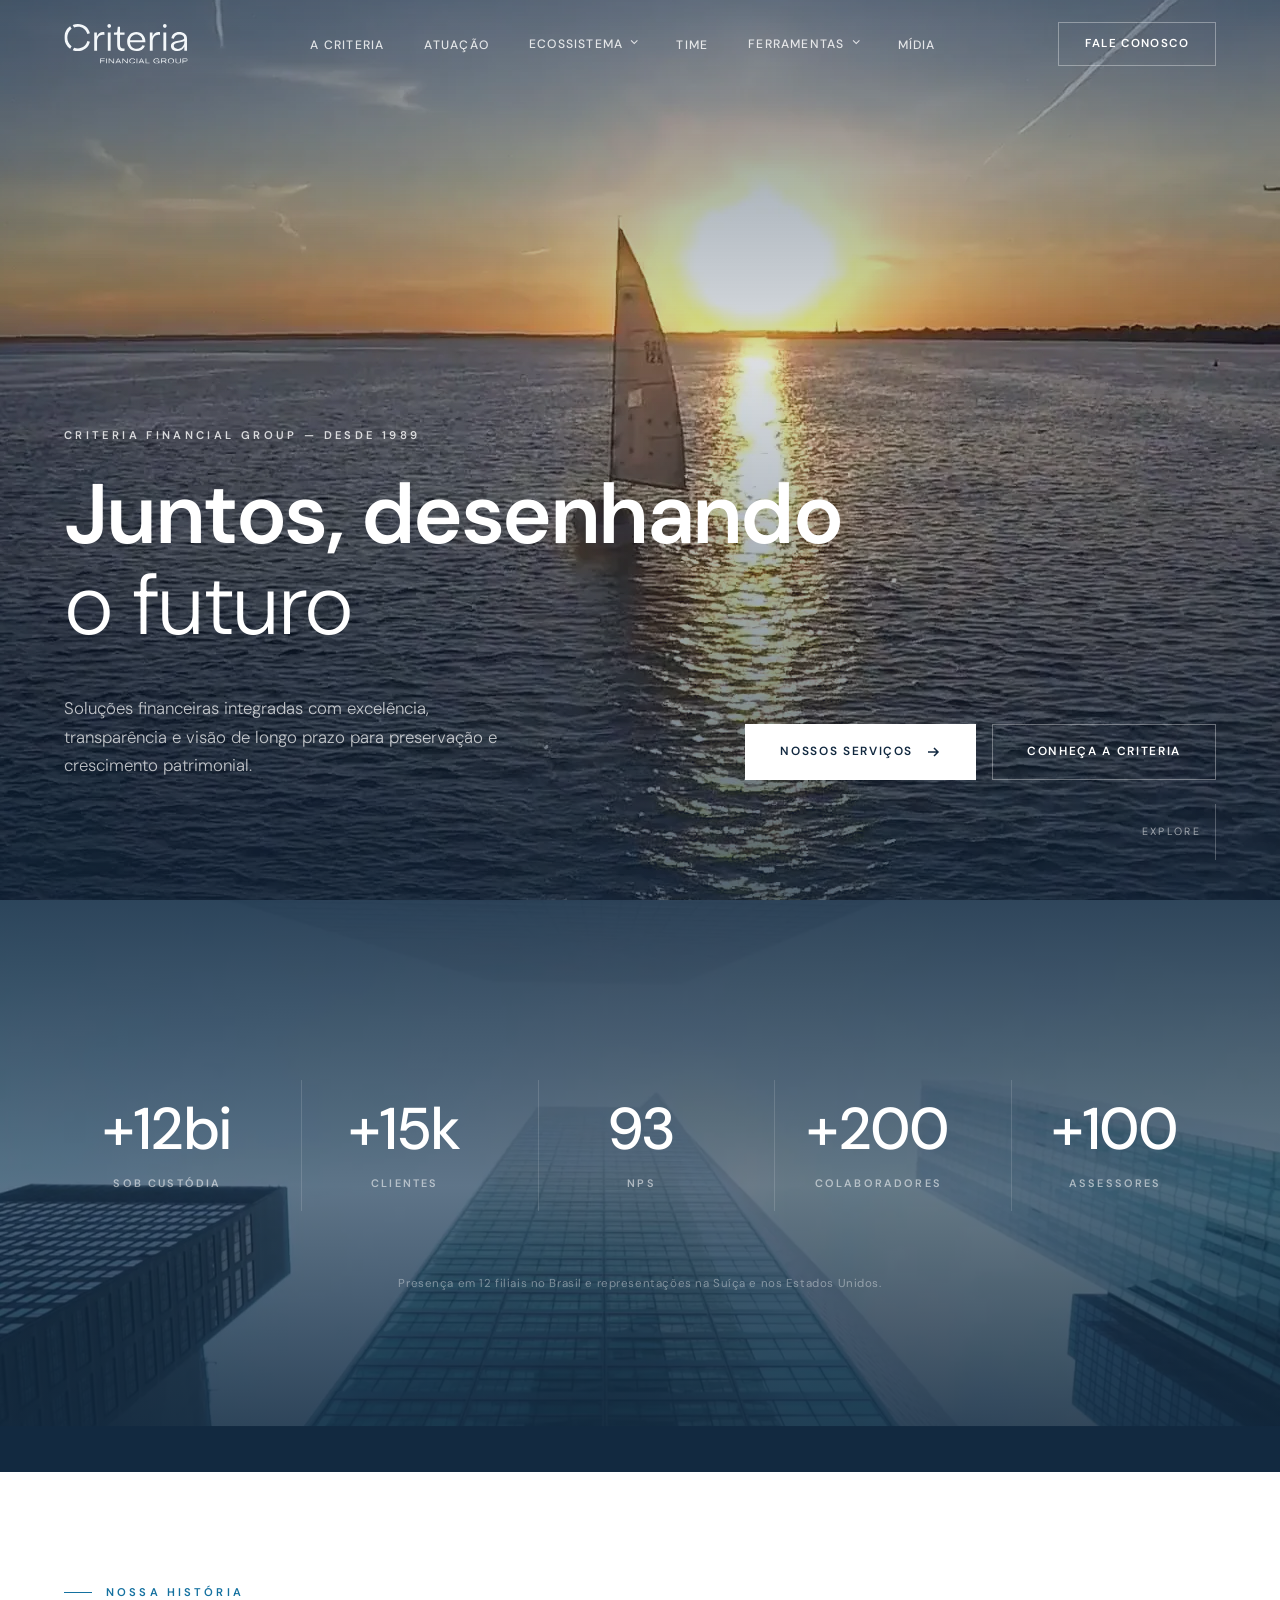
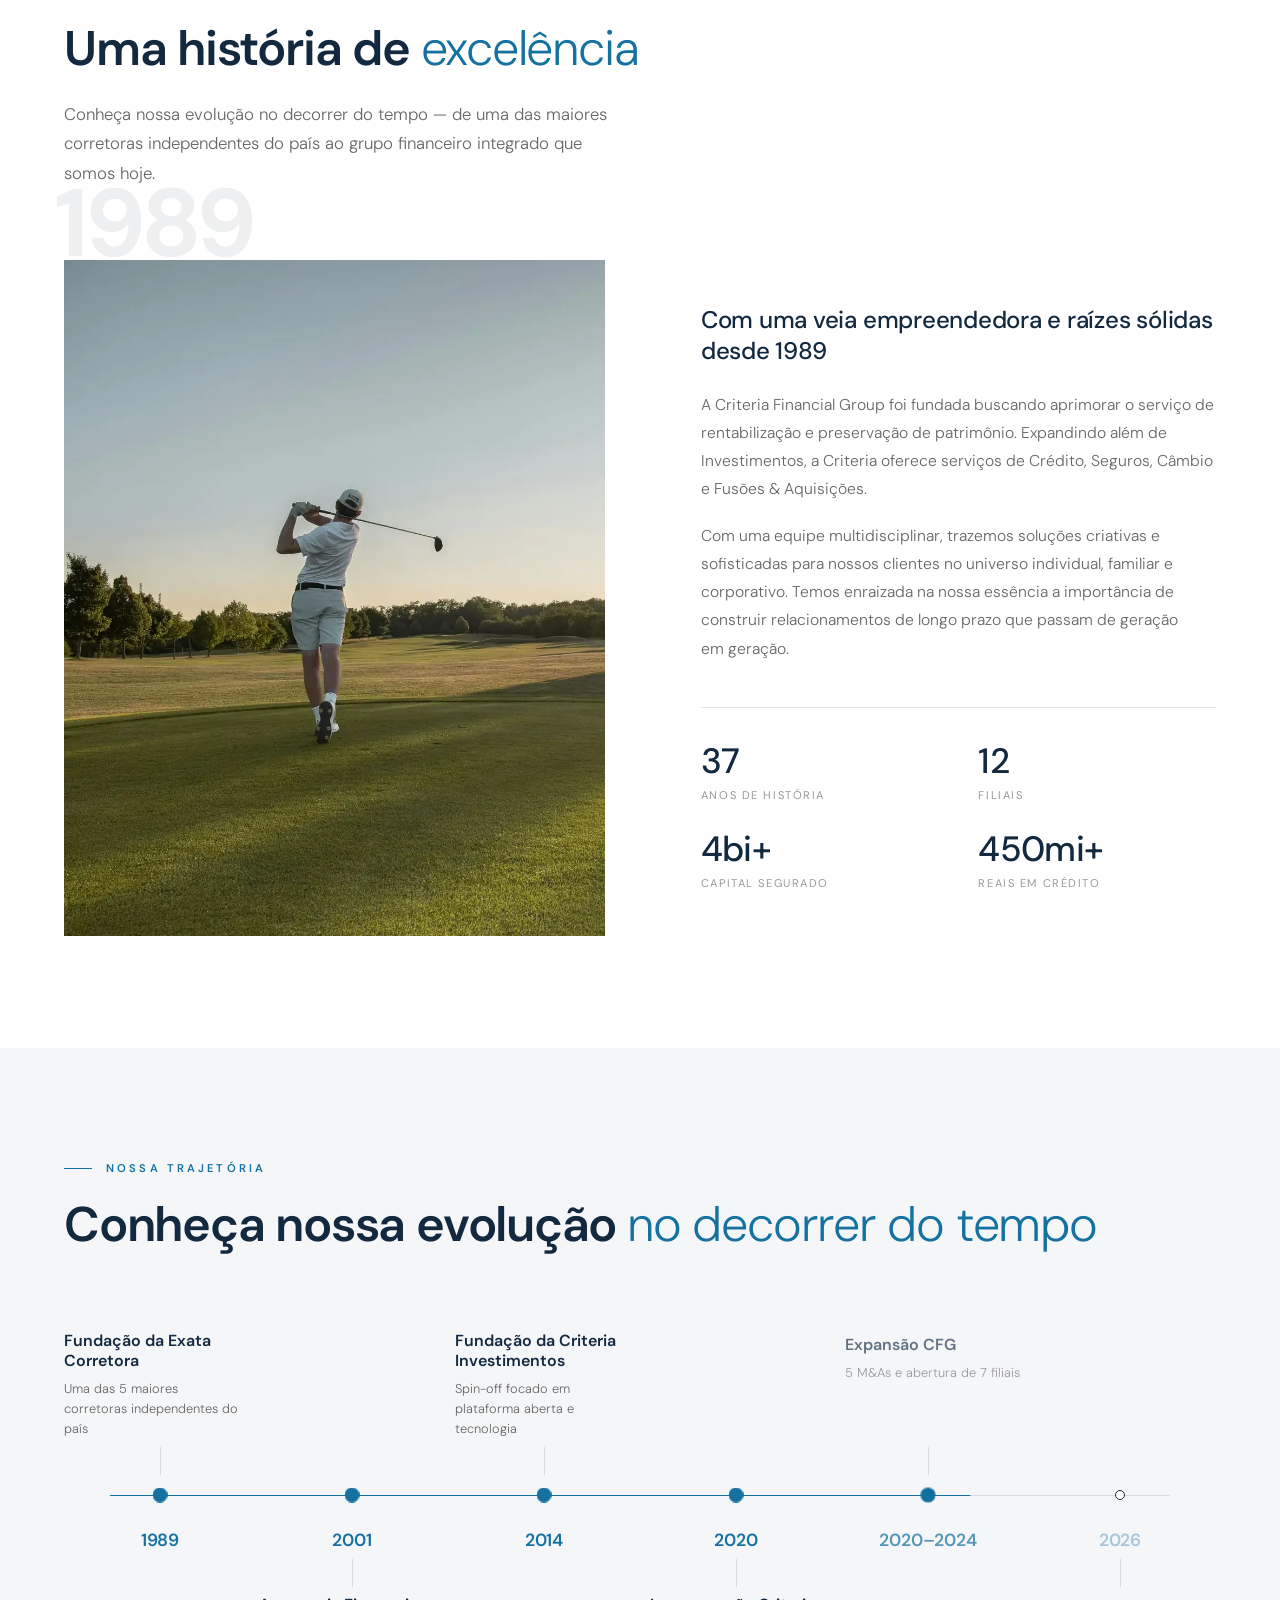
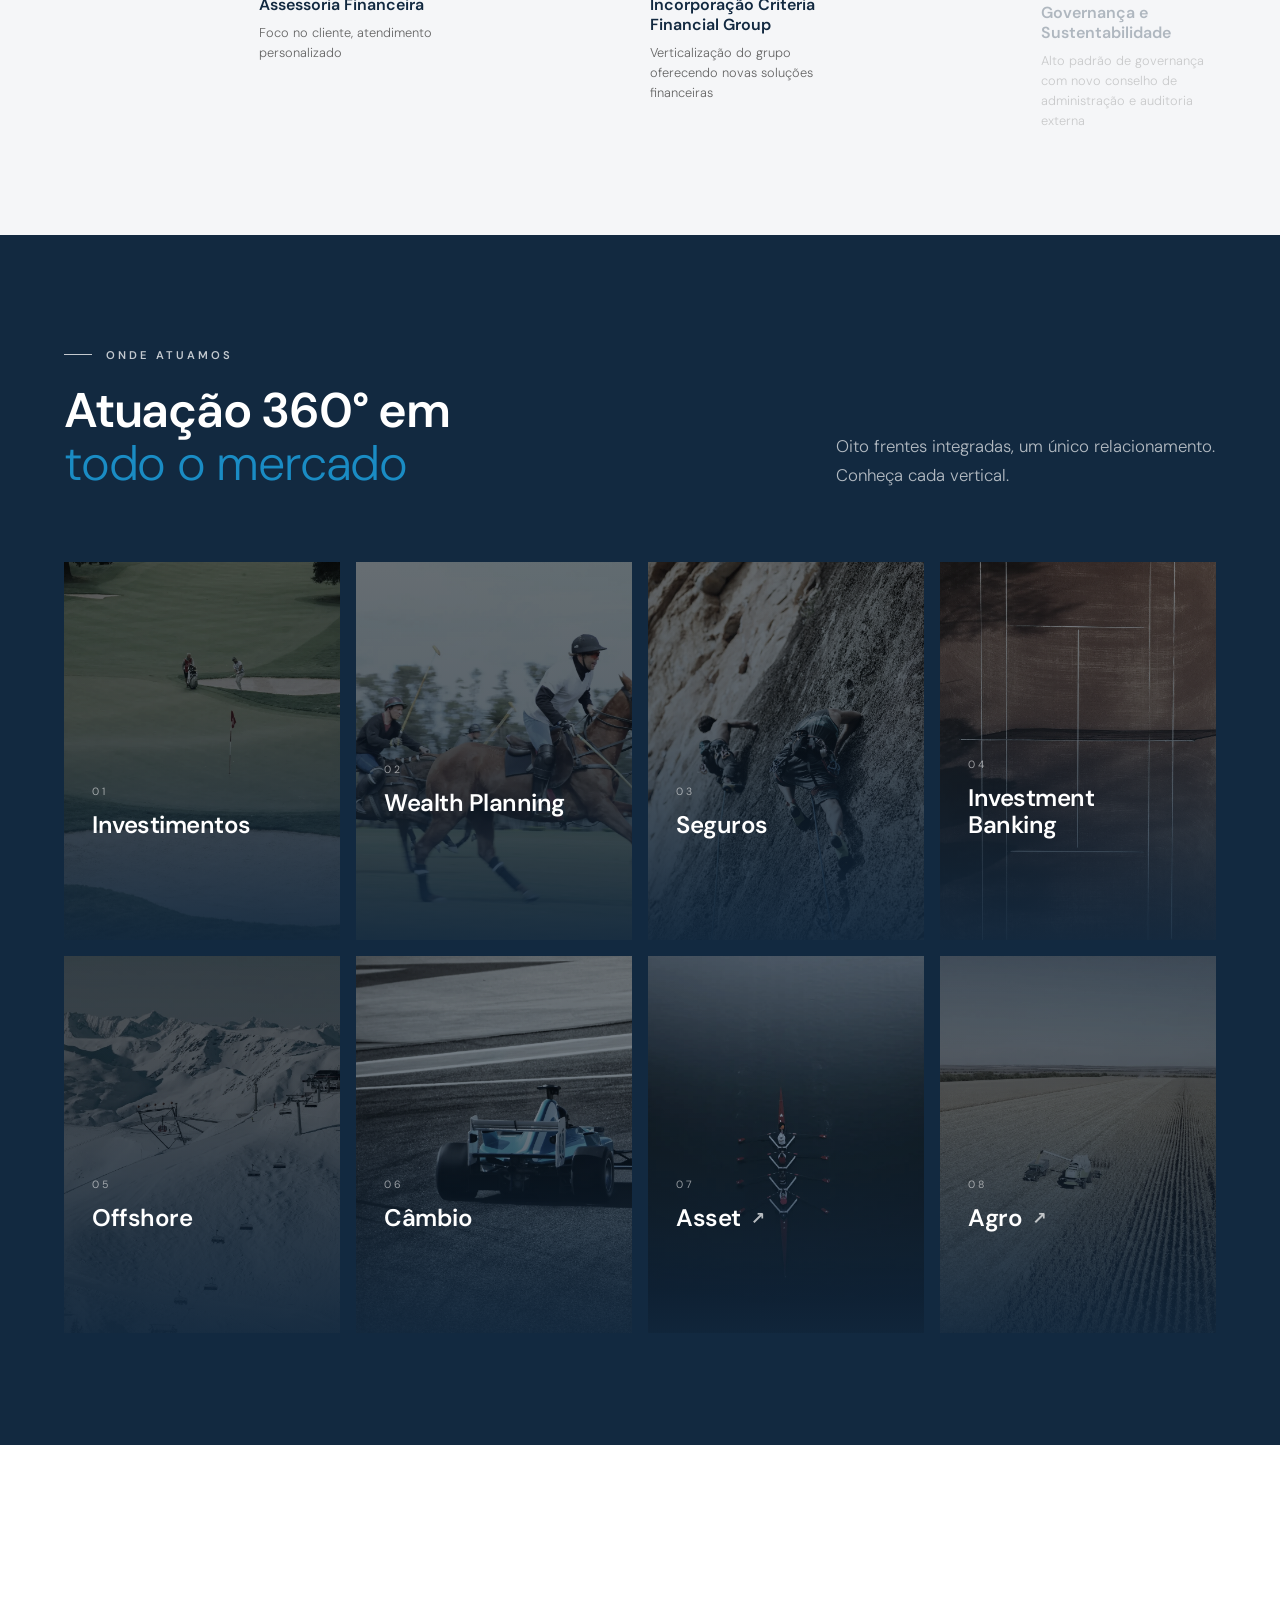
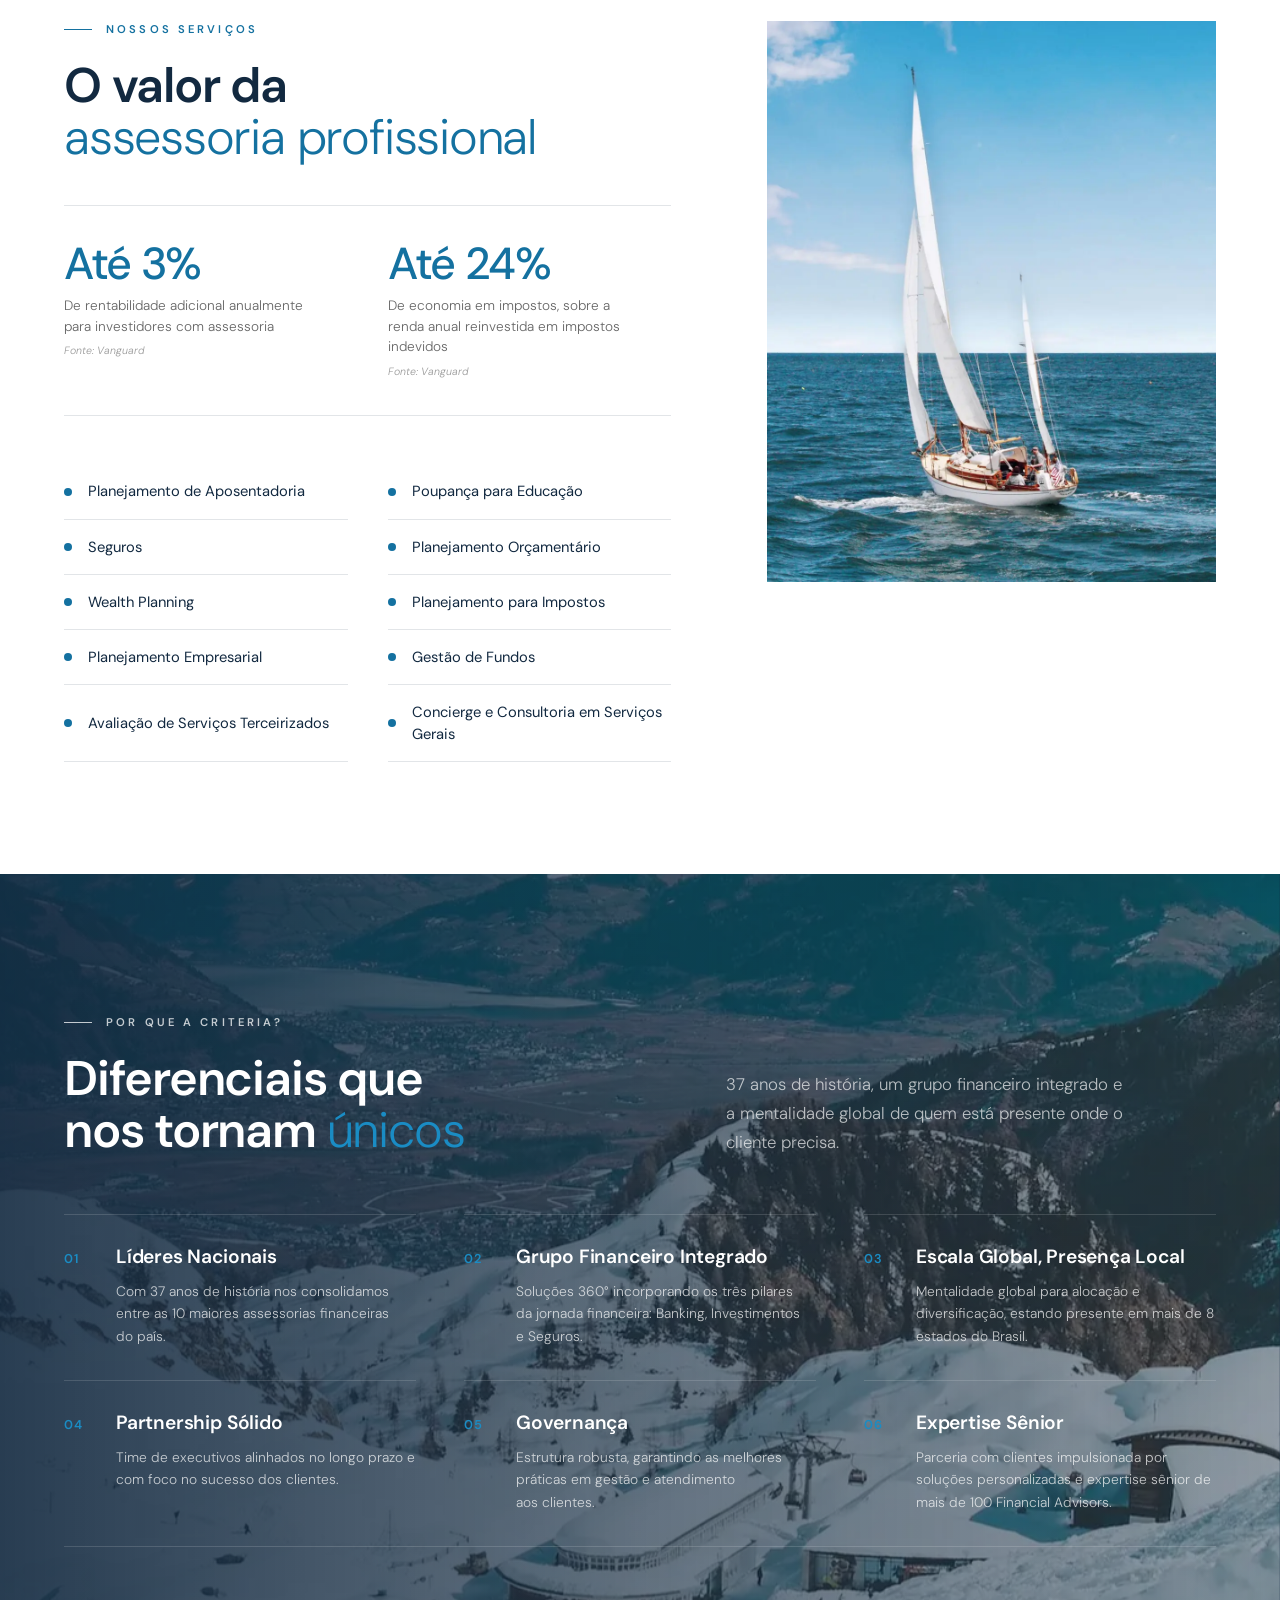
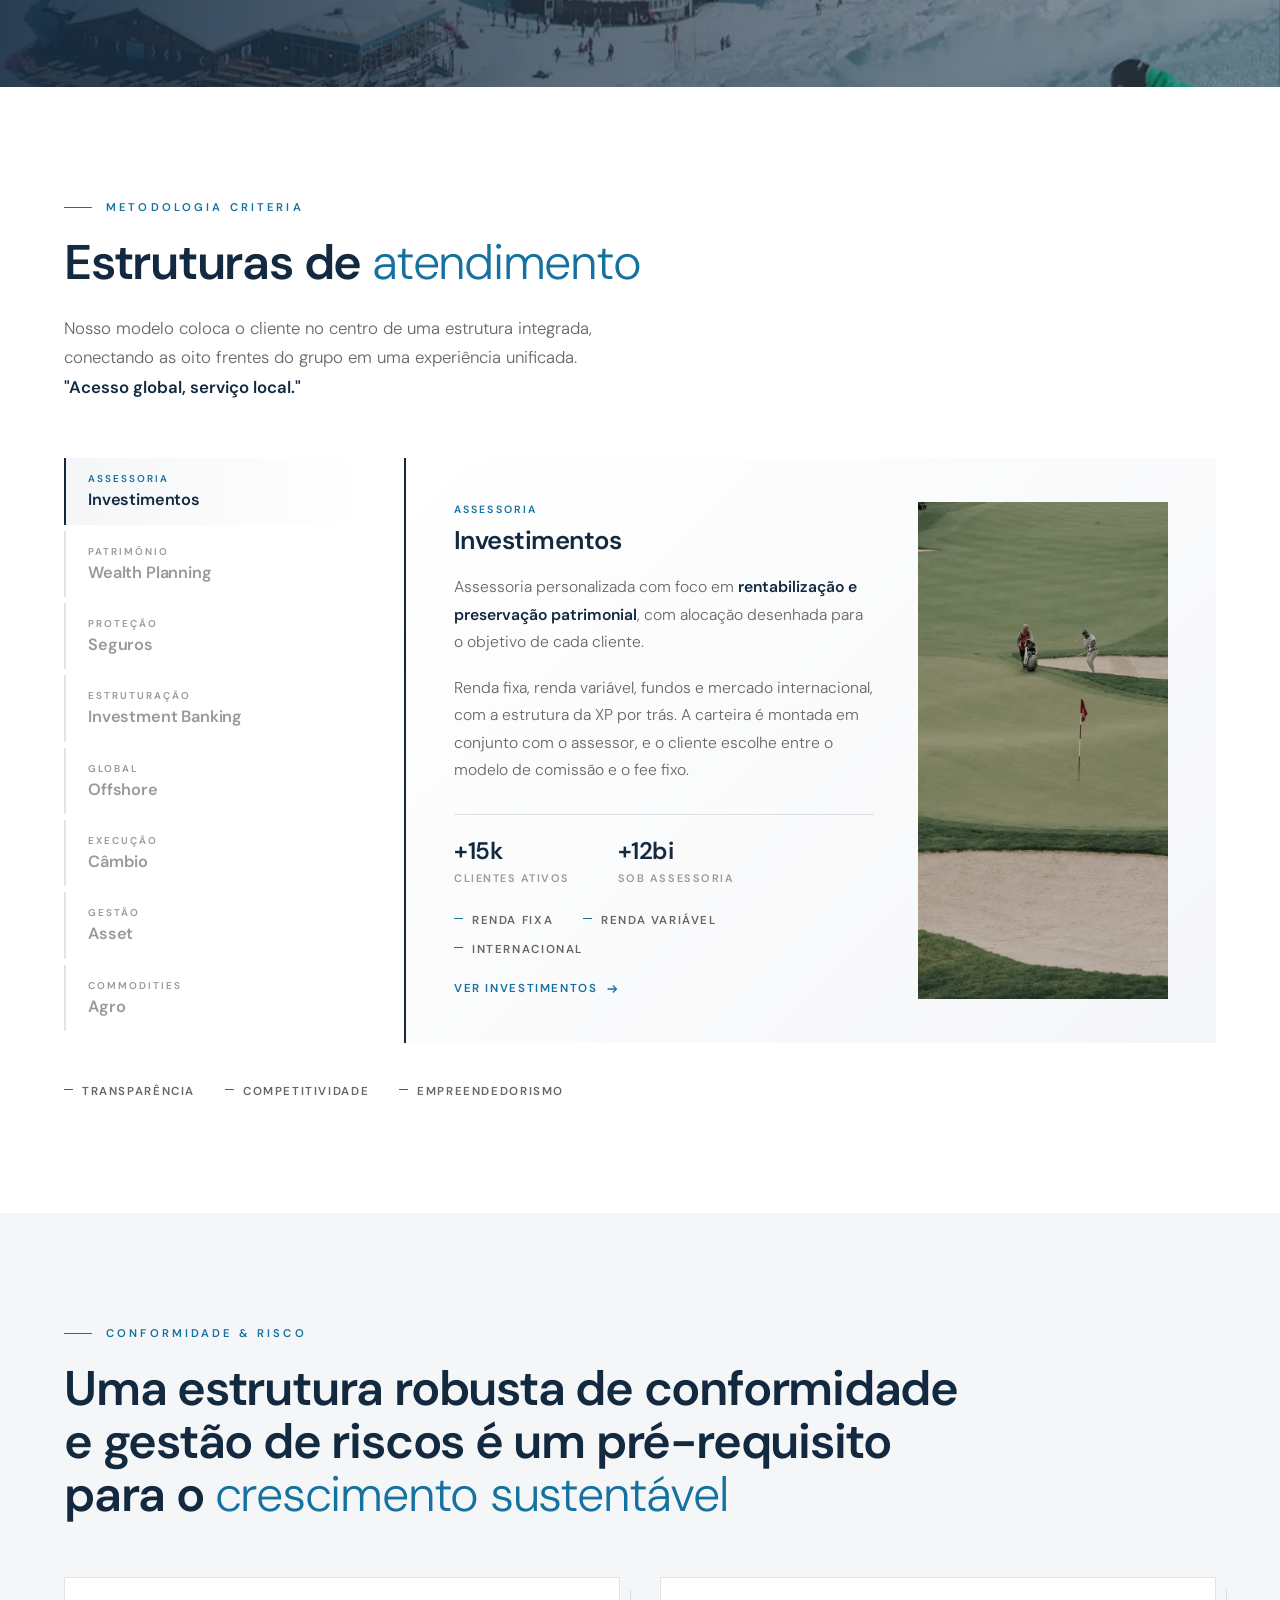
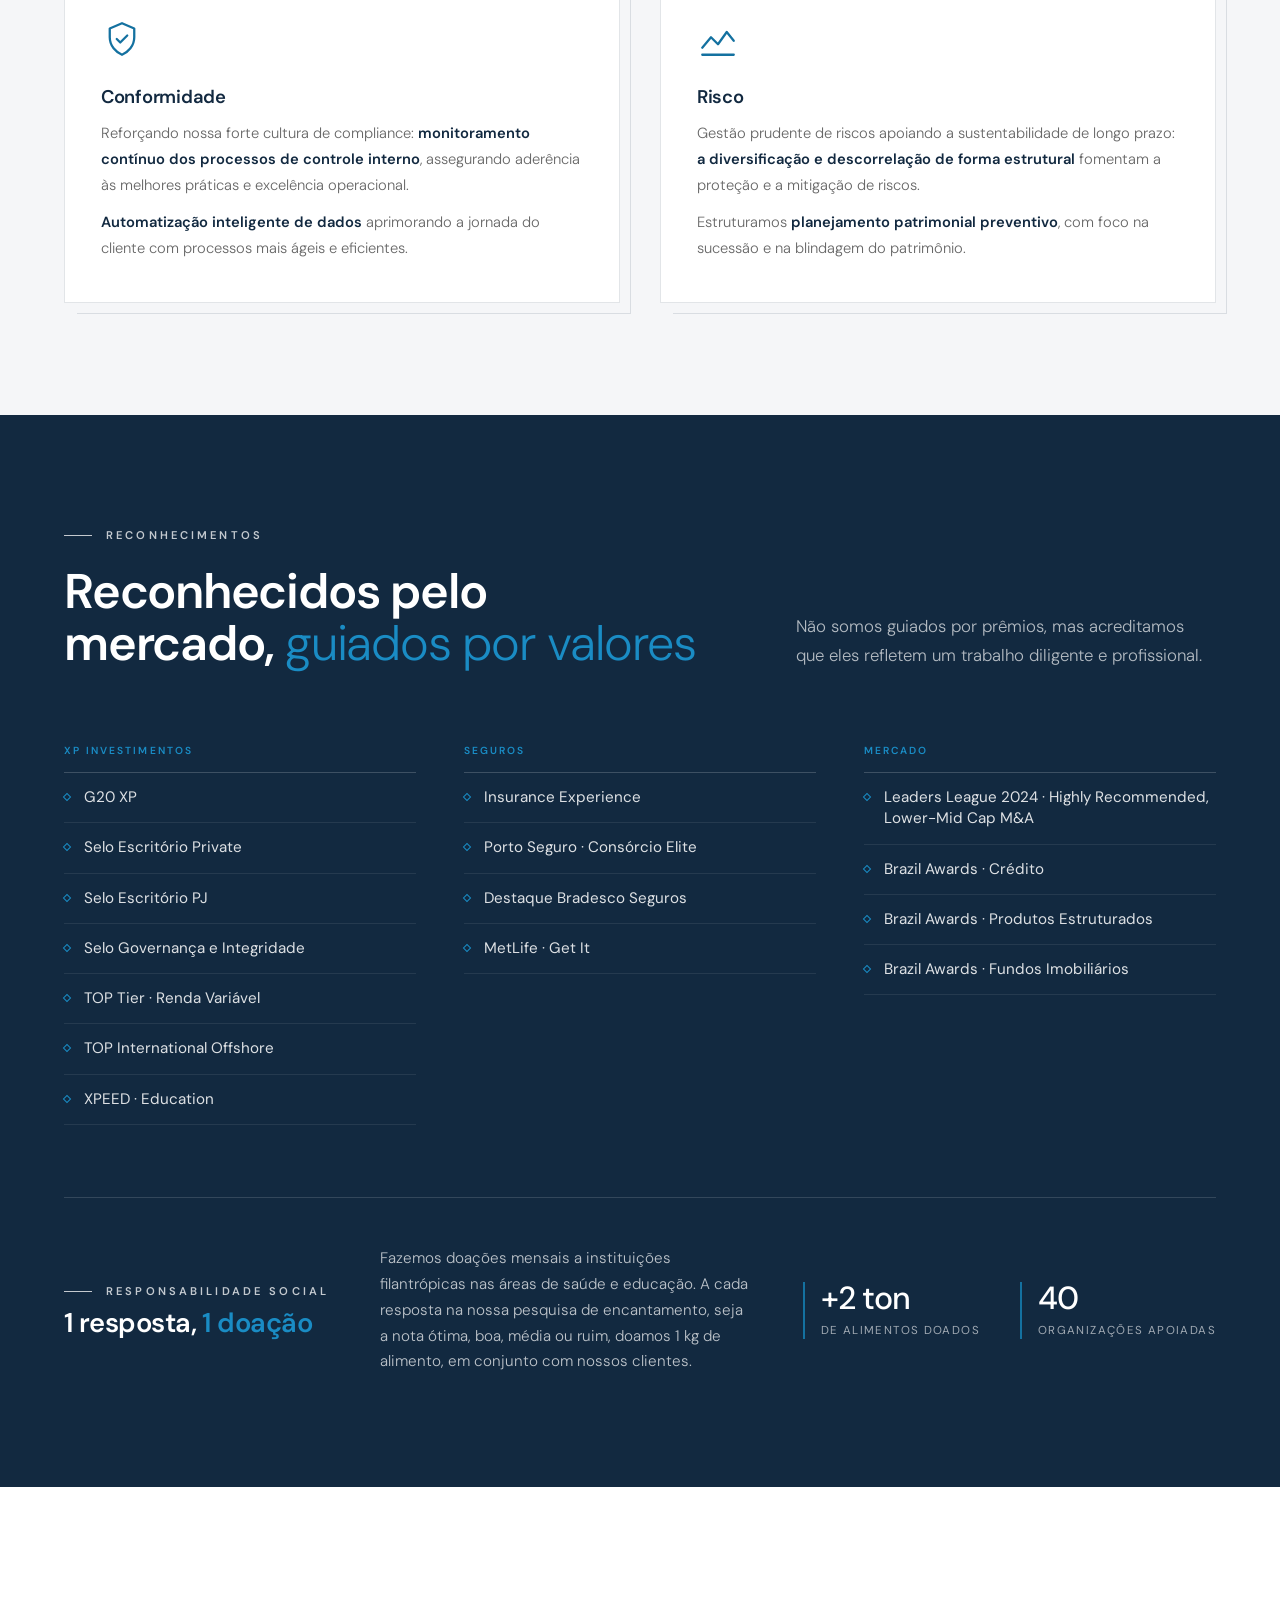
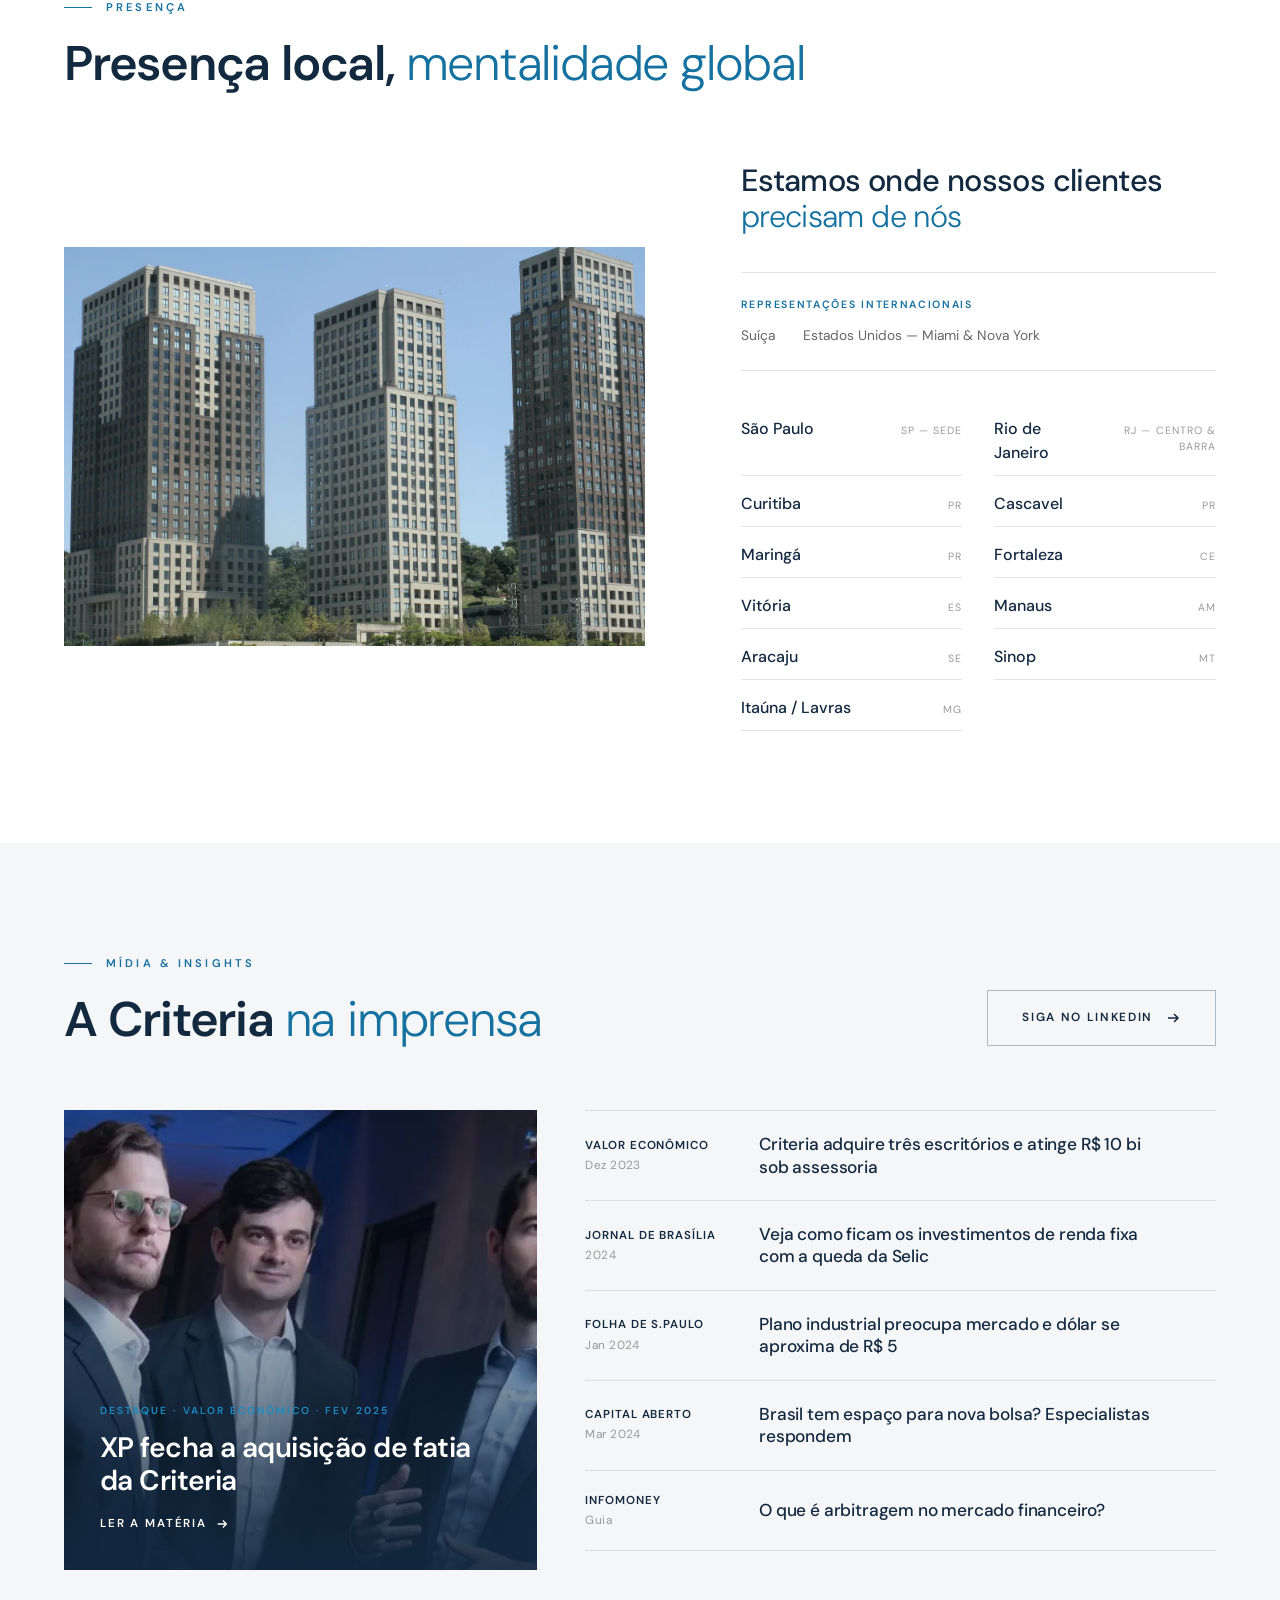
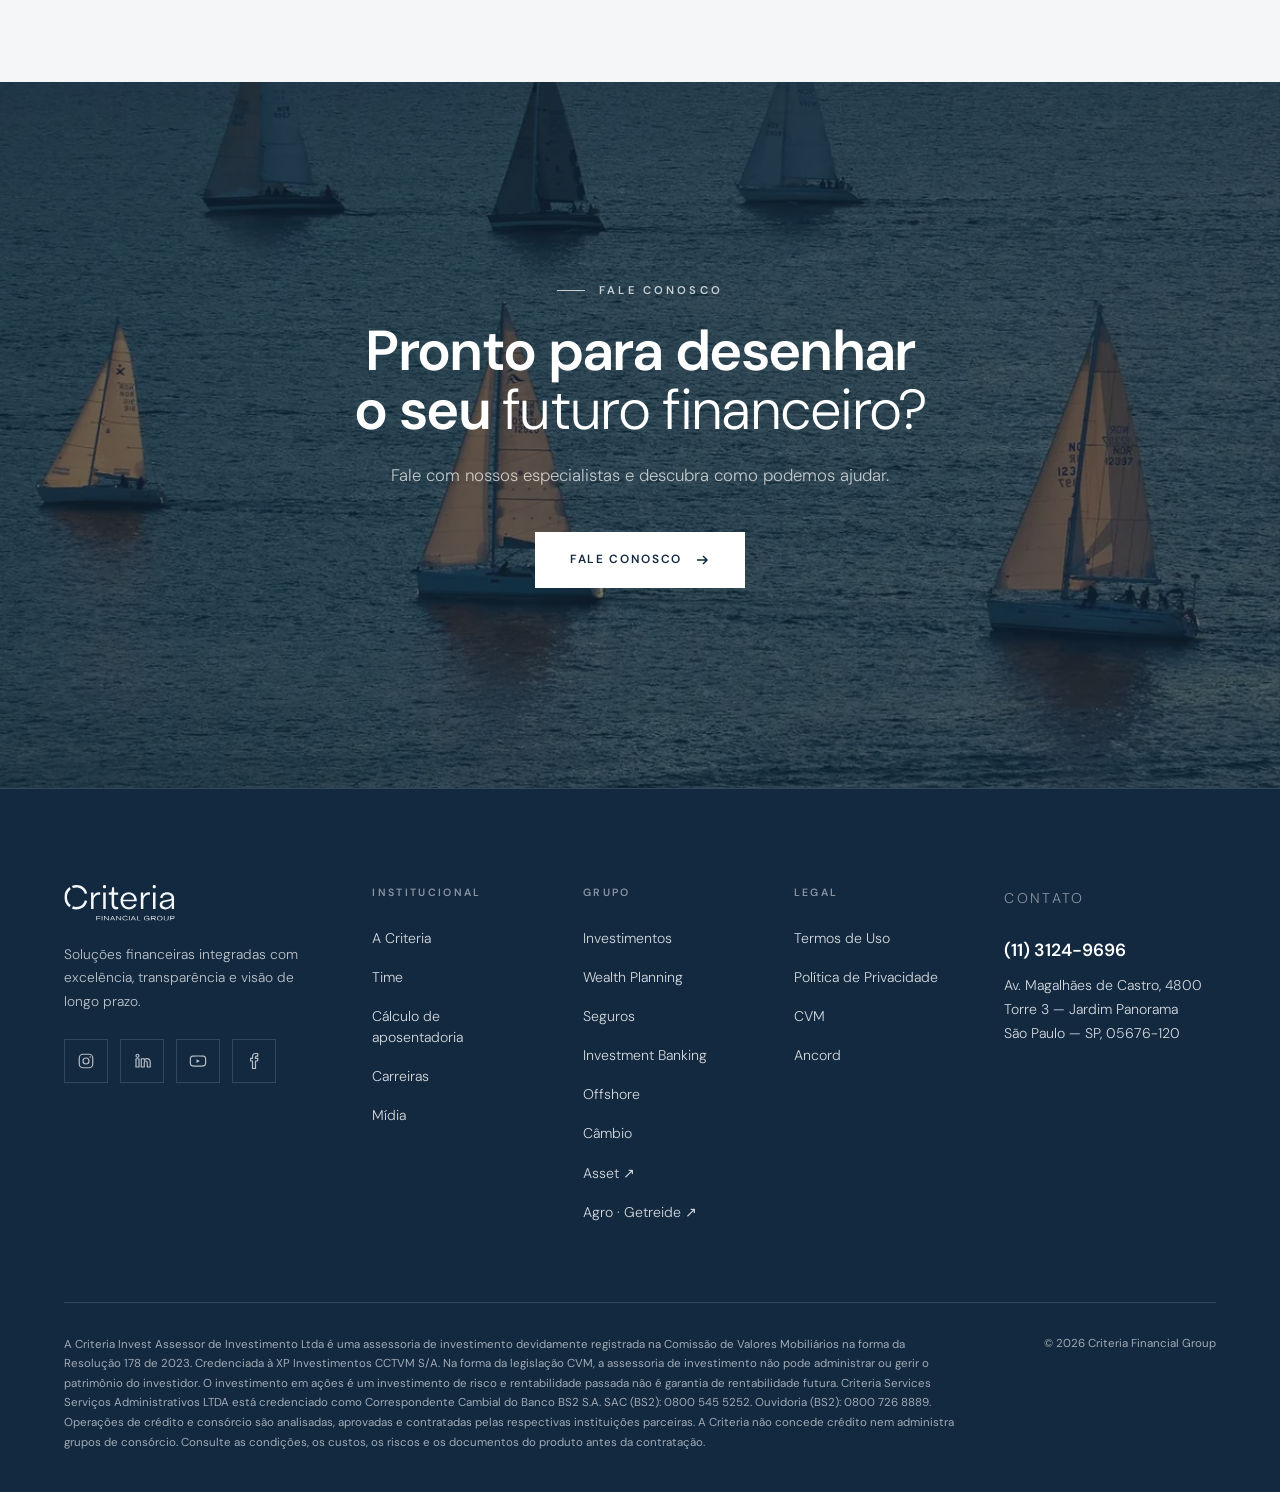
<file: index.html>
<!DOCTYPE html>
<html lang="pt-BR">
<head>
<meta charset="UTF-8">
<meta name="viewport" content="width=device-width, initial-scale=1.0">
<title>Criteria Financial Group — Juntos, desenhando o futuro</title>
<meta name="description" content="Soluções financeiras integradas com excelência, transparência e visão de longo prazo para preservação e crescimento patrimonial.">
<link rel="icon" type="image/png" sizes="32x32" href="favicon-32.png">
<link rel="icon" type="image/png" sizes="192x192" href="favicon-192.png">
<link rel="apple-touch-icon" href="apple-touch-icon.png">
<link rel="canonical" href="https://cebakz.github.io/criteria-site-v2/">
<meta property="og:type" content="website">
<meta property="og:site_name" content="Criteria Financial Group">
<meta property="og:title" content="Criteria Financial Group — Juntos, desenhando o futuro">
<meta property="og:description" content="Soluções financeiras integradas com excelência, transparência e visão de longo prazo para preservação e crescimento patrimonial.">
<meta property="og:url" content="https://cebakz.github.io/criteria-site-v2/">
<meta property="og:image" content="https://cebakz.github.io/criteria-site-v2/img/og.jpg">
<meta property="og:locale" content="pt_BR">
<meta name="twitter:card" content="summary_large_image">
<script type="application/ld+json">{"@context":"https://schema.org","@type":"FinancialService","name":"Criteria Financial Group","url":"https://cebakz.github.io/criteria-site-v2/","logo":"https://cebakz.github.io/criteria-site-v2/img/logo-criteria.svg","telephone":"+55 11 3124-9696","address":{"@type":"PostalAddress","streetAddress":"Av. Magalhães de Castro, 4800 — Torre 3","addressLocality":"São Paulo","addressRegion":"SP","postalCode":"05676-120","addressCountry":"BR"},"sameAs":["https://www.instagram.com/criteriainvestimentos","https://www.linkedin.com/company/criteria-financial-group/","https://youtube.com/@CriteriaInvestimentos","https://www.facebook.com/criteriafinancialgroup"]}</script>
<link rel="stylesheet" href="fonts/dm-sans.css">
<link rel="stylesheet" href="shared.css">
</head>
<body>

<!-- NAV -->
<a class="skip" href="#conteudo">Pular para o conteúdo</a>
<nav class="nav" id="nav" aria-label="Principal">
  <div class="nav__inner">
    <a href="#top" class="nav__logo"><img src="img/logo-criteria.svg" alt="Criteria Financial Group"></a>
    <ul class="nav__links">
      <li><a href="#top" class="nav__link">A Criteria</a></li>
      <li><a href="#services" class="nav__link">Atuação</a></li>
      <li class="nav__link--dd"><button type="button" class="nav__link nav__dd-btn" aria-haspopup="true" aria-expanded="false">Ecossistema</button>
        <div class="nav__dd">
          <a href="investimentos.html">Investimentos</a><a href="wealth.html">Wealth Planning</a><a href="seguros.html">Seguros</a>
          <a href="investment-banking.html">Investment Banking</a><a href="offshore.html">Offshore</a><a href="cambio.html">Câmbio</a>
          <span class="nav__dd-sep">Sites próprios</span>
          <a href="https://cfgasset.com.br/" target="_blank" rel="noopener" class="nav__dd-ext">Asset<span aria-hidden="true">↗</span></a><a href="https://www.gtrd.com.br/sobre" target="_blank" rel="noopener" class="nav__dd-ext">Agro · Getreide<span aria-hidden="true">↗</span></a>
        </div>
      </li>
      <li><a href="time.html" class="nav__link">Time</a></li>
      <li class="nav__link--dd"><button type="button" class="nav__link nav__dd-btn" aria-haspopup="true" aria-expanded="false">Ferramentas</button>
        <div class="nav__dd">
          <a href="aposentadoria.html">Cálculo de aposentadoria</a>
        </div>
      </li>
      <li><a href="#insights" class="nav__link">Mídia</a></li>
    </ul>
    <a href="contato.html" class="nav__cta">Fale Conosco</a>
    <button type="button" class="nav__burger" id="burger" aria-label="Abrir menu" aria-expanded="false" aria-controls="mobileMenu"><span></span><span></span><span></span></button>
  </div>
</nav>
<div class="mobile-menu" id="mobileMenu">
  <a href="#top">A Criteria</a>
  <a href="#services">Atuação</a>
  <a href="time.html">Time</a>
  <a href="#insights">Mídia</a>
  <a href="contato.html">Contato</a>
  <small>Ecossistema</small>
  <div class="sub"><a href="investimentos.html">Investimentos</a><a href="wealth.html">Wealth Planning</a><a href="seguros.html">Seguros</a><a href="investment-banking.html">Investment Banking</a><a href="offshore.html">Offshore</a><a href="cambio.html">Câmbio</a><a href="https://cfgasset.com.br/" target="_blank" rel="noopener">Asset ↗</a><a href="https://www.gtrd.com.br/sobre" target="_blank" rel="noopener">Agro · Getreide ↗</a></div>
  <small>Ferramentas</small>
  <div class="sub"><a href="aposentadoria.html">Cálculo de aposentadoria</a></div>
</div>

<main id="conteudo">
<!-- HERO -->
<section class="hero" id="top">
  <div class="hero__media">
    <img src="img/hero-vela-poster.webp" alt="" fetchpriority="high">
    <video muted loop playsinline preload="none" poster="img/hero-vela-poster.webp" data-src="video/hero-vela.mp4"></video>
  </div>
  <div class="hero__overlay"></div>
  <div class="hero__content">
    <div class="hero__label" data-hero>Criteria Financial Group &mdash; Desde 1989</div>
    <h1 class="hero__title">
      <span class="line"><span>Juntos, desenhando</span></span>
      <span class="line"><span><em>o futuro</em></span></span>
    </h1>
    <div class="hero__row">
      <p class="hero__sub" data-hero>Soluções financeiras integradas com excelência, transparência e visão de longo prazo para preservação e crescimento patrimonial.</p>
      <div class="hero__ctas" data-hero>
        <a href="#services" class="btn btn--solid">Nossos Serviços <svg viewBox="0 0 16 16" fill="none"><path d="M3 8h10M9 4l4 4-4 4" stroke="currentColor" stroke-width="1.5"/></svg></a>
        <a href="#about" class="btn btn--ghost">Conheça a Criteria</a>
      </div>
    </div>
  </div>
  <div class="hero__scroll"><span>Explore</span><i></i></div>
</section>

<!-- NUMBERS -->
<section class="numbers">
  <div class="media media--parallax">
    <video muted loop playsinline preload="none" poster="img/numeros-torres-poster.webp" data-src="video/numeros-torres.mp4" style="position:absolute;inset:0;width:100%;height:100%;object-fit:cover;"></video>
  </div>
  <div class="wrap">
    <div class="numbers__grid">
      <div class="num reveal"><div class="num__v" data-count="12" data-prefix="+" data-suffix="bi">+12bi</div><div class="num__l">Sob Custódia</div></div>
      <div class="num reveal"><div class="num__v" data-count="15" data-prefix="+" data-suffix="k">+15k</div><div class="num__l">Clientes</div></div>
      <div class="num reveal"><div class="num__v" data-count="93">93</div><div class="num__l">NPS</div></div>
      <div class="num reveal"><div class="num__v" data-count="200" data-prefix="+">+200</div><div class="num__l">Colaboradores</div></div>
      <div class="num reveal"><div class="num__v" data-count="100" data-prefix="+">+100</div><div class="num__l">Assessores</div></div>
    </div>
    <div class="numbers__note reveal">Presença em 12 filiais no Brasil e representações na Suíça e nos Estados Unidos.</div>
  </div>
</section>

<!-- 01 · NOSSA HISTÓRIA -->
<section class="section bg-white" id="about">
  <div class="wrap">
    <div class="label reveal">Nossa História</div>
    <h2 class="h2 reveal">Uma história de <em>excelência</em></h2>
    <p class="lead reveal">Conheça nossa evolução no decorrer do tempo — de uma das maiores corretoras independentes do país ao grupo financeiro integrado que somos hoje.</p>
    <div class="about__grid">
      <div class="about__media">
        <div class="about__year reveal">1989</div>
        <div class="media img-reveal about__main"><img src="img/historia-golfe.webp" alt="Golfista ao entardecer" loading="lazy"></div>
      </div>
      <div class="about__body reveal">
        <h3>Com uma veia empreendedora e raízes sólidas desde 1989</h3>
        <p>A Criteria Financial Group foi fundada buscando aprimorar o serviço de rentabilização e preservação de patrimônio. Expandindo além de Investimentos, a Criteria oferece serviços de Crédito, Seguros, Câmbio e Fusões & Aquisições.</p>
        <p>Com uma equipe multidisciplinar, trazemos soluções criativas e sofisticadas para nossos clientes no universo individual, familiar e corporativo. Temos enraizada na nossa essência a importância de construir relacionamentos de longo prazo que passam de geração em geração.</p>
        <div class="about__stats">
          <div><div class="stat__v">37</div><div class="stat__l">Anos de História</div></div>
          <div><div class="stat__v">12</div><div class="stat__l">Filiais</div></div>
          <div><div class="stat__v">4bi+</div><div class="stat__l">Capital Segurado</div></div>
          <div><div class="stat__v">450mi+</div><div class="stat__l">Reais em Crédito</div></div>
        </div>
      </div>
    </div>
  </div>
</section>

<!-- TIMELINE -->
<section class="section bg-sand">
  <div class="wrap">
    <div class="label reveal">Nossa Trajetória</div>
    <h2 class="h2 reveal">Conheça nossa evolução <em>no decorrer do tempo</em></h2>
    <div class="tl reveal">
      <div class="tl__row tl__row--top">
        <div class="tl__cell" data-year="1989" style="--o:1"><div class="tl__cell-title">Fundação da Exata Corretora</div><div class="tl__cell-text">Uma das 5 maiores corretoras independentes do país</div></div>
        <div class="tl__cell"></div>
        <div class="tl__cell" data-year="2014" style="--o:3"><div class="tl__cell-title">Fundação da Criteria Investimentos</div><div class="tl__cell-text">Spin-off focado em plataforma aberta e tecnologia</div></div>
        <div class="tl__cell"></div>
        <div class="tl__cell" data-year="2020–2024" style="--o:5"><div class="tl__cell-title">Expansão CFG</div><div class="tl__cell-text">5 M&As e abertura de 7 filiais</div></div>
        <div class="tl__cell"></div>
      </div>
      <div class="tl__stems">
        <div class="tl__stem"><div class="tl__stem-line"></div></div><div class="tl__stem"></div><div class="tl__stem"><div class="tl__stem-line"></div></div><div class="tl__stem"></div><div class="tl__stem"><div class="tl__stem-line"></div></div><div class="tl__stem"></div>
      </div>
      <div class="tl__line-wrap">
        <div class="tl__line"></div><div class="tl__progress" id="tlProgress"></div>
        <div class="tl__dots">
          <div class="tl__dot"><div class="tl__dot-circle"></div></div><div class="tl__dot"><div class="tl__dot-circle"></div></div><div class="tl__dot"><div class="tl__dot-circle"></div></div><div class="tl__dot"><div class="tl__dot-circle"></div></div><div class="tl__dot"><div class="tl__dot-circle"></div></div><div class="tl__dot"><div class="tl__dot-circle"></div></div>
        </div>
      </div>
      <div class="tl__years">
        <div class="tl__year">1989</div><div class="tl__year">2001</div><div class="tl__year">2014</div><div class="tl__year">2020</div><div class="tl__year">2020–2024</div><div class="tl__year">2026</div>
      </div>
      <div class="tl__stems">
        <div class="tl__stem"></div><div class="tl__stem"><div class="tl__stem-line"></div></div><div class="tl__stem"></div><div class="tl__stem"><div class="tl__stem-line"></div></div><div class="tl__stem"></div><div class="tl__stem"><div class="tl__stem-line"></div></div>
      </div>
      <div class="tl__row tl__row--bottom">
        <div class="tl__cell"></div>
        <div class="tl__cell" data-year="2001" style="--o:2"><div class="tl__cell-title">Assessoria Financeira</div><div class="tl__cell-text">Foco no cliente, atendimento personalizado</div></div>
        <div class="tl__cell"></div>
        <div class="tl__cell" data-year="2020" style="--o:4"><div class="tl__cell-title">Incorporação Criteria Financial Group</div><div class="tl__cell-text">Verticalização do grupo oferecendo novas soluções financeiras</div></div>
        <div class="tl__cell"></div>
        <div class="tl__cell" data-year="2026" style="--o:6"><div class="tl__cell-title">Governança e Sustentabilidade</div><div class="tl__cell-text">Alto padrão de governança com novo conselho de administração e auditoria externa</div></div>
      </div>
    </div>
  </div>
</section>

<!-- ONDE ATUAMOS -->
<section class="section bg-ink" id="services">
  <div class="wrap">
    <div class="services__head">
      <div>
        <div class="label label--light reveal">Onde Atuamos</div>
        <h2 class="h2 h2--light reveal">Atuação 360° em <em>todo o mercado</em></h2>
      </div>
      <p class="lead lead--light reveal" style="margin-top:0;max-width:380px;">Oito frentes integradas, um único relacionamento. Conheça cada vertical.</p>
    </div>
    <div class="services__grid">
      <a href="investimentos.html" class="svc reveal" data-service="investimentos"><img src="img/card-investimentos.webp" alt="" loading="lazy"><div class="svc__body"><div class="svc__num">01</div><div class="svc__title">Investimentos</div><div class="svc__desc">Assessoria personalizada com foco em rentabilização e preservação patrimonial.</div><span class="link svc__more">Saiba mais <svg viewBox="0 0 16 16" fill="none"><path d="M3 8h10M9 4l4 4-4 4" stroke="currentColor" stroke-width="1.5"/></svg></span></div></a>
      <a href="wealth.html" class="svc reveal" data-service="wealth"><img src="img/card-wealth.webp" alt="" loading="lazy"><div class="svc__body"><div class="svc__num">02</div><div class="svc__title">Wealth Planning</div><div class="svc__desc">Sucessão, tributos, imóveis, liquidez sucessória e estruturas no exterior, pensados como uma engenharia só.</div><span class="link svc__more">Saiba mais <svg viewBox="0 0 16 16" fill="none"><path d="M3 8h10M9 4l4 4-4 4" stroke="currentColor" stroke-width="1.5"/></svg></span></div></a>
      <a href="seguros.html" class="svc reveal" data-service="seguros"><img src="img/card-seguros.webp" alt="" loading="lazy"><div class="svc__body"><div class="svc__num">03</div><div class="svc__title">Seguros</div><div class="svc__desc">Soluções completas em seguros, com mais de R$ 4 bilhões em capital segurado.</div><span class="link svc__more">Saiba mais <svg viewBox="0 0 16 16" fill="none"><path d="M3 8h10M9 4l4 4-4 4" stroke="currentColor" stroke-width="1.5"/></svg></span></div></a>
      <a href="investment-banking.html" class="svc reveal" data-service="ib"><img src="img/card-ib.webp" alt="" loading="lazy"><div class="svc__body"><div class="svc__num">04</div><div class="svc__title">Investment Banking</div><div class="svc__desc">Assessoria em fusões, aquisições, estruturação de capital e operações de M&A.</div><span class="link svc__more">Saiba mais <svg viewBox="0 0 16 16" fill="none"><path d="M3 8h10M9 4l4 4-4 4" stroke="currentColor" stroke-width="1.5"/></svg></span></div></a>
      <a href="offshore.html" class="svc reveal" data-service="offshore"><img src="img/card-offshore.webp" alt="" loading="lazy"><div class="svc__body"><div class="svc__num">05</div><div class="svc__title">Offshore</div><div class="svc__desc">Estruturação e gestão de investimentos internacionais com visão global.</div><span class="link svc__more">Saiba mais <svg viewBox="0 0 16 16" fill="none"><path d="M3 8h10M9 4l4 4-4 4" stroke="currentColor" stroke-width="1.5"/></svg></span></div></a>
      <a href="cambio.html" class="svc reveal" data-service="cambio"><img src="img/card-cambio.webp" alt="" loading="lazy"><div class="svc__body"><div class="svc__num">06</div><div class="svc__title">Câmbio</div><div class="svc__desc">Operações de câmbio com taxas competitivas e agilidade no atendimento.</div><span class="link svc__more">Saiba mais <svg viewBox="0 0 16 16" fill="none"><path d="M3 8h10M9 4l4 4-4 4" stroke="currentColor" stroke-width="1.5"/></svg></span></div></a>
      <a href="https://cfgasset.com.br/" target="_blank" rel="noopener" class="svc svc--ext reveal" data-service="asset"><img src="img/card-asset.webp" alt="" loading="lazy"><div class="svc__body"><div class="svc__num">07</div><div class="svc__title">Asset<span class="svc__ext" aria-hidden="true">↗</span></div><div class="svc__desc">Gestão de recursos e fundos do grupo, em site próprio.</div><span class="link svc__more">Ir para cfgasset.com.br <svg viewBox="0 0 16 16" fill="none"><path d="M3 8h10M9 4l4 4-4 4" stroke="currentColor" stroke-width="1.5"/></svg></span></div></a>
      <a href="https://www.gtrd.com.br/sobre" target="_blank" rel="noopener" class="svc svc--ext reveal" data-service="agro"><img src="img/card-agro.webp" alt="" loading="lazy"><div class="svc__body"><div class="svc__num">08</div><div class="svc__title">Agro<span class="svc__ext" aria-hidden="true">↗</span></div><div class="svc__desc">Getreide: hedge e mercado futuro de commodities agrícolas, em site próprio.</div><span class="link svc__more">Ir para gtrd.com.br <svg viewBox="0 0 16 16" fill="none"><path d="M3 8h10M9 4l4 4-4 4" stroke="currentColor" stroke-width="1.5"/></svg></span></div></a>
    </div>
  </div>
</section>

<!-- 02 · NOSSOS SERVIÇOS -->
<section class="section bg-white">
  <div class="wrap">
    <div class="os__layout">
      <div>
        <div class="label reveal">Nossos Serviços</div>
        <h2 class="h2 reveal">O valor da <em>assessoria profissional</em></h2>
        <div class="os__stats reveal">
          <div><div class="os__stat-v">Até 3%</div><div class="os__stat-s">De rentabilidade adicional anualmente para investidores com assessoria</div><div class="os__stat-src">Fonte: Vanguard</div></div>
          <div><div class="os__stat-v">Até 24%</div><div class="os__stat-s">De economia em impostos, sobre a renda anual reinvestida em impostos indevidos</div><div class="os__stat-src">Fonte: Vanguard</div></div>
        </div>
        <div class="os__grid reveal">
          <div class="os__item"><i></i>Planejamento de Aposentadoria</div>
          <div class="os__item"><i></i>Poupança para Educação</div>
          <div class="os__item"><i></i>Seguros</div>
          <div class="os__item"><i></i>Planejamento Orçamentário</div>
          <div class="os__item"><i></i>Wealth Planning</div>
          <div class="os__item"><i></i>Planejamento para Impostos</div>
          <div class="os__item"><i></i>Planejamento Empresarial</div>
          <div class="os__item"><i></i>Gestão de Fundos</div>
          <div class="os__item"><i></i>Avaliação de Serviços Terceirizados</div>
          <div class="os__item"><i></i>Concierge e Consultoria em Serviços Gerais</div>
        </div>
      </div>
      <div class="media img-reveal os__media"><img src="img/servicos-vela.webp" alt="Veleiro em mar aberto" loading="lazy"></div>
    </div>
  </div>
</section>

<!-- POR QUE A CRITERIA -->
<section class="why">
  <div class="media media--parallax"><img src="img/why-alpes.webp" alt="" loading="lazy"></div>
  <div class="wrap why__inner">
    <div class="why__head">
      <div>
        <div class="label label--light reveal">Por que a Criteria?</div>
        <h2 class="h2 h2--light reveal">Diferenciais que nos tornam <em>únicos</em></h2>
      </div>
      <p class="lead lead--light reveal">37 anos de história, um grupo financeiro integrado e a mentalidade global de quem está presente onde o cliente precisa.</p>
    </div>
    <ul class="why__list">
        <li class="why__item reveal"><div class="why__num">01</div><div><div class="why__title">Líderes Nacionais</div><div class="why__text">Com 37 anos de história nos consolidamos entre as 10 maiores assessorias financeiras do país.</div></div></li>
        <li class="why__item reveal"><div class="why__num">02</div><div><div class="why__title">Grupo Financeiro Integrado</div><div class="why__text">Soluções 360° incorporando os três pilares da jornada financeira: Banking, Investimentos e Seguros.</div></div></li>
        <li class="why__item reveal"><div class="why__num">03</div><div><div class="why__title">Escala Global, Presença Local</div><div class="why__text">Mentalidade global para alocação e diversificação, estando presente em mais de 8 estados do Brasil.</div></div></li>
        <li class="why__item reveal"><div class="why__num">04</div><div><div class="why__title">Partnership Sólido</div><div class="why__text">Time de executivos alinhados no longo prazo e com foco no sucesso dos clientes.</div></div></li>
        <li class="why__item reveal"><div class="why__num">05</div><div><div class="why__title">Governança</div><div class="why__text">Estrutura robusta, garantindo as melhores práticas em gestão e atendimento aos clientes.</div></div></li>
        <li class="why__item reveal"><div class="why__num">06</div><div><div class="why__title">Expertise Sênior</div><div class="why__text">Parceria com clientes impulsionada por soluções personalizadas e expertise sênior de mais de 100 Financial Advisors.</div></div></li>
    </ul>
  </div>
</section>

<!-- 03 · ESTRUTURA DE ATENDIMENTO -->
<section class="section bg-white">
  <div class="wrap">
    <div class="label reveal">Metodologia Criteria</div>
    <h2 class="h2 reveal">Estruturas de <em>atendimento</em></h2>
    <p class="lead reveal">Nosso modelo coloca o cliente no centro de uma estrutura integrada, conectando as oito frentes do grupo em uma experiência unificada. <strong style="font-weight:600;color:var(--navy)">"Acesso global, serviço local."</strong></p>
    <div class="vtabs reveal">
      <div class="vtabs__list" role="tablist">
        <button type="button" class="vtab active" role="tab" data-tab="inv"><small>Assessoria</small><span>Investimentos</span></button>
        <button type="button" class="vtab" role="tab" data-tab="wp"><small>Patrimônio</small><span>Wealth Planning</span></button>
        <button type="button" class="vtab" role="tab" data-tab="seg"><small>Proteção</small><span>Seguros</span></button>
        <button type="button" class="vtab" role="tab" data-tab="ib"><small>Estruturação</small><span>Investment Banking</span></button>
        <button type="button" class="vtab" role="tab" data-tab="off"><small>Global</small><span>Offshore</span></button>
        <button type="button" class="vtab" role="tab" data-tab="cam"><small>Execução</small><span>Câmbio</span></button>
        <button type="button" class="vtab" role="tab" data-tab="ast"><small>Gestão</small><span>Asset</span></button>
        <button type="button" class="vtab" role="tab" data-tab="agr"><small>Commodities</small><span>Agro</span></button>
      </div>
      <div class="vpanels">
        <div class="vpanel active" id="vpanel-inv"><div class="vpanel__grid"><div class="vpanel__body"><div class="vpanel__eyebrow">Assessoria</div><div class="vpanel__title">Investimentos</div><p>Assessoria personalizada com foco em <strong>rentabilização e preservação patrimonial</strong>, com alocação desenhada para o objetivo de cada cliente.</p><p>Renda fixa, renda variável, fundos e mercado internacional, com a estrutura da XP por trás. A carteira é montada em conjunto com o assessor, e o cliente escolhe entre o modelo de comissão e o fee fixo.</p><div class="vpanel__stats"><div><b>+15k</b><small>Clientes ativos</small></div><div><b>+12bi</b><small>Sob assessoria</small></div></div><div class="tags vpanel__tags"><div class="str__tag">Renda fixa</div><div class="str__tag">Renda variável</div><div class="str__tag">Internacional</div></div><a href="investimentos.html" class="link vpanel__cta">Ver Investimentos <svg viewBox="0 0 16 16" fill="none"><path d="M3 8h10M9 4l4 4-4 4" stroke="currentColor" stroke-width="1.5"/></svg></a></div><div class="vpanel__media"><img src="img/card-investimentos.webp" alt="" loading="lazy"></div></div></div>
        <div class="vpanel" id="vpanel-wp"><div class="vpanel__grid"><div class="vpanel__body"><div class="vpanel__eyebrow">Patrimônio</div><div class="vpanel__title">Wealth Planning</div><p>Estrutura e sucessão. Aqui não se cuida de quanto o patrimônio rende, e sim de <strong>como ele está montado</strong>: em nome de quem, sob qual estrutura e com qual carga tributária.</p><p>Planejamento sucessório, tributário e patrimonial imobiliário, liquidez sucessória e estruturas internacionais, tratados como peças da mesma engenharia patrimonial.</p><div class="vpanel__stats"><div><b>1989</b><small>Origem no mercado acionário</small></div><div><b>5</b><small>Frentes de estrutura</small></div></div><div class="tags vpanel__tags"><div class="str__tag">Patrimônio imobiliário</div><div class="str__tag">Sucessão</div><div class="str__tag">Estruturas internacionais</div></div><a href="wealth.html" class="link vpanel__cta">Ver Wealth Planning <svg viewBox="0 0 16 16" fill="none"><path d="M3 8h10M9 4l4 4-4 4" stroke="currentColor" stroke-width="1.5"/></svg></a></div><div class="vpanel__media"><img src="img/card-wealth.webp" alt="" loading="lazy"></div></div></div>
        <div class="vpanel" id="vpanel-seg"><div class="vpanel__grid"><div class="vpanel__body"><div class="vpanel__eyebrow">Proteção</div><div class="vpanel__title">Seguros</div><p>Soluções completas em seguros, com <strong>mais de R$ 4 bilhões em capital segurado</strong>, cobrindo proteção pessoal, familiar e empresarial.</p><p>Vida, saúde, consórcios e crédito para a família, com concierge de saúde. Para a empresa, pessoas e benefícios, patrimônio e operação, responsabilidade e garantias, com especialidade agro e rural.</p><div class="vpanel__stats"><div><b>+R$ 4 bi</b><small>Capital segurado</small></div><div><b>4</b><small>Frentes corporativas</small></div></div><div class="tags vpanel__tags"><div class="str__tag">Vida</div><div class="str__tag">Saúde</div><div class="str__tag">Corporativo</div></div><a href="seguros.html" class="link vpanel__cta">Ver Seguros <svg viewBox="0 0 16 16" fill="none"><path d="M3 8h10M9 4l4 4-4 4" stroke="currentColor" stroke-width="1.5"/></svg></a></div><div class="vpanel__media"><img src="img/card-seguros.webp" alt="" loading="lazy"></div></div></div>
        <div class="vpanel" id="vpanel-ib"><div class="vpanel__grid"><div class="vpanel__body"><div class="vpanel__eyebrow">Estruturação</div><div class="vpanel__title">Investment Banking</div><p>Assessoria financeira em <strong>fusões e aquisições, mercado de capitais e operações estruturadas</strong>, do mandato à liquidação.</p><p>Uma quarta frente cuida da casa por dentro: orçamento, metas, pricing e governança. Transparente, sem conflito de interesse e com discrição.</p><div class="vpanel__stats"><div><b>18</b><small>Transações assessoradas</small></div><div><b>2024</b><small>Leaders League</small></div></div><div class="tags vpanel__tags"><div class="str__tag">M&amp;A</div><div class="str__tag">Mercado de capitais</div><div class="str__tag">Finance as a Service</div></div><a href="investment-banking.html" class="link vpanel__cta">Ver Investment Banking <svg viewBox="0 0 16 16" fill="none"><path d="M3 8h10M9 4l4 4-4 4" stroke="currentColor" stroke-width="1.5"/></svg></a></div><div class="vpanel__media"><img src="img/card-ib.webp" alt="" loading="lazy"></div></div></div>
        <div class="vpanel" id="vpanel-off"><div class="vpanel__grid"><div class="vpanel__body"><div class="vpanel__eyebrow">Global</div><div class="vpanel__title">Offshore</div><p>Estruturação e gestão de <strong>investimentos internacionais</strong>, com mecanismos de proteção patrimonial, sucessória e tributária fora do Brasil.</p><p>Parceiros de classe mundial e representações na Suíça e nos Estados Unidos, para quem precisa do patrimônio organizado em mais de uma jurisdição.</p><div class="vpanel__stats"><div><b>USD 170 MM</b><small>Patrimônio sob gestão</small></div><div><b>+1.400</b><small>Famílias atendidas</small></div></div><div class="tags vpanel__tags"><div class="str__tag">Suíça</div><div class="str__tag">Estados Unidos</div><div class="str__tag">Trust e PIC</div></div><a href="offshore.html" class="link vpanel__cta">Ver Offshore <svg viewBox="0 0 16 16" fill="none"><path d="M3 8h10M9 4l4 4-4 4" stroke="currentColor" stroke-width="1.5"/></svg></a></div><div class="vpanel__media"><img src="img/card-offshore.webp" alt="" loading="lazy"></div></div></div>
        <div class="vpanel" id="vpanel-cam"><div class="vpanel__grid"><div class="vpanel__body"><div class="vpanel__eyebrow">Execução</div><div class="vpanel__title">Câmbio</div><p>Operações de câmbio com <strong>taxas competitivas e tarifa zero</strong>, para pessoa física e jurídica, com acompanhamento de ponta a ponta.</p><p>Remessas, recebimentos, papel-moeda, importação e exportação e operações estruturadas, como correspondente cambial dos principais bancos de câmbio do país.</p><div class="vpanel__stats"><div><b>R$ 1 bi</b><small>Movimentado em moeda</small></div><div><b>10 mil</b><small>Contratos efetivados</small></div></div><div class="tags vpanel__tags"><div class="str__tag">Remessas</div><div class="str__tag">Importação e exportação</div><div class="str__tag">Papel-moeda</div></div><a href="cambio.html" class="link vpanel__cta">Ver Câmbio <svg viewBox="0 0 16 16" fill="none"><path d="M3 8h10M9 4l4 4-4 4" stroke="currentColor" stroke-width="1.5"/></svg></a></div><div class="vpanel__media"><img src="img/card-cambio.webp" alt="" loading="lazy"></div></div></div>
        <div class="vpanel" id="vpanel-ast"><div class="vpanel__grid"><div class="vpanel__body"><div class="vpanel__eyebrow">Gestão</div><div class="vpanel__title">Asset</div><p>A <strong>gestora de recursos do grupo</strong>, responsável pelos fundos próprios da Criteria.</p><p>Opera em site próprio, com sua própria equipe e sua própria estrutura de gestão.</p><div class="tags vpanel__tags"><div class="str__tag">Fundos próprios</div><div class="str__tag">Gestão de recursos</div><div class="str__tag">Site próprio</div></div><a href="https://cfgasset.com.br/" class="link vpanel__cta" target="_blank" rel="noopener">Ir para cfgasset.com.br <svg viewBox="0 0 16 16" fill="none"><path d="M3 8h10M9 4l4 4-4 4" stroke="currentColor" stroke-width="1.5"/></svg></a></div><div class="vpanel__media"><img src="img/card-asset.webp" alt="" loading="lazy"></div></div></div>
        <div class="vpanel" id="vpanel-agr"><div class="vpanel__grid"><div class="vpanel__body"><div class="vpanel__eyebrow">Commodities</div><div class="vpanel__title">Agro</div><p>A <strong>Getreide</strong>, braço de agronegócio do grupo, atua no mercado futuro de commodities agrícolas.</p><p>Hedge de soja, milho e moeda, arbitragem entre físico e futuro e ferramentas de gestão de risco para quem vive do campo. Opera em site próprio.</p><ul class="checks"><li>Hedge de soja e milho</li><li>Hedge cambial da safra</li><li>Arbitragem entre físico e futuro</li></ul><a href="https://www.gtrd.com.br/sobre" class="link vpanel__cta" target="_blank" rel="noopener">Ir para gtrd.com.br <svg viewBox="0 0 16 16" fill="none"><path d="M3 8h10M9 4l4 4-4 4" stroke="currentColor" stroke-width="1.5"/></svg></a></div><div class="vpanel__media"><img src="img/card-agro.webp" alt="" loading="lazy"></div></div></div>
      </div>
    </div>
    <div class="tags reveal" style="margin-top:40px"><div class="str__tag">Transparência</div><div class="str__tag">Competitividade</div><div class="str__tag">Empreendedorismo</div></div>
  </div>
</section>


<!-- CONFORMIDADE & RISCO -->
<section class="section bg-sand">
  <div class="wrap">
    <div class="label reveal">Conformidade & Risco</div>
    <h2 class="h2 reveal" style="max-width:900px;">Uma estrutura robusta de conformidade e gestão de riscos é um pré-requisito para o <em>crescimento sustentável</em></h2>
    <div class="fcards fcards--2">
      <div class="fcard reveal"><svg class="fcard__icon" viewBox="0 0 24 24"><path d="M12 3l7 3v5c0 5-3.5 8.5-7 10-3.5-1.5-7-5-7-10V6z"/><path d="M9 12l2 2 4-4"/></svg><div class="fcard__title">Conformidade</div><div class="fcard__text">Reforçando nossa forte cultura de compliance: <strong>monitoramento contínuo dos processos de controle interno</strong>, assegurando aderência às melhores práticas e excelência operacional.</div><div class="fcard__text"><strong>Automatização inteligente de dados</strong> aprimorando a jornada do cliente com processos mais ágeis e eficientes.</div></div>
      <div class="fcard reveal"><svg class="fcard__icon" viewBox="0 0 24 24"><path d="M3 17l5-6 4 4 5-7 4 5"/><path d="M3 21h18"/></svg><div class="fcard__title">Risco</div><div class="fcard__text">Gestão prudente de riscos apoiando a sustentabilidade de longo prazo: <strong>a diversificação e descorrelação de forma estrutural</strong> fomentam a proteção e a mitigação de riscos.</div><div class="fcard__text">Estruturamos <strong>planejamento patrimonial preventivo</strong>, com foco na sucessão e na blindagem do patrimônio.</div></div>
    </div>
  </div>
</section>

<!-- PRESENÇA -->
<!-- RECONHECIMENTOS -->
<section class="section bg-ink" id="reconhecimentos">
  <div class="wrap">
    <div class="services__head">
      <div>
        <div class="label label--light reveal">Reconhecimentos</div>
        <h2 class="h2 h2--light reveal">Reconhecidos pelo mercado, <em>guiados por valores</em></h2>
      </div>
      <p class="lead lead--light reveal" style="margin-top:0;max-width:420px;">Não somos guiados por prêmios, mas acreditamos que eles refletem um trabalho diligente e profissional.</p>
    </div>
    <div class="awards">
      <div class="awards__col reveal">
        <div class="awards__cat">XP Investimentos</div>
        <ul><li>G20 XP</li><li>Selo Escritório Private</li><li>Selo Escritório PJ</li><li>Selo Governança e Integridade</li><li>TOP Tier · Renda Variável</li><li>TOP International Offshore</li><li>XPEED · Education</li></ul>
      </div>
      <div class="awards__col reveal">
        <div class="awards__cat">Seguros</div>
        <ul><li>Insurance Experience</li><li>Porto Seguro · Consórcio Elite</li><li>Destaque Bradesco Seguros</li><li>MetLife · Get It</li></ul>
      </div>
      <div class="awards__col reveal">
        <div class="awards__cat">Mercado</div>
        <ul><li>Leaders League 2024 · Highly Recommended, Lower-Mid Cap M&amp;A</li><li>Brazil Awards · Crédito</li><li>Brazil Awards · Produtos Estruturados</li><li>Brazil Awards · Fundos Imobiliários</li></ul>
      </div>
    </div>
    <div class="social reveal">
      <div>
        <div class="label label--light">Responsabilidade social</div>
        <div class="social__title">1 resposta, <em>1 doação</em></div>
      </div>
      <p class="social__text">Fazemos doações mensais a instituições filantrópicas nas áreas de saúde e educação. A cada resposta na nossa pesquisa de encantamento, seja a nota ótima, boa, média ou ruim, doamos 1 kg de alimento, em conjunto com nossos clientes.</p>
      <div class="recog__stat"><div><b>+2 ton</b><small>de alimentos doados</small></div><div><b>40</b><small>organizações apoiadas</small></div></div>
    </div>
  </div>
</section>

<section class="section bg-white">
  <div class="wrap">
    <div class="label reveal">Presença</div>
    <h2 class="h2 reveal">Presença local, <em>mentalidade global</em></h2>
    <div class="loc__grid">
      <div class="media img-reveal loc__media"><img src="img/presenca-sp.webp" alt="Cidade Jardim Corporate Center, sede da Criteria em São Paulo" loading="lazy"><a class="credit" href="https://commons.wikimedia.org/wiki/File:CIDADE_JARDIM_CORPORATE_CENTER_-_Av._Magalh%C3%A3es_de_Castro_-_vista_da_Esta%C3%A7%C3%A3o_Berrini_da_CPTM_-_panoramio.jpg" target="_blank" rel="noopener license">Foto: CORRETOR-CARVALHO · CC BY-SA 3.0</a></div>
      <div class="reveal">
        <div class="loc__tag">Estamos onde nossos clientes <em>precisam de nós</em></div>
        <div class="loc__intl"><b>Representações Internacionais</b><span>Suíça</span><span>Estados Unidos — Miami & Nova York</span></div>
        <div class="loc__list">
          <div class="loc__item"><span class="loc__city">São Paulo</span><span class="loc__state">SP — Sede</span></div>
          <div class="loc__item"><span class="loc__city">Rio de Janeiro</span><span class="loc__state">RJ — Centro & Barra</span></div>
          <div class="loc__item"><span class="loc__city">Curitiba</span><span class="loc__state">PR</span></div>
          <div class="loc__item"><span class="loc__city">Cascavel</span><span class="loc__state">PR</span></div>
          <div class="loc__item"><span class="loc__city">Maringá</span><span class="loc__state">PR</span></div>
          <div class="loc__item"><span class="loc__city">Fortaleza</span><span class="loc__state">CE</span></div>
          <div class="loc__item"><span class="loc__city">Vitória</span><span class="loc__state">ES</span></div>
          <div class="loc__item"><span class="loc__city">Manaus</span><span class="loc__state">AM</span></div>
          <div class="loc__item"><span class="loc__city">Aracaju</span><span class="loc__state">SE</span></div>
          <div class="loc__item"><span class="loc__city">Sinop</span><span class="loc__state">MT</span></div>
          <div class="loc__item"><span class="loc__city">Itaúna / Lavras</span><span class="loc__state">MG</span></div>
        </div>
      </div>
    </div>
  </div>
</section>

<!-- MÍDIA -->
<section class="section bg-sand" id="insights">
  <div class="wrap">
    <div class="ins__head">
      <div>
        <div class="label reveal">Mídia &amp; Insights</div>
        <h2 class="h2 reveal">A Criteria <em>na imprensa</em></h2>
      </div>
      <a href="https://www.linkedin.com/company/criteria-financial-group/" target="_blank" rel="noopener" class="btn btn--dark reveal">Siga no LinkedIn <svg viewBox="0 0 16 16" fill="none"><path d="M3 8h10M9 4l4 4-4 4" stroke="currentColor" stroke-width="1.5"/></svg></a>
    </div>
    <div class="press">
      <a href="https://valor.globo.com/financas/noticia/2025/02/24/xp-fecha-a-aquisicao-de-fatia-da-criteria.ghtml" target="_blank" rel="noopener" class="press__feat reveal">
        <img src="img/midia-1.webp" alt="" loading="lazy">
        <div class="press__feat-body"><div class="press__tag">Destaque · Valor Econômico · Fev 2025</div><div class="press__feat-title">XP fecha a aquisição de fatia da Criteria</div><span class="press__more">Ler a matéria <svg viewBox="0 0 16 16" fill="none"><path d="M3 8h10M9 4l4 4-4 4" stroke="currentColor" stroke-width="1.5"/></svg></span></div>
      </a>
      <div class="press__list">
        <a href="https://valor.globo.com/financas/noticia/2023/12/19/criteria-adquire-tres-escritorios-e-atinge-r-10-bi-sob-assessoria.ghtml" target="_blank" rel="noopener" class="press__row reveal"><div class="press__src">Valor Econômico<small>Dez 2023</small></div><div class="press__title">Criteria adquire três escritórios e atinge R$ 10 bi sob assessoria</div><svg viewBox="0 0 16 16" fill="none"><path d="M3 8h10M9 4l4 4-4 4" stroke="currentColor" stroke-width="1.5"/></svg></a>
        <a href="https://jornaldebrasilia.com.br/noticias/economia/veja-como-ficam-os-investimentos-de-renda-fixa-com-a-queda-da-selic/" target="_blank" rel="noopener" class="press__row reveal"><div class="press__src">Jornal de Brasília<small>2024</small></div><div class="press__title">Veja como ficam os investimentos de renda fixa com a queda da Selic</div><svg viewBox="0 0 16 16" fill="none"><path d="M3 8h10M9 4l4 4-4 4" stroke="currentColor" stroke-width="1.5"/></svg></a>
        <a href="https://www1.folha.uol.com.br/mercado/2024/01/dolar-abre-em-alta-nesta-segunda-22.shtml" target="_blank" rel="noopener" class="press__row reveal"><div class="press__src">Folha de S.Paulo<small>Jan 2024</small></div><div class="press__title">Plano industrial preocupa mercado e dólar se aproxima de R$ 5</div><svg viewBox="0 0 16 16" fill="none"><path d="M3 8h10M9 4l4 4-4 4" stroke="currentColor" stroke-width="1.5"/></svg></a>
        <a href="https://capitalaberto.com.br/temas/companhias-abertas-temas/nova-bolsa-tem-espaco-no-brasil-especialistas-respondem/" target="_blank" rel="noopener" class="press__row reveal"><div class="press__src">Capital Aberto<small>Mar 2024</small></div><div class="press__title">Brasil tem espaço para nova bolsa? Especialistas respondem</div><svg viewBox="0 0 16 16" fill="none"><path d="M3 8h10M9 4l4 4-4 4" stroke="currentColor" stroke-width="1.5"/></svg></a>
        <a href="https://www.infomoney.com.br/guias/o-que-e-arbitragem-no-mercado-financeiro/" target="_blank" rel="noopener" class="press__row reveal"><div class="press__src">InfoMoney<small>Guia</small></div><div class="press__title">O que é arbitragem no mercado financeiro?</div><svg viewBox="0 0 16 16" fill="none"><path d="M3 8h10M9 4l4 4-4 4" stroke="currentColor" stroke-width="1.5"/></svg></a>
      </div>
    </div>
  </div>
</section>

<!-- CTA -->
<section class="cta" id="contact">
  <div class="media media--parallax"><img src="img/cta-vela.webp" alt="" loading="lazy"></div>
  <div class="wrap cta__inner">
    <div class="label label--light reveal" style="justify-content:center;">Fale Conosco</div>
    <h2 class="cta__title reveal">Pronto para desenhar o seu <em>futuro financeiro?</em></h2>
    <p class="cta__text reveal">Fale com nossos especialistas e descubra como podemos ajudar.</p>
    <a href="contato.html" class="btn btn--solid reveal">Fale Conosco <svg viewBox="0 0 16 16" fill="none"><path d="M3 8h10M9 4l4 4-4 4" stroke="currentColor" stroke-width="1.5"/></svg></a>
  </div>
</section>

</main>

<!-- FOOTER -->
<footer class="footer">
  <div class="wrap">
    <div class="footer__top">
      <div class="footer__brand">
        <img src="img/logo-criteria.svg" alt="Criteria Financial Group">
        <p>Soluções financeiras integradas com excelência, transparência e visão de longo prazo.</p>
        <div class="footer__social">
          <a href="https://www.instagram.com/criteriainvestimentos" aria-label="Instagram" title="Instagram"><svg viewBox="0 0 24 24"><rect x="3" y="3" width="18" height="18" rx="5"/><circle cx="12" cy="12" r="4"/><circle cx="17.5" cy="6.5" r="1" fill="currentColor" stroke="none"/></svg></a>
          <a href="https://www.linkedin.com/company/criteria-financial-group/" aria-label="LinkedIn" title="LinkedIn"><svg viewBox="0 0 24 24"><path d="M4 9h4v11H4z"/><circle cx="6" cy="5" r="2"/><path d="M11 9h4v2c.7-1.3 2.1-2.2 3.6-2.2 3 0 4.4 1.9 4.4 5.2V20h-4v-5.5c0-1.6-.6-2.5-1.9-2.5-1.4 0-2.1 1-2.1 2.5V20h-4z"/></svg></a>
          <a href="https://youtube.com/@CriteriaInvestimentos" aria-label="YouTube" title="YouTube"><svg viewBox="0 0 24 24"><path d="M22 8.2c-.2-1.5-1-2.4-2.5-2.6C17.4 5.3 12 5.3 12 5.3s-5.4 0-7.5.3C3 5.8 2.2 6.7 2 8.2 1.8 9.7 1.8 12 1.8 12s0 2.3.2 3.8c.2 1.5 1 2.4 2.5 2.6 2.1.3 7.5.3 7.5.3s5.4 0 7.5-.3c1.5-.2 2.3-1.1 2.5-2.6.2-1.5.2-3.8.2-3.8s0-2.3-.2-3.8z"/><path d="M10 9.5v5l4.5-2.5z" fill="currentColor" stroke="none"/></svg></a>
          <a href="https://www.facebook.com/criteriafinancialgroup" aria-label="Facebook" title="Facebook"><svg viewBox="0 0 24 24"><path d="M14 8.5V6.8c0-.9.4-1.3 1.3-1.3H17V2h-2.8C11.3 2 10 3.7 10 6.5v2H7.5V12H10v10h4V12h2.7l.5-3.5z"/></svg></a>
        </div>
      </div>
      <div class="footer__col"><div class="footer__h">Institucional</div><ul><li><a href="#top">A Criteria</a></li><li><a href="time.html">Time</a></li><li><a href="aposentadoria.html">Cálculo de aposentadoria</a></li><li><a href="contato.html#form">Carreiras</a></li><li><a href="#insights">Mídia</a></li></ul></div>
      <div class="footer__col"><div class="footer__h">Grupo</div><ul><li><a href="investimentos.html">Investimentos</a></li><li><a href="wealth.html">Wealth Planning</a></li><li><a href="seguros.html">Seguros</a></li><li><a href="investment-banking.html">Investment Banking</a></li><li><a href="offshore.html">Offshore</a></li><li><a href="cambio.html">Câmbio</a></li><li><a href="https://cfgasset.com.br/" target="_blank" rel="noopener">Asset ↗</a></li><li><a href="https://www.gtrd.com.br/sobre" target="_blank" rel="noopener">Agro · Getreide ↗</a></li></ul></div>
      <div class="footer__col"><div class="footer__h">Legal</div><ul><li><a href="https://criteriafg.com.br/termos_uso/">Termos de Uso</a></li><li><a href="https://criteriafg.com.br/politica_privacidade/" target="_blank" rel="noopener">Política de Privacidade</a></li><li><a href="https://www.gov.br/cvm/" target="_blank" rel="noopener">CVM</a></li><li><a href="https://www.ancord.org.br/" target="_blank" rel="noopener">Ancord</a></li></ul></div>
      <div class="footer__col"><div class="footer__h"><a href="contato.html" style="color:inherit;text-decoration:none">Contato</a></div><div class="footer__contact"><b>(11) 3124-9696</b>Av. Magalhães de Castro, 4800<br>Torre 3 — Jardim Panorama<br>São Paulo — SP, 05676-120</div></div>
    </div>
    <div class="footer__bottom">
      <div class="footer__legal">A Criteria Invest Assessor de Investimento Ltda é uma assessoria de investimento devidamente registrada na Comissão de Valores Mobiliários na forma da Resolução 178 de 2023. Credenciada à XP Investimentos CCTVM S/A. Na forma da legislação CVM, a assessoria de investimento não pode administrar ou gerir o patrimônio do investidor. O investimento em ações é um investimento de risco e rentabilidade passada não é garantia de rentabilidade futura. Criteria Services Serviços Administrativos LTDA está credenciado como Correspondente Cambial do Banco BS2 S.A. SAC (BS2): 0800 545 5252. Ouvidoria (BS2): 0800 726 8889. Operações de crédito e consórcio são analisadas, aprovadas e contratadas pelas respectivas instituições parceiras. A Criteria não concede crédito nem administra grupos de consórcio. Consulte as condições, os custos, os riscos e os documentos do produto antes da contratação.</div>
      <div class="footer__copy">&copy; 2026 Criteria Financial Group</div>
    </div>
  </div>
</footer>

<script src="vendor/gsap.min.js"></script>
<script src="vendor/ScrollTrigger.min.js"></script>
<script src="shared.js"></script>
</body>
</html>
</file>
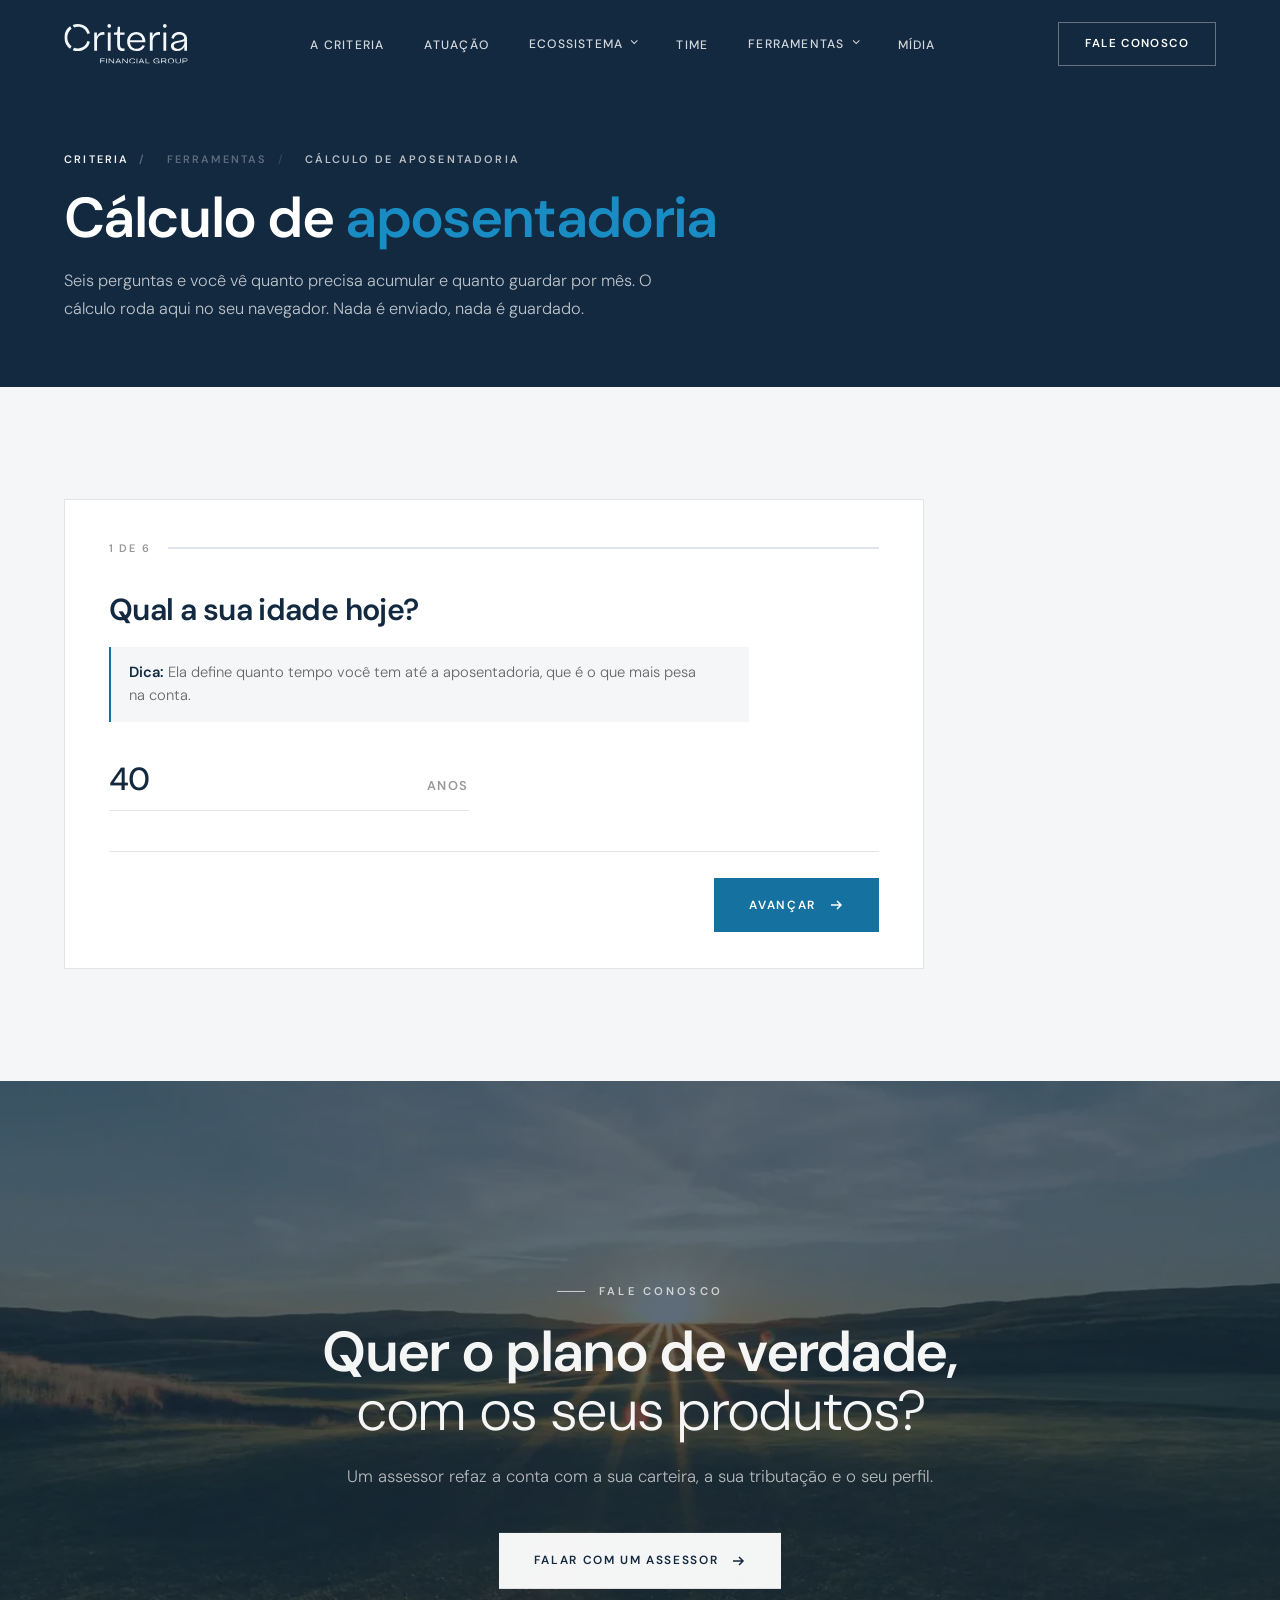
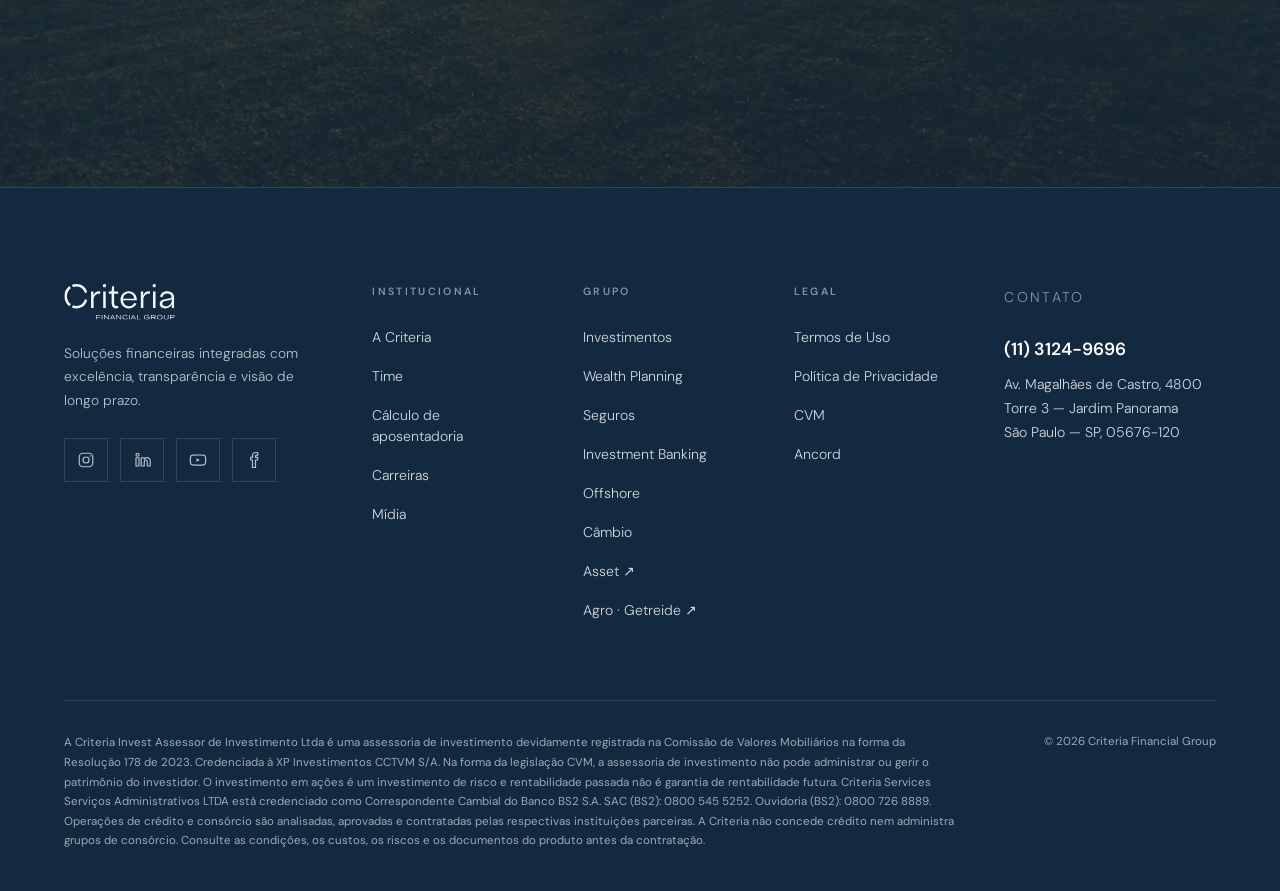
<file: aposentadoria.html>
<!DOCTYPE html>
<html lang="pt-BR">
<head>
<meta charset="UTF-8">
<meta name="viewport" content="width=device-width, initial-scale=1.0">
<title>Cálculo de aposentadoria — Criteria Financial Group</title>
<meta name="description" content="Seis perguntas e você vê quanto precisa acumular e quanto guardar por mês. Roda no navegador, sem cadastro.">
<link rel="icon" type="image/png" sizes="32x32" href="favicon-32.png">
<link rel="icon" type="image/png" sizes="192x192" href="favicon-192.png">
<link rel="apple-touch-icon" href="apple-touch-icon.png">
<link rel="canonical" href="https://cebakz.github.io/criteria-site-v2/aposentadoria.html">
<meta property="og:type" content="website">
<meta property="og:site_name" content="Criteria Financial Group">
<meta property="og:title" content="Cálculo de aposentadoria — Criteria Financial Group">
<meta property="og:description" content="Seis perguntas e você vê quanto precisa acumular e quanto guardar por mês. Roda no navegador, sem cadastro.">
<meta property="og:url" content="https://cebakz.github.io/criteria-site-v2/aposentadoria.html">
<meta property="og:image" content="https://cebakz.github.io/criteria-site-v2/img/og.jpg">
<meta property="og:locale" content="pt_BR">
<meta name="twitter:card" content="summary_large_image">
<link rel="stylesheet" href="fonts/dm-sans.css">
<link rel="stylesheet" href="shared.css">
</head>
<body>
<!-- NAV -->
<a class="skip" href="#conteudo">Pular para o conteúdo</a>
<nav class="nav" id="nav" aria-label="Principal">
  <div class="nav__inner">
    <a href="index.html" class="nav__logo"><img src="img/logo-criteria.svg" alt="Criteria Financial Group"></a>
    <ul class="nav__links">
      <li><a href="index.html" class="nav__link">A Criteria</a></li>
      <li><a href="index.html#services" class="nav__link">Atuação</a></li>
      <li class="nav__link--dd"><button type="button" class="nav__link nav__dd-btn" aria-haspopup="true" aria-expanded="false">Ecossistema</button>
        <div class="nav__dd">
          <a href="investimentos.html">Investimentos</a><a href="wealth.html">Wealth Planning</a><a href="seguros.html">Seguros</a>
          <a href="investment-banking.html">Investment Banking</a><a href="offshore.html">Offshore</a><a href="cambio.html">Câmbio</a>
          <span class="nav__dd-sep">Sites próprios</span>
          <a href="https://cfgasset.com.br/" target="_blank" rel="noopener" class="nav__dd-ext">Asset<span aria-hidden="true">↗</span></a><a href="https://www.gtrd.com.br/sobre" target="_blank" rel="noopener" class="nav__dd-ext">Agro · Getreide<span aria-hidden="true">↗</span></a>
        </div>
      </li>
      <li><a href="time.html" class="nav__link">Time</a></li>
      <li class="nav__link--dd"><button type="button" class="nav__link nav__dd-btn" aria-haspopup="true" aria-expanded="false">Ferramentas</button>
        <div class="nav__dd">
          <a href="aposentadoria.html">Cálculo de aposentadoria</a>
        </div>
      </li>
      <li><a href="index.html#insights" class="nav__link">Mídia</a></li>
    </ul>
    <a href="contato.html" class="nav__cta">Fale Conosco</a>
    <button type="button" class="nav__burger" id="burger" aria-label="Abrir menu" aria-expanded="false" aria-controls="mobileMenu"><span></span><span></span><span></span></button>
  </div>
</nav>
<div class="mobile-menu" id="mobileMenu">
  <a href="index.html">A Criteria</a>
  <a href="index.html#services">Atuação</a>
  <a href="time.html">Time</a>
  <a href="index.html#insights">Mídia</a>
  <a href="contato.html">Contato</a>
  <small>Ecossistema</small>
  <div class="sub"><a href="investimentos.html">Investimentos</a><a href="wealth.html">Wealth Planning</a><a href="seguros.html">Seguros</a><a href="investment-banking.html">Investment Banking</a><a href="offshore.html">Offshore</a><a href="cambio.html">Câmbio</a><a href="https://cfgasset.com.br/" target="_blank" rel="noopener">Asset ↗</a><a href="https://www.gtrd.com.br/sobre" target="_blank" rel="noopener">Agro · Getreide ↗</a></div>
  <small>Ferramentas</small>
  <div class="sub"><a href="aposentadoria.html">Cálculo de aposentadoria</a></div>
</div>

<main id="conteudo">
<!-- CABECALHO -->
<section class="ap__head">
  <div class="wrap">
    <div class="hero__crumb" data-hero><a href="index.html">Criteria</a><span>/</span><span class="hero__crumb-mid">Ferramentas<span>/</span></span>Cálculo de aposentadoria</div>
    <h1 class="ap__title">Cálculo de <em>aposentadoria</em></h1>
    <p class="ap__lead">Seis perguntas e você vê quanto precisa acumular e quanto guardar por mês. O cálculo roda aqui no seu navegador. Nada é enviado, nada é guardado.</p>
  </div>
</section>

<!-- WIZARD -->
<section class="section bg-sand" id="simulador">
  <div class="wrap">
    <form class="ap" id="ap" novalidate>
      <div class="ap__progress"><span id="apCount">1 de 6</span><div class="ap__bar"><i id="apBar" style="width:0%"></i></div></div>
      <div class="ap__step" data-step="1">
        <h2 class="ap__q">Qual a sua idade hoje?</h2>
        <p class="ap__tip"><b>Dica:</b> Ela define quanto tempo você tem até a aposentadoria, que é o que mais pesa na conta.</p>
        <div class="ap__input"><input type="number" id="ap_idade" value="40" min="18" max="90" inputmode="numeric"><span class="ap__unit">anos</span></div>
      </div>
      <div class="ap__step" data-step="2">
        <h2 class="ap__q">Com quantos anos você quer se aposentar?</h2>
        <p class="ap__tip"><b>Dica:</b> Pode ser uma estimativa. Quanto mais cedo, maior o esforço mensal.</p>
        <div class="ap__input"><input type="number" id="ap_apos" value="65" min="30" max="95" inputmode="numeric"><span class="ap__unit">anos</span></div>
      </div>
      <div class="ap__step" data-step="3">
        <h2 class="ap__q">Você já tem algum valor investido?</h2>
        <p class="ap__tip"><b>Dica:</b> Se já começou a guardar, está um passo à frente. Se não, deixe em zero.</p>
        <div class="ap__input"><span class="ap__unit ap__unit--pre">R$</span><input type="text" id="ap_saldo" value="100.000" inputmode="numeric"></div>
      </div>
      <div class="ap__step" data-step="4">
        <h2 class="ap__q">Quanto quer receber por mês na aposentadoria?</h2>
        <p class="ap__tip"><b>Dica:</b> Pense no que gasta hoje. É uma renda em dinheiro de hoje, sem inflação.</p>
        <div class="ap__input"><span class="ap__unit ap__unit--pre">R$</span><input type="text" id="ap_renda" value="15.000" inputmode="numeric"></div>
      </div>
      <div class="ap__step" data-step="5">
        <h2 class="ap__q">Até que idade o plano precisa durar?</h2>
        <p class="ap__tip"><b>Dica:</b> É só uma estimativa para o cálculo. No Brasil a expectativa média é de 76 anos para homens e 81 para mulheres.</p>
        <div class="ap__input"><input type="number" id="ap_vida" value="90" min="60" max="110" inputmode="numeric"><span class="ap__unit">anos</span></div>
      </div>
      <div class="ap__step" data-step="6">
        <h2 class="ap__q">Quer deixar o patrimônio para os herdeiros?</h2>
        <p class="ap__tip"><b>Dica:</b> Se sim, o plano preserva o capital e você vive dos rendimentos. Se não, o capital pode ser consumido ao longo da aposentadoria, e a meta fica menor.</p>
        <div class="ap__choices">
          <label class="ap__choice"><input type="radio" name="ap_suc" value="1" checked><span>Sim, preservar o capital</span></label>
          <label class="ap__choice"><input type="radio" name="ap_suc" value="0"><span>Não, posso consumir o capital</span></label>
        </div>
      </div>
      <div class="ap__nav">
        <button type="button" class="ap__back" id="apBack" hidden><svg viewBox="0 0 16 16" fill="none"><path d="M13 8H3M7 4L3 8l4 4" stroke="currentColor" stroke-width="1.5"/></svg> Voltar</button>
        <button type="button" class="btn btn--blue" id="apNext">Avançar <svg viewBox="0 0 16 16" fill="none"><path d="M3 8h10M9 4l4 4-4 4" stroke="currentColor" stroke-width="1.5"/></svg></button>
      </div>
    </form>

    <div class="ap__result" id="apResult" hidden>
      <div class="sim" style="margin-top:0">
        <div class="sim__out">
          <div class="sim__card">
            <div class="sim__eyebrow">Preciso acumular</div>
            <div class="sim__big" id="simCapital">R$ 0</div>
            <div class="sim__sub">Aportando <b id="simAporte">R$ 0</b> por mês, durante <b id="simAnos">0 anos</b></div>
            <svg class="sim__chart" id="simChart" viewBox="0 0 520 200" role="img" aria-label="Evolução do saldo até a expectativa de vida"></svg>
            <div class="sim__legend"><span><i></i>Saldo</span><span><i class="sim__legend--dash"></i>Aposentadoria</span></div>
          </div>
        </div>
        <div class="sim__out">
          <p class="sim__text" id="simTexto"></p>
          <div class="ap__resumo" id="apResumo"></div>
          <label class="sim__field ap__taxa"><span>Juros reais ao ano (%)</span><input type="number" id="simTaxa" min="0" max="15" step="0.5" value="5" inputmode="decimal"></label>
          <p class="sim__note">Simulação didática com juros reais constantes, sem impostos e sem inflação. Não é recomendação de investimento. Para o plano de verdade, com seus produtos e sua tributação, fale com um assessor.</p>
          <div class="ap__acoes">
            <a href="contato.html" class="btn btn--blue">Refinar com um assessor <svg viewBox="0 0 16 16" fill="none"><path d="M3 8h10M9 4l4 4-4 4" stroke="currentColor" stroke-width="1.5"/></svg></a>
            <button type="button" class="ap__back" id="apRedo"><svg viewBox="0 0 16 16" fill="none"><path d="M13 8H3M7 4L3 8l4 4" stroke="currentColor" stroke-width="1.5"/></svg> Refazer</button>
          </div>
        </div>
      </div>
    </div>
  </div>
</section>

<!-- CTA -->
<section class="cta" id="contact">
  <div class="media media--parallax"><img src="img/inv-cta.webp" alt="" loading="lazy"></div>
  <div class="wrap cta__inner">
    <div class="label label--light reveal" style="justify-content:center;">Fale Conosco</div>
    <h2 class="cta__title reveal">Quer o plano de verdade, <em>com os seus produtos?</em></h2>
    <p class="cta__text reveal">Um assessor refaz a conta com a sua carteira, a sua tributação e o seu perfil.</p>
    <a href="contato.html" class="btn btn--solid reveal">Falar com um assessor <svg viewBox="0 0 16 16" fill="none"><path d="M3 8h10M9 4l4 4-4 4" stroke="currentColor" stroke-width="1.5"/></svg></a>
  </div>
</section>
<script>
(function () {
  var $ = function (id) { return document.getElementById(id); };
  var fmt = function (v) { return 'R$ ' + Math.round(v).toLocaleString('pt-BR'); };
  var num = function (el) { return parseFloat(String(el.value).replace(/\./g, '').replace(',', '.')) || 0; };
  var mask = function (el) { var d = String(el.value).replace(/\D/g, ''); el.value = d ? parseInt(d, 10).toLocaleString('pt-BR') : ''; };
  var TOTAL = 6, cur = 1;
  var steps = Array.prototype.slice.call(document.querySelectorAll('.ap__step'));
  function show(n) {
    cur = Math.max(1, Math.min(TOTAL, n));
    steps.forEach(function (s) { s.hidden = (+s.dataset.step !== cur); });
    $('apCount').textContent = cur + ' de ' + TOTAL;
    $('apBar').style.width = Math.round((cur - 1) / (TOTAL - 1) * 100) + '%';
    $('apBack').hidden = (cur === 1);
    $('apNext').innerHTML = (cur === TOTAL ? 'Ver resultado ' : 'Avançar ') + '<svg viewBox="0 0 16 16" fill="none"><path d="M3 8h10M9 4l4 4-4 4" stroke="currentColor" stroke-width="1.5"/></svg>';
    var f = steps[cur - 1].querySelector('input');
    if (f && f.type !== 'radio') { try { f.focus({preventScroll: true}); } catch (e) {} }
  }
  function valido() {
    var s = steps[cur - 1], inp = s.querySelector('input[type="number"]');
    if (!inp) return true;
    var v = +inp.value, mn = +inp.min, mx = +inp.max;
    if (isNaN(v) || v < mn || v > mx) { inp.classList.add('ap__err'); return false; }
    if (cur === 2 && v <= (+$('ap_idade').value)) { inp.classList.add('ap__err'); return false; }
    if (cur === 5 && v <= (+$('ap_apos').value)) { inp.classList.add('ap__err'); return false; }
    inp.classList.remove('ap__err'); return true;
  }
  function calc() {
    var idade = +$('ap_idade').value || 0, apos = +$('ap_apos').value || 0, vida = +$('ap_vida').value || 0;
    var saldo = num($('ap_saldo')), renda = num($('ap_renda'));
    var taxa = Math.max(0, +$('simTaxa').value || 0) / 100;
    var suc = document.querySelector('input[name="ap_suc"]:checked').value === '1';
    if (apos <= idade) apos = idade + 1;
    if (vida <= apos) vida = apos + 1;
    var im = Math.pow(1 + taxa, 1 / 12) - 1;
    var nA = (apos - idade) * 12, nR = (vida - apos) * 12;
    var capital = im <= 0 ? renda * nR : (suc ? renda / im : renda * (1 - Math.pow(1 + im, -nR)) / im);
    var fvSaldo = im > 0 ? saldo * Math.pow(1 + im, nA) : saldo;
    var falta = capital - fvSaldo;
    var aporte = im > 0 ? falta * im / (Math.pow(1 + im, nA) - 1) : falta / nA;
    if (aporte < 0) aporte = 0;
    $('simCapital').textContent = fmt(capital);
    $('simAporte').textContent = fmt(aporte);
    $('simAnos').textContent = (apos - idade) + ' anos';
    var fim = suc ? 'Como você quer preservar o capital, ao final do plano os ' + fmt(capital) + ' continuam na família.'
                  : 'Como o capital pode ser consumido, ele chega perto de zero aos ' + vida + ' anos.';
    $('simTexto').textContent = 'Para se aposentar aos ' + apos + ' anos com ' + fmt(renda) + ' por mês, você precisa de ' + fmt(capital) +
      (aporte > 0 ? '. Partindo de ' + fmt(saldo) + ' e guardando ' + fmt(aporte) + ' por mês, chega lá aos ' + apos + '. ' : '. O que você já tem, rendendo, cobre a meta sem aportes novos. ') + fim;
    $('apResumo').innerHTML = '<span>' + idade + ' anos hoje</span><span>aposentar aos ' + apos + '</span><span>' + fmt(saldo) + ' investidos</span><span>' + fmt(renda) + '/mês</span><span>plano até os ' + vida + '</span><span>' + (suc ? 'preserva o capital' : 'consome o capital') + '</span>';
    var pts = [], s = saldo, maxV = 0, ano;
    for (ano = idade; ano <= vida; ano++) {
      pts.push([ano, s]); if (s > maxV) maxV = s;
      if (ano < apos) { for (var m = 0; m < 12; m++) s = s * (1 + im) + aporte; }
      else { for (var k = 0; k < 12; k++) s = Math.max(0, s * (1 + im) - renda); }
    }
    maxV = Math.max(maxV, capital) * 1.08 || 1;
    var W = 520, H = 200, L = 46, Rr = 12, Tt = 12, Bm = 28;
    var x = function (a) { return L + (a - idade) / (vida - idade) * (W - L - Rr); };
    var y = function (v) { return Tt + (1 - v / maxV) * (H - Tt - Bm); };
    var d = pts.map(function (p, i) { return (i ? 'L' : 'M') + x(p[0]).toFixed(1) + ' ' + y(p[1]).toFixed(1); }).join(' ');
    var area = d + ' L' + x(vida).toFixed(1) + ' ' + y(0).toFixed(1) + ' L' + x(idade).toFixed(1) + ' ' + y(0).toFixed(1) + ' Z';
    var ticks = '', i;
    for (i = 0; i <= 4; i++) {
      var v = maxV / 1.08 * i / 4, yy = y(v);
      ticks += '<line x1="' + L + '" x2="' + (W - Rr) + '" y1="' + yy.toFixed(1) + '" y2="' + yy.toFixed(1) + '" class="sim__grid"/>' +
               '<text x="' + (L - 6) + '" y="' + (yy + 3).toFixed(1) + '" class="sim__tick" text-anchor="end">' + (v >= 1e6 ? (v / 1e6).toFixed(1).replace('.0', '') + 'M' : Math.round(v / 1e3) + 'k') + '</text>';
    }
    var xl = [idade, apos, vida].map(function (a) { return '<text x="' + x(a).toFixed(1) + '" y="' + (H - 8) + '" class="sim__tick" text-anchor="middle">' + a + '</text>'; }).join('');
    $('simChart').innerHTML = ticks + '<path d="' + area + '" class="sim__area"/>' + '<path d="' + d + '" class="sim__line"/>' +
      '<line x1="' + x(apos).toFixed(1) + '" x2="' + x(apos).toFixed(1) + '" y1="' + Tt + '" y2="' + y(0).toFixed(1) + '" class="sim__mark"/>' + xl;
  }
  function resultado() {
    calc();
    $('ap').hidden = true; $('apResult').hidden = false;
    var top = $('simulador').getBoundingClientRect().top + window.scrollY - 70;
    window.scrollTo({ top: top, behavior: 'smooth' });
  }
  $('apNext').addEventListener('click', function () { if (!valido()) return; if (cur === TOTAL) resultado(); else show(cur + 1); });
  $('apBack').addEventListener('click', function () { show(cur - 1); });
  $('apRedo').addEventListener('click', function () { $('apResult').hidden = true; $('ap').hidden = false; show(1); });
  $('ap').addEventListener('submit', function (e) { e.preventDefault(); $('apNext').click(); });
  $('ap').addEventListener('keydown', function (e) { if (e.key === 'Enter') { e.preventDefault(); $('apNext').click(); } });
  ['ap_saldo', 'ap_renda'].forEach(function (id) { $(id).addEventListener('input', function () { mask(this); }); });
  $('simTaxa').addEventListener('input', calc);
  show(1);
})();
</script>

</main>
<!-- FOOTER -->
<footer class="footer">
  <div class="wrap">
    <div class="footer__top">
      <div class="footer__brand">
        <img src="img/logo-criteria.svg" alt="Criteria Financial Group">
        <p>Soluções financeiras integradas com excelência, transparência e visão de longo prazo.</p>
        <div class="footer__social">
          <a href="https://www.instagram.com/criteriainvestimentos" aria-label="Instagram" title="Instagram"><svg viewBox="0 0 24 24"><rect x="3" y="3" width="18" height="18" rx="5"/><circle cx="12" cy="12" r="4"/><circle cx="17.5" cy="6.5" r="1" fill="currentColor" stroke="none"/></svg></a>
          <a href="https://www.linkedin.com/company/criteria-financial-group/" aria-label="LinkedIn" title="LinkedIn"><svg viewBox="0 0 24 24"><path d="M4 9h4v11H4z"/><circle cx="6" cy="5" r="2"/><path d="M11 9h4v2c.7-1.3 2.1-2.2 3.6-2.2 3 0 4.4 1.9 4.4 5.2V20h-4v-5.5c0-1.6-.6-2.5-1.9-2.5-1.4 0-2.1 1-2.1 2.5V20h-4z"/></svg></a>
          <a href="https://youtube.com/@CriteriaInvestimentos" aria-label="YouTube" title="YouTube"><svg viewBox="0 0 24 24"><path d="M22 8.2c-.2-1.5-1-2.4-2.5-2.6C17.4 5.3 12 5.3 12 5.3s-5.4 0-7.5.3C3 5.8 2.2 6.7 2 8.2 1.8 9.7 1.8 12 1.8 12s0 2.3.2 3.8c.2 1.5 1 2.4 2.5 2.6 2.1.3 7.5.3 7.5.3s5.4 0 7.5-.3c1.5-.2 2.3-1.1 2.5-2.6.2-1.5.2-3.8.2-3.8s0-2.3-.2-3.8z"/><path d="M10 9.5v5l4.5-2.5z" fill="currentColor" stroke="none"/></svg></a>
          <a href="https://www.facebook.com/criteriafinancialgroup" aria-label="Facebook" title="Facebook"><svg viewBox="0 0 24 24"><path d="M14 8.5V6.8c0-.9.4-1.3 1.3-1.3H17V2h-2.8C11.3 2 10 3.7 10 6.5v2H7.5V12H10v10h4V12h2.7l.5-3.5z"/></svg></a>
        </div>
      </div>
      <div class="footer__col"><div class="footer__h">Institucional</div><ul><li><a href="#top">A Criteria</a></li><li><a href="time.html">Time</a></li><li><a href="aposentadoria.html">Cálculo de aposentadoria</a></li><li><a href="contato.html#form">Carreiras</a></li><li><a href="index.html#insights">Mídia</a></li></ul></div>
      <div class="footer__col"><div class="footer__h">Grupo</div><ul><li><a href="investimentos.html">Investimentos</a></li><li><a href="wealth.html">Wealth Planning</a></li><li><a href="seguros.html">Seguros</a></li><li><a href="investment-banking.html">Investment Banking</a></li><li><a href="offshore.html">Offshore</a></li><li><a href="cambio.html">Câmbio</a></li><li><a href="https://cfgasset.com.br/" target="_blank" rel="noopener">Asset ↗</a></li><li><a href="https://www.gtrd.com.br/sobre" target="_blank" rel="noopener">Agro · Getreide ↗</a></li></ul></div>
      <div class="footer__col"><div class="footer__h">Legal</div><ul><li><a href="https://criteriafg.com.br/termos_uso/">Termos de Uso</a></li><li><a href="https://criteriafg.com.br/politica_privacidade/" target="_blank" rel="noopener">Política de Privacidade</a></li><li><a href="https://www.gov.br/cvm/" target="_blank" rel="noopener">CVM</a></li><li><a href="https://www.ancord.org.br/" target="_blank" rel="noopener">Ancord</a></li></ul></div>
      <div class="footer__col"><div class="footer__h"><a href="contato.html" style="color:inherit;text-decoration:none">Contato</a></div><div class="footer__contact"><b>(11) 3124-9696</b>Av. Magalhães de Castro, 4800<br>Torre 3 — Jardim Panorama<br>São Paulo — SP, 05676-120</div></div>
    </div>
    <div class="footer__bottom">
      <div class="footer__legal">A Criteria Invest Assessor de Investimento Ltda é uma assessoria de investimento devidamente registrada na Comissão de Valores Mobiliários na forma da Resolução 178 de 2023. Credenciada à XP Investimentos CCTVM S/A. Na forma da legislação CVM, a assessoria de investimento não pode administrar ou gerir o patrimônio do investidor. O investimento em ações é um investimento de risco e rentabilidade passada não é garantia de rentabilidade futura. Criteria Services Serviços Administrativos LTDA está credenciado como Correspondente Cambial do Banco BS2 S.A. SAC (BS2): 0800 545 5252. Ouvidoria (BS2): 0800 726 8889. Operações de crédito e consórcio são analisadas, aprovadas e contratadas pelas respectivas instituições parceiras. A Criteria não concede crédito nem administra grupos de consórcio. Consulte as condições, os custos, os riscos e os documentos do produto antes da contratação.</div>
      <div class="footer__copy">&copy; 2026 Criteria Financial Group</div>
    </div>
  </div>
</footer>

<script src="vendor/gsap.min.js"></script>
<script src="vendor/ScrollTrigger.min.js"></script>
<script src="shared.js"></script>
</body>
</html>
</file>
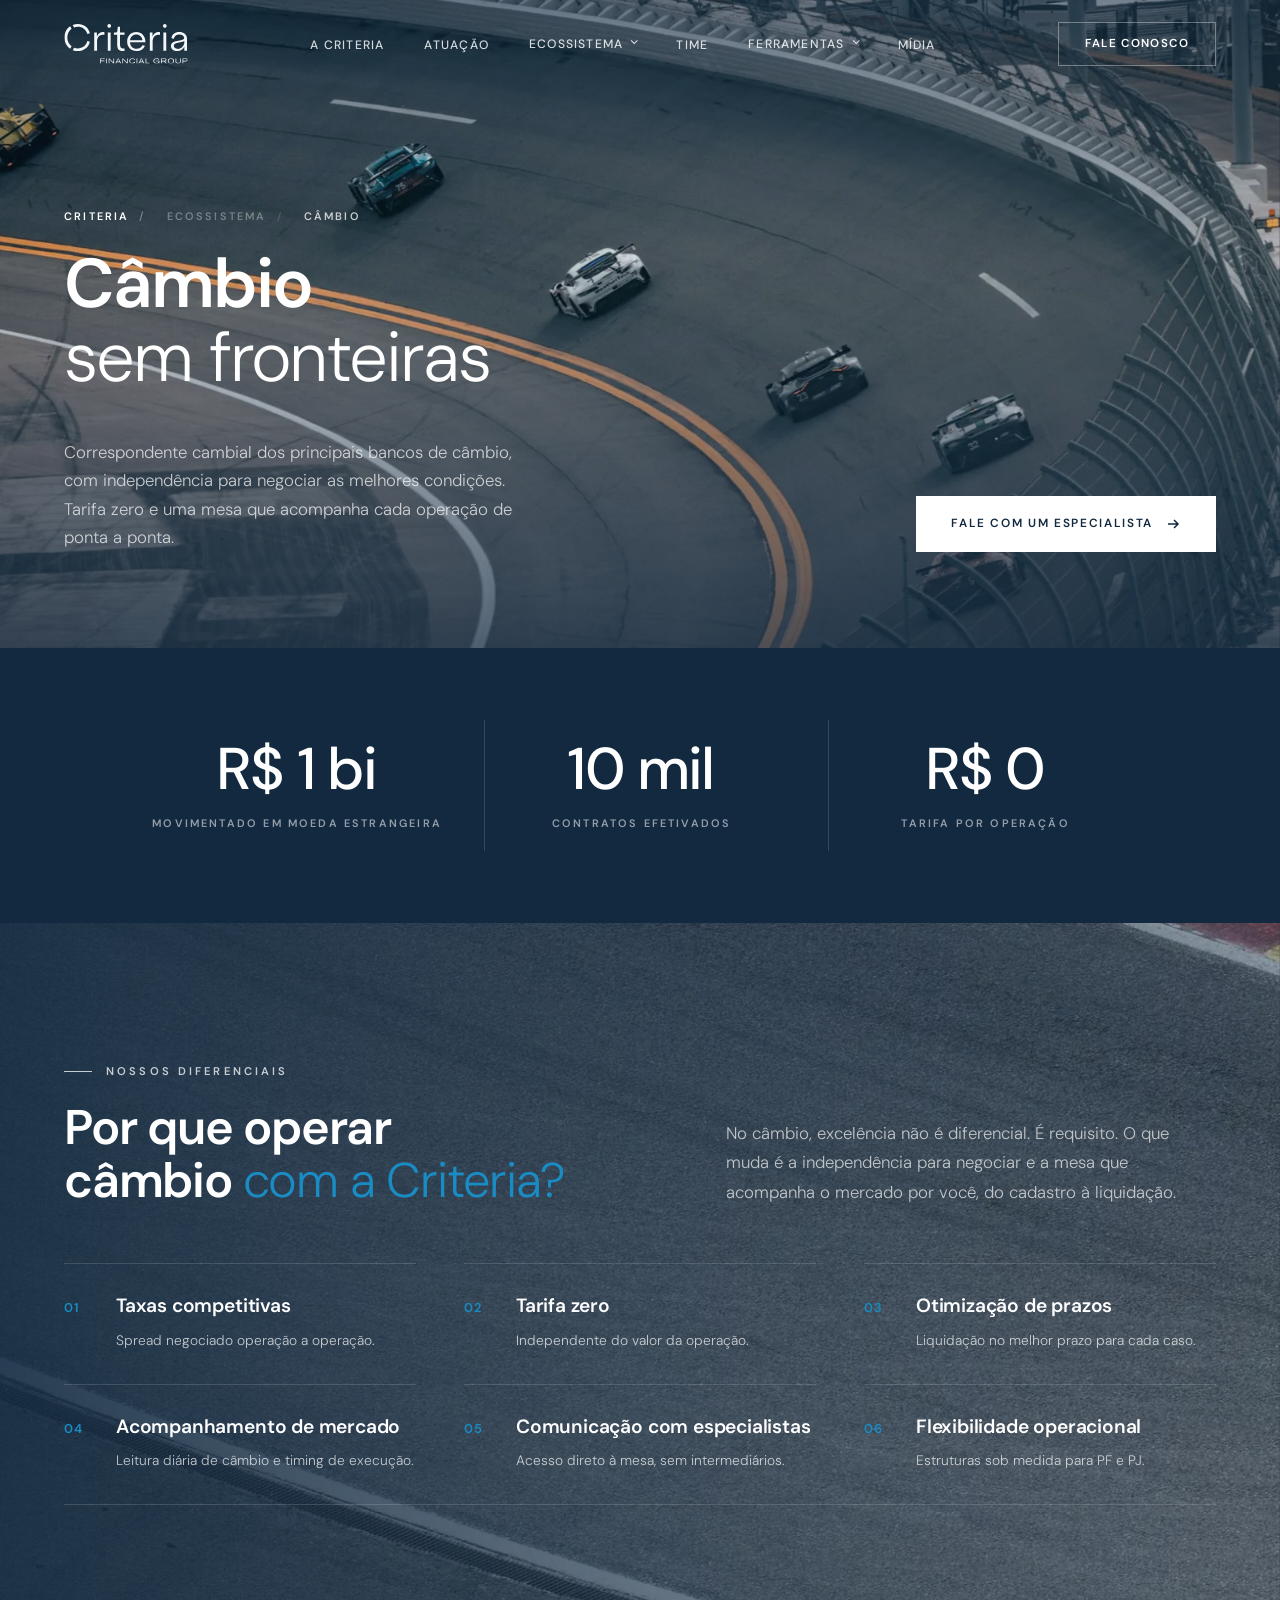
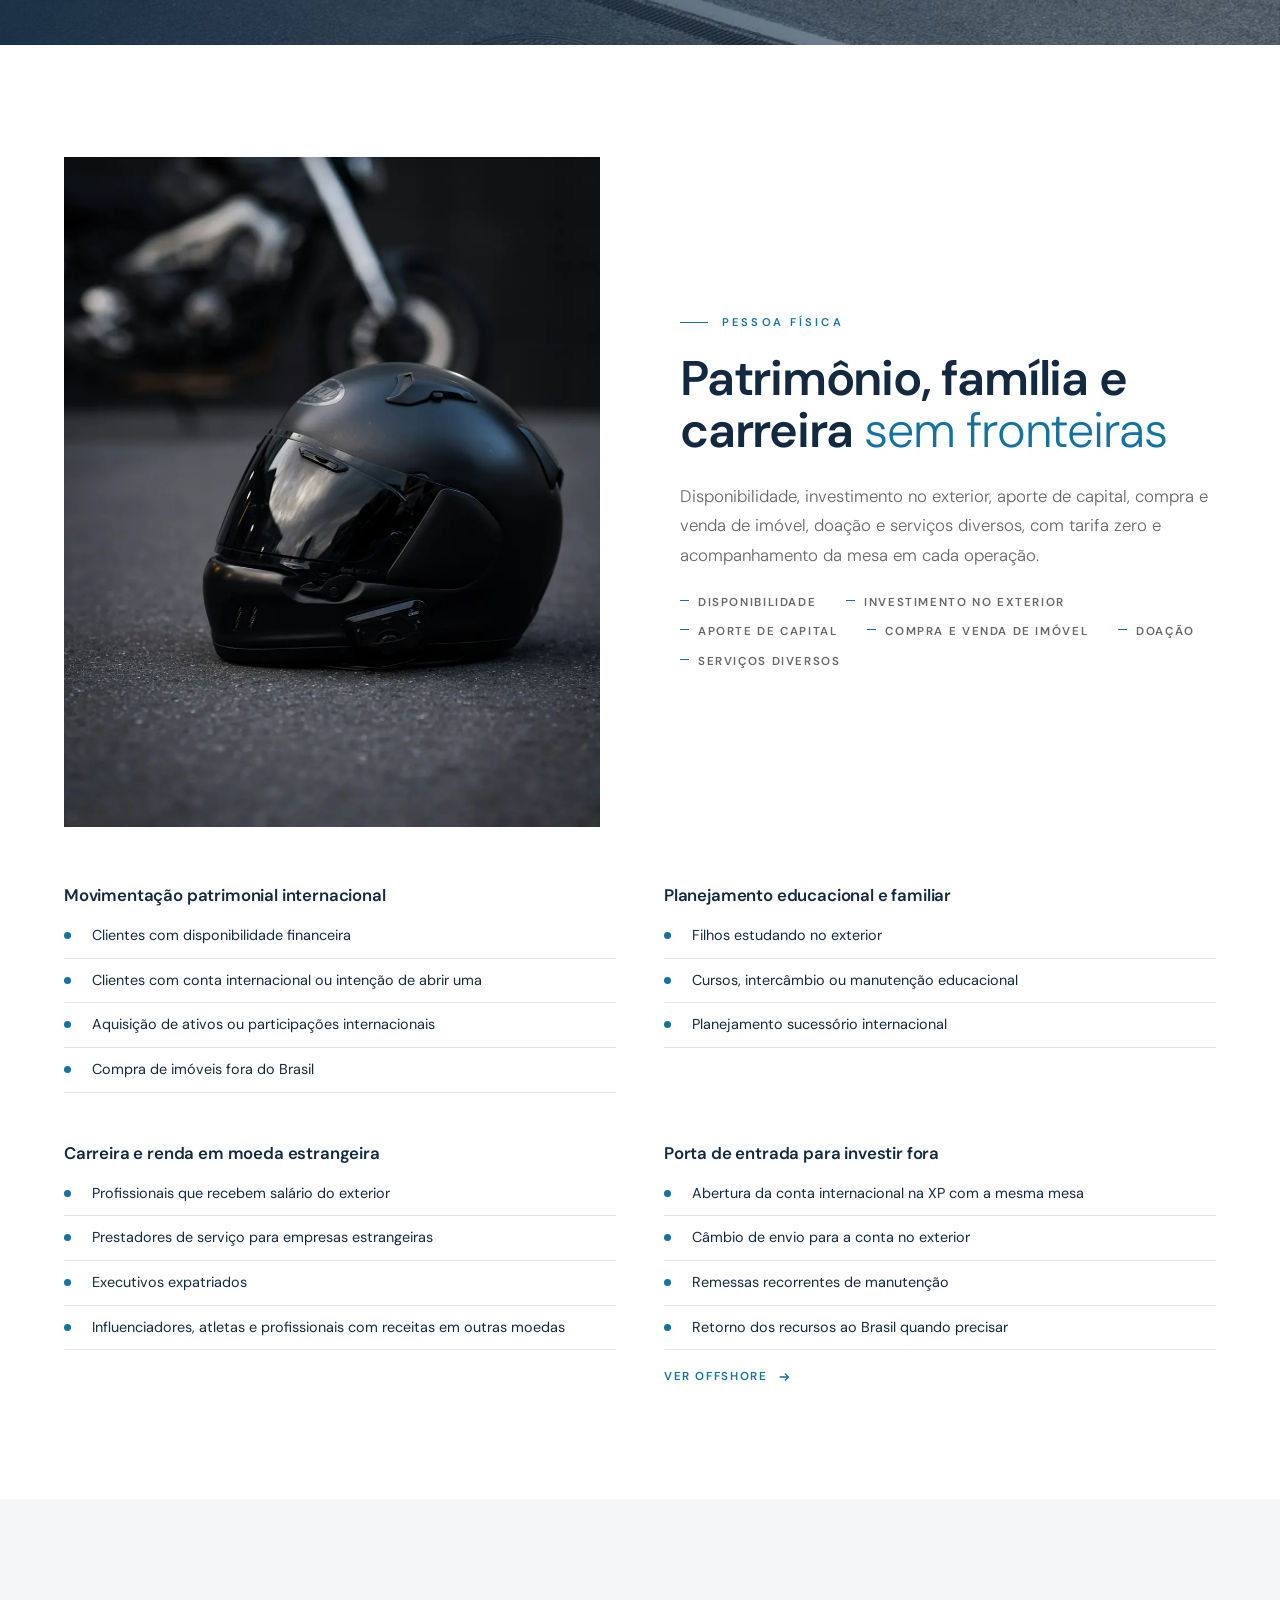
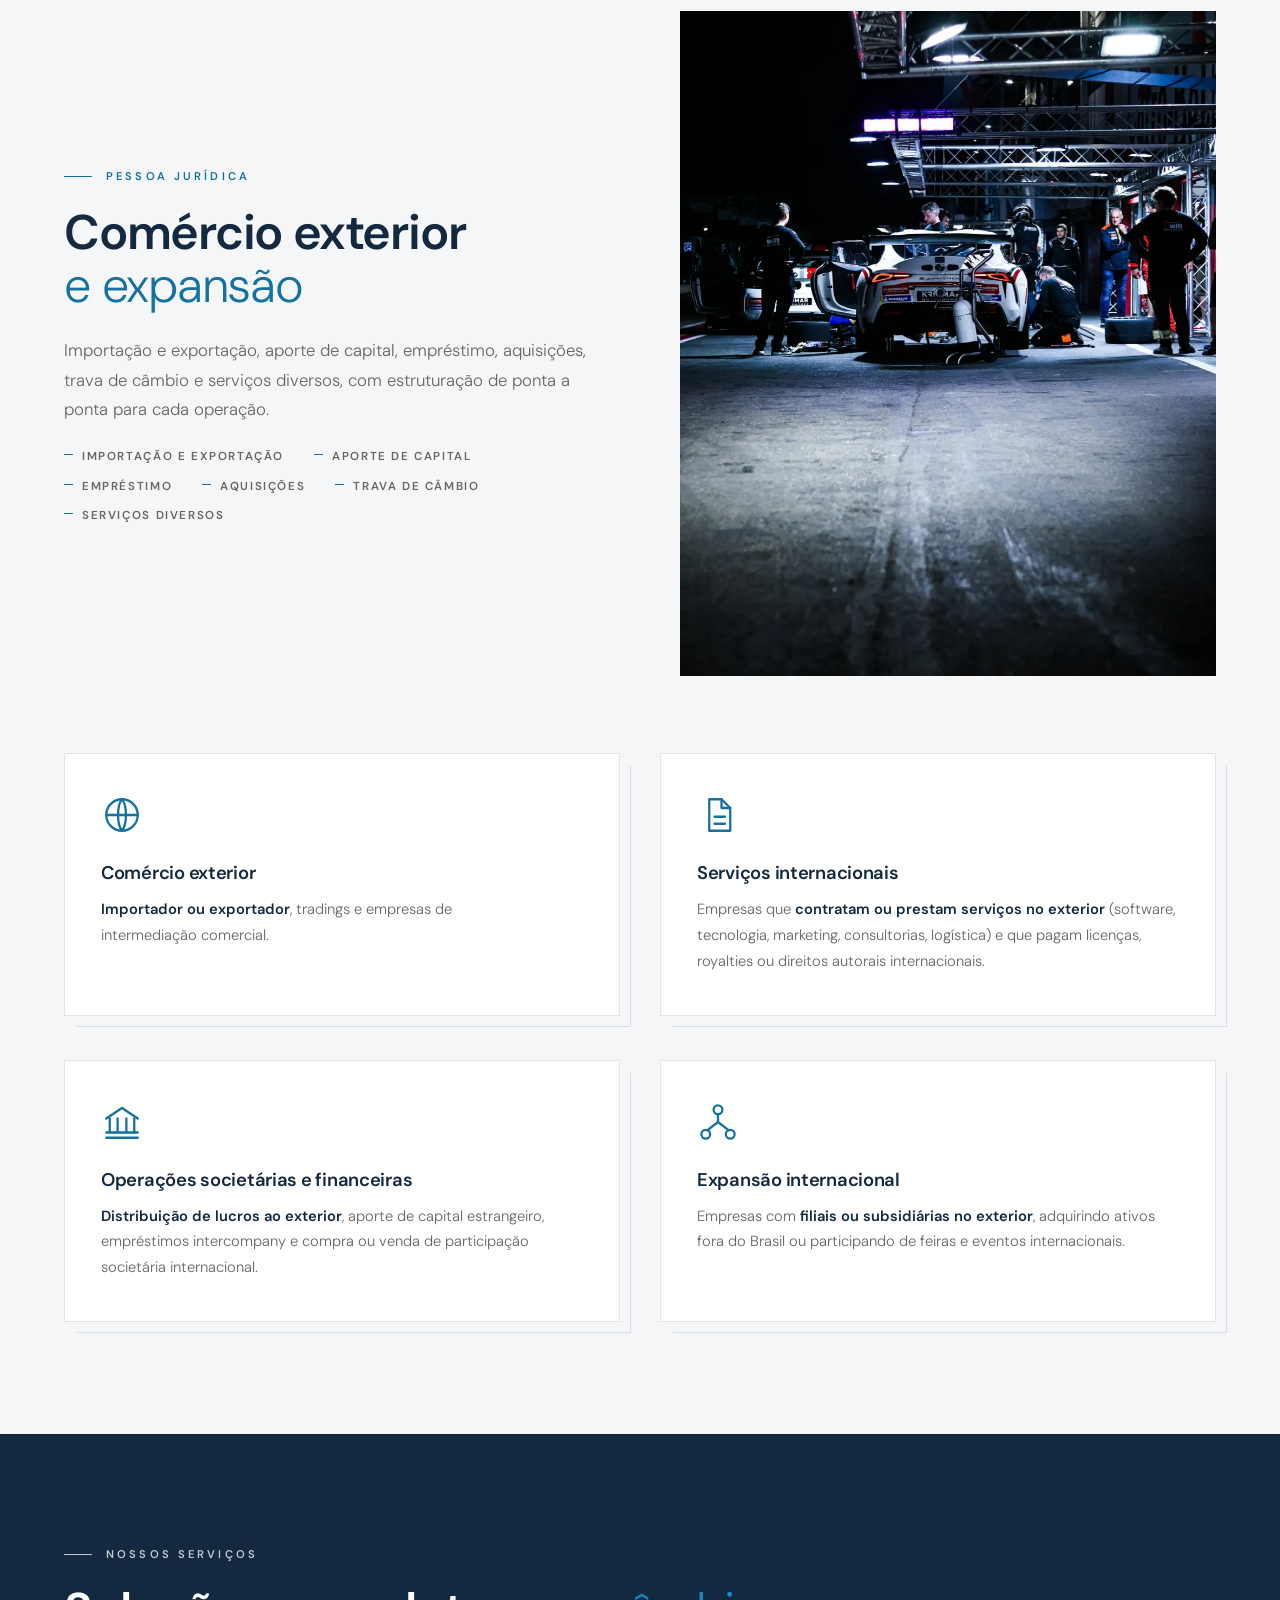
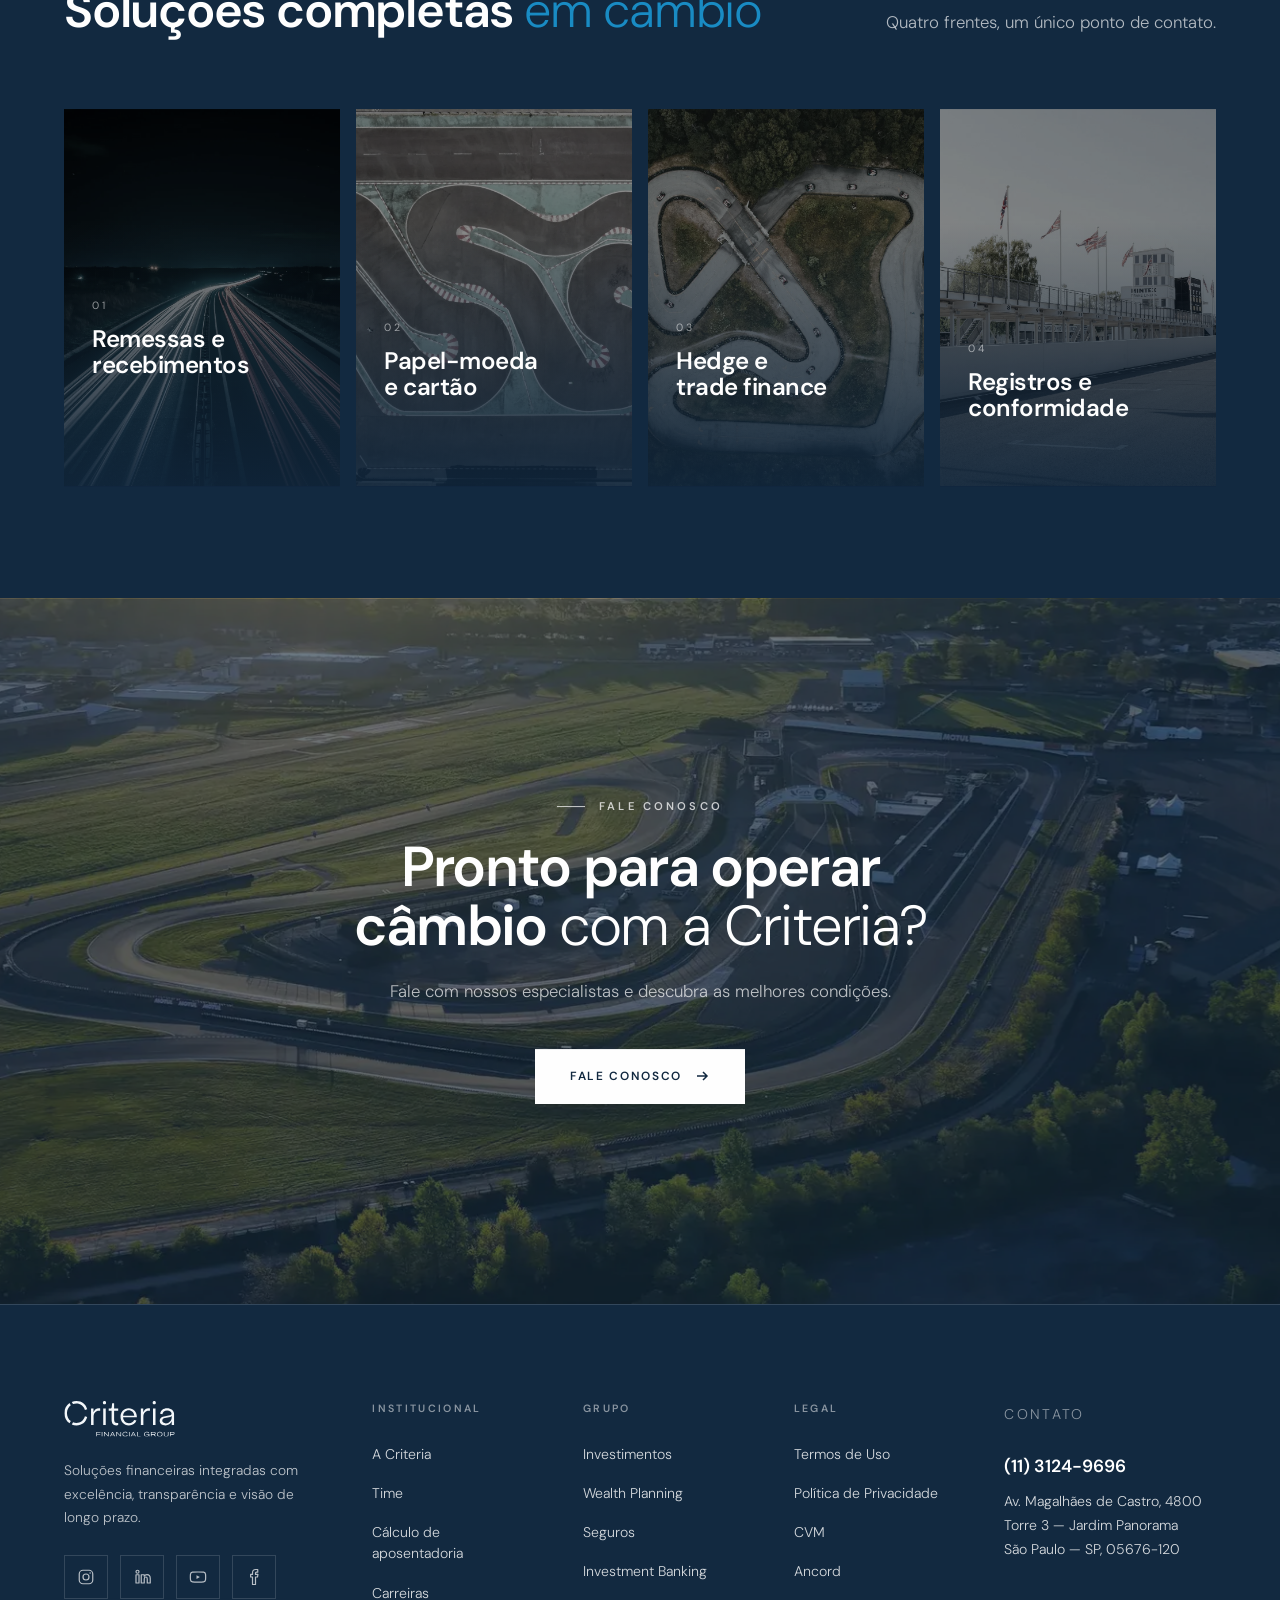
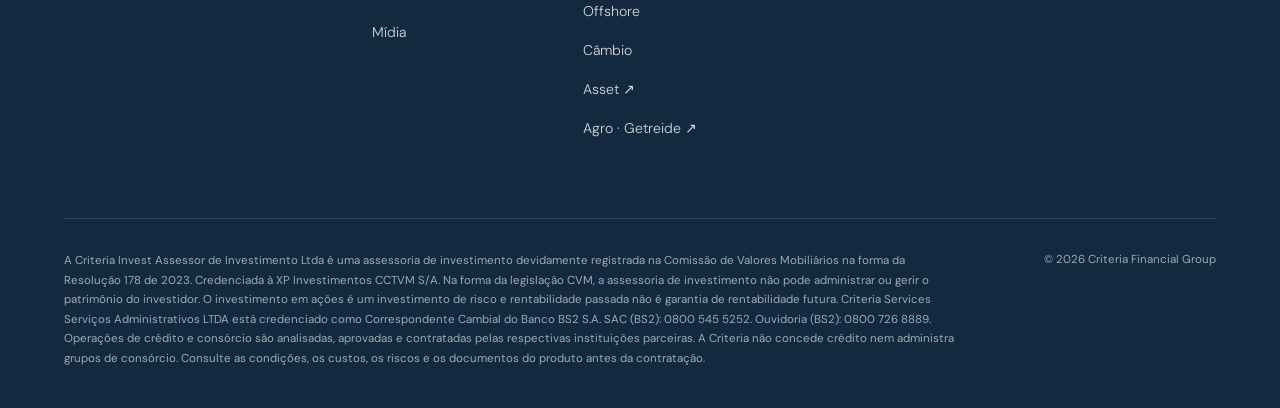
<file: cambio.html>
<!DOCTYPE html>
<html lang="pt-BR">
<head>
<meta charset="UTF-8">
<meta name="viewport" content="width=device-width, initial-scale=1.0">
<title>Câmbio — Criteria Financial Group</title>
<meta name="description" content="Operações de câmbio com taxas competitivas, tarifa zero e acompanhamento especializado.">
<link rel="icon" type="image/png" sizes="32x32" href="favicon-32.png">
<link rel="icon" type="image/png" sizes="192x192" href="favicon-192.png">
<link rel="apple-touch-icon" href="apple-touch-icon.png">
<link rel="canonical" href="https://cebakz.github.io/criteria-site-v2/cambio.html">
<meta property="og:type" content="website">
<meta property="og:site_name" content="Criteria Financial Group">
<meta property="og:title" content="Câmbio — Criteria Financial Group">
<meta property="og:description" content="Operações de câmbio com taxas competitivas, tarifa zero e acompanhamento especializado.">
<meta property="og:url" content="https://cebakz.github.io/criteria-site-v2/cambio.html">
<meta property="og:image" content="https://cebakz.github.io/criteria-site-v2/img/og.jpg">
<meta property="og:locale" content="pt_BR">
<meta name="twitter:card" content="summary_large_image">
<link rel="stylesheet" href="fonts/dm-sans.css">
<link rel="stylesheet" href="shared.css">
</head>
<body>
<!-- NAV -->
<a class="skip" href="#conteudo">Pular para o conteúdo</a>
<nav class="nav" id="nav" aria-label="Principal">
  <div class="nav__inner">
    <a href="index.html" class="nav__logo"><img src="img/logo-criteria.svg" alt="Criteria Financial Group"></a>
    <ul class="nav__links">
      <li><a href="index.html" class="nav__link">A Criteria</a></li>
      <li><a href="index.html#services" class="nav__link">Atuação</a></li>
      <li class="nav__link--dd"><button type="button" class="nav__link nav__dd-btn" aria-haspopup="true" aria-expanded="false">Ecossistema</button>
        <div class="nav__dd">
          <a href="investimentos.html">Investimentos</a><a href="wealth.html">Wealth Planning</a><a href="seguros.html">Seguros</a>
          <a href="investment-banking.html">Investment Banking</a><a href="offshore.html">Offshore</a><a href="cambio.html">Câmbio</a>
          <span class="nav__dd-sep">Sites próprios</span>
          <a href="https://cfgasset.com.br/" target="_blank" rel="noopener" class="nav__dd-ext">Asset<span aria-hidden="true">↗</span></a><a href="https://www.gtrd.com.br/sobre" target="_blank" rel="noopener" class="nav__dd-ext">Agro · Getreide<span aria-hidden="true">↗</span></a>
        </div>
      </li>
      <li><a href="time.html" class="nav__link">Time</a></li>
      <li class="nav__link--dd"><button type="button" class="nav__link nav__dd-btn" aria-haspopup="true" aria-expanded="false">Ferramentas</button>
        <div class="nav__dd">
          <a href="aposentadoria.html">Cálculo de aposentadoria</a>
        </div>
      </li>
      <li><a href="index.html#insights" class="nav__link">Mídia</a></li>
    </ul>
    <a href="contato.html" class="nav__cta">Fale Conosco</a>
    <button type="button" class="nav__burger" id="burger" aria-label="Abrir menu" aria-expanded="false" aria-controls="mobileMenu"><span></span><span></span><span></span></button>
  </div>
</nav>
<div class="mobile-menu" id="mobileMenu">
  <a href="index.html">A Criteria</a>
  <a href="index.html#services">Atuação</a>
  <a href="time.html">Time</a>
  <a href="index.html#insights">Mídia</a>
  <a href="contato.html">Contato</a>
  <small>Ecossistema</small>
  <div class="sub"><a href="investimentos.html">Investimentos</a><a href="wealth.html">Wealth Planning</a><a href="seguros.html">Seguros</a><a href="investment-banking.html">Investment Banking</a><a href="offshore.html">Offshore</a><a href="cambio.html">Câmbio</a><a href="https://cfgasset.com.br/" target="_blank" rel="noopener">Asset ↗</a><a href="https://www.gtrd.com.br/sobre" target="_blank" rel="noopener">Agro · Getreide ↗</a></div>
  <small>Ferramentas</small>
  <div class="sub"><a href="aposentadoria.html">Cálculo de aposentadoria</a></div>
</div>

<main id="conteudo">
<!-- HERO -->
<section class="hero hero--sub" id="top">
  <div class="hero__media"><img src="img/hero-cambio.webp" alt="" fetchpriority="high"></div>
  <div class="hero__overlay"></div>
  <div class="hero__content">
    <div class="hero__crumb" data-hero><a href="index.html">Criteria</a><span>/</span><span class="hero__crumb-mid">Ecossistema<span>/</span></span>Câmbio</div>
    <h1 class="hero__title"><span class="line"><span>Câmbio</span></span><span class="line"><span><em>sem fronteiras</em></span></span></h1>
    <div class="hero__row">
      <p class="hero__sub" data-hero>Correspondente cambial dos principais bancos de câmbio, com independência para negociar as melhores condições. Tarifa zero e uma mesa que acompanha cada operação de ponta a ponta.</p>
      <div class="hero__ctas" data-hero><a href="#contact" class="btn btn--solid">Fale com um Especialista <svg viewBox="0 0 16 16" fill="none"><path d="M3 8h10M9 4l4 4-4 4" stroke="currentColor" stroke-width="1.5"/></svg></a></div>
    </div>
  </div>
</section>

<!-- NUMBERS -->
<section class="numbers numbers--flat">
  <div class="wrap">
    <div class="numbers__grid numbers__grid--3">
      <div class="num reveal"><div class="num__v" data-count="1" data-prefix="R$ " data-suffix=" bi">R$ 1 bi</div><div class="num__l">Movimentado em moeda estrangeira</div></div>
      <div class="num reveal"><div class="num__v" data-count="10" data-suffix=" mil">10 mil</div><div class="num__l">Contratos efetivados</div></div>
      <div class="num reveal"><div class="num__v" data-count="0" data-prefix="R$ ">R$ 0</div><div class="num__l">Tarifa por operação</div></div>
    </div>
  </div>
</section>

<!-- DIFERENCIAIS (faixa com foto) -->
<section class="why" id="diferenciais">
  <div class="media media--parallax"><img src="img/band-f1.webp" alt="" loading="lazy"></div>
  <div class="wrap why__inner">
    <div class="why__head">
      <div>
        <div class="label label--light reveal">Nossos Diferenciais</div>
        <h2 class="h2 h2--light reveal">Por que operar câmbio <em>com a Criteria?</em></h2>
      </div>
      <p class="lead lead--light reveal">No câmbio, excelência não é diferencial. É requisito. O que muda é a independência para negociar e a mesa que acompanha o mercado por você, do cadastro à liquidação.</p>
    </div>
    <ul class="why__list">
      <li class="why__item reveal"><div class="why__num">01</div><div><div class="why__title">Taxas competitivas</div><div class="why__text">Spread negociado operação a operação.</div></div></li>
      <li class="why__item reveal"><div class="why__num">02</div><div><div class="why__title">Tarifa zero</div><div class="why__text">Independente do valor da operação.</div></div></li>
      <li class="why__item reveal"><div class="why__num">03</div><div><div class="why__title">Otimização de prazos</div><div class="why__text">Liquidação no melhor prazo para cada caso.</div></div></li>
      <li class="why__item reveal"><div class="why__num">04</div><div><div class="why__title">Acompanhamento de mercado</div><div class="why__text">Leitura diária de câmbio e timing de execução.</div></div></li>
      <li class="why__item reveal"><div class="why__num">05</div><div><div class="why__title">Comunicação com especialistas</div><div class="why__text">Acesso direto à mesa, sem intermediários.</div></div></li>
      <li class="why__item reveal"><div class="why__num">06</div><div><div class="why__title">Flexibilidade operacional</div><div class="why__text">Estruturas sob medida para PF e PJ.</div></div></li>
    </ul>
  </div>
</section>

<!-- PESSOA FÍSICA -->
<section class="section bg-white" id="operacoes">
  <div class="wrap">
    <div class="split split--center" style="margin-top:0">
      <div class="media img-reveal"><img src="img/cam-pf.webp" alt="Capacete de piloto na pista" loading="lazy"></div>
      <div class="reveal">
        <div class="label">Pessoa Física</div>
        <h2 class="h2">Patrimônio, família e carreira <em>sem fronteiras</em></h2>
        <p class="lead">Disponibilidade, investimento no exterior, aporte de capital, compra e venda de imóvel, doação e serviços diversos, com tarifa zero e acompanhamento da mesa em cada operação.</p>
        <div class="tags">
          <div class="str__tag">Disponibilidade</div><div class="str__tag">Investimento no exterior</div><div class="str__tag">Aporte de capital</div><div class="str__tag">Compra e venda de imóvel</div><div class="str__tag">Doação</div><div class="str__tag">Serviços diversos</div>
        </div>
      </div>
    </div>
    <div class="feature-cols">
      <div class="reveal">
        <h4>Movimentação patrimonial internacional</h4>
        <ul class="checks"><li>Clientes com disponibilidade financeira</li><li>Clientes com conta internacional ou intenção de abrir uma</li><li>Aquisição de ativos ou participações internacionais</li><li>Compra de imóveis fora do Brasil</li></ul>
      </div>
      <div class="reveal">
        <h4>Planejamento educacional e familiar</h4>
        <ul class="checks"><li>Filhos estudando no exterior</li><li>Cursos, intercâmbio ou manutenção educacional</li><li>Planejamento sucessório internacional</li></ul>
      </div>
      <div class="reveal">
        <h4>Carreira e renda em moeda estrangeira</h4>
        <ul class="checks"><li>Profissionais que recebem salário do exterior</li><li>Prestadores de serviço para empresas estrangeiras</li><li>Executivos expatriados</li><li>Influenciadores, atletas e profissionais com receitas em outras moedas</li></ul>
      </div>
      <div class="reveal">
        <h4>Porta de entrada para investir fora</h4>
        <ul class="checks"><li>Abertura da conta internacional na XP com a mesma mesa</li><li>Câmbio de envio para a conta no exterior</li><li>Remessas recorrentes de manutenção</li><li>Retorno dos recursos ao Brasil quando precisar</li></ul>
        <a href="offshore.html" class="link" style="margin-top:18px">Ver Offshore <svg viewBox="0 0 16 16" fill="none"><path d="M3 8h10M9 4l4 4-4 4" stroke="currentColor" stroke-width="1.5"/></svg></a>
      </div>
    </div>
  </div>
</section>

<!-- PESSOA JURÍDICA -->
<section class="section bg-sand" id="pj">
  <div class="wrap">
    <div class="split split--center" style="margin-top:0">
      <div class="reveal">
        <div class="label">Pessoa Jurídica</div>
        <h2 class="h2">Comércio exterior <em>e expansão</em></h2>
        <p class="lead">Importação e exportação, aporte de capital, empréstimo, aquisições, trava de câmbio e serviços diversos, com estruturação de ponta a ponta para cada operação.</p>
        <div class="tags">
          <div class="str__tag">Importação e exportação</div><div class="str__tag">Aporte de capital</div><div class="str__tag">Empréstimo</div><div class="str__tag">Aquisições</div><div class="str__tag">Trava de câmbio</div><div class="str__tag">Serviços diversos</div>
        </div>
      </div>
      <div class="media img-reveal"><img src="img/cam-pj.webp" alt="Box de equipe em noite de corrida" loading="lazy"></div>
    </div>
    <div class="fcards fcards--2" style="margin-top:72px">
      <div class="fcard reveal"><svg class="fcard__icon" viewBox="0 0 24 24"><circle cx="12" cy="12" r="9"/><path d="M3 12h18M12 3c3 3.5 3 14.5 0 18M12 3c-3 3.5-3 14.5 0 18"/></svg><div class="fcard__title">Comércio exterior</div><div class="fcard__text"><strong>Importador ou exportador</strong>, tradings e empresas de intermediação comercial.</div></div>
      <div class="fcard reveal"><svg class="fcard__icon" viewBox="0 0 24 24"><path d="M7 3h7l5 5v13H7z"/><path d="M14 3v5h5M10 13h6M10 17h6"/></svg><div class="fcard__title">Serviços internacionais</div><div class="fcard__text">Empresas que <strong>contratam ou prestam serviços no exterior</strong> (software, tecnologia, marketing, consultorias, logística) e que pagam licenças, royalties ou direitos autorais internacionais.</div></div>
      <div class="fcard reveal"><svg class="fcard__icon" viewBox="0 0 24 24"><path d="M3 10l9-6 9 6"/><path d="M5 10v8M9.5 10v8M14.5 10v8M19 10v8"/><path d="M3 18h18M3 21h18"/></svg><div class="fcard__title">Operações societárias e financeiras</div><div class="fcard__text"><strong>Distribuição de lucros ao exterior</strong>, aporte de capital estrangeiro, empréstimos intercompany e compra ou venda de participação societária internacional.</div></div>
      <div class="fcard reveal"><svg class="fcard__icon" viewBox="0 0 24 24"><circle cx="12" cy="5" r="2.5"/><circle cx="5" cy="19" r="2.5"/><circle cx="19" cy="19" r="2.5"/><path d="M12 7.5V12M12 12l-6 4.7M12 12l6 4.7"/></svg><div class="fcard__title">Expansão internacional</div><div class="fcard__text">Empresas com <strong>filiais ou subsidiárias no exterior</strong>, adquirindo ativos fora do Brasil ou participando de feiras e eventos internacionais.</div></div>
    </div>
  </div>
</section>

<!-- SERVIÇOS (cards fotográficos) -->
<section class="section bg-ink" id="servicos">
  <div class="wrap">
    <div class="services__head">
      <div>
        <div class="label label--light reveal">Nossos Serviços</div>
        <h2 class="h2 h2--light reveal">Soluções completas <em>em câmbio</em></h2>
      </div>
      <p class="lead lead--light reveal" style="margin-top:0;max-width:380px;">Quatro frentes, um único ponto de contato.</p>
    </div>
    <div class="services__grid">
      <a class="svc reveal"><img src="img/cam-remessas.webp" alt="" loading="lazy"><div class="svc__body"><div class="svc__num">01</div><div class="svc__title">Remessas e recebimentos</div><div class="svc__desc">Envio e recebimento de recursos, manutenção de residente, pagamento de cursos, feiras e serviços, com as melhores taxas do mercado.</div></div></a>
      <a class="svc reveal"><img src="img/cam-papel.webp" alt="" loading="lazy"><div class="svc__body"><div class="svc__num">02</div><div class="svc__title">Papel-moeda e cartão</div><div class="svc__desc">Moeda estrangeira em espécie para turismo e cartão pré-pago ou corporativo, com disponibilidade imediata.</div></div></a>
      <a class="svc reveal"><img src="img/cam-analise.webp" alt="" loading="lazy"><div class="svc__body"><div class="svc__num">03</div><div class="svc__title">Hedge e trade finance</div><div class="svc__desc">ACC, ACE, FINIMP e NDF para importadores e exportadores protegerem margem e prazo de pagamento.</div></div></a>
      <a class="svc reveal"><img src="img/cam-estruturacao.webp" alt="" loading="lazy"><div class="svc__body"><div class="svc__num">04</div><div class="svc__title">Registros e conformidade</div><div class="svc__desc">ROF, RDE-IED e DCBE: o registro no Banco Central feito junto com a operação, sem retrabalho.</div></div></a>
    </div>
  </div>
</section>

<!-- CTA -->
<section class="cta" id="contact">
  <div class="media media--parallax"><img src="img/cam-cta.webp" alt="" loading="lazy"></div>
  <div class="wrap cta__inner">
    <div class="label label--light reveal" style="justify-content:center;">Fale Conosco</div>
    <h2 class="cta__title reveal">Pronto para operar câmbio <em>com a Criteria?</em></h2>
    <p class="cta__text reveal">Fale com nossos especialistas e descubra as melhores condições.</p>
    <a href="contato.html" class="btn btn--solid reveal">Fale Conosco <svg viewBox="0 0 16 16" fill="none"><path d="M3 8h10M9 4l4 4-4 4" stroke="currentColor" stroke-width="1.5"/></svg></a>
  </div>
</section>


</main>
<!-- FOOTER -->
<footer class="footer">
  <div class="wrap">
    <div class="footer__top">
      <div class="footer__brand">
        <img src="img/logo-criteria.svg" alt="Criteria Financial Group">
        <p>Soluções financeiras integradas com excelência, transparência e visão de longo prazo.</p>
        <div class="footer__social">
          <a href="https://www.instagram.com/criteriainvestimentos" aria-label="Instagram" title="Instagram"><svg viewBox="0 0 24 24"><rect x="3" y="3" width="18" height="18" rx="5"/><circle cx="12" cy="12" r="4"/><circle cx="17.5" cy="6.5" r="1" fill="currentColor" stroke="none"/></svg></a>
          <a href="https://www.linkedin.com/company/criteria-financial-group/" aria-label="LinkedIn" title="LinkedIn"><svg viewBox="0 0 24 24"><path d="M4 9h4v11H4z"/><circle cx="6" cy="5" r="2"/><path d="M11 9h4v2c.7-1.3 2.1-2.2 3.6-2.2 3 0 4.4 1.9 4.4 5.2V20h-4v-5.5c0-1.6-.6-2.5-1.9-2.5-1.4 0-2.1 1-2.1 2.5V20h-4z"/></svg></a>
          <a href="https://youtube.com/@CriteriaInvestimentos" aria-label="YouTube" title="YouTube"><svg viewBox="0 0 24 24"><path d="M22 8.2c-.2-1.5-1-2.4-2.5-2.6C17.4 5.3 12 5.3 12 5.3s-5.4 0-7.5.3C3 5.8 2.2 6.7 2 8.2 1.8 9.7 1.8 12 1.8 12s0 2.3.2 3.8c.2 1.5 1 2.4 2.5 2.6 2.1.3 7.5.3 7.5.3s5.4 0 7.5-.3c1.5-.2 2.3-1.1 2.5-2.6.2-1.5.2-3.8.2-3.8s0-2.3-.2-3.8z"/><path d="M10 9.5v5l4.5-2.5z" fill="currentColor" stroke="none"/></svg></a>
          <a href="https://www.facebook.com/criteriafinancialgroup" aria-label="Facebook" title="Facebook"><svg viewBox="0 0 24 24"><path d="M14 8.5V6.8c0-.9.4-1.3 1.3-1.3H17V2h-2.8C11.3 2 10 3.7 10 6.5v2H7.5V12H10v10h4V12h2.7l.5-3.5z"/></svg></a>
        </div>
      </div>
      <div class="footer__col"><div class="footer__h">Institucional</div><ul><li><a href="#top">A Criteria</a></li><li><a href="time.html">Time</a></li><li><a href="aposentadoria.html">Cálculo de aposentadoria</a></li><li><a href="contato.html#form">Carreiras</a></li><li><a href="index.html#insights">Mídia</a></li></ul></div>
      <div class="footer__col"><div class="footer__h">Grupo</div><ul><li><a href="investimentos.html">Investimentos</a></li><li><a href="wealth.html">Wealth Planning</a></li><li><a href="seguros.html">Seguros</a></li><li><a href="investment-banking.html">Investment Banking</a></li><li><a href="offshore.html">Offshore</a></li><li><a href="cambio.html">Câmbio</a></li><li><a href="https://cfgasset.com.br/" target="_blank" rel="noopener">Asset ↗</a></li><li><a href="https://www.gtrd.com.br/sobre" target="_blank" rel="noopener">Agro · Getreide ↗</a></li></ul></div>
      <div class="footer__col"><div class="footer__h">Legal</div><ul><li><a href="https://criteriafg.com.br/termos_uso/">Termos de Uso</a></li><li><a href="https://criteriafg.com.br/politica_privacidade/" target="_blank" rel="noopener">Política de Privacidade</a></li><li><a href="https://www.gov.br/cvm/" target="_blank" rel="noopener">CVM</a></li><li><a href="https://www.ancord.org.br/" target="_blank" rel="noopener">Ancord</a></li></ul></div>
      <div class="footer__col"><div class="footer__h"><a href="contato.html" style="color:inherit;text-decoration:none">Contato</a></div><div class="footer__contact"><b>(11) 3124-9696</b>Av. Magalhães de Castro, 4800<br>Torre 3 — Jardim Panorama<br>São Paulo — SP, 05676-120</div></div>
    </div>
    <div class="footer__bottom">
      <div class="footer__legal">A Criteria Invest Assessor de Investimento Ltda é uma assessoria de investimento devidamente registrada na Comissão de Valores Mobiliários na forma da Resolução 178 de 2023. Credenciada à XP Investimentos CCTVM S/A. Na forma da legislação CVM, a assessoria de investimento não pode administrar ou gerir o patrimônio do investidor. O investimento em ações é um investimento de risco e rentabilidade passada não é garantia de rentabilidade futura. Criteria Services Serviços Administrativos LTDA está credenciado como Correspondente Cambial do Banco BS2 S.A. SAC (BS2): 0800 545 5252. Ouvidoria (BS2): 0800 726 8889. Operações de crédito e consórcio são analisadas, aprovadas e contratadas pelas respectivas instituições parceiras. A Criteria não concede crédito nem administra grupos de consórcio. Consulte as condições, os custos, os riscos e os documentos do produto antes da contratação.</div>
      <div class="footer__copy">&copy; 2026 Criteria Financial Group</div>
    </div>
  </div>
</footer>

<script src="vendor/gsap.min.js"></script>
<script src="vendor/ScrollTrigger.min.js"></script>
<script src="shared.js"></script>
</body>
</html>
</file>
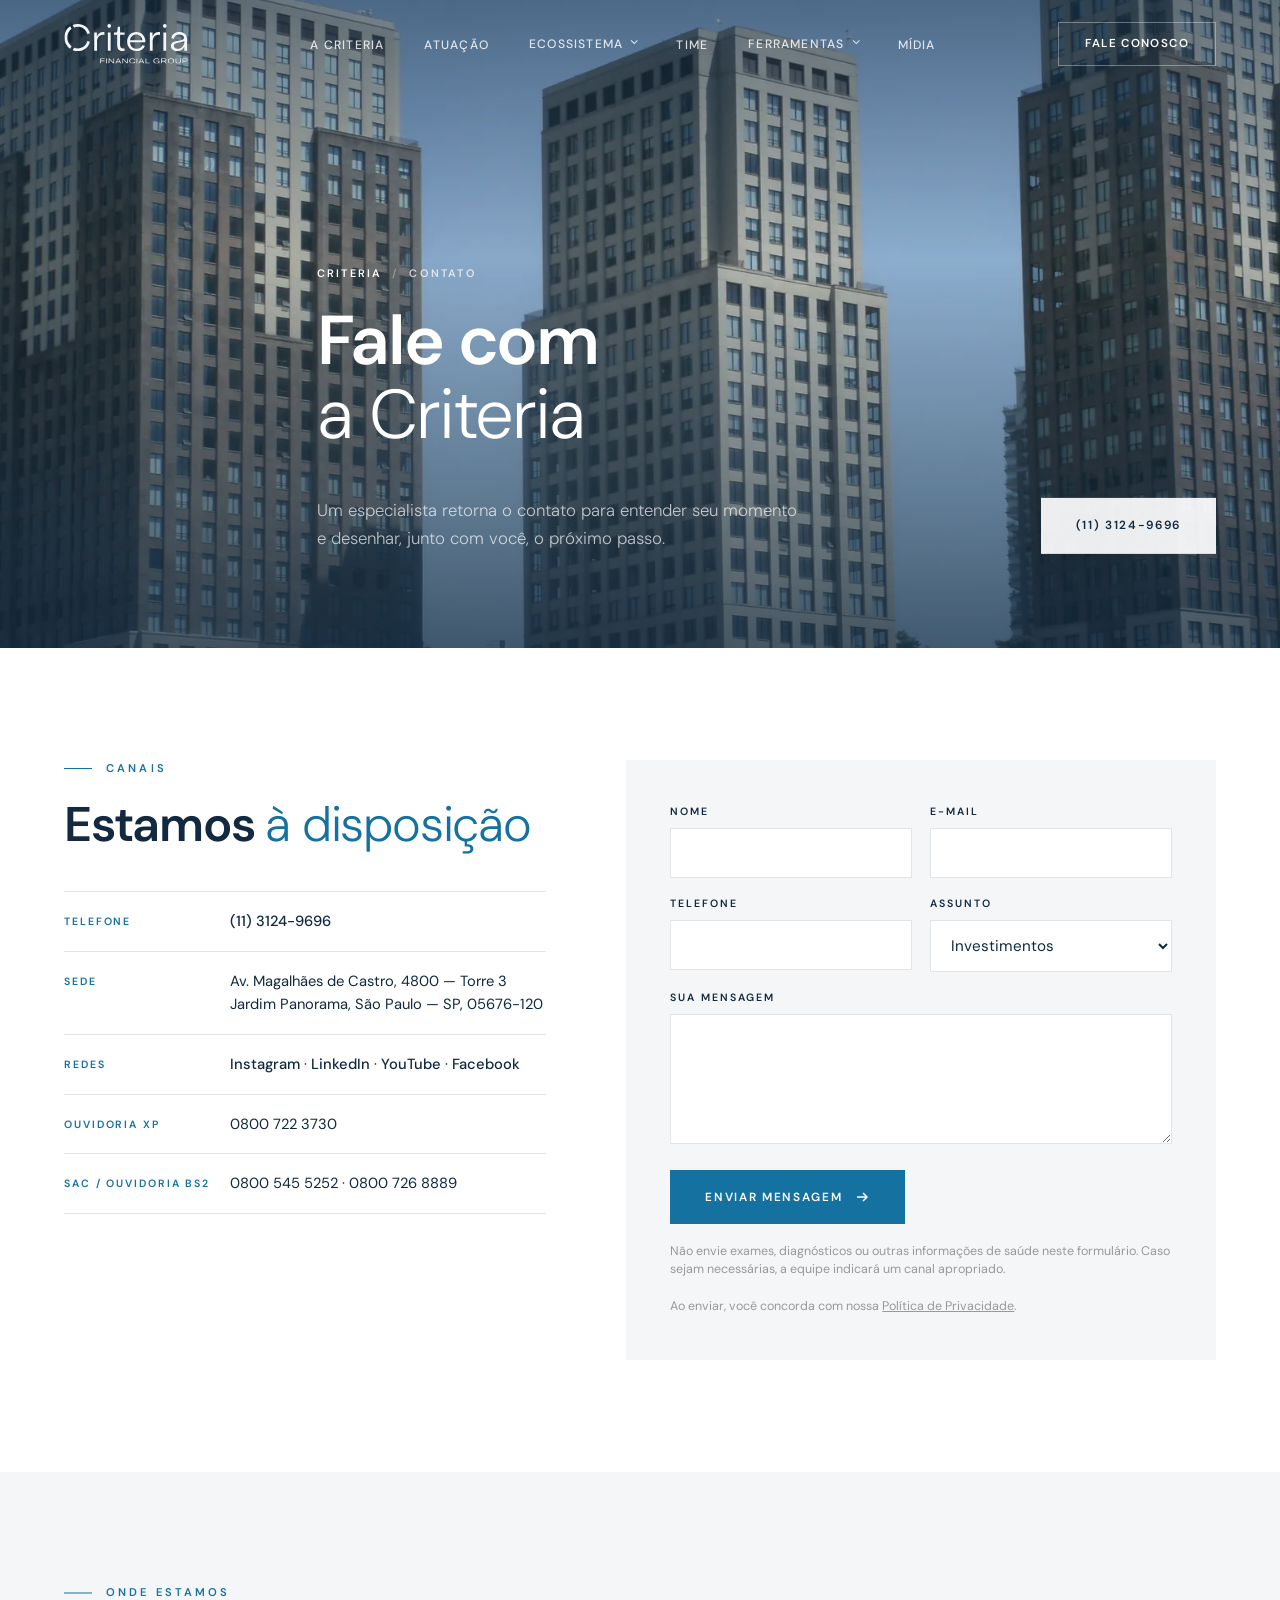
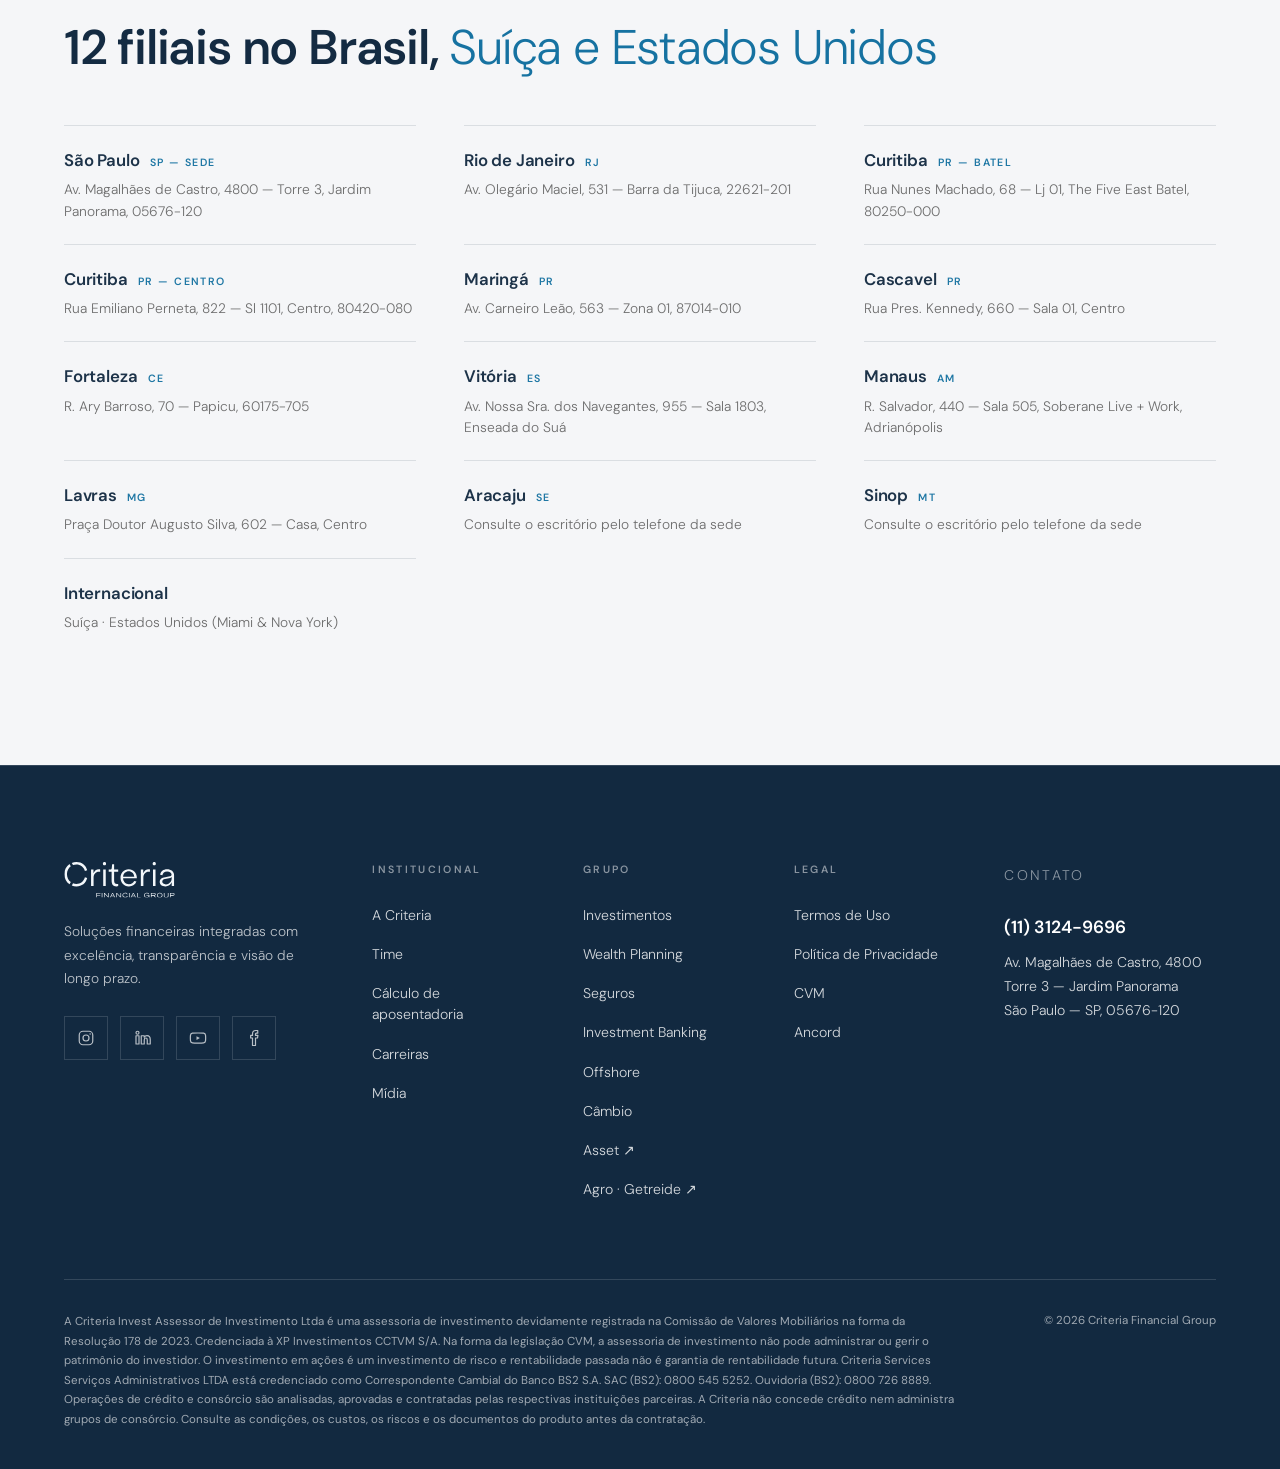
<file: contato.html>
<!DOCTYPE html>
<html lang="pt-BR">
<head>
<meta charset="UTF-8">
<meta name="viewport" content="width=device-width, initial-scale=1.0">
<title>Contato — Criteria Financial Group</title>
<meta name="description" content="Fale com a Criteria: telefone, endereços das filiais e formulário de contato.">
<link rel="icon" type="image/png" sizes="32x32" href="favicon-32.png">
<link rel="icon" type="image/png" sizes="192x192" href="favicon-192.png">
<link rel="apple-touch-icon" href="apple-touch-icon.png">
<link rel="canonical" href="https://cebakz.github.io/criteria-site-v2/contato.html">
<meta property="og:type" content="website">
<meta property="og:site_name" content="Criteria Financial Group">
<meta property="og:title" content="Contato — Criteria Financial Group">
<meta property="og:description" content="Fale com a Criteria: telefone, endereços das filiais e formulário de contato.">
<meta property="og:url" content="https://cebakz.github.io/criteria-site-v2/contato.html">
<meta property="og:image" content="https://cebakz.github.io/criteria-site-v2/img/og.jpg">
<meta property="og:locale" content="pt_BR">
<meta name="twitter:card" content="summary_large_image">
<link rel="stylesheet" href="fonts/dm-sans.css">
<link rel="stylesheet" href="shared.css">
</head>
<body>
<!-- NAV -->
<a class="skip" href="#conteudo">Pular para o conteúdo</a>
<nav class="nav" id="nav" aria-label="Principal">
  <div class="nav__inner">
    <a href="index.html" class="nav__logo"><img src="img/logo-criteria.svg" alt="Criteria Financial Group"></a>
    <ul class="nav__links">
      <li><a href="index.html" class="nav__link">A Criteria</a></li>
      <li><a href="index.html#services" class="nav__link">Atuação</a></li>
      <li class="nav__link--dd"><button type="button" class="nav__link nav__dd-btn" aria-haspopup="true" aria-expanded="false">Ecossistema</button>
        <div class="nav__dd">
          <a href="investimentos.html">Investimentos</a><a href="wealth.html">Wealth Planning</a><a href="seguros.html">Seguros</a>
          <a href="investment-banking.html">Investment Banking</a><a href="offshore.html">Offshore</a><a href="cambio.html">Câmbio</a>
          <span class="nav__dd-sep">Sites próprios</span>
          <a href="https://cfgasset.com.br/" target="_blank" rel="noopener" class="nav__dd-ext">Asset<span aria-hidden="true">↗</span></a><a href="https://www.gtrd.com.br/sobre" target="_blank" rel="noopener" class="nav__dd-ext">Agro · Getreide<span aria-hidden="true">↗</span></a>
        </div>
      </li>
      <li><a href="time.html" class="nav__link">Time</a></li>
      <li class="nav__link--dd"><button type="button" class="nav__link nav__dd-btn" aria-haspopup="true" aria-expanded="false">Ferramentas</button>
        <div class="nav__dd">
          <a href="aposentadoria.html">Cálculo de aposentadoria</a>
        </div>
      </li>
      <li><a href="index.html#insights" class="nav__link">Mídia</a></li>
    </ul>
    <a href="contato.html" class="nav__cta">Fale Conosco</a>
    <button type="button" class="nav__burger" id="burger" aria-label="Abrir menu" aria-expanded="false" aria-controls="mobileMenu"><span></span><span></span><span></span></button>
  </div>
</nav>
<div class="mobile-menu" id="mobileMenu">
  <a href="index.html">A Criteria</a>
  <a href="index.html#services">Atuação</a>
  <a href="time.html">Time</a>
  <a href="index.html#insights">Mídia</a>
  <a href="contato.html">Contato</a>
  <small>Ecossistema</small>
  <div class="sub"><a href="investimentos.html">Investimentos</a><a href="wealth.html">Wealth Planning</a><a href="seguros.html">Seguros</a><a href="investment-banking.html">Investment Banking</a><a href="offshore.html">Offshore</a><a href="cambio.html">Câmbio</a><a href="https://cfgasset.com.br/" target="_blank" rel="noopener">Asset ↗</a><a href="https://www.gtrd.com.br/sobre" target="_blank" rel="noopener">Agro · Getreide ↗</a></div>
  <small>Ferramentas</small>
  <div class="sub"><a href="aposentadoria.html">Cálculo de aposentadoria</a></div>
</div>

<main id="conteudo">
<!-- HERO -->
<section class="hero hero--sub" id="top">
  <div class="hero__media"><img src="img/contato-hero.webp" alt="Cidade Jardim Corporate Center, sede da Criteria em São Paulo" fetchpriority="high"></div>
  <div class="hero__overlay"></div>
  <a class="credit" href="https://commons.wikimedia.org/wiki/File:CIDADE_JARDIM_CORPORATE_CENTER_-_Av._Magalh%C3%A3es_de_Castro_-_vista_da_Esta%C3%A7%C3%A3o_Berrini_da_CPTM_-_panoramio.jpg" target="_blank" rel="noopener license">Foto: CORRETOR-CARVALHO · CC BY-SA 3.0</a>
  <div class="hero__content">
    <div class="hero__crumb" data-hero><a href="index.html">Criteria</a><span>/</span>Contato</div>
    <h1 class="hero__title"><span class="line"><span>Fale com</span></span><span class="line"><span><em>a Criteria</em></span></span></h1>
    <div class="hero__row">
      <p class="hero__sub" data-hero>Um especialista retorna o contato para entender seu momento e desenhar, junto com você, o próximo passo.</p>
      <div class="hero__ctas" data-hero><a href="tel:+551131249696" class="btn btn--solid">(11) 3124-9696</a></div>
    </div>
  </div>
</section>

<!-- CANAIS + FORMULÁRIO -->
<section class="section bg-white" id="form">
  <div class="wrap">
    <div class="contact">
      <div class="reveal">
        <div class="label">Canais</div>
        <h2 class="h2">Estamos <em>à disposição</em></h2>
        <div class="contact__list">
          <div class="contact__item"><span>Telefone</span><a href="tel:+551131249696">(11) 3124-9696</a></div>
          <div class="contact__item"><span>Sede</span><b>Av. Magalhães de Castro, 4800 — Torre 3<br>Jardim Panorama, São Paulo — SP, 05676-120</b></div>
          <div class="contact__item"><span>Redes</span><b><a href="https://www.instagram.com/criteriainvestimentos">Instagram</a> · <a href="https://www.linkedin.com/company/criteria-financial-group/">LinkedIn</a> · <a href="https://youtube.com/@CriteriaInvestimentos">YouTube</a> · <a href="https://www.facebook.com/criteriafinancialgroup">Facebook</a></b></div>
          <div class="contact__item"><span>Ouvidoria XP</span><b>0800 722 3730</b></div>
          <div class="contact__item"><span>SAC / Ouvidoria BS2</span><b>0800 545 5252 · 0800 726 8889</b></div>
        </div>
      </div>
      <form class="form reveal" id="contactForm" novalidate>
        <div class="form__row">
          <label class="field"><span>Nome</span><input type="text" name="nome" required autocomplete="name"></label>
          <label class="field"><span>E-mail</span><input type="email" name="email" required autocomplete="email"></label>
        </div>
        <div class="form__row">
          <label class="field"><span>Telefone</span><input type="tel" name="telefone" autocomplete="tel"></label>
          <label class="field"><span>Assunto</span>
            <select name="assunto"><option>Investimentos</option><option>Seguros</option><option>Câmbio</option><option>Offshore</option><option>Carreira</option><option>Investment Banking</option><option>Outro</option></select>
          </label>
        </div>
        <label class="field"><span>Sua mensagem</span><textarea name="mensagem" rows="5" required></textarea></label>
        <button type="submit" class="btn btn--blue">Enviar mensagem <svg viewBox="0 0 16 16" fill="none"><path d="M3 8h10M9 4l4 4-4 4" stroke="currentColor" stroke-width="1.5"/></svg></button>
        <p class="form__note">Não envie exames, diagnósticos ou outras informações de saúde neste formulário. Caso sejam necessárias, a equipe indicará um canal apropriado.</p>
        <p class="form__note" id="formNote">Ao enviar, você concorda com nossa <a href="https://criteriafg.com.br/politica_privacidade/" target="_blank" rel="noopener">Política de Privacidade</a>.</p>
      </form>
    </div>
  </div>
</section>

<!-- ESCRITÓRIOS -->
<section class="section bg-sand" id="escritorios">
  <div class="wrap">
    <div class="label reveal">Onde estamos</div>
    <h2 class="h2 reveal">12 filiais no Brasil, <em>Suíça e Estados Unidos</em></h2>
    <div class="offices">
      <div class="office reveal"><div class="office__city">São Paulo <small>SP — Sede</small></div><div class="office__addr">Av. Magalhães de Castro, 4800 — Torre 3, Jardim Panorama, 05676-120</div></div>
      <div class="office reveal"><div class="office__city">Rio de Janeiro <small>RJ</small></div><div class="office__addr">Av. Olegário Maciel, 531 — Barra da Tijuca, 22621-201</div></div>
      <div class="office reveal"><div class="office__city">Curitiba <small>PR — Batel</small></div><div class="office__addr">Rua Nunes Machado, 68 — Lj 01, The Five East Batel, 80250-000</div></div>
      <div class="office reveal"><div class="office__city">Curitiba <small>PR — Centro</small></div><div class="office__addr">Rua Emiliano Perneta, 822 — Sl 1101, Centro, 80420-080</div></div>
      <div class="office reveal"><div class="office__city">Maringá <small>PR</small></div><div class="office__addr">Av. Carneiro Leão, 563 — Zona 01, 87014-010</div></div>
      <div class="office reveal"><div class="office__city">Cascavel <small>PR</small></div><div class="office__addr">Rua Pres. Kennedy, 660 — Sala 01, Centro</div></div>
      <div class="office reveal"><div class="office__city">Fortaleza <small>CE</small></div><div class="office__addr">R. Ary Barroso, 70 — Papicu, 60175-705</div></div>
      <div class="office reveal"><div class="office__city">Vitória <small>ES</small></div><div class="office__addr">Av. Nossa Sra. dos Navegantes, 955 — Sala 1803, Enseada do Suá</div></div>
      <div class="office reveal"><div class="office__city">Manaus <small>AM</small></div><div class="office__addr">R. Salvador, 440 — Sala 505, Soberane Live + Work, Adrianópolis</div></div>
      <div class="office reveal"><div class="office__city">Lavras <small>MG</small></div><div class="office__addr">Praça Doutor Augusto Silva, 602 — Casa, Centro</div></div>
      <div class="office reveal"><div class="office__city">Aracaju <small>SE</small></div><div class="office__addr">Consulte o escritório pelo telefone da sede</div></div>
      <div class="office reveal"><div class="office__city">Sinop <small>MT</small></div><div class="office__addr">Consulte o escritório pelo telefone da sede</div></div>
      <div class="office office--intl reveal"><div class="office__city">Internacional</div><div class="office__addr">Suíça · Estados Unidos (Miami &amp; Nova York)</div></div>
    </div>
  </div>
</section>

<script>
(function () {
  // Sem backend configurado: o envio abre o cliente de e-mail do visitante com a mensagem preenchida.
  var TO = ''; // preencher com o e-mail de contato da Criteria (ex.: contato@criteriafg.com.br)
  var f = document.getElementById('contactForm'), note = document.getElementById('formNote');
  f.addEventListener('submit', function (e) {
    e.preventDefault();
    if (!f.checkValidity()) { f.reportValidity(); return; }
    var d = new FormData(f);
    var body = 'Nome: ' + d.get('nome') + '\nE-mail: ' + d.get('email') + '\nTelefone: ' + (d.get('telefone') || '-') + '\nAssunto: ' + d.get('assunto') + '\n\n' + d.get('mensagem');
    if (TO) { location.href = 'mailto:' + TO + '?subject=' + encodeURIComponent('Contato pelo site — ' + d.get('assunto')) + '&body=' + encodeURIComponent(body); note.textContent = 'Abrimos seu aplicativo de e-mail com a mensagem preenchida.'; }
    else { note.textContent = 'Formulário ainda sem destino configurado. Ligue para (11) 3124-9696 ou fale pelas redes sociais.'; }
  });
})();
</script>

</main>
<!-- FOOTER -->
<footer class="footer">
  <div class="wrap">
    <div class="footer__top">
      <div class="footer__brand">
        <img src="img/logo-criteria.svg" alt="Criteria Financial Group">
        <p>Soluções financeiras integradas com excelência, transparência e visão de longo prazo.</p>
        <div class="footer__social">
          <a href="https://www.instagram.com/criteriainvestimentos" aria-label="Instagram" title="Instagram"><svg viewBox="0 0 24 24"><rect x="3" y="3" width="18" height="18" rx="5"/><circle cx="12" cy="12" r="4"/><circle cx="17.5" cy="6.5" r="1" fill="currentColor" stroke="none"/></svg></a>
          <a href="https://www.linkedin.com/company/criteria-financial-group/" aria-label="LinkedIn" title="LinkedIn"><svg viewBox="0 0 24 24"><path d="M4 9h4v11H4z"/><circle cx="6" cy="5" r="2"/><path d="M11 9h4v2c.7-1.3 2.1-2.2 3.6-2.2 3 0 4.4 1.9 4.4 5.2V20h-4v-5.5c0-1.6-.6-2.5-1.9-2.5-1.4 0-2.1 1-2.1 2.5V20h-4z"/></svg></a>
          <a href="https://youtube.com/@CriteriaInvestimentos" aria-label="YouTube" title="YouTube"><svg viewBox="0 0 24 24"><path d="M22 8.2c-.2-1.5-1-2.4-2.5-2.6C17.4 5.3 12 5.3 12 5.3s-5.4 0-7.5.3C3 5.8 2.2 6.7 2 8.2 1.8 9.7 1.8 12 1.8 12s0 2.3.2 3.8c.2 1.5 1 2.4 2.5 2.6 2.1.3 7.5.3 7.5.3s5.4 0 7.5-.3c1.5-.2 2.3-1.1 2.5-2.6.2-1.5.2-3.8.2-3.8s0-2.3-.2-3.8z"/><path d="M10 9.5v5l4.5-2.5z" fill="currentColor" stroke="none"/></svg></a>
          <a href="https://www.facebook.com/criteriafinancialgroup" aria-label="Facebook" title="Facebook"><svg viewBox="0 0 24 24"><path d="M14 8.5V6.8c0-.9.4-1.3 1.3-1.3H17V2h-2.8C11.3 2 10 3.7 10 6.5v2H7.5V12H10v10h4V12h2.7l.5-3.5z"/></svg></a>
        </div>
      </div>
      <div class="footer__col"><div class="footer__h">Institucional</div><ul><li><a href="#top">A Criteria</a></li><li><a href="time.html">Time</a></li><li><a href="aposentadoria.html">Cálculo de aposentadoria</a></li><li><a href="contato.html#form">Carreiras</a></li><li><a href="index.html#insights">Mídia</a></li></ul></div>
      <div class="footer__col"><div class="footer__h">Grupo</div><ul><li><a href="investimentos.html">Investimentos</a></li><li><a href="wealth.html">Wealth Planning</a></li><li><a href="seguros.html">Seguros</a></li><li><a href="investment-banking.html">Investment Banking</a></li><li><a href="offshore.html">Offshore</a></li><li><a href="cambio.html">Câmbio</a></li><li><a href="https://cfgasset.com.br/" target="_blank" rel="noopener">Asset ↗</a></li><li><a href="https://www.gtrd.com.br/sobre" target="_blank" rel="noopener">Agro · Getreide ↗</a></li></ul></div>
      <div class="footer__col"><div class="footer__h">Legal</div><ul><li><a href="https://criteriafg.com.br/termos_uso/">Termos de Uso</a></li><li><a href="https://criteriafg.com.br/politica_privacidade/" target="_blank" rel="noopener">Política de Privacidade</a></li><li><a href="https://www.gov.br/cvm/" target="_blank" rel="noopener">CVM</a></li><li><a href="https://www.ancord.org.br/" target="_blank" rel="noopener">Ancord</a></li></ul></div>
      <div class="footer__col"><div class="footer__h"><a href="contato.html" style="color:inherit;text-decoration:none">Contato</a></div><div class="footer__contact"><b>(11) 3124-9696</b>Av. Magalhães de Castro, 4800<br>Torre 3 — Jardim Panorama<br>São Paulo — SP, 05676-120</div></div>
    </div>
    <div class="footer__bottom">
      <div class="footer__legal">A Criteria Invest Assessor de Investimento Ltda é uma assessoria de investimento devidamente registrada na Comissão de Valores Mobiliários na forma da Resolução 178 de 2023. Credenciada à XP Investimentos CCTVM S/A. Na forma da legislação CVM, a assessoria de investimento não pode administrar ou gerir o patrimônio do investidor. O investimento em ações é um investimento de risco e rentabilidade passada não é garantia de rentabilidade futura. Criteria Services Serviços Administrativos LTDA está credenciado como Correspondente Cambial do Banco BS2 S.A. SAC (BS2): 0800 545 5252. Ouvidoria (BS2): 0800 726 8889. Operações de crédito e consórcio são analisadas, aprovadas e contratadas pelas respectivas instituições parceiras. A Criteria não concede crédito nem administra grupos de consórcio. Consulte as condições, os custos, os riscos e os documentos do produto antes da contratação.</div>
      <div class="footer__copy">&copy; 2026 Criteria Financial Group</div>
    </div>
  </div>
</footer>

<script src="vendor/gsap.min.js"></script>
<script src="vendor/ScrollTrigger.min.js"></script>
<script src="shared.js"></script>
</body>
</html>
</file>
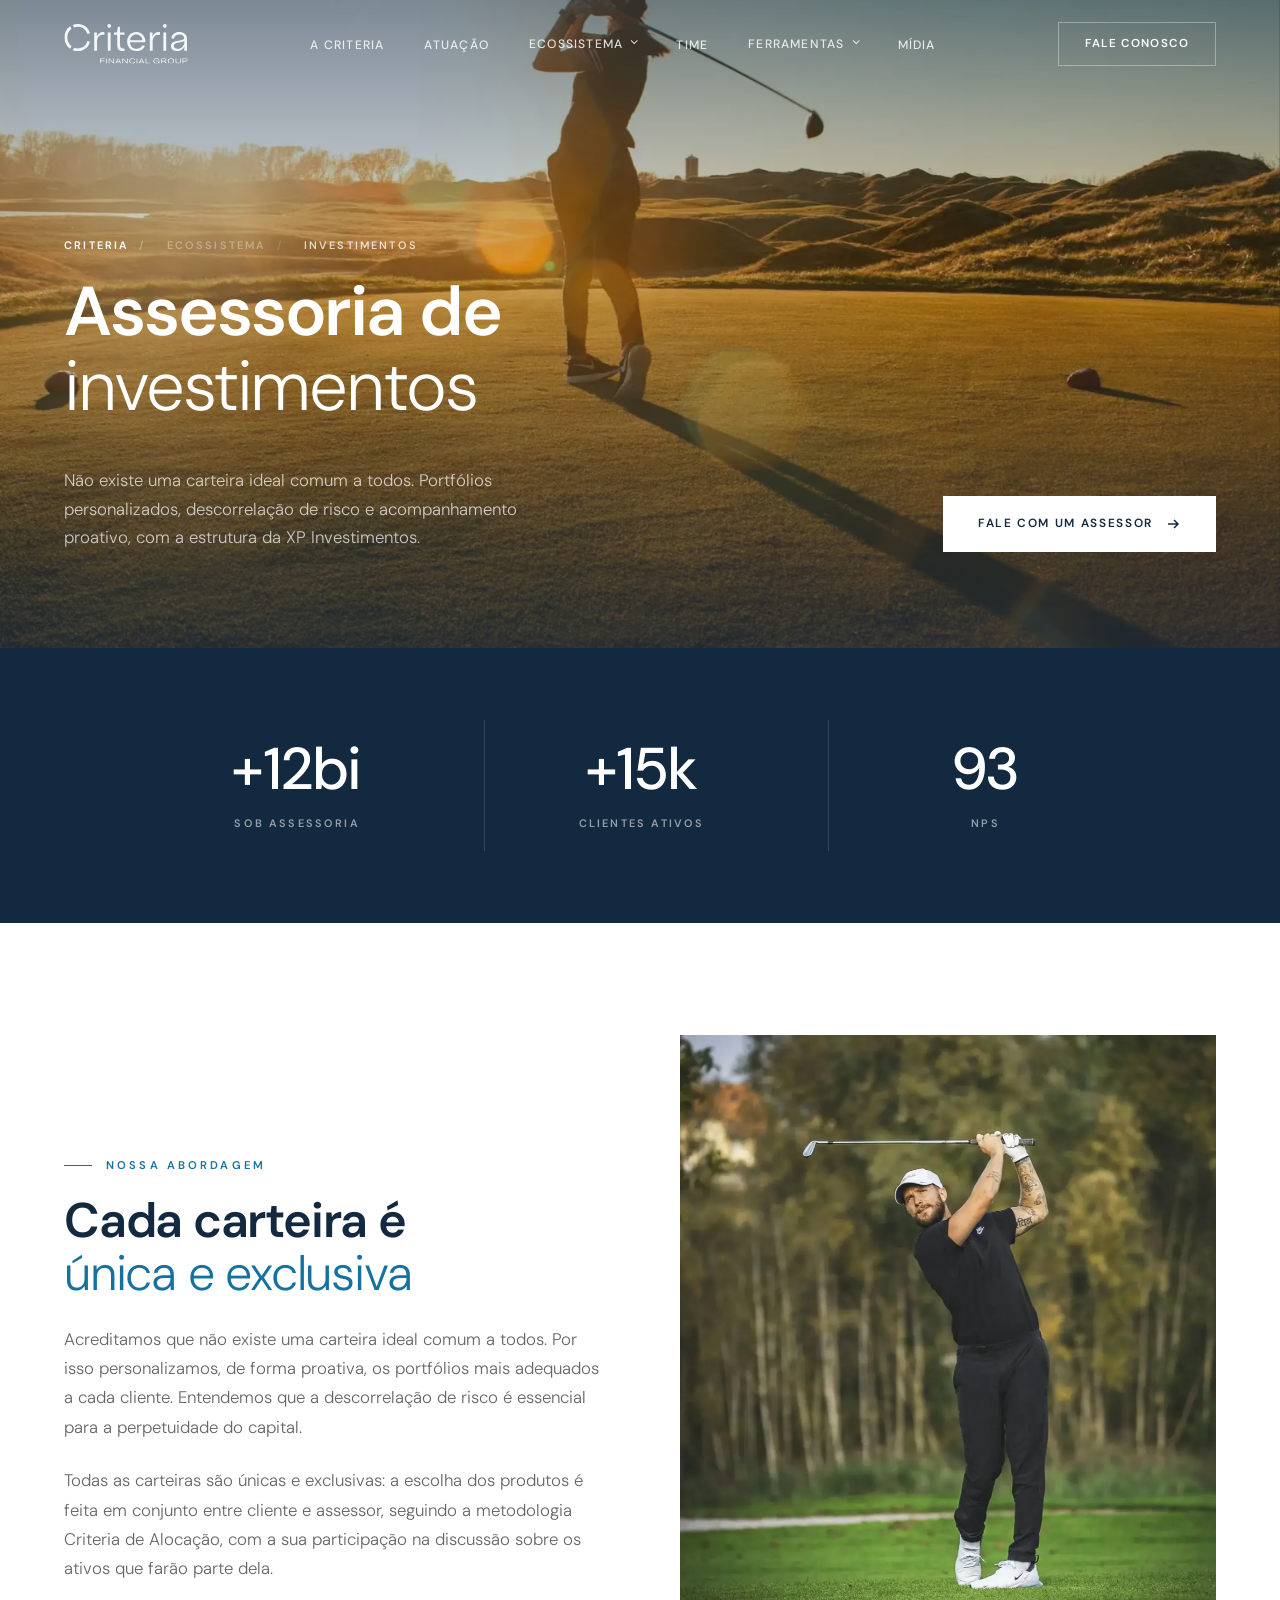
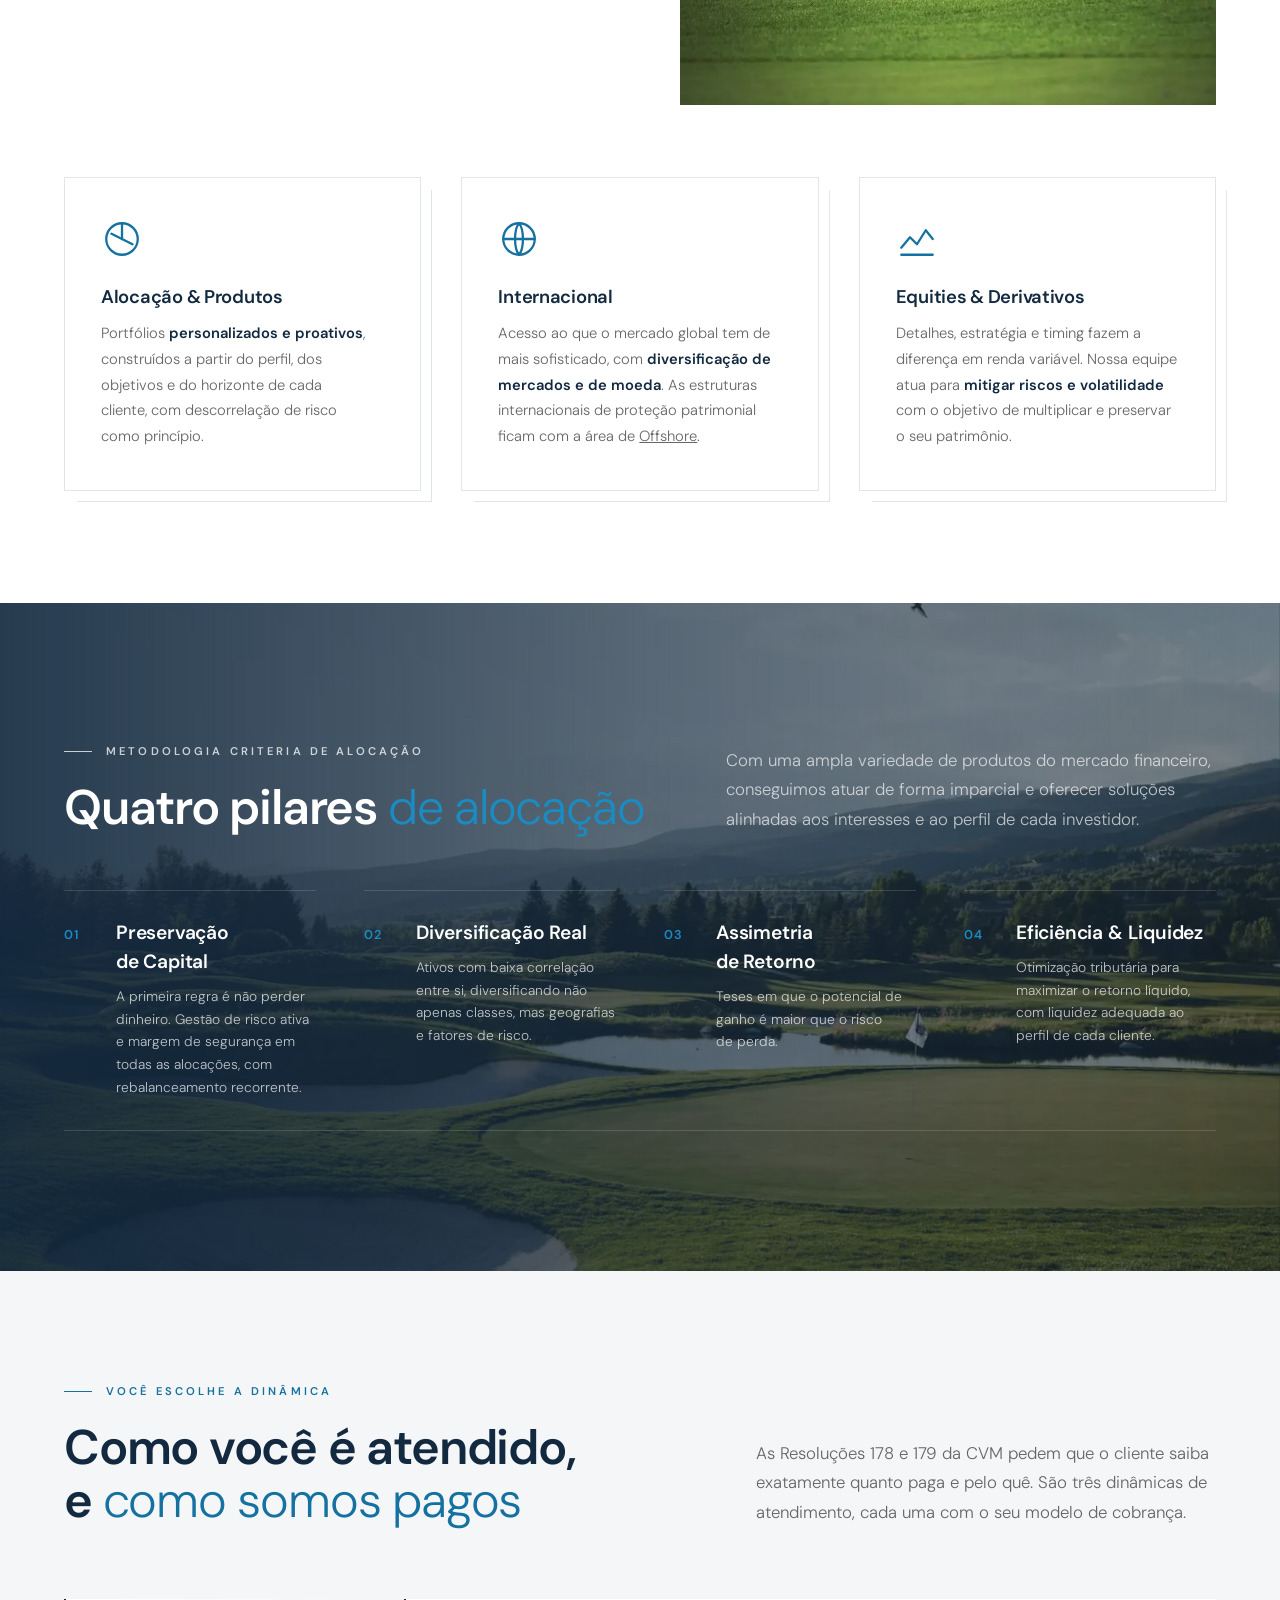
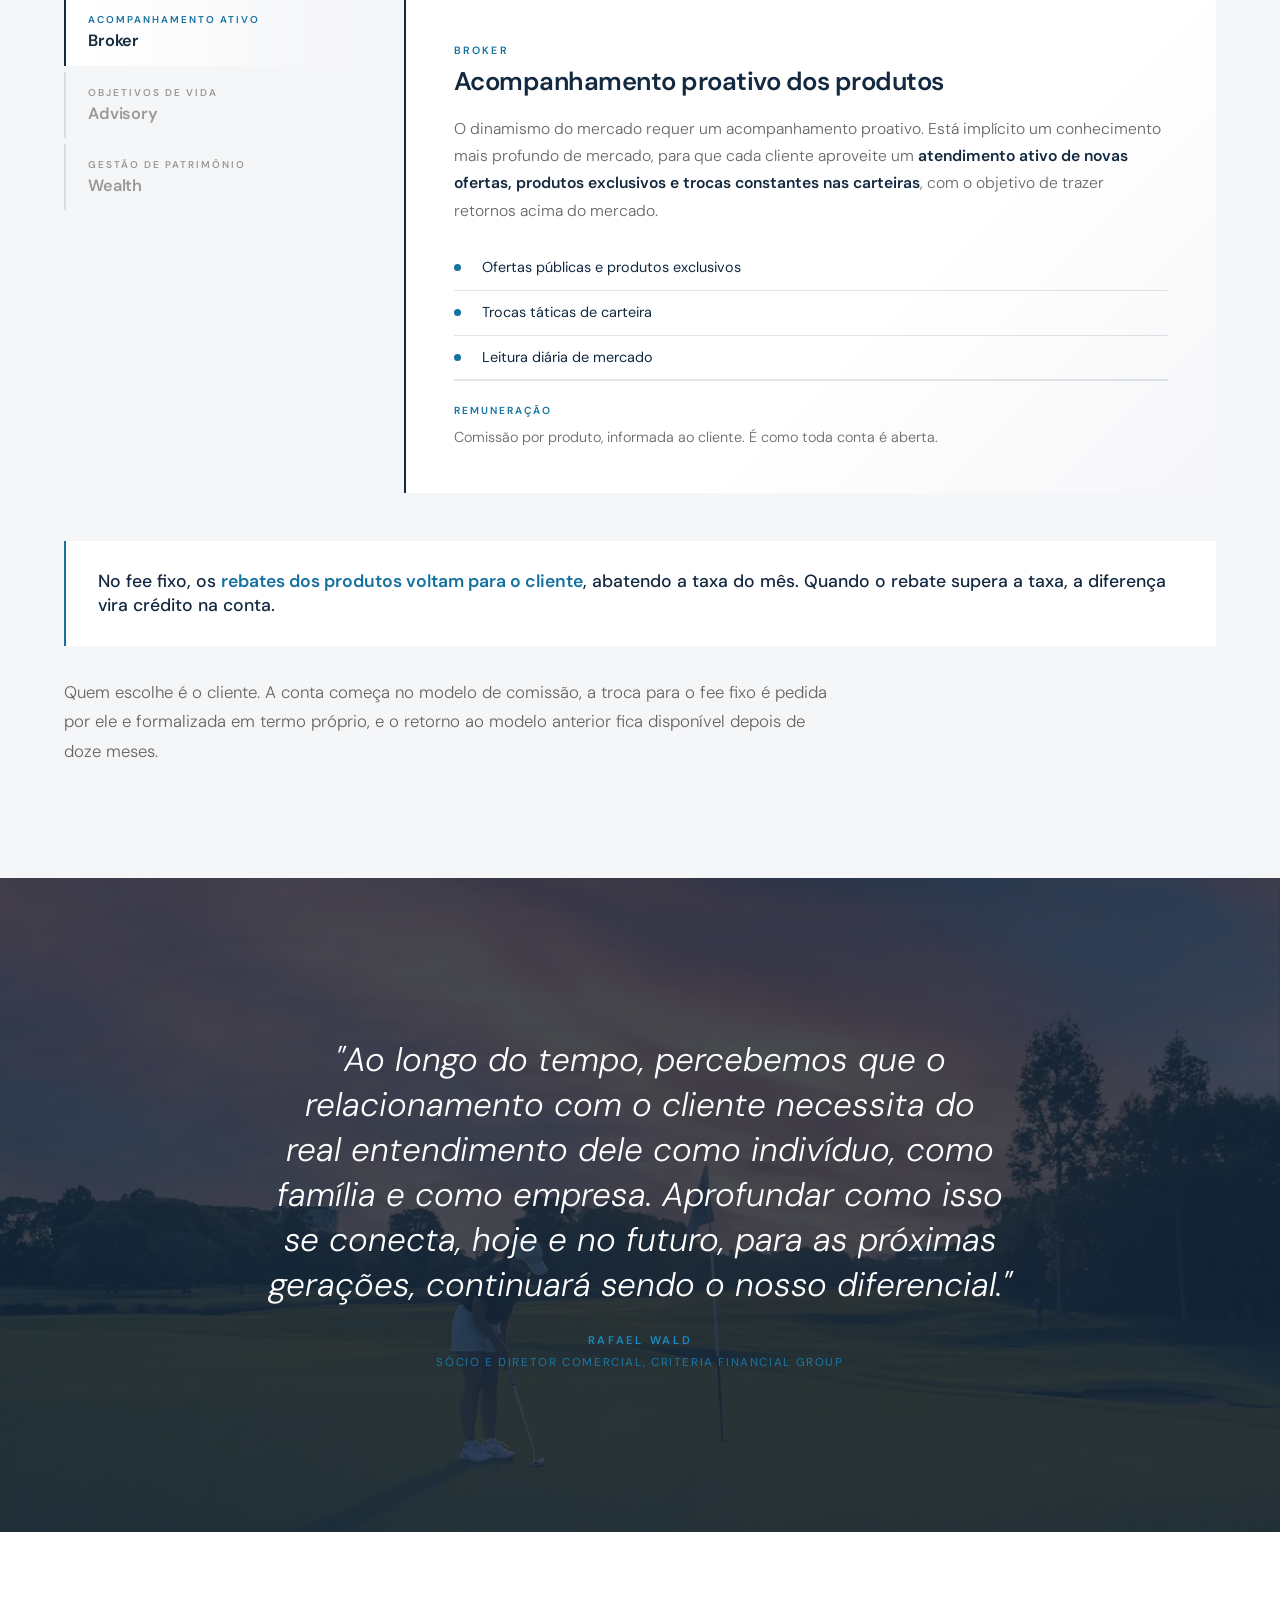
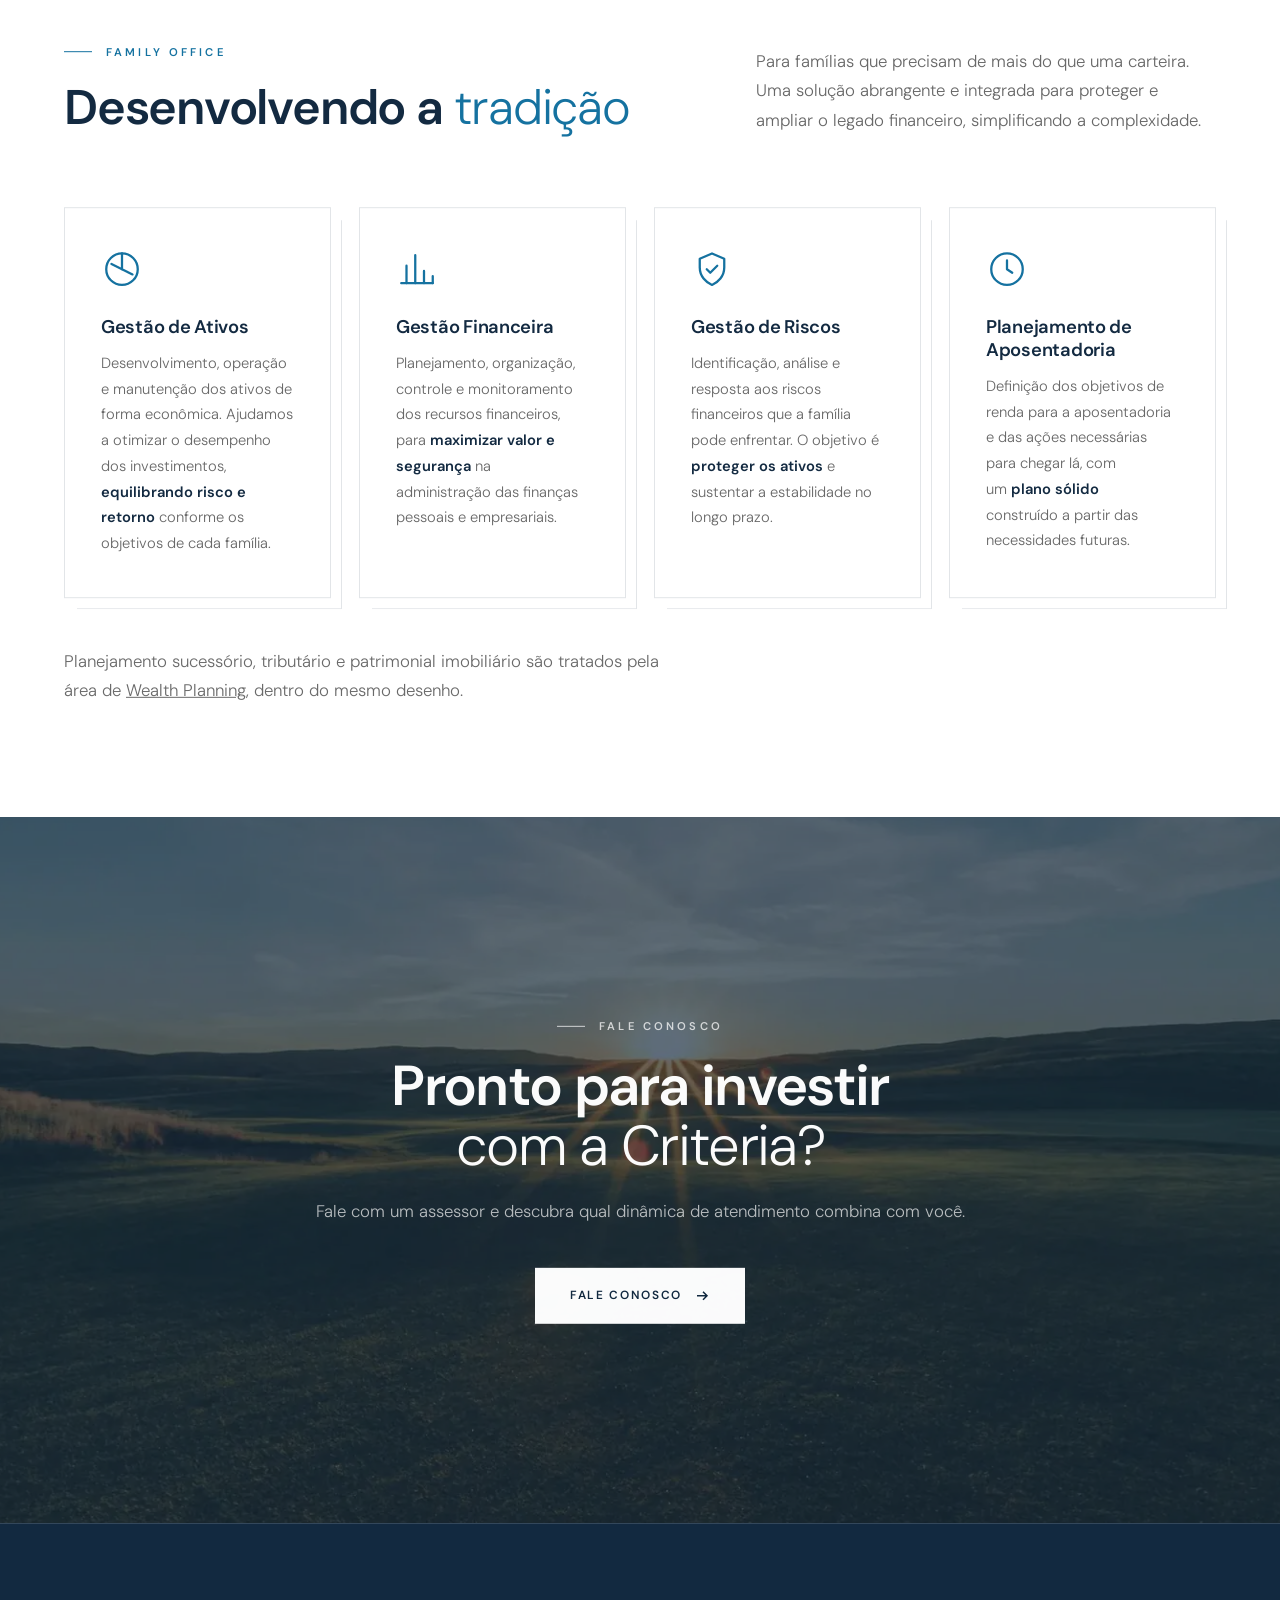
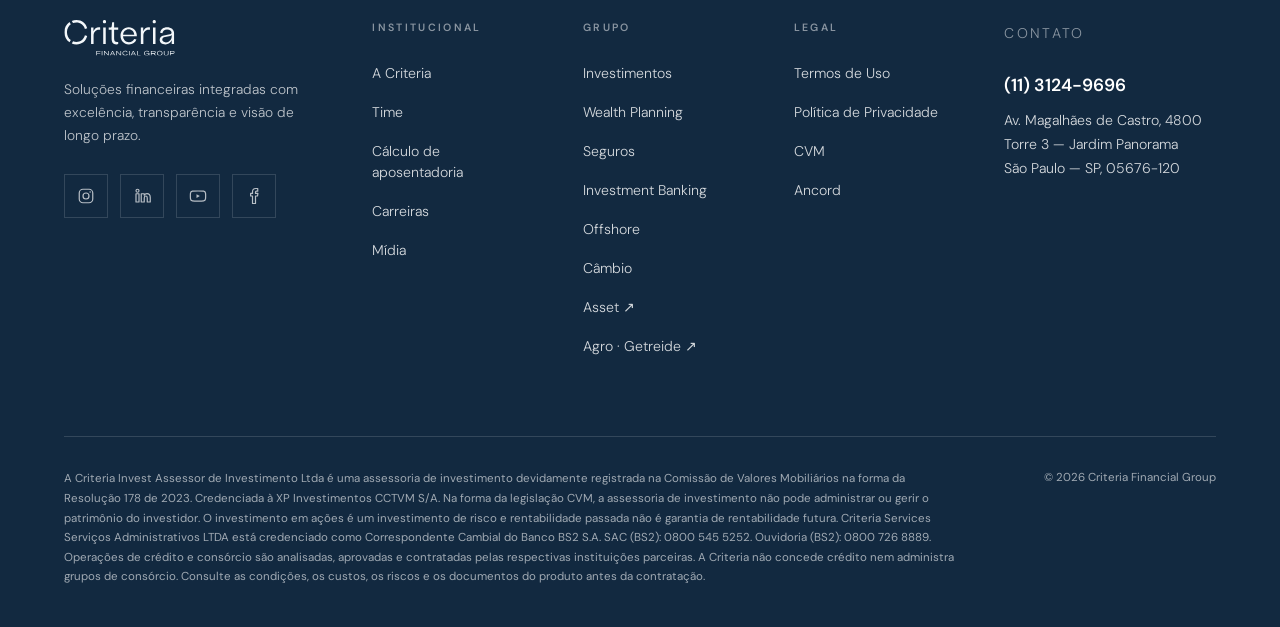
<file: investimentos.html>
<!DOCTYPE html>
<html lang="pt-BR">
<head>
<meta charset="UTF-8">
<meta name="viewport" content="width=device-width, initial-scale=1.0">
<title>Investimentos — Criteria Financial Group</title>
<meta name="description" content="Assessoria de investimentos: alocação personalizada, internacional, renda variável e renda fixa, com a estrutura da XP.">
<link rel="icon" type="image/png" sizes="32x32" href="favicon-32.png">
<link rel="icon" type="image/png" sizes="192x192" href="favicon-192.png">
<link rel="apple-touch-icon" href="apple-touch-icon.png">
<link rel="canonical" href="https://cebakz.github.io/criteria-site-v2/investimentos.html">
<meta property="og:type" content="website">
<meta property="og:site_name" content="Criteria Financial Group">
<meta property="og:title" content="Investimentos — Criteria Financial Group">
<meta property="og:description" content="Assessoria de investimentos: alocação personalizada, internacional, renda variável e renda fixa, com a estrutura da XP.">
<meta property="og:url" content="https://cebakz.github.io/criteria-site-v2/investimentos.html">
<meta property="og:image" content="https://cebakz.github.io/criteria-site-v2/img/og.jpg">
<meta property="og:locale" content="pt_BR">
<meta name="twitter:card" content="summary_large_image">
<link rel="stylesheet" href="fonts/dm-sans.css">
<link rel="stylesheet" href="shared.css">
</head>
<body>
<!-- NAV -->
<a class="skip" href="#conteudo">Pular para o conteúdo</a>
<nav class="nav" id="nav" aria-label="Principal">
  <div class="nav__inner">
    <a href="index.html" class="nav__logo"><img src="img/logo-criteria.svg" alt="Criteria Financial Group"></a>
    <ul class="nav__links">
      <li><a href="index.html" class="nav__link">A Criteria</a></li>
      <li><a href="index.html#services" class="nav__link">Atuação</a></li>
      <li class="nav__link--dd"><button type="button" class="nav__link nav__dd-btn" aria-haspopup="true" aria-expanded="false">Ecossistema</button>
        <div class="nav__dd">
          <a href="investimentos.html">Investimentos</a><a href="wealth.html">Wealth Planning</a><a href="seguros.html">Seguros</a>
          <a href="investment-banking.html">Investment Banking</a><a href="offshore.html">Offshore</a><a href="cambio.html">Câmbio</a>
          <span class="nav__dd-sep">Sites próprios</span>
          <a href="https://cfgasset.com.br/" target="_blank" rel="noopener" class="nav__dd-ext">Asset<span aria-hidden="true">↗</span></a><a href="https://www.gtrd.com.br/sobre" target="_blank" rel="noopener" class="nav__dd-ext">Agro · Getreide<span aria-hidden="true">↗</span></a>
        </div>
      </li>
      <li><a href="time.html" class="nav__link">Time</a></li>
      <li class="nav__link--dd"><button type="button" class="nav__link nav__dd-btn" aria-haspopup="true" aria-expanded="false">Ferramentas</button>
        <div class="nav__dd">
          <a href="aposentadoria.html">Cálculo de aposentadoria</a>
        </div>
      </li>
      <li><a href="index.html#insights" class="nav__link">Mídia</a></li>
    </ul>
    <a href="contato.html" class="nav__cta">Fale Conosco</a>
    <button type="button" class="nav__burger" id="burger" aria-label="Abrir menu" aria-expanded="false" aria-controls="mobileMenu"><span></span><span></span><span></span></button>
  </div>
</nav>
<div class="mobile-menu" id="mobileMenu">
  <a href="index.html">A Criteria</a>
  <a href="index.html#services">Atuação</a>
  <a href="time.html">Time</a>
  <a href="index.html#insights">Mídia</a>
  <a href="contato.html">Contato</a>
  <small>Ecossistema</small>
  <div class="sub"><a href="investimentos.html">Investimentos</a><a href="wealth.html">Wealth Planning</a><a href="seguros.html">Seguros</a><a href="investment-banking.html">Investment Banking</a><a href="offshore.html">Offshore</a><a href="cambio.html">Câmbio</a><a href="https://cfgasset.com.br/" target="_blank" rel="noopener">Asset ↗</a><a href="https://www.gtrd.com.br/sobre" target="_blank" rel="noopener">Agro · Getreide ↗</a></div>
  <small>Ferramentas</small>
  <div class="sub"><a href="aposentadoria.html">Cálculo de aposentadoria</a></div>
</div>

<main id="conteudo">
<!-- HERO -->
<section class="hero hero--sub" id="top">
  <div class="hero__media"><img src="img/hero-investimentos.webp" alt="" fetchpriority="high"></div>
  <div class="hero__overlay"></div>
  <div class="hero__content">
    <div class="hero__crumb" data-hero><a href="index.html">Criteria</a><span>/</span><span class="hero__crumb-mid">Ecossistema<span>/</span></span>Investimentos</div>
    <h1 class="hero__title"><span class="line"><span>Assessoria de</span></span><span class="line"><span><em>investimentos</em></span></span></h1>
    <div class="hero__row">
      <p class="hero__sub" data-hero>Não existe uma carteira ideal comum a todos. Portfólios personalizados, descorrelação de risco e acompanhamento proativo, com a estrutura da XP Investimentos.</p>
      <div class="hero__ctas" data-hero><a href="#contact" class="btn btn--solid">Fale com um Assessor <svg viewBox="0 0 16 16" fill="none"><path d="M3 8h10M9 4l4 4-4 4" stroke="currentColor" stroke-width="1.5"/></svg></a></div>
    </div>
  </div>
</section>

<!-- NUMBERS -->
<section class="numbers numbers--flat">
  <div class="wrap">
    <div class="numbers__grid numbers__grid--3">
      <div class="num reveal"><div class="num__v" data-count="12" data-prefix="+" data-suffix="bi">+12bi</div><div class="num__l">Sob assessoria</div></div>
      <div class="num reveal"><div class="num__v" data-count="15" data-prefix="+" data-suffix="k">+15k</div><div class="num__l">Clientes ativos</div></div>
      <div class="num reveal"><div class="num__v" data-count="93">93</div><div class="num__l">NPS</div></div>
    </div>
  </div>
</section>

<!-- ABORDAGEM -->
<section class="section bg-white" id="abordagem">
  <div class="wrap">
    <div class="split split--center" style="margin-top:0">
      <div class="reveal">
        <div class="label">Nossa abordagem</div>
        <h2 class="h2">Cada carteira é <em>única e exclusiva</em></h2>
        <p class="lead">Acreditamos que não existe uma carteira ideal comum a todos. Por isso personalizamos, de forma proativa, os portfólios mais adequados a cada cliente. Entendemos que a descorrelação de risco é essencial para a perpetuidade do capital.</p>
        <p class="lead">Todas as carteiras são únicas e exclusivas: a escolha dos produtos é feita em conjunto entre cliente e assessor, seguindo a metodologia Criteria de Alocação, com a sua participação na discussão sobre os ativos que farão parte dela.</p>
      </div>
      <div class="media img-reveal"><img src="img/servicos-golfe.webp" alt="Campo de golfe ao entardecer" loading="lazy"></div>
    </div>
    <div class="fcards" style="margin-top:72px">
      <div class="fcard reveal"><svg class="fcard__icon" viewBox="0 0 24 24"><circle cx="12" cy="12" r="9"/><path d="M12 3v9l6 3"/><path d="M12 12L6 9"/></svg><div class="fcard__title">Alocação &amp; Produtos</div><div class="fcard__text">Portfólios <strong>personalizados e proativos</strong>, construídos a partir do perfil, dos objetivos e do horizonte de cada cliente, com descorrelação de risco como princípio.</div></div>
      <div class="fcard reveal"><svg class="fcard__icon" viewBox="0 0 24 24"><circle cx="12" cy="12" r="9"/><path d="M3 12h18M12 3c3 3.5 3 14.5 0 18M12 3c-3 3.5-3 14.5 0 18"/></svg><div class="fcard__title">Internacional</div><div class="fcard__text">Acesso ao que o mercado global tem de mais sofisticado, com <strong>diversificação de mercados e de moeda</strong>. As estruturas internacionais de proteção patrimonial ficam com a <span style="white-space:nowrap">área de <a href="offshore.html">Offshore</a></span>.</div></div>
      <div class="fcard reveal"><svg class="fcard__icon" viewBox="0 0 24 24"><path d="M3 17l5-6 4 4 5-8 4 5"/><path d="M3 21h18"/></svg><div class="fcard__title">Equities &amp; Derivativos</div><div class="fcard__text">Detalhes, estratégia e timing fazem a diferença em renda variável. Nossa equipe atua para <strong>mitigar riscos e volatilidade</strong> com o objetivo de multiplicar e preservar o seu patrimônio.</div></div>
    </div>
  </div>
</section>

<!-- METODOLOGIA (faixa com foto) -->
<section class="why" id="metodologia">
  <div class="media media--parallax"><img src="img/band-golfe.webp" alt="" loading="lazy"></div>
  <div class="wrap why__inner">
    <div class="why__head">
      <div>
        <div class="label label--light reveal">Metodologia Criteria de Alocação</div>
        <h2 class="h2 h2--light reveal">Quatro pilares <em>de alocação</em></h2>
      </div>
      <p class="lead lead--light reveal">Com uma ampla variedade de produtos do mercado financeiro, conseguimos atuar de forma imparcial e oferecer soluções alinhadas aos interesses e ao perfil de cada investidor.</p>
    </div>
    <ul class="why__list why__list--4">
      <li class="why__item reveal"><div class="why__num">01</div><div><div class="why__title">Preservação de Capital</div><div class="why__text">A primeira regra é não perder dinheiro. Gestão de risco ativa e margem de segurança em todas as alocações, com rebalanceamento recorrente.</div></div></li>
      <li class="why__item reveal"><div class="why__num">02</div><div><div class="why__title">Diversificação Real</div><div class="why__text">Ativos com baixa correlação entre si, diversificando não apenas classes, mas geografias e fatores de risco.</div></div></li>
      <li class="why__item reveal"><div class="why__num">03</div><div><div class="why__title">Assimetria de Retorno</div><div class="why__text">Teses em que o potencial de ganho é maior que o risco de perda.</div></div></li>
      <li class="why__item reveal"><div class="why__num">04</div><div><div class="why__title">Eficiência &amp; Liquidez</div><div class="why__text">Otimização tributária para maximizar o retorno líquido, com liquidez adequada ao perfil de cada cliente.</div></div></li>
    </ul>
  </div>
</section>

<!-- REMUNERACAO E PERFIL -->
<section class="section bg-sand" id="remuneracao">
  <div class="wrap">
    <div class="services__head" style="align-items:flex-end">
      <div>
        <div class="label reveal">Você escolhe a dinâmica</div>
        <h2 class="h2 reveal">Como você é atendido, e <em>como somos pagos</em></h2>
      </div>
      <p class="lead reveal" style="margin-top:0;max-width:460px;">As Resoluções 178 e 179 da CVM pedem que o cliente saiba exatamente quanto paga e pelo quê. São três dinâmicas de atendimento, cada uma com o seu modelo de cobrança.</p>
    </div>
    <div class="vtabs reveal">
      <div class="vtabs__list" role="tablist">
        <button type="button" class="vtab active" role="tab" data-tab="broker"><small>Acompanhamento ativo</small><span>Broker</span></button>
        <button type="button" class="vtab" role="tab" data-tab="advisory"><small>Objetivos de vida</small><span>Advisory</span></button>
        <button type="button" class="vtab" role="tab" data-tab="wealth"><small>Gestão de patrimônio</small><span>Wealth</span></button>
      </div>
      <div class="vpanels">
        <div class="vpanel active" id="vpanel-broker">
          <div class="vpanel__eyebrow">Broker</div><div class="vpanel__title">Acompanhamento proativo dos produtos</div>
          <p>O dinamismo do mercado requer um acompanhamento proativo. Está implícito um conhecimento mais profundo de mercado, para que cada cliente aproveite um <strong>atendimento ativo de novas ofertas, produtos exclusivos e trocas constantes nas carteiras</strong>, com o objetivo de trazer retornos acima do mercado.</p>
          <ul class="checks"><li>Ofertas públicas e produtos exclusivos</li><li>Trocas táticas de carteira</li><li>Leitura diária de mercado</li></ul>
          <div class="vpanel__fee"><b>Remuneração</b>Comissão por produto, informada ao cliente. É como toda conta é aberta.</div>
        </div>
        <div class="vpanel" id="vpanel-advisory">
          <div class="vpanel__eyebrow">Advisory</div><div class="vpanel__title">Estratégia alinhada aos seus objetivos de vida</div>
          <p>O serviço Advisory consiste em alinhar estratégias e serviços financeiros com seus objetivos de vida. Prezando pela diversificação de ativos, montamos em conjunto <strong>uma carteira saudável e resiliente para o longo prazo</strong>.</p>
          <ul class="checks"><li>Planejamento por objetivos</li><li>Diversificação entre classes de ativos</li><li>Revisões periódicas de alocação</li></ul>
          <div class="vpanel__fee"><b>Remuneração</b>Combina com o fee fixo: uma taxa anual sobre o patrimônio, acordada com o cliente, com os rebates devolvidos.</div>
        </div>
        <div class="vpanel" id="vpanel-wealth">
          <div class="vpanel__eyebrow">Wealth</div><div class="vpanel__title">Organização patrimonial global e independente</div>
          <p>Gestão de patrimônio vai além da liquidez. Trabalhamos no planejamento de caminhos eficientes na organização patrimonial de forma global e independente. <strong>Otimização fiscal, tributária e sucessória</strong> são alguns dos pilares para perpetuar o patrimônio no longo prazo e transmiti-lo às futuras gerações.</p>
          <ul class="checks"><li>Planejamento sucessório e tributário</li><li>Estruturas no Brasil e no exterior</li><li>Visão consolidada de família e empresa</li></ul>
          <div class="vpanel__fee"><b>Remuneração</b>Taxa fixa sobre o patrimônio, acordada com a família e revista junto do plano.</div>
        </div>
      </div>
    </div>
    <div class="banner reveal">No fee fixo, os <strong>rebates dos produtos voltam para o cliente</strong>, abatendo a taxa do mês. Quando o rebate supera a taxa, a diferença vira crédito na conta.</div>
    <p class="lead reveal" style="margin-top:32px;max-width:780px;">Quem escolhe é o cliente. A conta começa no modelo de comissão, a troca para o fee fixo é pedida por ele e formalizada em termo próprio, e o retorno ao modelo anterior fica disponível depois de doze meses.</p>
  </div>
</section>

<!-- QUOTE (sobre foto) -->
<section class="quote quote--photo">
  <div class="media media--parallax"><img src="img/inv-quote.webp" alt="" loading="lazy"></div>
  <div class="wrap">
    <div class="quote__t reveal">"Ao longo do tempo, percebemos que o relacionamento com o cliente necessita do real entendimento dele como indivíduo, como família e como empresa. Aprofundar como isso se conecta, hoje e no futuro, para as próximas gerações, continuará sendo o nosso diferencial."</div>
    <div class="quote__a reveal">Rafael Wald<small>Sócio e Diretor Comercial, Criteria Financial Group</small></div>
  </div>
</section>

<!-- FAMILY OFFICE -->
<section class="section bg-white" id="family-office">
  <div class="wrap">
    <div class="services__head" style="align-items:flex-end">
      <div>
        <div class="label reveal">Family Office</div>
        <h2 class="h2 reveal">Desenvolvendo a <em>tradição</em></h2>
      </div>
      <p class="lead reveal" style="margin-top:0;max-width:460px;">Para famílias que precisam de mais do que uma carteira. Uma solução abrangente e integrada para proteger e ampliar o legado financeiro, simplificando a complexidade.</p>
    </div>
    <div class="fcards fcards--4">
      <div class="fcard reveal"><svg class="fcard__icon" viewBox="0 0 24 24"><circle cx="12" cy="12" r="9"/><path d="M12 3v9l6 3"/><path d="M12 12L6 9"/></svg><div class="fcard__title">Gestão de Ativos</div><div class="fcard__text">Desenvolvimento, operação e manutenção dos ativos de forma econômica. Ajudamos a otimizar o desempenho dos investimentos, <strong>equilibrando risco e retorno</strong> conforme os objetivos de cada família.</div></div>
      <div class="fcard reveal"><svg class="fcard__icon" viewBox="0 0 24 24"><path d="M3 20h18"/><path d="M6 20V10M11 20V4M16 20v-7M21 20v-4"/></svg><div class="fcard__title">Gestão Financeira</div><div class="fcard__text">Planejamento, organização, controle e monitoramento dos recursos financeiros, para <strong>maximizar valor e segurança</strong> na administração das finanças pessoais e empresariais.</div></div>
      <div class="fcard reveal"><svg class="fcard__icon" viewBox="0 0 24 24"><path d="M12 3l7 3v5c0 5-3.5 8.5-7 10-3.5-1.5-7-5-7-10V6z"/><path d="M9 12l2 2 4-4"/></svg><div class="fcard__title">Gestão de Riscos</div><div class="fcard__text">Identificação, análise e resposta aos riscos financeiros que a família pode enfrentar. O objetivo é <strong>proteger os ativos</strong> e sustentar a estabilidade no longo prazo.</div></div>
      <div class="fcard reveal"><svg class="fcard__icon" viewBox="0 0 24 24"><circle cx="12" cy="12" r="9"/><path d="M12 7v5l3 2"/></svg><div class="fcard__title">Planejamento de Aposentadoria</div><div class="fcard__text">Definição dos objetivos de renda para a aposentadoria e das ações necessárias para chegar lá, com um <strong>plano sólido</strong> construído a partir das necessidades futuras.</div></div>
    </div>
    <p class="lead reveal" style="margin-top:48px;max-width:760px;">Planejamento sucessório, tributário e patrimonial imobiliário são tratados pela <span style="white-space:nowrap">área de <a href="wealth.html">Wealth Planning</a></span>, dentro do mesmo desenho.</p>
  </div>
</section>

<!-- CTA -->
<section class="cta" id="contact">
  <div class="media media--parallax"><img src="img/inv-cta.webp" alt="" loading="lazy"></div>
  <div class="wrap cta__inner">
    <div class="label label--light reveal" style="justify-content:center;">Fale Conosco</div>
    <h2 class="cta__title reveal">Pronto para investir <em>com a Criteria?</em></h2>
    <p class="cta__text reveal">Fale com um assessor e descubra qual dinâmica de atendimento combina com você.</p>
    <a href="contato.html" class="btn btn--solid reveal">Fale Conosco <svg viewBox="0 0 16 16" fill="none"><path d="M3 8h10M9 4l4 4-4 4" stroke="currentColor" stroke-width="1.5"/></svg></a>
  </div>
</section>


</main>
<!-- FOOTER -->
<footer class="footer">
  <div class="wrap">
    <div class="footer__top">
      <div class="footer__brand">
        <img src="img/logo-criteria.svg" alt="Criteria Financial Group">
        <p>Soluções financeiras integradas com excelência, transparência e visão de longo prazo.</p>
        <div class="footer__social">
          <a href="https://www.instagram.com/criteriainvestimentos" aria-label="Instagram" title="Instagram"><svg viewBox="0 0 24 24"><rect x="3" y="3" width="18" height="18" rx="5"/><circle cx="12" cy="12" r="4"/><circle cx="17.5" cy="6.5" r="1" fill="currentColor" stroke="none"/></svg></a>
          <a href="https://www.linkedin.com/company/criteria-financial-group/" aria-label="LinkedIn" title="LinkedIn"><svg viewBox="0 0 24 24"><path d="M4 9h4v11H4z"/><circle cx="6" cy="5" r="2"/><path d="M11 9h4v2c.7-1.3 2.1-2.2 3.6-2.2 3 0 4.4 1.9 4.4 5.2V20h-4v-5.5c0-1.6-.6-2.5-1.9-2.5-1.4 0-2.1 1-2.1 2.5V20h-4z"/></svg></a>
          <a href="https://youtube.com/@CriteriaInvestimentos" aria-label="YouTube" title="YouTube"><svg viewBox="0 0 24 24"><path d="M22 8.2c-.2-1.5-1-2.4-2.5-2.6C17.4 5.3 12 5.3 12 5.3s-5.4 0-7.5.3C3 5.8 2.2 6.7 2 8.2 1.8 9.7 1.8 12 1.8 12s0 2.3.2 3.8c.2 1.5 1 2.4 2.5 2.6 2.1.3 7.5.3 7.5.3s5.4 0 7.5-.3c1.5-.2 2.3-1.1 2.5-2.6.2-1.5.2-3.8.2-3.8s0-2.3-.2-3.8z"/><path d="M10 9.5v5l4.5-2.5z" fill="currentColor" stroke="none"/></svg></a>
          <a href="https://www.facebook.com/criteriafinancialgroup" aria-label="Facebook" title="Facebook"><svg viewBox="0 0 24 24"><path d="M14 8.5V6.8c0-.9.4-1.3 1.3-1.3H17V2h-2.8C11.3 2 10 3.7 10 6.5v2H7.5V12H10v10h4V12h2.7l.5-3.5z"/></svg></a>
        </div>
      </div>
      <div class="footer__col"><div class="footer__h">Institucional</div><ul><li><a href="#top">A Criteria</a></li><li><a href="time.html">Time</a></li><li><a href="aposentadoria.html">Cálculo de aposentadoria</a></li><li><a href="contato.html#form">Carreiras</a></li><li><a href="index.html#insights">Mídia</a></li></ul></div>
      <div class="footer__col"><div class="footer__h">Grupo</div><ul><li><a href="investimentos.html">Investimentos</a></li><li><a href="wealth.html">Wealth Planning</a></li><li><a href="seguros.html">Seguros</a></li><li><a href="investment-banking.html">Investment Banking</a></li><li><a href="offshore.html">Offshore</a></li><li><a href="cambio.html">Câmbio</a></li><li><a href="https://cfgasset.com.br/" target="_blank" rel="noopener">Asset ↗</a></li><li><a href="https://www.gtrd.com.br/sobre" target="_blank" rel="noopener">Agro · Getreide ↗</a></li></ul></div>
      <div class="footer__col"><div class="footer__h">Legal</div><ul><li><a href="https://criteriafg.com.br/termos_uso/">Termos de Uso</a></li><li><a href="https://criteriafg.com.br/politica_privacidade/" target="_blank" rel="noopener">Política de Privacidade</a></li><li><a href="https://www.gov.br/cvm/" target="_blank" rel="noopener">CVM</a></li><li><a href="https://www.ancord.org.br/" target="_blank" rel="noopener">Ancord</a></li></ul></div>
      <div class="footer__col"><div class="footer__h"><a href="contato.html" style="color:inherit;text-decoration:none">Contato</a></div><div class="footer__contact"><b>(11) 3124-9696</b>Av. Magalhães de Castro, 4800<br>Torre 3 — Jardim Panorama<br>São Paulo — SP, 05676-120</div></div>
    </div>
    <div class="footer__bottom">
      <div class="footer__legal">A Criteria Invest Assessor de Investimento Ltda é uma assessoria de investimento devidamente registrada na Comissão de Valores Mobiliários na forma da Resolução 178 de 2023. Credenciada à XP Investimentos CCTVM S/A. Na forma da legislação CVM, a assessoria de investimento não pode administrar ou gerir o patrimônio do investidor. O investimento em ações é um investimento de risco e rentabilidade passada não é garantia de rentabilidade futura. Criteria Services Serviços Administrativos LTDA está credenciado como Correspondente Cambial do Banco BS2 S.A. SAC (BS2): 0800 545 5252. Ouvidoria (BS2): 0800 726 8889. Operações de crédito e consórcio são analisadas, aprovadas e contratadas pelas respectivas instituições parceiras. A Criteria não concede crédito nem administra grupos de consórcio. Consulte as condições, os custos, os riscos e os documentos do produto antes da contratação.</div>
      <div class="footer__copy">&copy; 2026 Criteria Financial Group</div>
    </div>
  </div>
</footer>

<script src="vendor/gsap.min.js"></script>
<script src="vendor/ScrollTrigger.min.js"></script>
<script src="shared.js"></script>
</body>
</html>
</file>
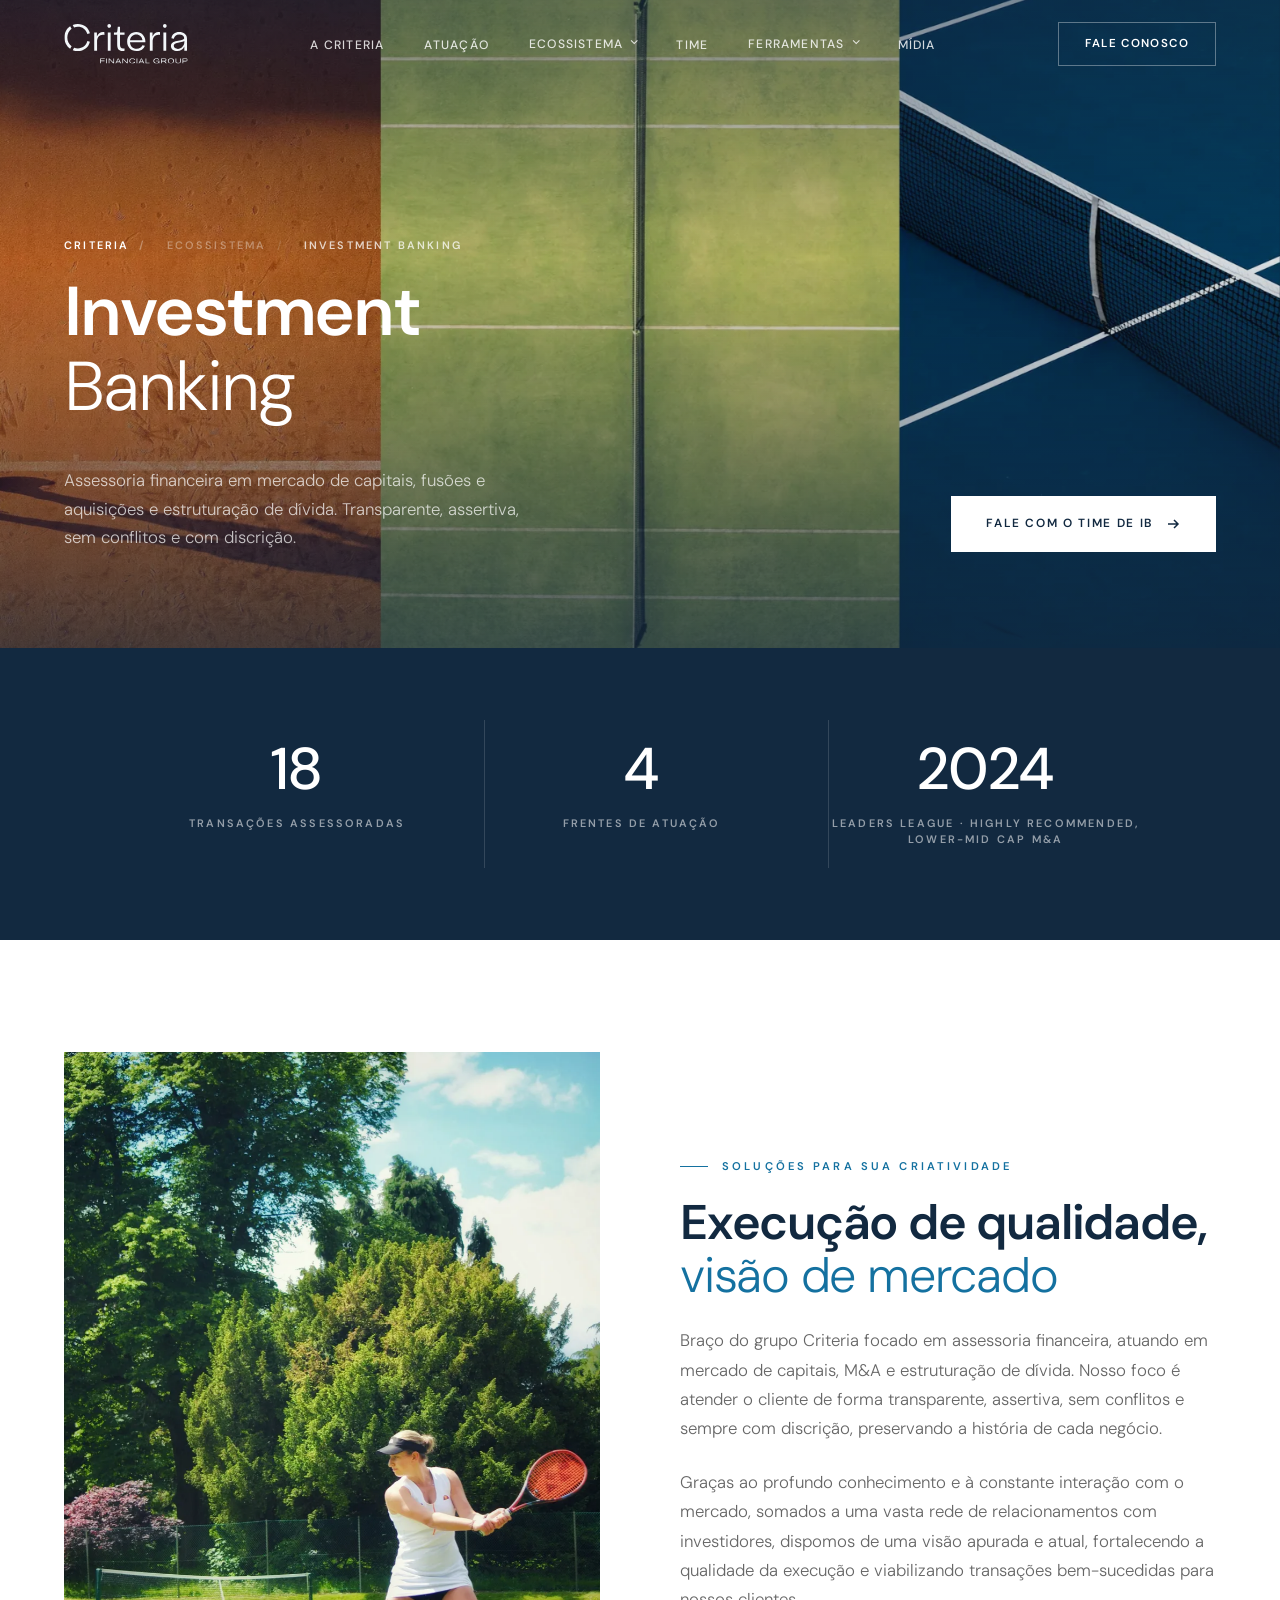
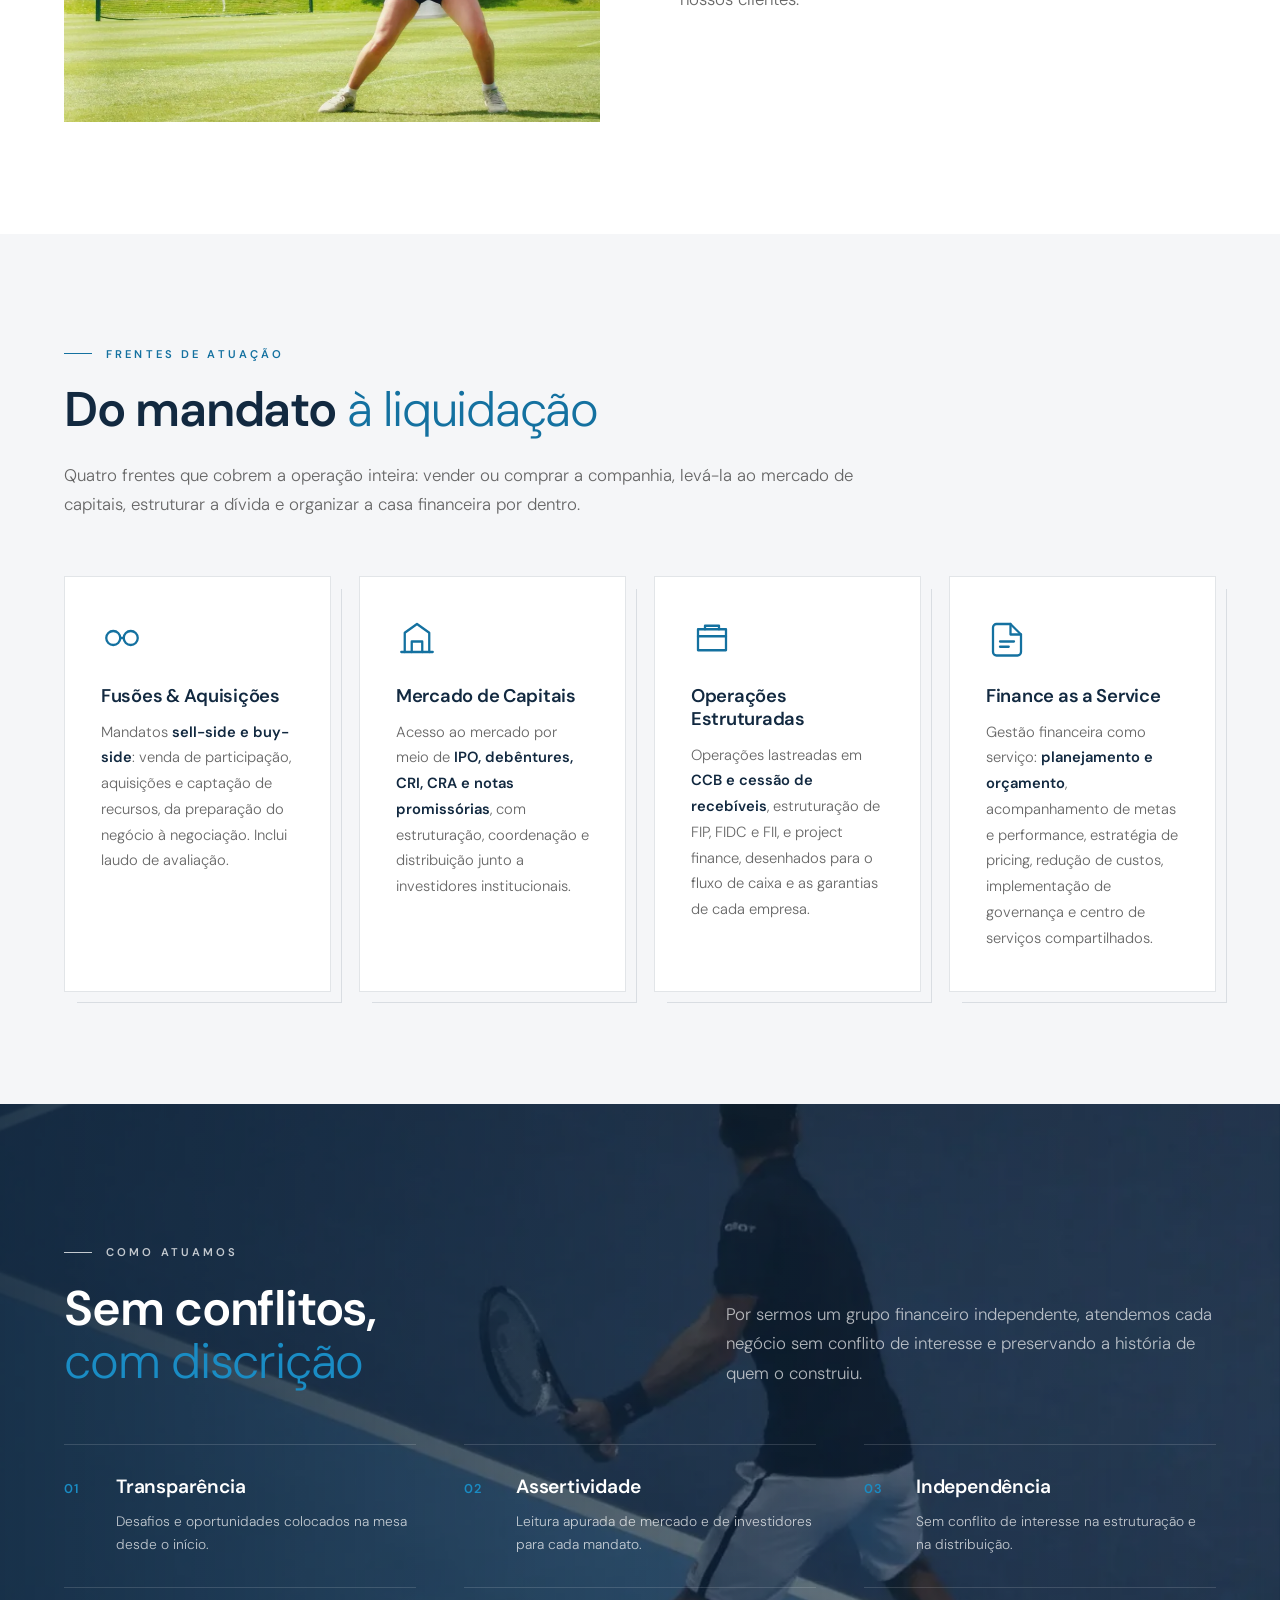
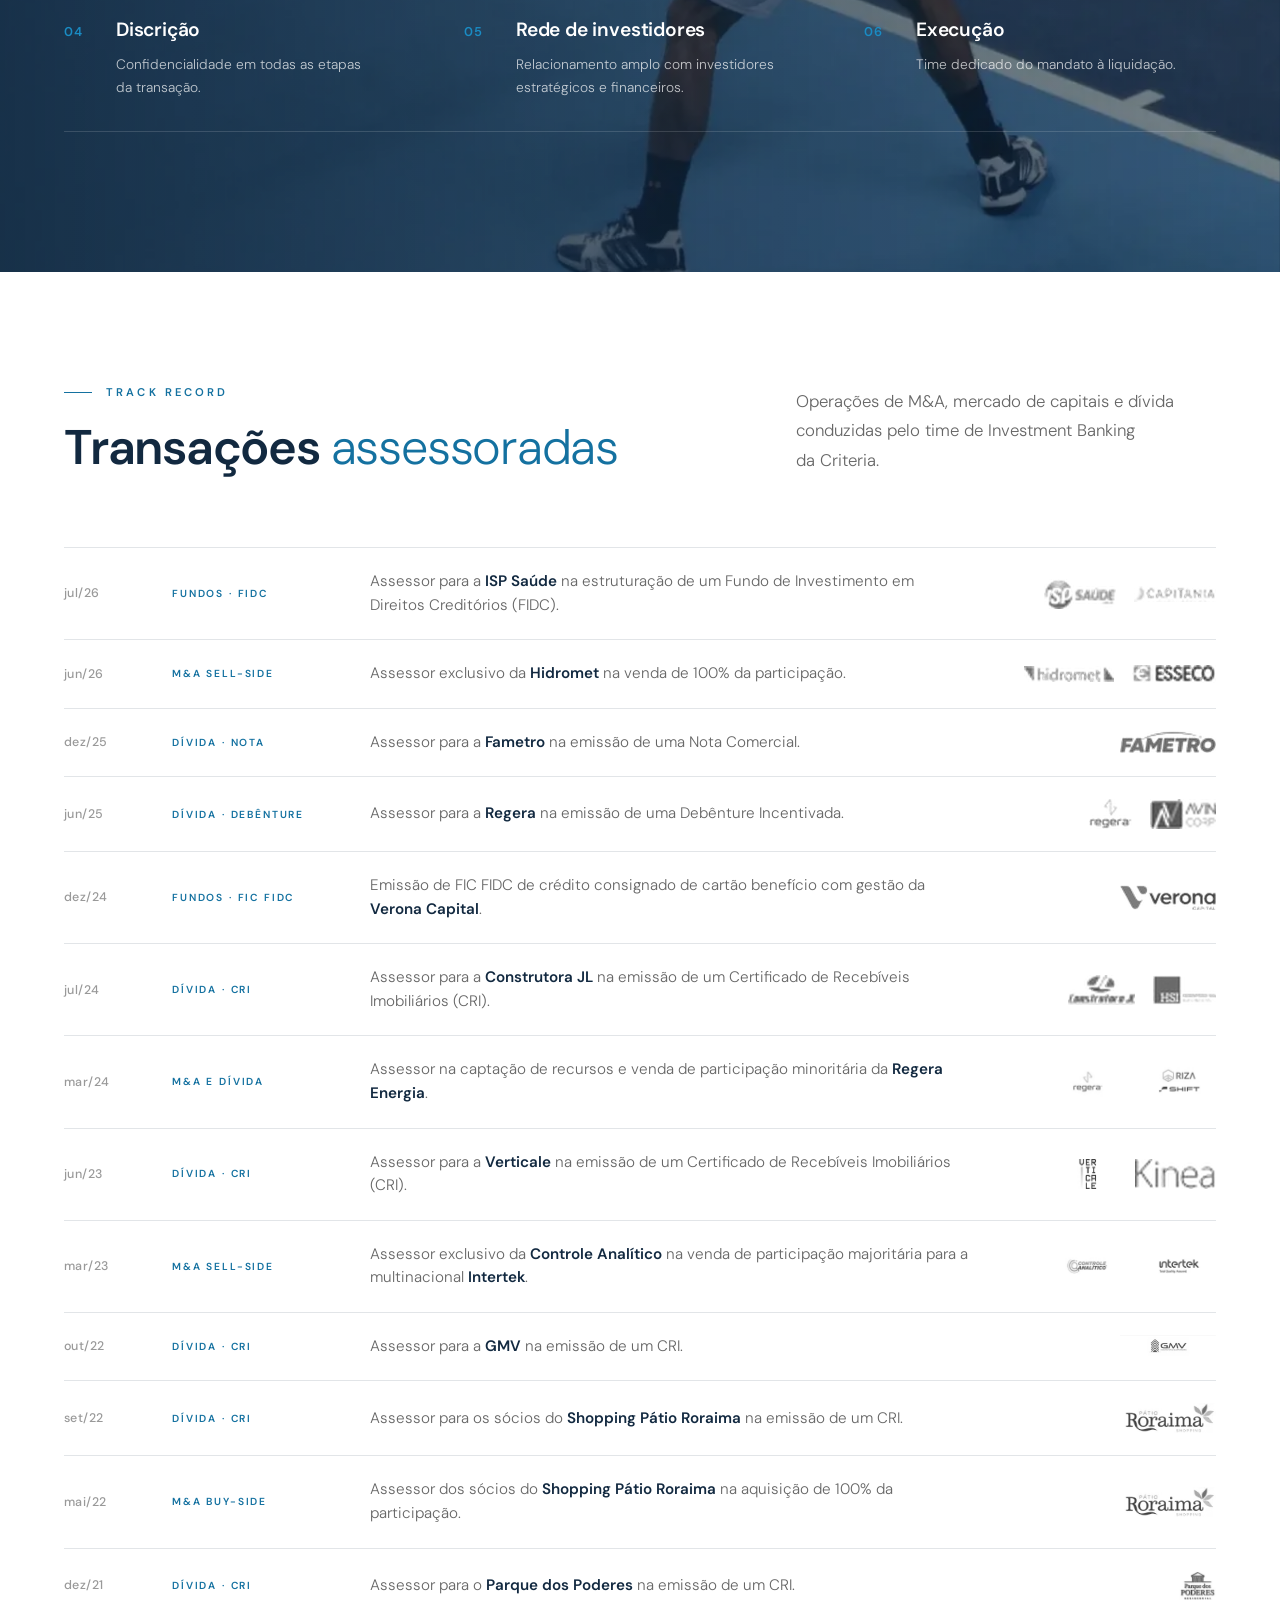
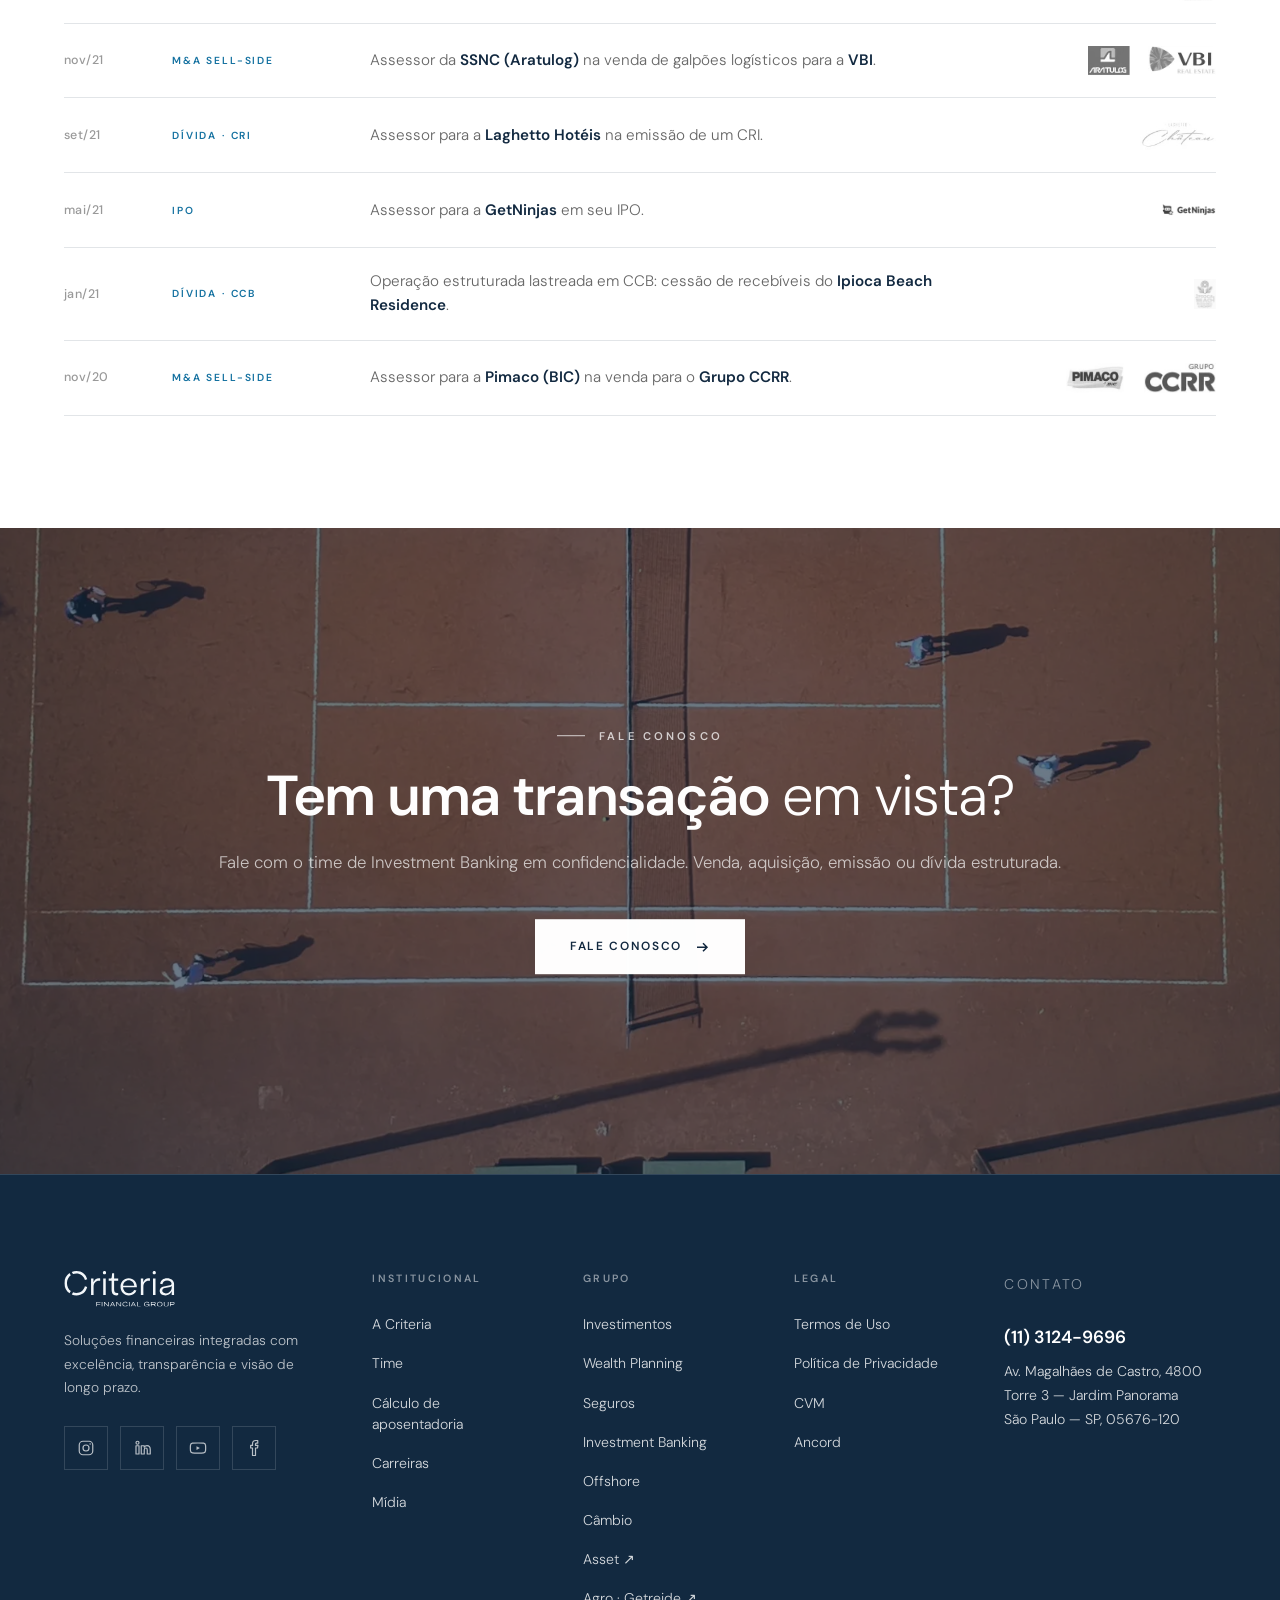
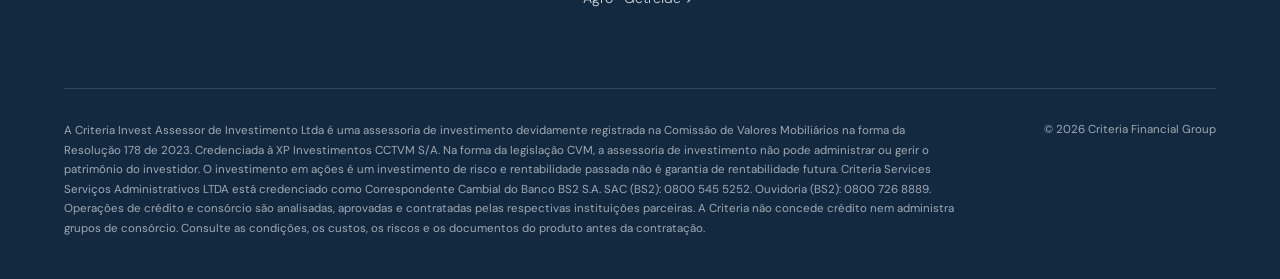
<file: investment-banking.html>
<!DOCTYPE html>
<html lang="pt-BR">
<head>
<meta charset="UTF-8">
<meta name="viewport" content="width=device-width, initial-scale=1.0">
<title>Investment Banking — Criteria Financial Group</title>
<meta name="description" content="Assessoria financeira em M&A, mercado de capitais e estruturação de dívida. Track record de transações.">
<link rel="icon" type="image/png" sizes="32x32" href="favicon-32.png">
<link rel="icon" type="image/png" sizes="192x192" href="favicon-192.png">
<link rel="apple-touch-icon" href="apple-touch-icon.png">
<link rel="canonical" href="https://cebakz.github.io/criteria-site-v2/investment-banking.html">
<meta property="og:type" content="website">
<meta property="og:site_name" content="Criteria Financial Group">
<meta property="og:title" content="Investment Banking — Criteria Financial Group">
<meta property="og:description" content="Assessoria financeira em M&A, mercado de capitais e estruturação de dívida. Track record de transações.">
<meta property="og:url" content="https://cebakz.github.io/criteria-site-v2/investment-banking.html">
<meta property="og:image" content="https://cebakz.github.io/criteria-site-v2/img/og.jpg">
<meta property="og:locale" content="pt_BR">
<meta name="twitter:card" content="summary_large_image">
<link rel="stylesheet" href="fonts/dm-sans.css">
<link rel="stylesheet" href="shared.css">
</head>
<body>
<!-- NAV -->
<a class="skip" href="#conteudo">Pular para o conteúdo</a>
<nav class="nav" id="nav" aria-label="Principal">
  <div class="nav__inner">
    <a href="index.html" class="nav__logo"><img src="img/logo-criteria.svg" alt="Criteria Financial Group"></a>
    <ul class="nav__links">
      <li><a href="index.html" class="nav__link">A Criteria</a></li>
      <li><a href="index.html#services" class="nav__link">Atuação</a></li>
      <li class="nav__link--dd"><button type="button" class="nav__link nav__dd-btn" aria-haspopup="true" aria-expanded="false">Ecossistema</button>
        <div class="nav__dd">
          <a href="investimentos.html">Investimentos</a><a href="wealth.html">Wealth Planning</a><a href="seguros.html">Seguros</a>
          <a href="investment-banking.html">Investment Banking</a><a href="offshore.html">Offshore</a><a href="cambio.html">Câmbio</a>
          <span class="nav__dd-sep">Sites próprios</span>
          <a href="https://cfgasset.com.br/" target="_blank" rel="noopener" class="nav__dd-ext">Asset<span aria-hidden="true">↗</span></a><a href="https://www.gtrd.com.br/sobre" target="_blank" rel="noopener" class="nav__dd-ext">Agro · Getreide<span aria-hidden="true">↗</span></a>
        </div>
      </li>
      <li><a href="time.html" class="nav__link">Time</a></li>
      <li class="nav__link--dd"><button type="button" class="nav__link nav__dd-btn" aria-haspopup="true" aria-expanded="false">Ferramentas</button>
        <div class="nav__dd">
          <a href="aposentadoria.html">Cálculo de aposentadoria</a>
        </div>
      </li>
      <li><a href="index.html#insights" class="nav__link">Mídia</a></li>
    </ul>
    <a href="contato.html" class="nav__cta">Fale Conosco</a>
    <button type="button" class="nav__burger" id="burger" aria-label="Abrir menu" aria-expanded="false" aria-controls="mobileMenu"><span></span><span></span><span></span></button>
  </div>
</nav>
<div class="mobile-menu" id="mobileMenu">
  <a href="index.html">A Criteria</a>
  <a href="index.html#services">Atuação</a>
  <a href="time.html">Time</a>
  <a href="index.html#insights">Mídia</a>
  <a href="contato.html">Contato</a>
  <small>Ecossistema</small>
  <div class="sub"><a href="investimentos.html">Investimentos</a><a href="wealth.html">Wealth Planning</a><a href="seguros.html">Seguros</a><a href="investment-banking.html">Investment Banking</a><a href="offshore.html">Offshore</a><a href="cambio.html">Câmbio</a><a href="https://cfgasset.com.br/" target="_blank" rel="noopener">Asset ↗</a><a href="https://www.gtrd.com.br/sobre" target="_blank" rel="noopener">Agro · Getreide ↗</a></div>
  <small>Ferramentas</small>
  <div class="sub"><a href="aposentadoria.html">Cálculo de aposentadoria</a></div>
</div>

<main id="conteudo">
<!-- HERO -->
<section class="hero hero--sub" id="top">
  <div class="hero__media"><img src="img/hero-ib.webp" alt="" fetchpriority="high"></div>
  <div class="hero__overlay"></div>
  <div class="hero__content">
    <div class="hero__crumb" data-hero><a href="index.html">Criteria</a><span>/</span><span class="hero__crumb-mid">Ecossistema<span>/</span></span>Investment Banking</div>
    <h1 class="hero__title"><span class="line"><span>Investment</span></span><span class="line"><span><em>Banking</em></span></span></h1>
    <div class="hero__row">
      <p class="hero__sub" data-hero>Assessoria financeira em mercado de capitais, fusões e aquisições e estruturação de dívida. Transparente, assertiva, sem conflitos e com discrição.</p>
      <div class="hero__ctas" data-hero><a href="#contact" class="btn btn--solid">Fale com o Time de IB <svg viewBox="0 0 16 16" fill="none"><path d="M3 8h10M9 4l4 4-4 4" stroke="currentColor" stroke-width="1.5"/></svg></a></div>
    </div>
  </div>
</section>

<!-- NUMBERS -->
<section class="numbers numbers--flat">
  <div class="wrap">
    <div class="numbers__grid numbers__grid--3">
      <div class="num reveal"><div class="num__v">18</div><div class="num__l">Transações assessoradas</div></div>
      <div class="num reveal"><div class="num__v">4</div><div class="num__l">Frentes de atuação</div></div>
      <div class="num reveal"><div class="num__v">2024</div><div class="num__l">Leaders League · Highly Recommended, Lower-Mid Cap M&amp;A</div></div>
    </div>
  </div>
</section>

<!-- INTRO -->
<section class="section bg-white" id="sobre">
  <div class="wrap">
    <div class="split split--center" style="margin-top:0">
      <div class="media img-reveal"><img src="img/ib-intro.webp" alt="Tenista em quadra de grama" loading="lazy"></div>
      <div class="reveal">
        <div class="label">Soluções para sua criatividade</div>
        <h2 class="h2">Execução de qualidade, <em>visão de mercado</em></h2>
        <p class="lead">Braço do grupo Criteria focado em assessoria financeira, atuando em mercado de capitais, M&amp;A e estruturação de dívida. Nosso foco é atender o cliente de forma transparente, assertiva, sem conflitos e sempre com discrição, preservando a história de cada negócio.</p>
        <p class="lead">Graças ao profundo conhecimento e à constante interação com o mercado, somados a uma vasta rede de relacionamentos com investidores, dispomos de uma visão apurada e atual, fortalecendo a qualidade da execução e viabilizando transações bem-sucedidas para nossos clientes.</p>
      </div>
    </div>
  </div>
</section>

<!-- FRENTES -->
<section class="section bg-sand" id="frentes">
  <div class="wrap">
    <div class="label reveal">Frentes de atuação</div>
    <h2 class="h2 reveal">Do mandato <em>à liquidação</em></h2>
    <p class="lead reveal" style="max-width:820px;">Quatro frentes que cobrem a operação inteira: vender ou comprar a companhia, levá-la ao mercado de capitais, estruturar a dívida e organizar a casa financeira por dentro.</p>
    <div class="fcards fcards--4">
      <div class="fcard reveal"><svg class="fcard__icon" viewBox="0 0 24 24"><circle cx="7" cy="12" r="4"/><circle cx="17" cy="12" r="4"/><path d="M11 12h2"/></svg><div class="fcard__title">Fusões &amp; Aquisições</div><div class="fcard__text">Mandatos <strong>sell-side e buy-side</strong>: venda de participação, aquisições e captação de recursos, da preparação do negócio à negociação. Inclui laudo de avaliação.</div></div>
      <div class="fcard reveal"><svg class="fcard__icon" viewBox="0 0 24 24"><path d="M3 20h18"/><path d="M5 20V9l7-5 7 5v11"/><path d="M9 20v-6h6v6"/></svg><div class="fcard__title">Mercado de Capitais</div><div class="fcard__text">Acesso ao mercado por meio de <strong>IPO, debêntures, CRI, CRA e notas promissórias</strong>, com estruturação, coordenação e distribuição junto a investidores institucionais.</div></div>
      <div class="fcard reveal"><svg class="fcard__icon" viewBox="0 0 24 24"><path d="M4 7h16v12H4z"/><path d="M4 11h16M8 7V5h8v2"/></svg><div class="fcard__title">Operações Estruturadas</div><div class="fcard__text">Operações lastreadas em <strong>CCB e cessão de recebíveis</strong>, estruturação de FIP, FIDC e FII, e project finance, desenhados para o fluxo de caixa e as garantias de cada empresa.</div></div>
      <div class="fcard reveal"><svg class="fcard__icon" viewBox="0 0 24 24"><path d="M4 20V6a2 2 0 0 1 2-2h8l6 6v10a2 2 0 0 1-2 2H6a2 2 0 0 1-2-2z"/><path d="M14 4v6h6"/><path d="M8 14h8M8 17h5"/></svg><div class="fcard__title">Finance as a Service</div><div class="fcard__text">Gestão financeira como serviço: <strong>planejamento e orçamento</strong>, acompanhamento de metas e performance, estratégia de pricing, redução de custos, implementação de governança e centro de serviços compartilhados.</div></div>
    </div>
  </div>
</section>

<!-- COMO ATUAMOS (faixa com foto) -->
<section class="why" id="como">
  <div class="media media--parallax"><img src="img/band-tenis.webp" alt="" loading="lazy"></div>
  <div class="wrap why__inner">
    <div class="why__head">
      <div>
        <div class="label label--light reveal">Como atuamos</div>
        <h2 class="h2 h2--light reveal">Sem conflitos, <em>com discrição</em></h2>
      </div>
      <p class="lead lead--light reveal">Por sermos um grupo financeiro independente, atendemos cada negócio sem conflito de interesse e preservando a história de quem o construiu.</p>
    </div>
    <ul class="why__list">
      <li class="why__item reveal"><div class="why__num">01</div><div><div class="why__title">Transparência</div><div class="why__text">Desafios e oportunidades colocados na mesa desde o início.</div></div></li>
      <li class="why__item reveal"><div class="why__num">02</div><div><div class="why__title">Assertividade</div><div class="why__text">Leitura apurada de mercado e de investidores para cada mandato.</div></div></li>
      <li class="why__item reveal"><div class="why__num">03</div><div><div class="why__title">Independência</div><div class="why__text">Sem conflito de interesse na estruturação e na distribuição.</div></div></li>
      <li class="why__item reveal"><div class="why__num">04</div><div><div class="why__title">Discrição</div><div class="why__text">Confidencialidade em todas as etapas da transação.</div></div></li>
      <li class="why__item reveal"><div class="why__num">05</div><div><div class="why__title">Rede de investidores</div><div class="why__text">Relacionamento amplo com investidores estratégicos e financeiros.</div></div></li>
      <li class="why__item reveal"><div class="why__num">06</div><div><div class="why__title">Execução</div><div class="why__text">Time dedicado do mandato à liquidação.</div></div></li>
    </ul>
  </div>
</section>

<!-- TRACK RECORD -->
<section class="section bg-white" id="transacoes">
  <div class="wrap">
    <div class="services__head" style="align-items:flex-end">
      <div>
        <div class="label reveal">Track record</div>
        <h2 class="h2 reveal">Transações <em>assessoradas</em></h2>
      </div>
      <p class="lead reveal" style="margin-top:0;max-width:420px;">Operações de M&amp;A, mercado de capitais e dívida conduzidas pelo time de Investment Banking da Criteria.</p>
    </div>
    <div class="dealrows">
      <div class="dealrow reveal"><div class="dealrow__date">jul/26</div><div class="dealrow__type">Fundos · FIDC</div><div class="dealrow__text">Assessor para a <strong>ISP Saúde</strong> na estruturação de um Fundo de Investimento em Direitos Creditórios (FIDC).</div><div class="dealrow__logos"><img src="img/ib/isp-saude.webp" alt="ISP Saúde"><img src="img/ib/capitania.webp" alt="Capitânia"></div></div>
      <div class="dealrow reveal"><div class="dealrow__date">jun/26</div><div class="dealrow__type">M&amp;A Sell-side</div><div class="dealrow__text">Assessor exclusivo da <strong>Hidromet</strong> na venda de 100% da participação.</div><div class="dealrow__logos"><img src="img/ib/hidromet.webp" alt="Hidromet"><img src="img/ib/esseco.webp" alt="Esseco"></div></div>
      <div class="dealrow reveal"><div class="dealrow__date">dez/25</div><div class="dealrow__type">Dívida · Nota</div><div class="dealrow__text">Assessor para a <strong>Fametro</strong> na emissão de uma Nota Comercial.</div><div class="dealrow__logos"><img src="img/ib/fametro.webp" alt="Fametro"></div></div>
      <div class="dealrow reveal"><div class="dealrow__date">jun/25</div><div class="dealrow__type">Dívida · Debênture</div><div class="dealrow__text">Assessor para a <strong>Regera</strong> na emissão de uma Debênture Incentivada.</div><div class="dealrow__logos"><img src="img/ib/regera-2.webp" alt="Regera"><img src="img/ib/avin-corp.webp" alt="Avin Corp"></div></div>
      <div class="dealrow reveal"><div class="dealrow__date">dez/24</div><div class="dealrow__type">Fundos · FIC FIDC</div><div class="dealrow__text">Emissão de FIC FIDC de crédito consignado de cartão benefício com gestão da <strong>Verona Capital</strong>.</div><div class="dealrow__logos"><img src="img/ib/verona-capital.webp" alt="Verona Capital"></div></div>
      <div class="dealrow reveal"><div class="dealrow__date">jul/24</div><div class="dealrow__type">Dívida · CRI</div><div class="dealrow__text">Assessor para a <strong>Construtora JL</strong> na emissão de um Certificado de Recebíveis Imobiliários (CRI).</div><div class="dealrow__logos"><img src="img/ib/construtora-jl.webp" alt="Construtora JL"><img src="img/ib/hsi.webp" alt="HSI"></div></div>
      <div class="dealrow reveal"><div class="dealrow__date">mar/24</div><div class="dealrow__type">M&amp;A e Dívida</div><div class="dealrow__text">Assessor na captação de recursos e venda de participação minoritária da <strong>Regera Energia</strong>.</div><div class="dealrow__logos"><img src="img/ib/regera.webp" alt="Regera"><img src="img/ib/riza-shift.webp" alt="Riza Shift"></div></div>
      <div class="dealrow reveal"><div class="dealrow__date">jun/23</div><div class="dealrow__type">Dívida · CRI</div><div class="dealrow__text">Assessor para a <strong>Verticale</strong> na emissão de um Certificado de Recebíveis Imobiliários (CRI).</div><div class="dealrow__logos"><img src="img/ib/verticale.webp" alt="Verticale"><img src="img/ib/kinea.webp" alt="Kinea"></div></div>
      <div class="dealrow reveal"><div class="dealrow__date">mar/23</div><div class="dealrow__type">M&amp;A Sell-side</div><div class="dealrow__text">Assessor exclusivo da <strong>Controle Analítico</strong> na venda de participação majoritária para a multinacional <strong>Intertek</strong>.</div><div class="dealrow__logos"><img src="img/ib/controle-analitico.webp" alt="Controle Analítico"><img src="img/ib/intertek.webp" alt="Intertek"></div></div>
      <div class="dealrow reveal"><div class="dealrow__date">out/22</div><div class="dealrow__type">Dívida · CRI</div><div class="dealrow__text">Assessor para a <strong>GMV</strong> na emissão de um CRI.</div><div class="dealrow__logos"><img src="img/ib/gmv.webp" alt="GMV"></div></div>
      <div class="dealrow reveal"><div class="dealrow__date">set/22</div><div class="dealrow__type">Dívida · CRI</div><div class="dealrow__text">Assessor para os sócios do <strong>Shopping Pátio Roraima</strong> na emissão de um CRI.</div><div class="dealrow__logos"><img src="img/ib/roraima.webp" alt="Shopping Pátio Roraima"></div></div>
      <div class="dealrow reveal"><div class="dealrow__date">mai/22</div><div class="dealrow__type">M&amp;A Buy-side</div><div class="dealrow__text">Assessor dos sócios do <strong>Shopping Pátio Roraima</strong> na aquisição de 100% da participação.</div><div class="dealrow__logos"><img src="img/ib/roraima-2.webp" alt="Shopping Pátio Roraima"></div></div>
      <div class="dealrow reveal"><div class="dealrow__date">dez/21</div><div class="dealrow__type">Dívida · CRI</div><div class="dealrow__text">Assessor para o <strong>Parque dos Poderes</strong> na emissão de um CRI.</div><div class="dealrow__logos"><img src="img/ib/parque-dos-poderes.webp" alt="Parque dos Poderes"></div></div>
      <div class="dealrow reveal"><div class="dealrow__date">nov/21</div><div class="dealrow__type">M&amp;A Sell-side</div><div class="dealrow__text">Assessor da <strong>SSNC (Aratulog)</strong> na venda de galpões logísticos para a <strong>VBI</strong>.</div><div class="dealrow__logos"><img src="img/ib/aratulog.webp" alt="Aratulog"><img src="img/ib/vbi.webp" alt="VBI"></div></div>
      <div class="dealrow reveal"><div class="dealrow__date">set/21</div><div class="dealrow__type">Dívida · CRI</div><div class="dealrow__text">Assessor para a <strong>Laghetto Hotéis</strong> na emissão de um CRI.</div><div class="dealrow__logos"><img src="img/ib/laghetto.webp" alt="Laghetto Hotéis"></div></div>
      <div class="dealrow reveal"><div class="dealrow__date">mai/21</div><div class="dealrow__type">IPO</div><div class="dealrow__text">Assessor para a <strong>GetNinjas</strong> em seu IPO.</div><div class="dealrow__logos"><img src="img/ib/getninjas.webp" alt="GetNinjas"></div></div>
      <div class="dealrow reveal"><div class="dealrow__date">jan/21</div><div class="dealrow__type">Dívida · CCB</div><div class="dealrow__text">Operação estruturada lastreada em CCB: cessão de recebíveis do <strong>Ipioca Beach Residence</strong>.</div><div class="dealrow__logos"><img src="img/ib/ipioca-beach.webp" alt="Ipioca Beach Residence"></div></div>
      <div class="dealrow reveal"><div class="dealrow__date">nov/20</div><div class="dealrow__type">M&amp;A Sell-side</div><div class="dealrow__text">Assessor para a <strong>Pimaco (BIC)</strong> na venda para o <strong>Grupo CCRR</strong>.</div><div class="dealrow__logos"><img src="img/ib/pimaco-big.webp" alt="Pimaco"><img src="img/ib/ccrr.webp" alt="Grupo CCRR"></div></div>
    </div>
  </div>
</section>

<!-- CTA -->
<section class="cta" id="contact">
  <div class="media media--parallax"><img src="img/ib-cta.webp" alt="" loading="lazy"></div>
  <div class="wrap cta__inner">
    <div class="label label--light reveal" style="justify-content:center;">Fale Conosco</div>
    <h2 class="cta__title reveal">Tem uma transação <em>em vista?</em></h2>
    <p class="cta__text reveal">Fale com o time de Investment Banking em confidencialidade. Venda, aquisição, emissão ou dívida estruturada.</p>
    <a href="contato.html" class="btn btn--solid reveal">Fale Conosco <svg viewBox="0 0 16 16" fill="none"><path d="M3 8h10M9 4l4 4-4 4" stroke="currentColor" stroke-width="1.5"/></svg></a>
  </div>
</section>


</main>
<!-- FOOTER -->
<footer class="footer">
  <div class="wrap">
    <div class="footer__top">
      <div class="footer__brand">
        <img src="img/logo-criteria.svg" alt="Criteria Financial Group">
        <p>Soluções financeiras integradas com excelência, transparência e visão de longo prazo.</p>
        <div class="footer__social">
          <a href="https://www.instagram.com/criteriainvestimentos" aria-label="Instagram" title="Instagram"><svg viewBox="0 0 24 24"><rect x="3" y="3" width="18" height="18" rx="5"/><circle cx="12" cy="12" r="4"/><circle cx="17.5" cy="6.5" r="1" fill="currentColor" stroke="none"/></svg></a>
          <a href="https://www.linkedin.com/company/criteria-financial-group/" aria-label="LinkedIn" title="LinkedIn"><svg viewBox="0 0 24 24"><path d="M4 9h4v11H4z"/><circle cx="6" cy="5" r="2"/><path d="M11 9h4v2c.7-1.3 2.1-2.2 3.6-2.2 3 0 4.4 1.9 4.4 5.2V20h-4v-5.5c0-1.6-.6-2.5-1.9-2.5-1.4 0-2.1 1-2.1 2.5V20h-4z"/></svg></a>
          <a href="https://youtube.com/@CriteriaInvestimentos" aria-label="YouTube" title="YouTube"><svg viewBox="0 0 24 24"><path d="M22 8.2c-.2-1.5-1-2.4-2.5-2.6C17.4 5.3 12 5.3 12 5.3s-5.4 0-7.5.3C3 5.8 2.2 6.7 2 8.2 1.8 9.7 1.8 12 1.8 12s0 2.3.2 3.8c.2 1.5 1 2.4 2.5 2.6 2.1.3 7.5.3 7.5.3s5.4 0 7.5-.3c1.5-.2 2.3-1.1 2.5-2.6.2-1.5.2-3.8.2-3.8s0-2.3-.2-3.8z"/><path d="M10 9.5v5l4.5-2.5z" fill="currentColor" stroke="none"/></svg></a>
          <a href="https://www.facebook.com/criteriafinancialgroup" aria-label="Facebook" title="Facebook"><svg viewBox="0 0 24 24"><path d="M14 8.5V6.8c0-.9.4-1.3 1.3-1.3H17V2h-2.8C11.3 2 10 3.7 10 6.5v2H7.5V12H10v10h4V12h2.7l.5-3.5z"/></svg></a>
        </div>
      </div>
      <div class="footer__col"><div class="footer__h">Institucional</div><ul><li><a href="#top">A Criteria</a></li><li><a href="time.html">Time</a></li><li><a href="aposentadoria.html">Cálculo de aposentadoria</a></li><li><a href="contato.html#form">Carreiras</a></li><li><a href="index.html#insights">Mídia</a></li></ul></div>
      <div class="footer__col"><div class="footer__h">Grupo</div><ul><li><a href="investimentos.html">Investimentos</a></li><li><a href="wealth.html">Wealth Planning</a></li><li><a href="seguros.html">Seguros</a></li><li><a href="investment-banking.html">Investment Banking</a></li><li><a href="offshore.html">Offshore</a></li><li><a href="cambio.html">Câmbio</a></li><li><a href="https://cfgasset.com.br/" target="_blank" rel="noopener">Asset ↗</a></li><li><a href="https://www.gtrd.com.br/sobre" target="_blank" rel="noopener">Agro · Getreide ↗</a></li></ul></div>
      <div class="footer__col"><div class="footer__h">Legal</div><ul><li><a href="https://criteriafg.com.br/termos_uso/">Termos de Uso</a></li><li><a href="https://criteriafg.com.br/politica_privacidade/" target="_blank" rel="noopener">Política de Privacidade</a></li><li><a href="https://www.gov.br/cvm/" target="_blank" rel="noopener">CVM</a></li><li><a href="https://www.ancord.org.br/" target="_blank" rel="noopener">Ancord</a></li></ul></div>
      <div class="footer__col"><div class="footer__h"><a href="contato.html" style="color:inherit;text-decoration:none">Contato</a></div><div class="footer__contact"><b>(11) 3124-9696</b>Av. Magalhães de Castro, 4800<br>Torre 3 — Jardim Panorama<br>São Paulo — SP, 05676-120</div></div>
    </div>
    <div class="footer__bottom">
      <div class="footer__legal">A Criteria Invest Assessor de Investimento Ltda é uma assessoria de investimento devidamente registrada na Comissão de Valores Mobiliários na forma da Resolução 178 de 2023. Credenciada à XP Investimentos CCTVM S/A. Na forma da legislação CVM, a assessoria de investimento não pode administrar ou gerir o patrimônio do investidor. O investimento em ações é um investimento de risco e rentabilidade passada não é garantia de rentabilidade futura. Criteria Services Serviços Administrativos LTDA está credenciado como Correspondente Cambial do Banco BS2 S.A. SAC (BS2): 0800 545 5252. Ouvidoria (BS2): 0800 726 8889. Operações de crédito e consórcio são analisadas, aprovadas e contratadas pelas respectivas instituições parceiras. A Criteria não concede crédito nem administra grupos de consórcio. Consulte as condições, os custos, os riscos e os documentos do produto antes da contratação.</div>
      <div class="footer__copy">&copy; 2026 Criteria Financial Group</div>
    </div>
  </div>
</footer>

<script src="vendor/gsap.min.js"></script>
<script src="vendor/ScrollTrigger.min.js"></script>
<script src="shared.js"></script>
</body>
</html>
</file>
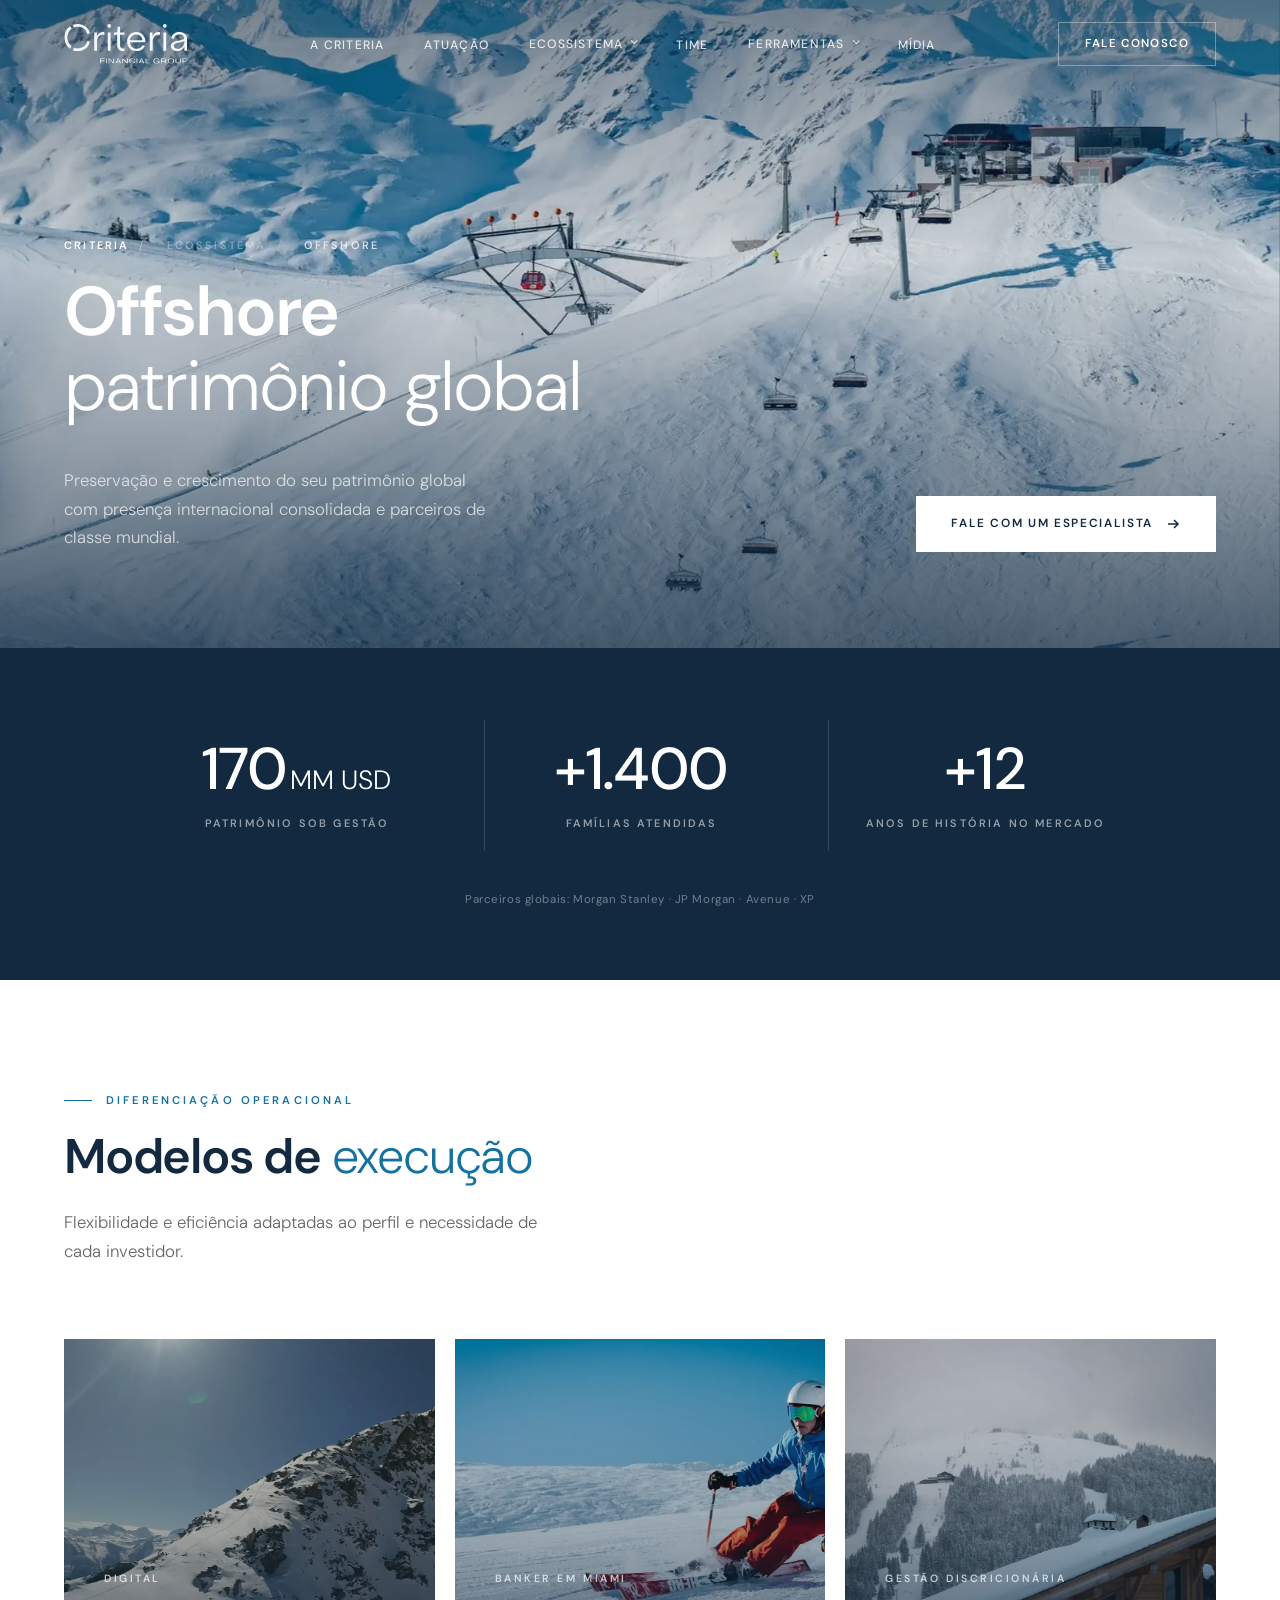
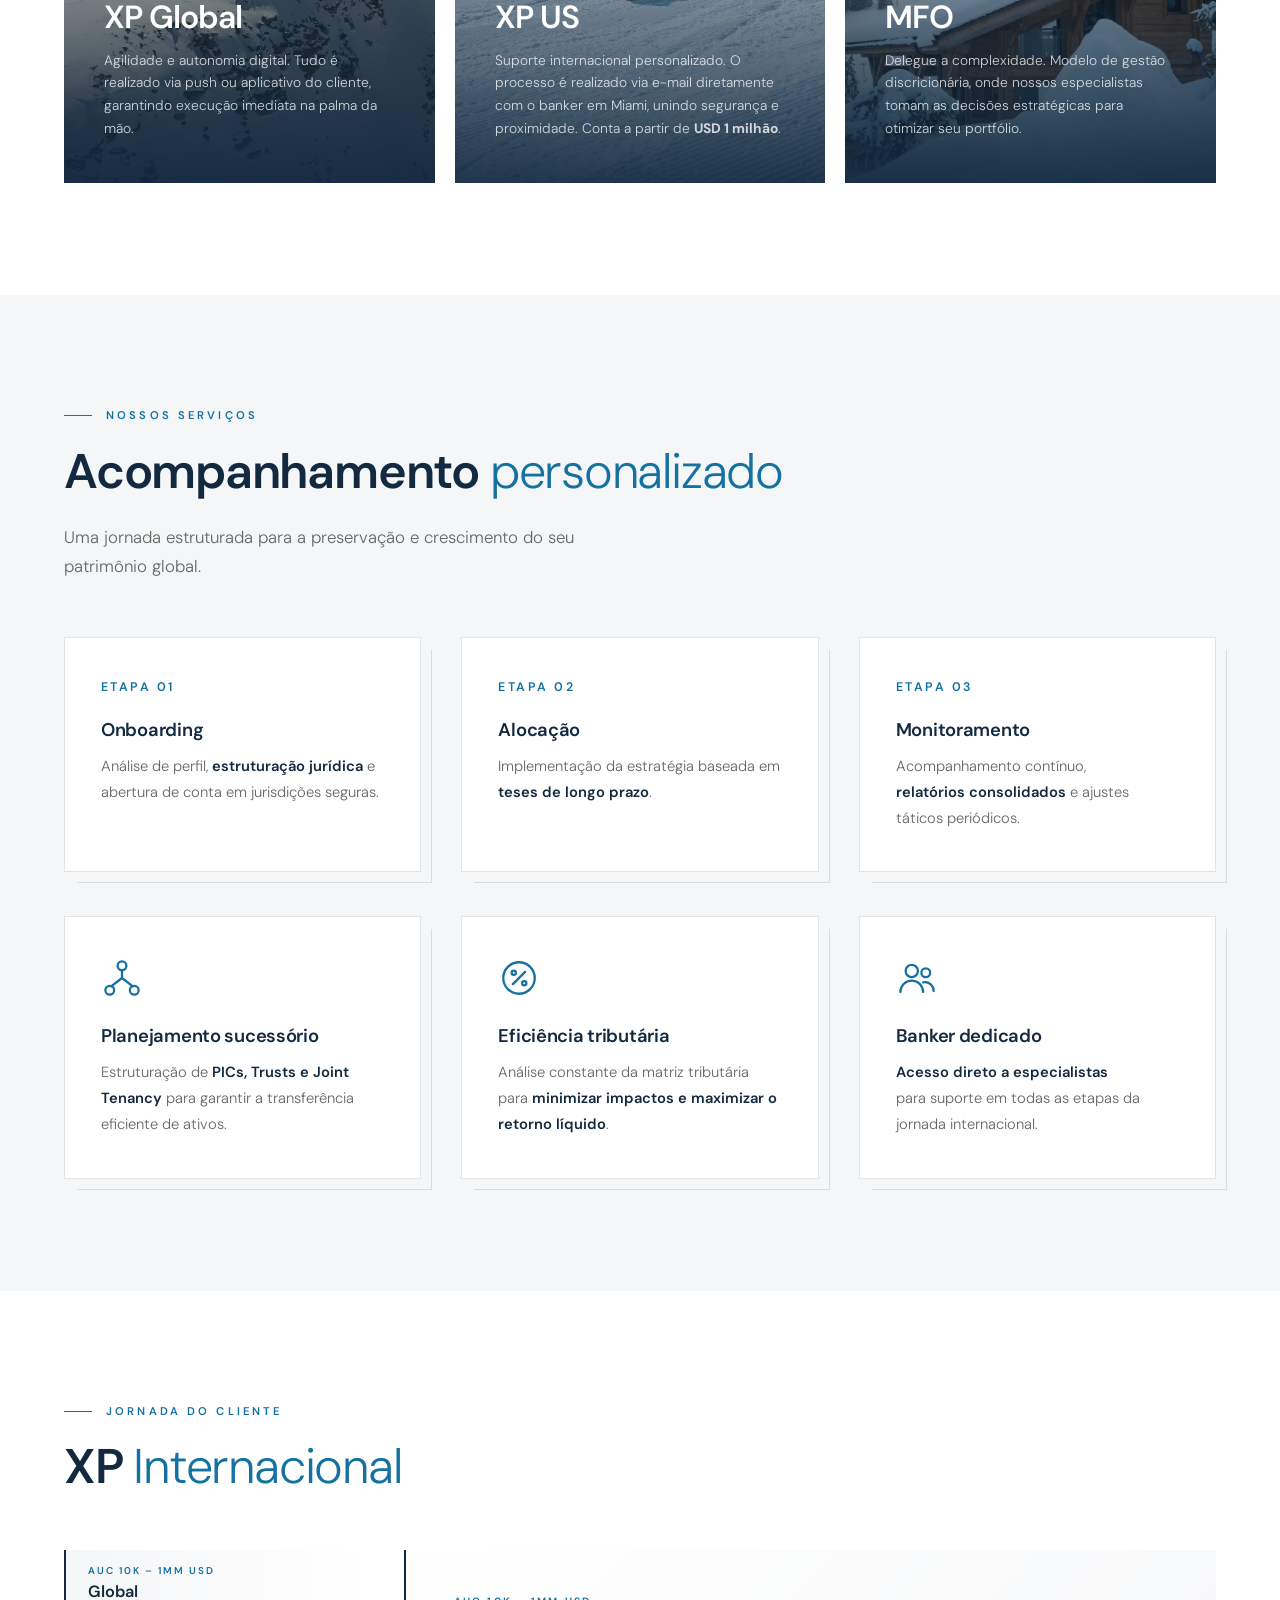
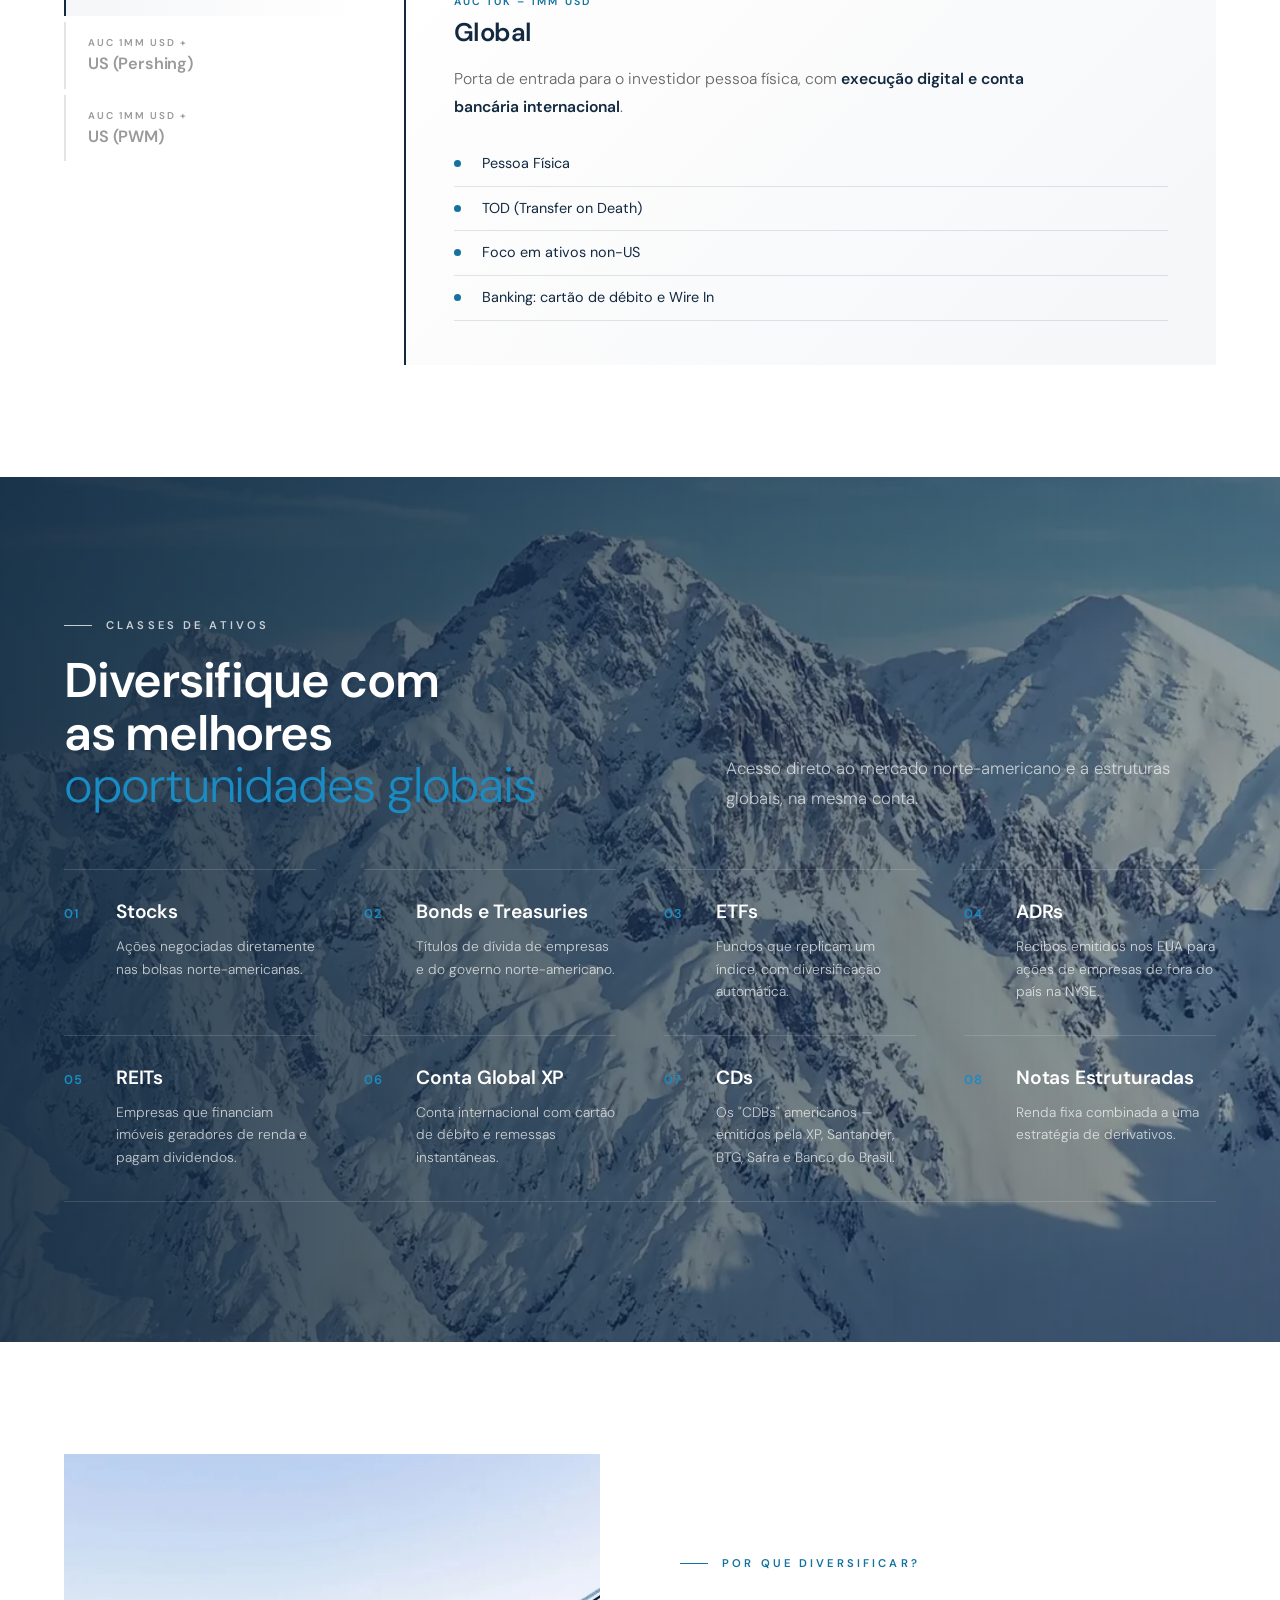
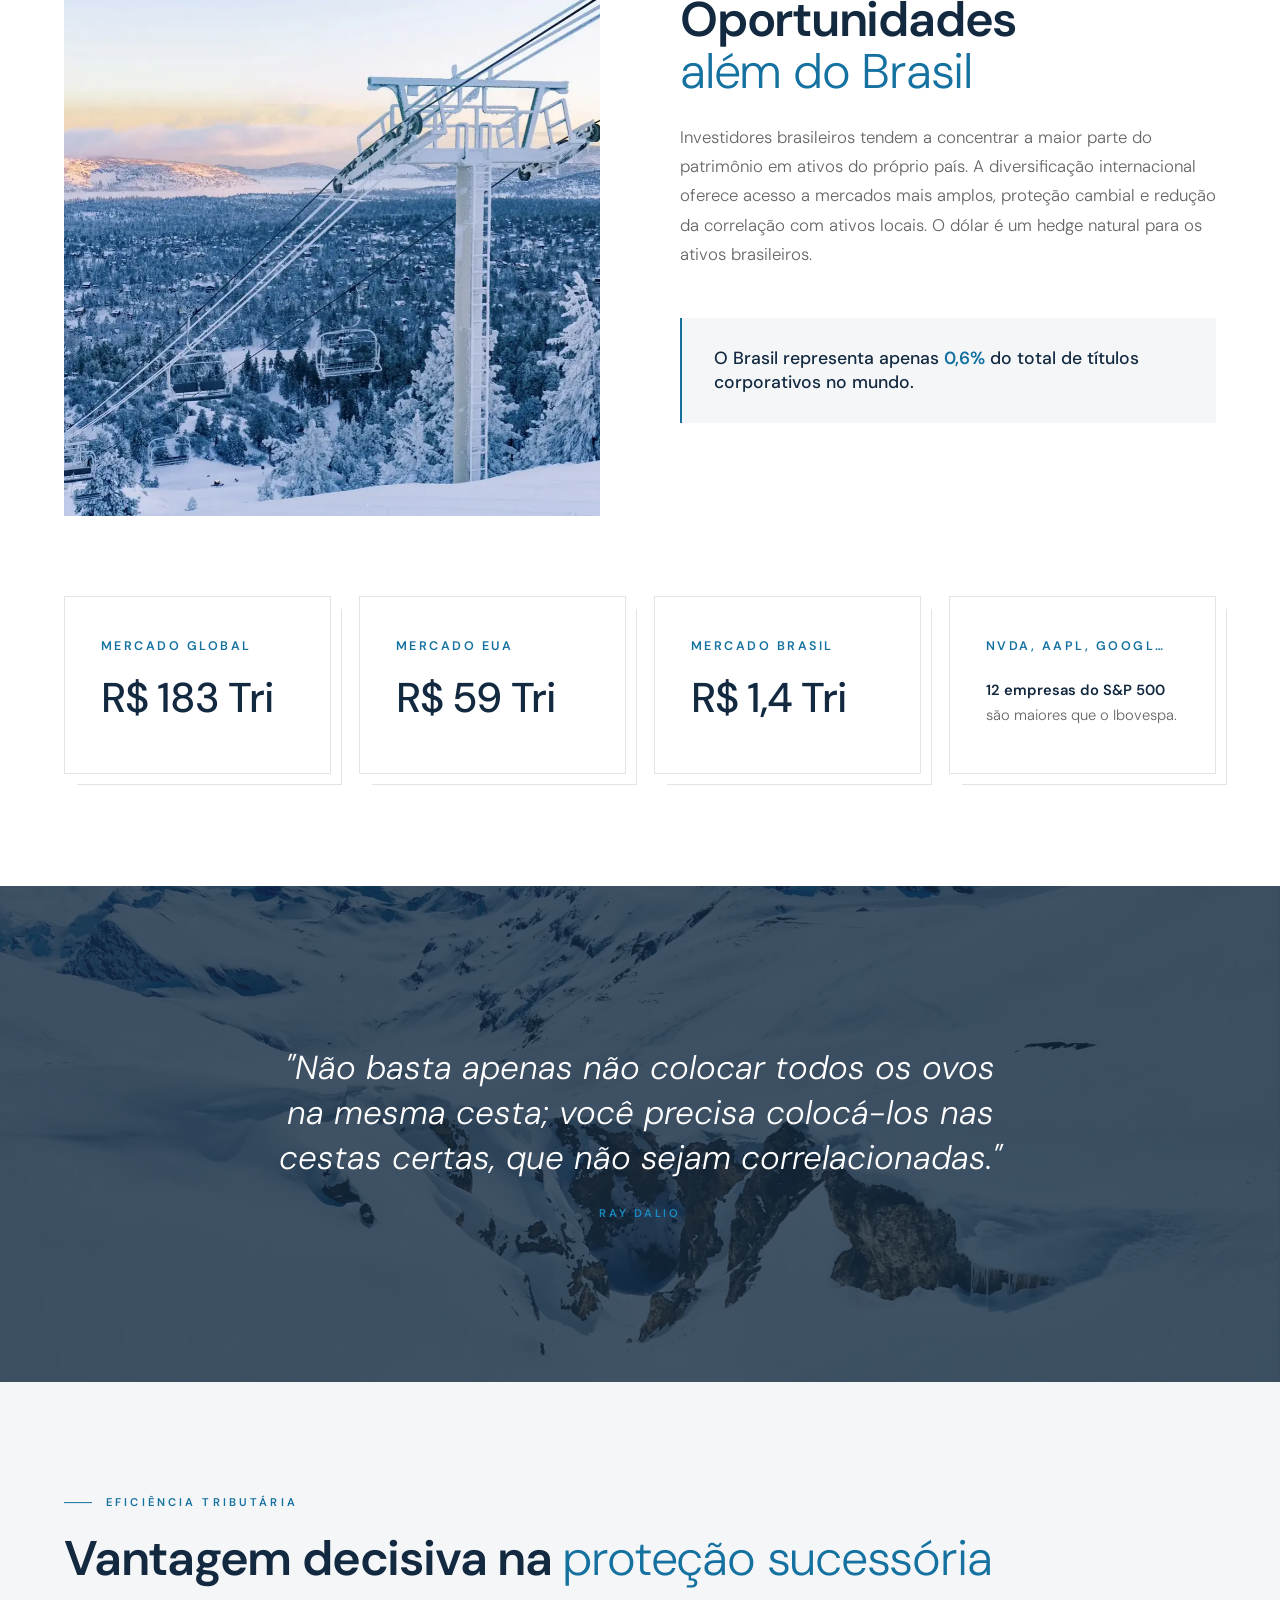
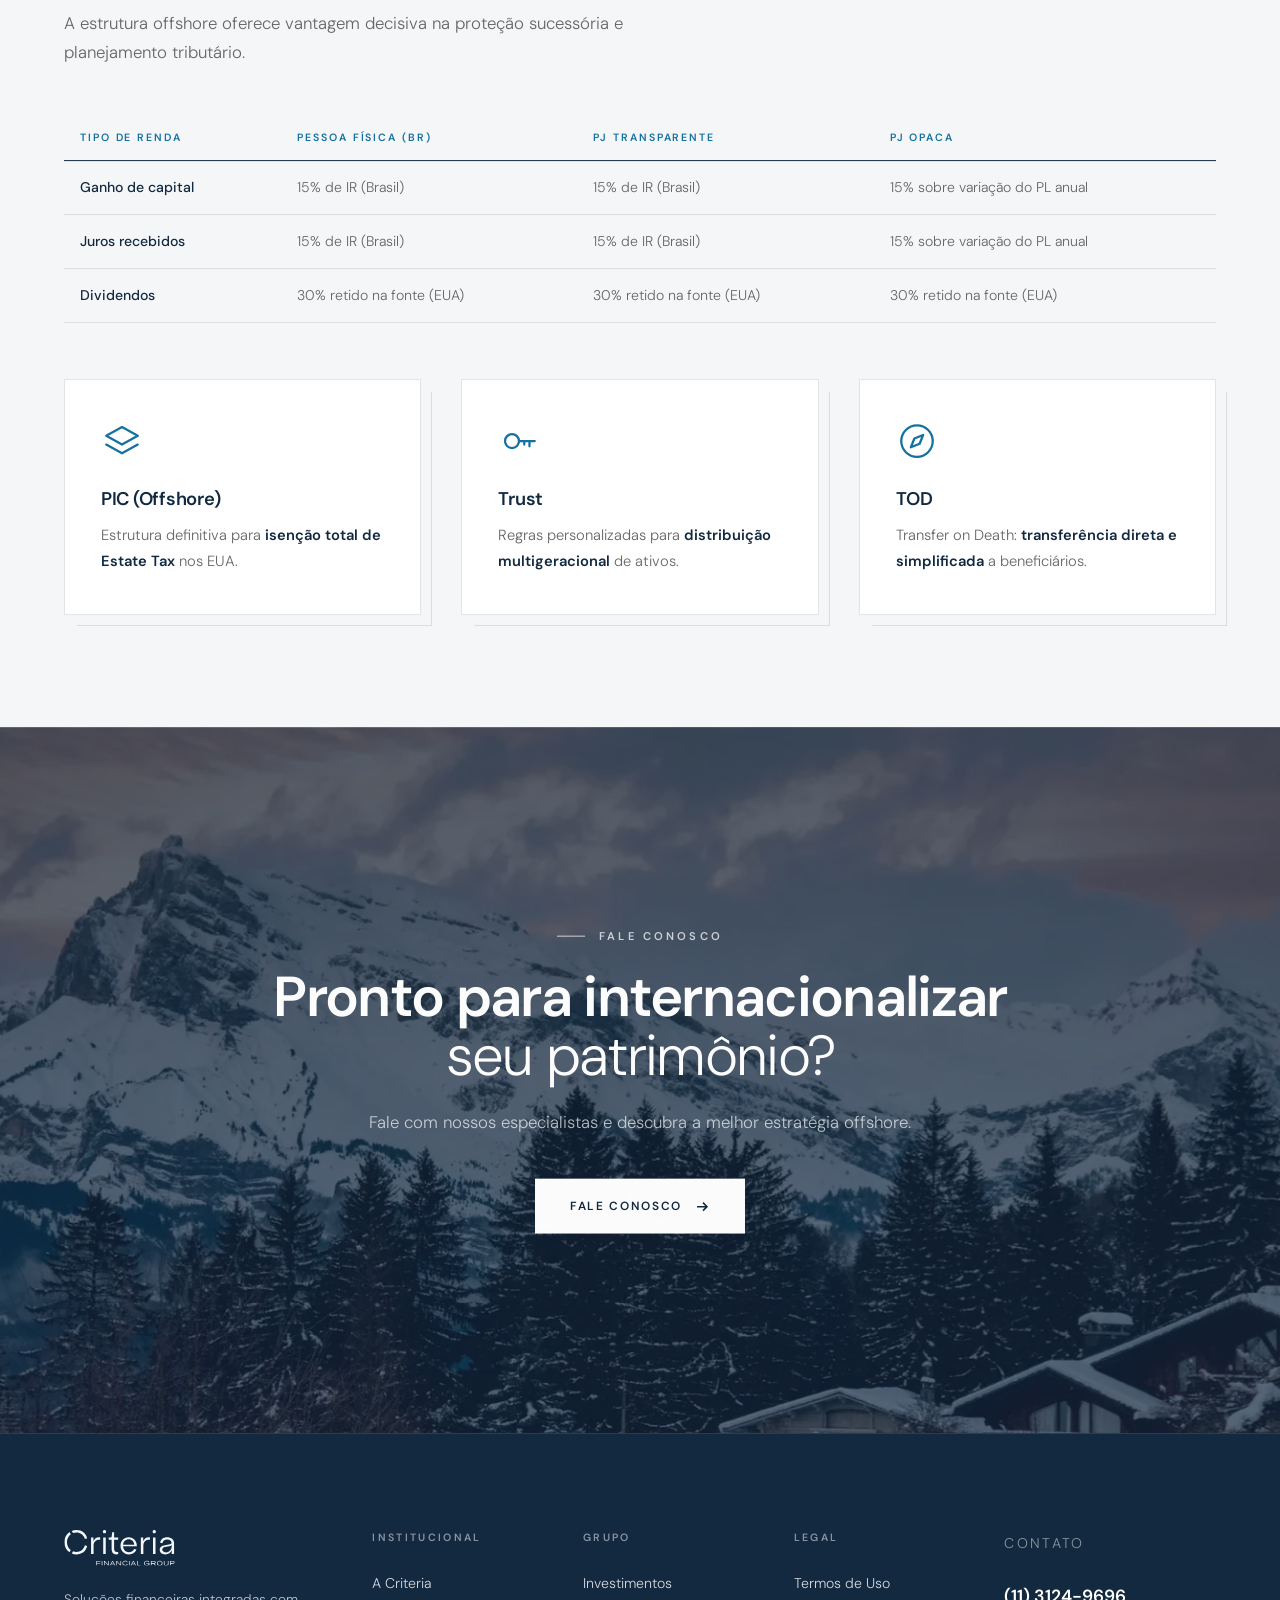
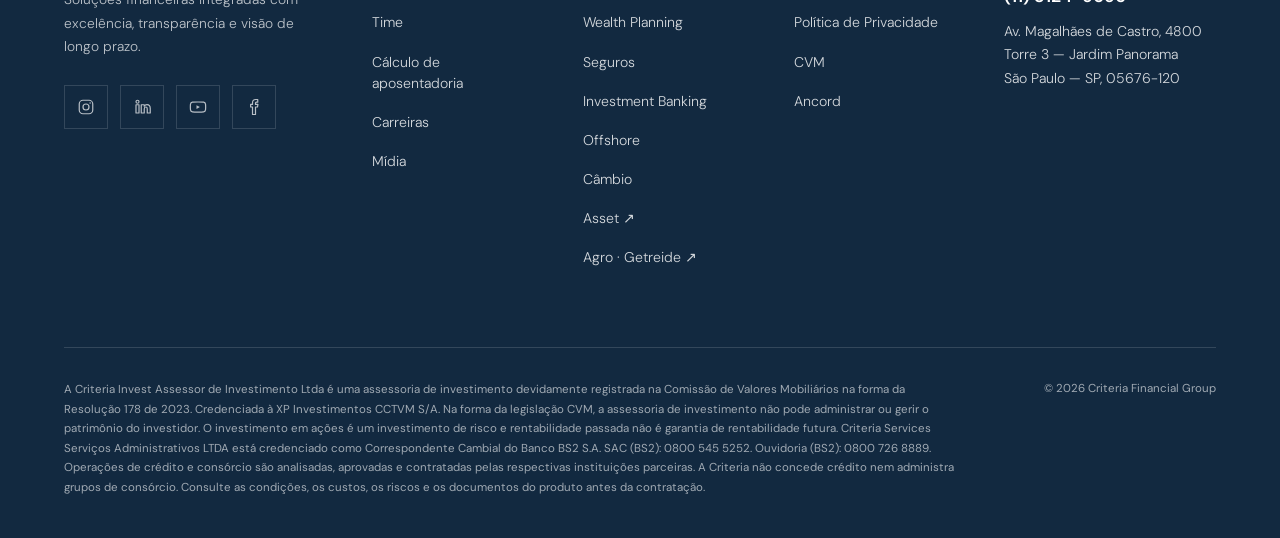
<file: offshore.html>
<!DOCTYPE html>
<html lang="pt-BR">
<head>
<meta charset="UTF-8">
<meta name="viewport" content="width=device-width, initial-scale=1.0">
<title>Offshore — Criteria Financial Group</title>
<meta name="description" content="Preservação e crescimento do patrimônio global com parceiros de classe mundial.">
<link rel="icon" type="image/png" sizes="32x32" href="favicon-32.png">
<link rel="icon" type="image/png" sizes="192x192" href="favicon-192.png">
<link rel="apple-touch-icon" href="apple-touch-icon.png">
<link rel="canonical" href="https://cebakz.github.io/criteria-site-v2/offshore.html">
<meta property="og:type" content="website">
<meta property="og:site_name" content="Criteria Financial Group">
<meta property="og:title" content="Offshore — Criteria Financial Group">
<meta property="og:description" content="Preservação e crescimento do patrimônio global com parceiros de classe mundial.">
<meta property="og:url" content="https://cebakz.github.io/criteria-site-v2/offshore.html">
<meta property="og:image" content="https://cebakz.github.io/criteria-site-v2/img/og.jpg">
<meta property="og:locale" content="pt_BR">
<meta name="twitter:card" content="summary_large_image">
<link rel="stylesheet" href="fonts/dm-sans.css">
<link rel="stylesheet" href="shared.css">
</head>
<body>
<!-- NAV -->
<a class="skip" href="#conteudo">Pular para o conteúdo</a>
<nav class="nav" id="nav" aria-label="Principal">
  <div class="nav__inner">
    <a href="index.html" class="nav__logo"><img src="img/logo-criteria.svg" alt="Criteria Financial Group"></a>
    <ul class="nav__links">
      <li><a href="index.html" class="nav__link">A Criteria</a></li>
      <li><a href="index.html#services" class="nav__link">Atuação</a></li>
      <li class="nav__link--dd"><button type="button" class="nav__link nav__dd-btn" aria-haspopup="true" aria-expanded="false">Ecossistema</button>
        <div class="nav__dd">
          <a href="investimentos.html">Investimentos</a><a href="wealth.html">Wealth Planning</a><a href="seguros.html">Seguros</a>
          <a href="investment-banking.html">Investment Banking</a><a href="offshore.html">Offshore</a><a href="cambio.html">Câmbio</a>
          <span class="nav__dd-sep">Sites próprios</span>
          <a href="https://cfgasset.com.br/" target="_blank" rel="noopener" class="nav__dd-ext">Asset<span aria-hidden="true">↗</span></a><a href="https://www.gtrd.com.br/sobre" target="_blank" rel="noopener" class="nav__dd-ext">Agro · Getreide<span aria-hidden="true">↗</span></a>
        </div>
      </li>
      <li><a href="time.html" class="nav__link">Time</a></li>
      <li class="nav__link--dd"><button type="button" class="nav__link nav__dd-btn" aria-haspopup="true" aria-expanded="false">Ferramentas</button>
        <div class="nav__dd">
          <a href="aposentadoria.html">Cálculo de aposentadoria</a>
        </div>
      </li>
      <li><a href="index.html#insights" class="nav__link">Mídia</a></li>
    </ul>
    <a href="contato.html" class="nav__cta">Fale Conosco</a>
    <button type="button" class="nav__burger" id="burger" aria-label="Abrir menu" aria-expanded="false" aria-controls="mobileMenu"><span></span><span></span><span></span></button>
  </div>
</nav>
<div class="mobile-menu" id="mobileMenu">
  <a href="index.html">A Criteria</a>
  <a href="index.html#services">Atuação</a>
  <a href="time.html">Time</a>
  <a href="index.html#insights">Mídia</a>
  <a href="contato.html">Contato</a>
  <small>Ecossistema</small>
  <div class="sub"><a href="investimentos.html">Investimentos</a><a href="wealth.html">Wealth Planning</a><a href="seguros.html">Seguros</a><a href="investment-banking.html">Investment Banking</a><a href="offshore.html">Offshore</a><a href="cambio.html">Câmbio</a><a href="https://cfgasset.com.br/" target="_blank" rel="noopener">Asset ↗</a><a href="https://www.gtrd.com.br/sobre" target="_blank" rel="noopener">Agro · Getreide ↗</a></div>
  <small>Ferramentas</small>
  <div class="sub"><a href="aposentadoria.html">Cálculo de aposentadoria</a></div>
</div>

<main id="conteudo">
<!-- HERO -->
<section class="hero hero--sub" id="top">
  <div class="hero__media"><img src="img/hero-offshore.webp" alt="" fetchpriority="high"></div>
  <div class="hero__overlay"></div>
  <div class="hero__content">
    <div class="hero__crumb" data-hero><a href="index.html">Criteria</a><span>/</span><span class="hero__crumb-mid">Ecossistema<span>/</span></span>Offshore</div>
    <h1 class="hero__title"><span class="line"><span>Offshore</span></span><span class="line"><span><em>patrimônio global</em></span></span></h1>
    <div class="hero__row">
      <p class="hero__sub" data-hero>Preservação e crescimento do seu patrimônio global com presença internacional consolidada e parceiros de classe mundial.</p>
      <div class="hero__ctas" data-hero><a href="#contact" class="btn btn--solid">Fale com um Especialista <svg viewBox="0 0 16 16" fill="none"><path d="M3 8h10M9 4l4 4-4 4" stroke="currentColor" stroke-width="1.5"/></svg></a></div>
    </div>
  </div>
</section>

<!-- NUMBERS -->
<section class="numbers numbers--flat">
  <div class="wrap">
    <div class="numbers__grid numbers__grid--3">
      <div class="num reveal"><div class="num__v"><span data-count="170">170</span><small>MM USD</small></div><div class="num__l">Patrimônio Sob Gestão</div></div>
      <div class="num reveal"><div class="num__v" data-count="1400" data-prefix="+" data-sep=".">+1.400</div><div class="num__l">Famílias Atendidas</div></div>
      <div class="num reveal"><div class="num__v" data-count="12" data-prefix="+">+12</div><div class="num__l">Anos de História no Mercado</div></div>
    </div>
    <div class="numbers__note reveal" style="margin-top:40px">Parceiros globais: Morgan Stanley · JP Morgan · Avenue · XP</div>
  </div>
</section>

<!-- MODELOS DE EXECUÇÃO (cards fotográficos) -->
<section class="section bg-white" id="modelos">
  <div class="wrap">
    <div class="label reveal">Diferenciação Operacional</div>
    <h2 class="h2 reveal">Modelos de <em>execução</em></h2>
    <p class="lead reveal">Flexibilidade e eficiência adaptadas ao perfil e necessidade de cada investidor.</p>
    <div class="profiles__grid">
      <div class="prof prof--open reveal"><img src="img/off-global.webp" alt="" loading="lazy"><div class="prof__body"><div class="prof__tag">Digital</div><div class="prof__title">XP Global</div><div class="prof__desc">Agilidade e autonomia digital. Tudo é realizado via push ou aplicativo do cliente, garantindo execução imediata na palma da mão.</div></div></div>
      <div class="prof prof--open reveal"><img src="img/off-us.webp" alt="" loading="lazy"><div class="prof__body"><div class="prof__tag">Banker em Miami</div><div class="prof__title">XP US</div><div class="prof__desc">Suporte internacional personalizado. O processo é realizado via e-mail diretamente com o banker em Miami, unindo segurança e proximidade. Conta a partir de <strong>USD 1 milhão</strong>.</div></div></div>
      <div class="prof prof--open reveal"><img src="img/off-mfo.webp" alt="" loading="lazy"><div class="prof__body"><div class="prof__tag">Gestão discricionária</div><div class="prof__title">MFO</div><div class="prof__desc">Delegue a complexidade. Modelo de gestão discricionária, onde nossos especialistas tomam as decisões estratégicas para otimizar seu portfólio.</div></div></div>
    </div>
  </div>
</section>

<!-- JORNADA -->
<section class="section bg-sand" id="servicos">
  <div class="wrap">
    <div class="label reveal">Nossos Serviços</div>
    <h2 class="h2 reveal">Acompanhamento <em>personalizado</em></h2>
    <p class="lead reveal">Uma jornada estruturada para a preservação e crescimento do seu patrimônio global.</p>
    <div class="fcards">
      <div class="fcard reveal"><div class="fcard__num">ETAPA 01</div><div class="fcard__title">Onboarding</div><div class="fcard__text">Análise de perfil, <strong>estruturação jurídica</strong> e abertura de conta em jurisdições seguras.</div></div>
      <div class="fcard reveal"><div class="fcard__num">ETAPA 02</div><div class="fcard__title">Alocação</div><div class="fcard__text">Implementação da estratégia baseada em <strong>teses de longo prazo</strong>.</div></div>
      <div class="fcard reveal"><div class="fcard__num">ETAPA 03</div><div class="fcard__title">Monitoramento</div><div class="fcard__text">Acompanhamento contínuo, <strong>relatórios consolidados</strong> e ajustes táticos periódicos.</div></div>
    </div>
    <div class="fcards" style="margin-top:44px">
      <div class="fcard reveal"><svg class="fcard__icon" viewBox="0 0 24 24"><circle cx="12" cy="5" r="2.5"/><circle cx="5" cy="19" r="2.5"/><circle cx="19" cy="19" r="2.5"/><path d="M12 7.5V12M12 12l-6 4.7M12 12l6 4.7"/></svg><div class="fcard__title">Planejamento sucessório</div><div class="fcard__text">Estruturação de <strong>PICs, Trusts e Joint Tenancy</strong> para garantir a transferência eficiente de ativos.</div></div>
      <div class="fcard reveal"><svg class="fcard__icon" viewBox="0 0 24 24"><circle cx="12" cy="12" r="9"/><path d="M8.5 15.5l7-7"/><circle cx="9" cy="9" r="1.2"/><circle cx="15" cy="15" r="1.2"/></svg><div class="fcard__title">Eficiência tributária</div><div class="fcard__text">Análise constante da matriz tributária para <strong>minimizar impactos e maximizar o retorno líquido</strong>.</div></div>
      <div class="fcard reveal"><svg class="fcard__icon" viewBox="0 0 24 24"><circle cx="9" cy="8" r="3.5"/><path d="M2.5 20a6.5 6.5 0 0113 0"/><circle cx="17" cy="9" r="2.5"/><path d="M15.5 14.5a5 5 0 016 5"/></svg><div class="fcard__title">Banker dedicado</div><div class="fcard__text"><strong>Acesso direto a especialistas</strong> para suporte em todas as etapas da jornada internacional.</div></div>
    </div>
  </div>
</section>

<!-- XP INTERNACIONAL -->
<section class="section bg-white">
  <div class="wrap">
    <div class="label reveal">Jornada do Cliente</div>
    <h2 class="h2 reveal">XP <em>Internacional</em></h2>
    <div class="vtabs reveal">
      <div class="vtabs__list" role="tablist">
        <button type="button" class="vtab active" role="tab" data-tab="gl"><small>AUC 10k – 1mm USD</small><span>Global</span></button>
        <button type="button" class="vtab" role="tab" data-tab="pe"><small>AUC 1mm USD +</small><span>US (Pershing)</span></button>
        <button type="button" class="vtab" role="tab" data-tab="pw"><small>AUC 1mm USD +</small><span>US (PWM)</span></button>
      </div>
      <div class="vpanels">
        <div class="vpanel active" id="vpanel-gl"><div class="vpanel__eyebrow">AUC 10k – 1mm USD</div><div class="vpanel__title">Global</div><p>Porta de entrada para o investidor pessoa física, com <strong>execução digital e conta bancária internacional</strong>.</p><ul class="checks"><li>Pessoa Física</li><li>TOD (Transfer on Death)</li><li>Foco em ativos non-US</li><li>Banking: cartão de débito e Wire In</li></ul></div>
        <div class="vpanel" id="vpanel-pe"><div class="vpanel__eyebrow">AUC 1mm USD +</div><div class="vpanel__title">US (Pershing)</div><p>Custódia nos Estados Unidos com <strong>serviço bancário completo</strong> e suporte do banker em Miami.</p><ul class="checks"><li>Pessoa Física</li><li>TOD (Transfer on Death)</li><li>Foco em ativos non-US</li><li>Banking: serviço completo</li></ul></div>
        <div class="vpanel" id="vpanel-pw"><div class="vpanel__eyebrow">AUC 1mm USD +</div><div class="vpanel__title">US (PWM)</div><p>Estrutura para pessoa jurídica offshore, <strong>sem restrição de ativos</strong> e com gestão discricionária disponível.</p><ul class="checks"><li>Pessoa Jurídica</li><li>Estruturação offshore</li><li>Sem restrição de ativos</li><li>Banking: serviço completo</li></ul></div>
      </div>
    </div>
  </div>
</section>

<!-- CLASSES DE ATIVOS (faixa com foto) -->
<section class="why" id="ativos">
  <div class="media media--parallax"><img src="img/band-montanha.webp" alt="" loading="lazy"></div>
  <div class="wrap why__inner">
    <div class="why__head">
      <div>
        <div class="label label--light reveal">Classes de Ativos</div>
        <h2 class="h2 h2--light reveal">Diversifique com as melhores <em>oportunidades globais</em></h2>
      </div>
      <p class="lead lead--light reveal">Acesso direto ao mercado norte-americano e a estruturas globais, na mesma conta.</p>
    </div>
    <ul class="why__list why__list--4">
      <li class="why__item reveal"><div class="why__num">01</div><div><div class="why__title">Stocks</div><div class="why__text">Ações negociadas diretamente nas bolsas norte-americanas.</div></div></li>
      <li class="why__item reveal"><div class="why__num">02</div><div><div class="why__title">Bonds e Treasuries</div><div class="why__text">Títulos de dívida de empresas e do governo norte-americano.</div></div></li>
      <li class="why__item reveal"><div class="why__num">03</div><div><div class="why__title">ETFs</div><div class="why__text">Fundos que replicam um índice, com diversificação automática.</div></div></li>
      <li class="why__item reveal"><div class="why__num">04</div><div><div class="why__title">ADRs</div><div class="why__text">Recibos emitidos nos EUA para ações de empresas de fora do país na NYSE.</div></div></li>
      <li class="why__item reveal"><div class="why__num">05</div><div><div class="why__title">REITs</div><div class="why__text">Empresas que financiam imóveis geradores de renda e pagam dividendos.</div></div></li>
      <li class="why__item reveal"><div class="why__num">06</div><div><div class="why__title">Conta Global XP</div><div class="why__text">Conta internacional com cartão de débito e remessas instantâneas.</div></div></li>
      <li class="why__item reveal"><div class="why__num">07</div><div><div class="why__title">CDs</div><div class="why__text">Os "CDBs" americanos — emitidos pela XP, Santander, BTG, Safra e Banco do Brasil.</div></div></li>
      <li class="why__item reveal"><div class="why__num">08</div><div><div class="why__title">Notas Estruturadas</div><div class="why__text">Renda fixa combinada a uma estratégia de derivativos.</div></div></li>
    </ul>
  </div>
</section>

<!-- POR QUE DIVERSIFICAR -->
<section class="section bg-white">
  <div class="wrap">
    <div class="split split--center" style="margin-top:0">
      <div class="media img-reveal"><img src="img/off-diversificar.webp" alt="Campo de golfe" loading="lazy"></div>
      <div class="reveal">
        <div class="label">Por que Diversificar?</div>
        <h2 class="h2">Oportunidades <em>além do Brasil</em></h2>
        <p class="lead">Investidores brasileiros tendem a concentrar a maior parte do patrimônio em ativos do próprio país. A diversificação internacional oferece acesso a mercados mais amplos, proteção cambial e redução da correlação com ativos locais. O dólar é um hedge natural para os ativos brasileiros.</p>
        <div class="banner">O Brasil representa apenas <strong>0,6%</strong> do total de títulos corporativos no mundo.</div>
      </div>
    </div>
    <div class="fcards fcards--4" style="margin-top:72px">
      <div class="fcard reveal"><div class="fcard__num">MERCADO GLOBAL</div><div class="fcard__big">R$ 183 Tri</div></div>
      <div class="fcard reveal"><div class="fcard__num">MERCADO EUA</div><div class="fcard__big">R$ 59 Tri</div></div>
      <div class="fcard reveal"><div class="fcard__num">MERCADO BRASIL</div><div class="fcard__big">R$ 1,4 Tri</div></div>
      <div class="fcard reveal"><div class="fcard__num">NVDA, AAPL, GOOGL…</div><div class="fcard__text"><strong>12 empresas do S&amp;P 500</strong> são maiores que o Ibovespa.</div></div>
    </div>
  </div>
</section>

<!-- QUOTE (sobre foto) -->
<section class="quote quote--photo">
  <div class="media media--parallax"><img src="img/off-quote.webp" alt="" loading="lazy"></div>
  <div class="wrap">
    <div class="quote__t reveal">"Não basta apenas não colocar todos os ovos na mesma cesta; você precisa colocá-los nas cestas certas, que não sejam correlacionadas."</div>
    <div class="quote__a reveal">Ray Dalio</div>
  </div>
</section>

<!-- EFICIÊNCIA TRIBUTÁRIA -->
<section class="section bg-sand">
  <div class="wrap">
    <div class="label reveal">Eficiência Tributária</div>
    <h2 class="h2 reveal">Vantagem decisiva na <em>proteção sucessória</em></h2>
    <p class="lead reveal">A estrutura offshore oferece vantagem decisiva na proteção sucessória e planejamento tributário.</p>
    <div class="table-wrap reveal">
      <table class="tbl">
        <thead><tr><th>Tipo de renda</th><th>Pessoa Física (BR)</th><th>PJ Transparente</th><th>PJ Opaca</th></tr></thead>
        <tbody>
          <tr><td>Ganho de capital</td><td>15% de IR (Brasil)</td><td>15% de IR (Brasil)</td><td>15% sobre variação do PL anual</td></tr>
          <tr><td>Juros recebidos</td><td>15% de IR (Brasil)</td><td>15% de IR (Brasil)</td><td>15% sobre variação do PL anual</td></tr>
          <tr><td>Dividendos</td><td>30% retido na fonte (EUA)</td><td>30% retido na fonte (EUA)</td><td>30% retido na fonte (EUA)</td></tr>
        </tbody>
      </table>
    </div>
    <div class="fcards" style="margin-top:56px">
      <div class="fcard reveal"><svg class="fcard__icon" viewBox="0 0 24 24"><path d="M12 4l9 5-9 5-9-5z"/><path d="M3 14l9 5 9-5"/></svg><div class="fcard__title">PIC (Offshore)</div><div class="fcard__text">Estrutura definitiva para <strong>isenção total de Estate Tax</strong> nos EUA.</div></div>
      <div class="fcard reveal"><svg class="fcard__icon" viewBox="0 0 24 24"><circle cx="8" cy="12" r="4"/><path d="M12 12h9M18 12v3M15 12v2"/></svg><div class="fcard__title">Trust</div><div class="fcard__text">Regras personalizadas para <strong>distribuição multigeracional</strong> de ativos.</div></div>
      <div class="fcard reveal"><svg class="fcard__icon" viewBox="0 0 24 24"><circle cx="12" cy="12" r="9"/><path d="M15.5 8.5l-2 5-5 2 2-5z"/></svg><div class="fcard__title">TOD</div><div class="fcard__text">Transfer on Death: <strong>transferência direta e simplificada</strong> a beneficiários.</div></div>
    </div>
  </div>
</section>

<!-- CTA -->
<section class="cta" id="contact">
  <div class="media media--parallax"><img src="img/off-cta.webp" alt="" loading="lazy"></div>
  <div class="wrap cta__inner">
    <div class="label label--light reveal" style="justify-content:center;">Fale Conosco</div>
    <h2 class="cta__title reveal">Pronto para internacionalizar <em>seu patrimônio?</em></h2>
    <p class="cta__text reveal">Fale com nossos especialistas e descubra a melhor estratégia offshore.</p>
    <a href="contato.html" class="btn btn--solid reveal">Fale Conosco <svg viewBox="0 0 16 16" fill="none"><path d="M3 8h10M9 4l4 4-4 4" stroke="currentColor" stroke-width="1.5"/></svg></a>
  </div>
</section>

</main>
<!-- FOOTER -->
<footer class="footer">
  <div class="wrap">
    <div class="footer__top">
      <div class="footer__brand">
        <img src="img/logo-criteria.svg" alt="Criteria Financial Group">
        <p>Soluções financeiras integradas com excelência, transparência e visão de longo prazo.</p>
        <div class="footer__social">
          <a href="https://www.instagram.com/criteriainvestimentos" aria-label="Instagram" title="Instagram"><svg viewBox="0 0 24 24"><rect x="3" y="3" width="18" height="18" rx="5"/><circle cx="12" cy="12" r="4"/><circle cx="17.5" cy="6.5" r="1" fill="currentColor" stroke="none"/></svg></a>
          <a href="https://www.linkedin.com/company/criteria-financial-group/" aria-label="LinkedIn" title="LinkedIn"><svg viewBox="0 0 24 24"><path d="M4 9h4v11H4z"/><circle cx="6" cy="5" r="2"/><path d="M11 9h4v2c.7-1.3 2.1-2.2 3.6-2.2 3 0 4.4 1.9 4.4 5.2V20h-4v-5.5c0-1.6-.6-2.5-1.9-2.5-1.4 0-2.1 1-2.1 2.5V20h-4z"/></svg></a>
          <a href="https://youtube.com/@CriteriaInvestimentos" aria-label="YouTube" title="YouTube"><svg viewBox="0 0 24 24"><path d="M22 8.2c-.2-1.5-1-2.4-2.5-2.6C17.4 5.3 12 5.3 12 5.3s-5.4 0-7.5.3C3 5.8 2.2 6.7 2 8.2 1.8 9.7 1.8 12 1.8 12s0 2.3.2 3.8c.2 1.5 1 2.4 2.5 2.6 2.1.3 7.5.3 7.5.3s5.4 0 7.5-.3c1.5-.2 2.3-1.1 2.5-2.6.2-1.5.2-3.8.2-3.8s0-2.3-.2-3.8z"/><path d="M10 9.5v5l4.5-2.5z" fill="currentColor" stroke="none"/></svg></a>
          <a href="https://www.facebook.com/criteriafinancialgroup" aria-label="Facebook" title="Facebook"><svg viewBox="0 0 24 24"><path d="M14 8.5V6.8c0-.9.4-1.3 1.3-1.3H17V2h-2.8C11.3 2 10 3.7 10 6.5v2H7.5V12H10v10h4V12h2.7l.5-3.5z"/></svg></a>
        </div>
      </div>
      <div class="footer__col"><div class="footer__h">Institucional</div><ul><li><a href="#top">A Criteria</a></li><li><a href="time.html">Time</a></li><li><a href="aposentadoria.html">Cálculo de aposentadoria</a></li><li><a href="contato.html#form">Carreiras</a></li><li><a href="index.html#insights">Mídia</a></li></ul></div>
      <div class="footer__col"><div class="footer__h">Grupo</div><ul><li><a href="investimentos.html">Investimentos</a></li><li><a href="wealth.html">Wealth Planning</a></li><li><a href="seguros.html">Seguros</a></li><li><a href="investment-banking.html">Investment Banking</a></li><li><a href="offshore.html">Offshore</a></li><li><a href="cambio.html">Câmbio</a></li><li><a href="https://cfgasset.com.br/" target="_blank" rel="noopener">Asset ↗</a></li><li><a href="https://www.gtrd.com.br/sobre" target="_blank" rel="noopener">Agro · Getreide ↗</a></li></ul></div>
      <div class="footer__col"><div class="footer__h">Legal</div><ul><li><a href="https://criteriafg.com.br/termos_uso/">Termos de Uso</a></li><li><a href="https://criteriafg.com.br/politica_privacidade/" target="_blank" rel="noopener">Política de Privacidade</a></li><li><a href="https://www.gov.br/cvm/" target="_blank" rel="noopener">CVM</a></li><li><a href="https://www.ancord.org.br/" target="_blank" rel="noopener">Ancord</a></li></ul></div>
      <div class="footer__col"><div class="footer__h"><a href="contato.html" style="color:inherit;text-decoration:none">Contato</a></div><div class="footer__contact"><b>(11) 3124-9696</b>Av. Magalhães de Castro, 4800<br>Torre 3 — Jardim Panorama<br>São Paulo — SP, 05676-120</div></div>
    </div>
    <div class="footer__bottom">
      <div class="footer__legal">A Criteria Invest Assessor de Investimento Ltda é uma assessoria de investimento devidamente registrada na Comissão de Valores Mobiliários na forma da Resolução 178 de 2023. Credenciada à XP Investimentos CCTVM S/A. Na forma da legislação CVM, a assessoria de investimento não pode administrar ou gerir o patrimônio do investidor. O investimento em ações é um investimento de risco e rentabilidade passada não é garantia de rentabilidade futura. Criteria Services Serviços Administrativos LTDA está credenciado como Correspondente Cambial do Banco BS2 S.A. SAC (BS2): 0800 545 5252. Ouvidoria (BS2): 0800 726 8889. Operações de crédito e consórcio são analisadas, aprovadas e contratadas pelas respectivas instituições parceiras. A Criteria não concede crédito nem administra grupos de consórcio. Consulte as condições, os custos, os riscos e os documentos do produto antes da contratação.</div>
      <div class="footer__copy">&copy; 2026 Criteria Financial Group</div>
    </div>
  </div>
</footer>

<script src="vendor/gsap.min.js"></script>
<script src="vendor/ScrollTrigger.min.js"></script>
<script src="shared.js"></script>
</body>
</html>
</file>
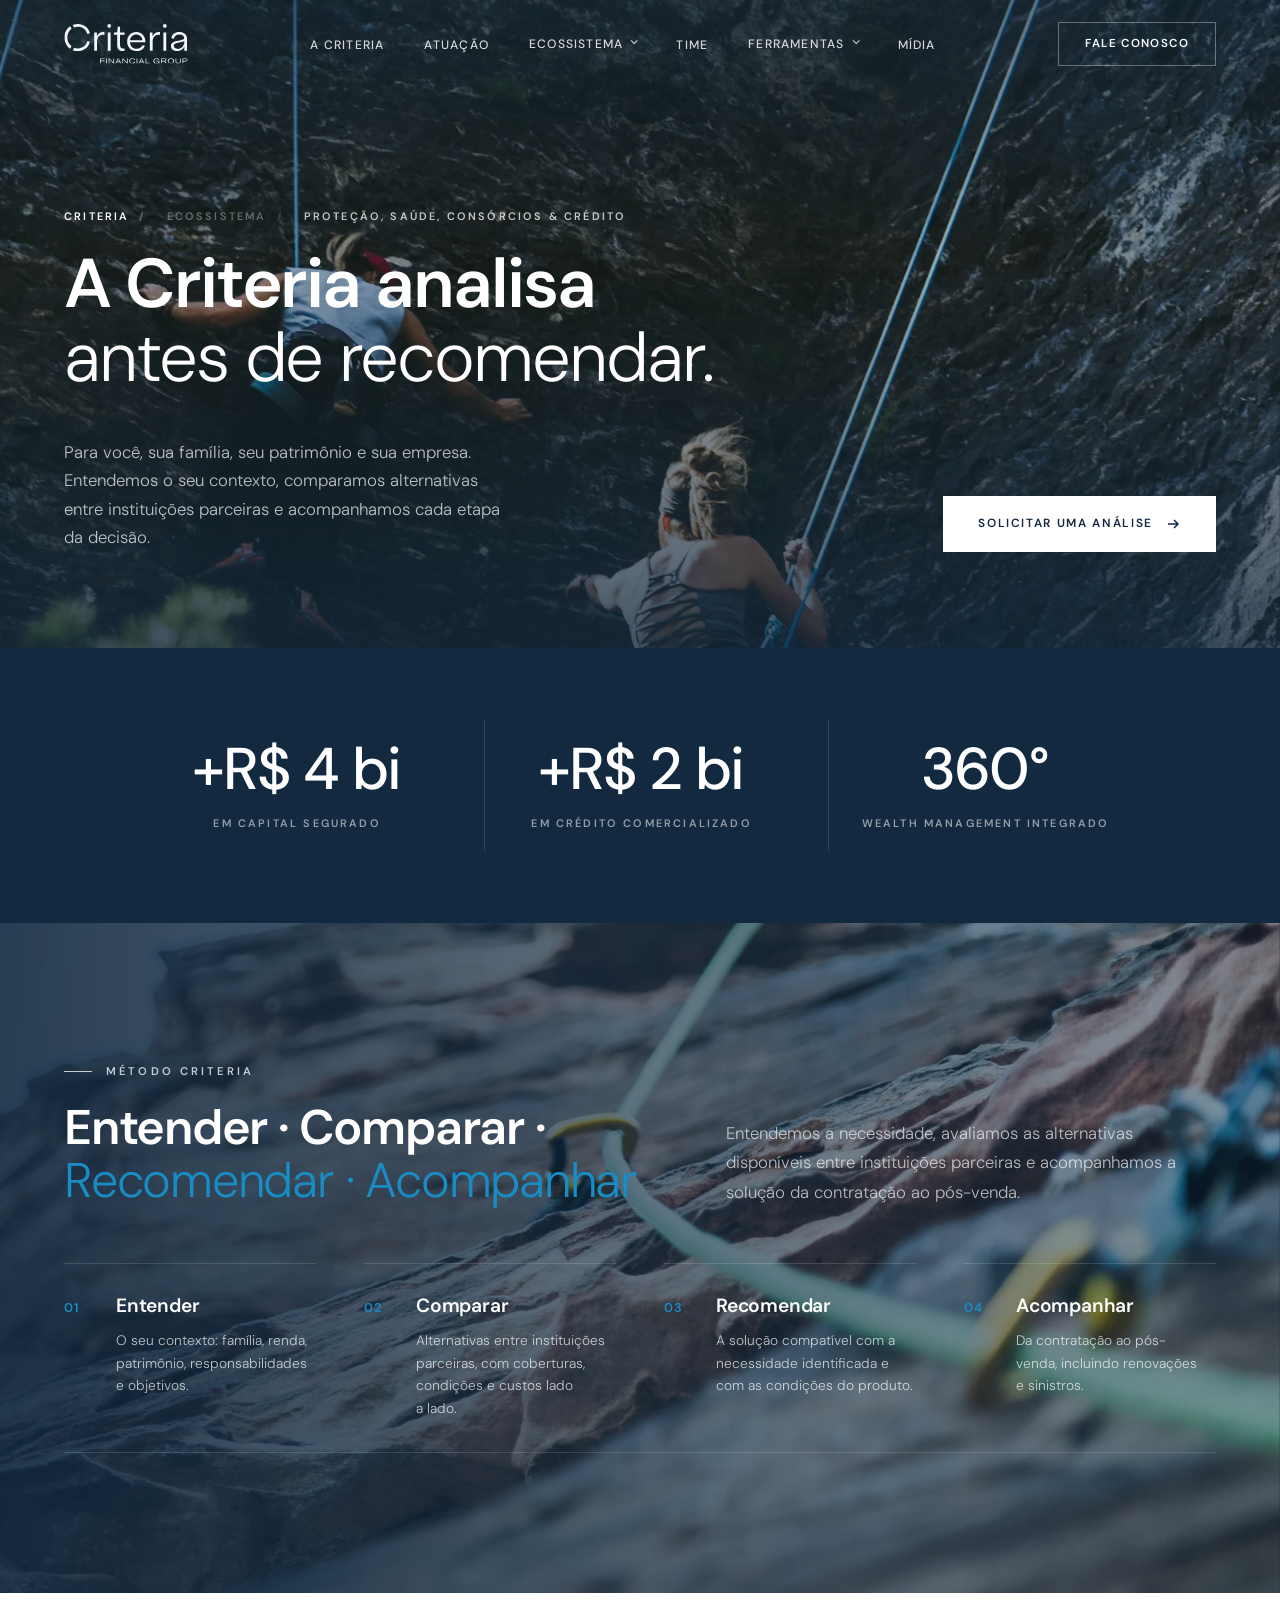
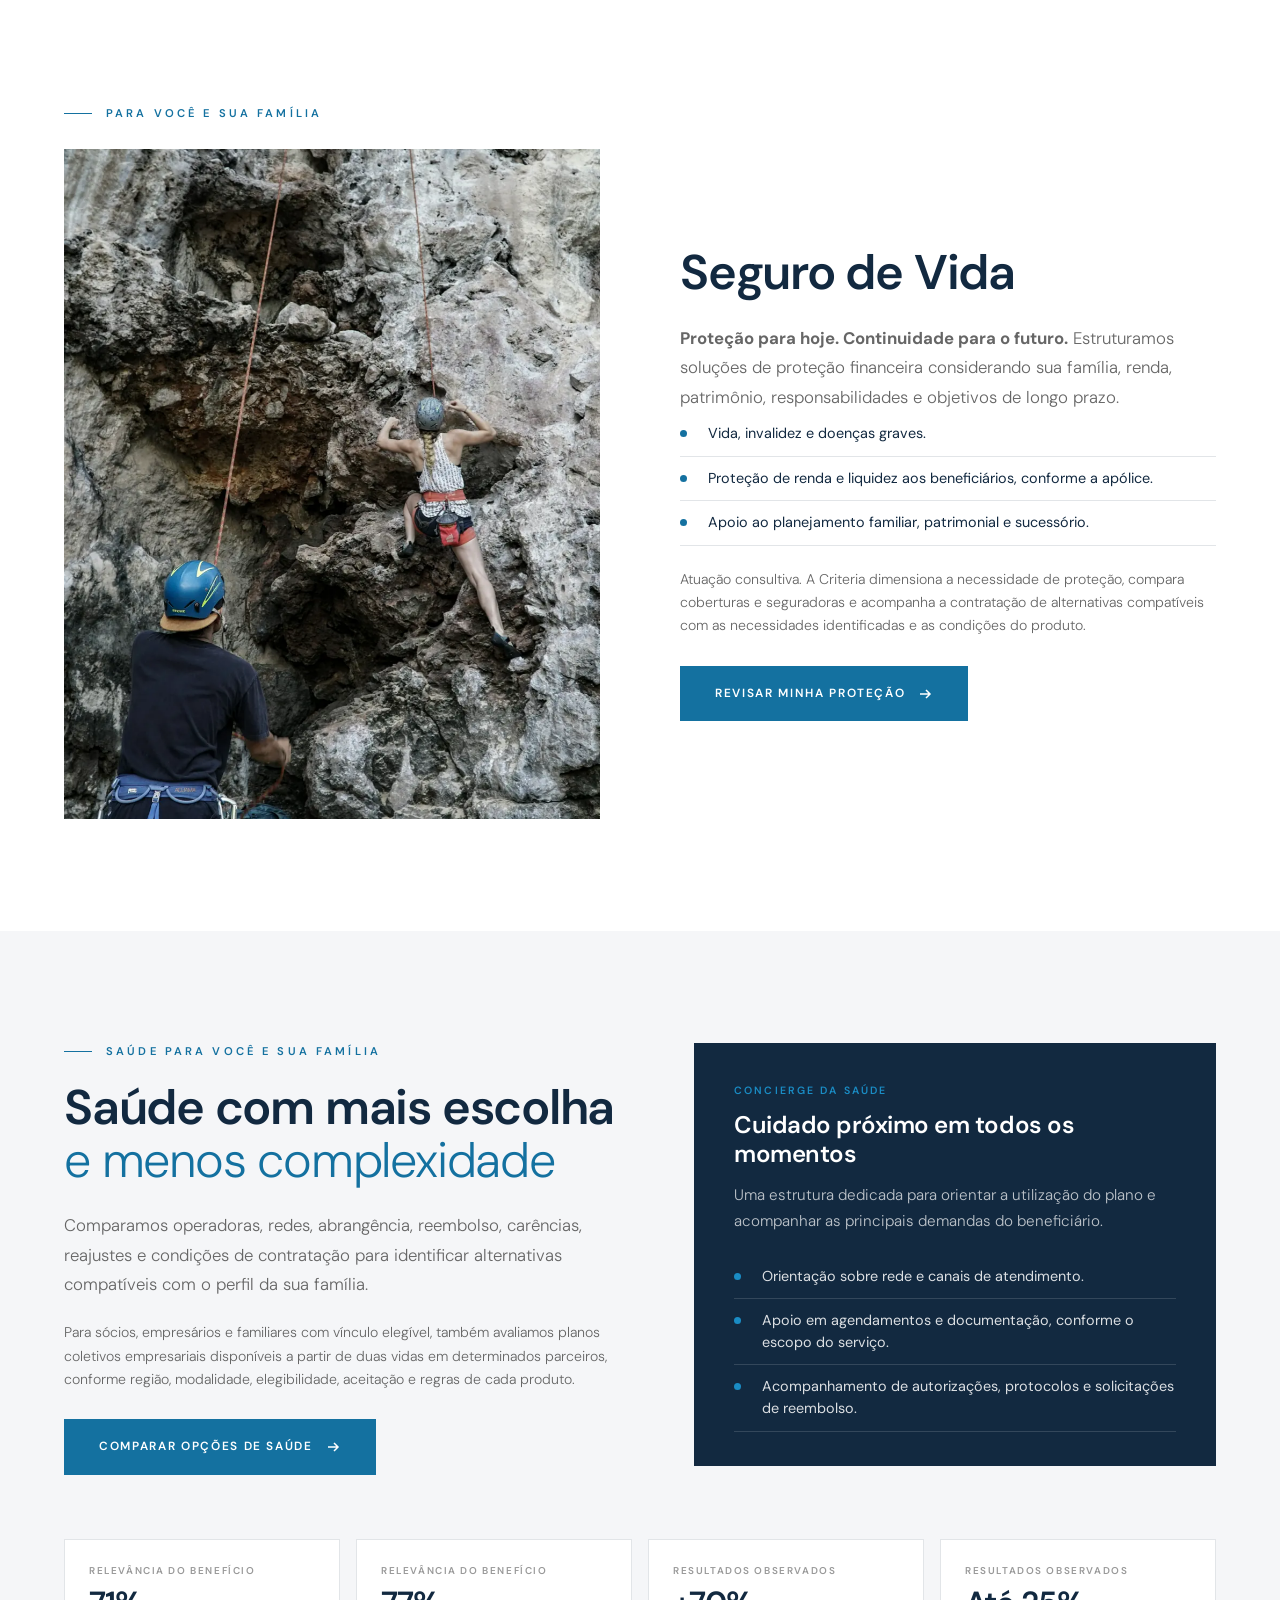
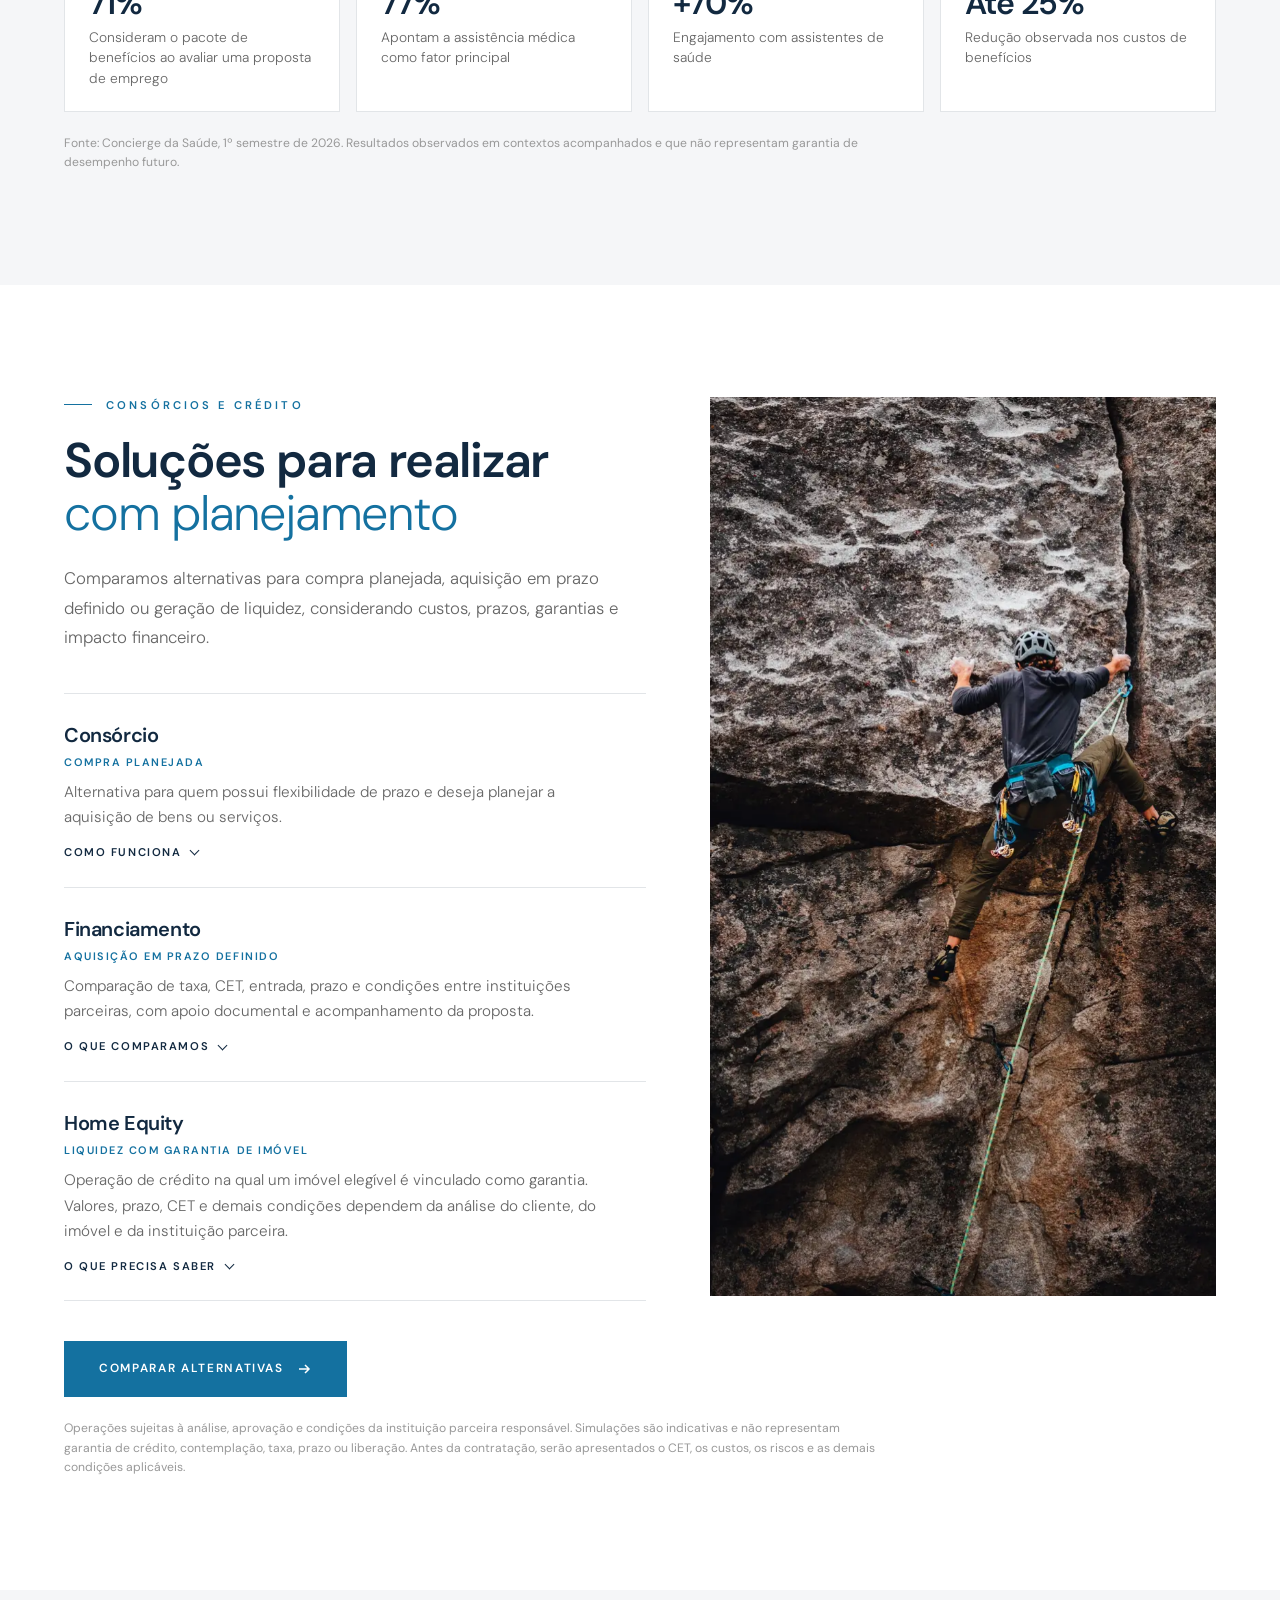
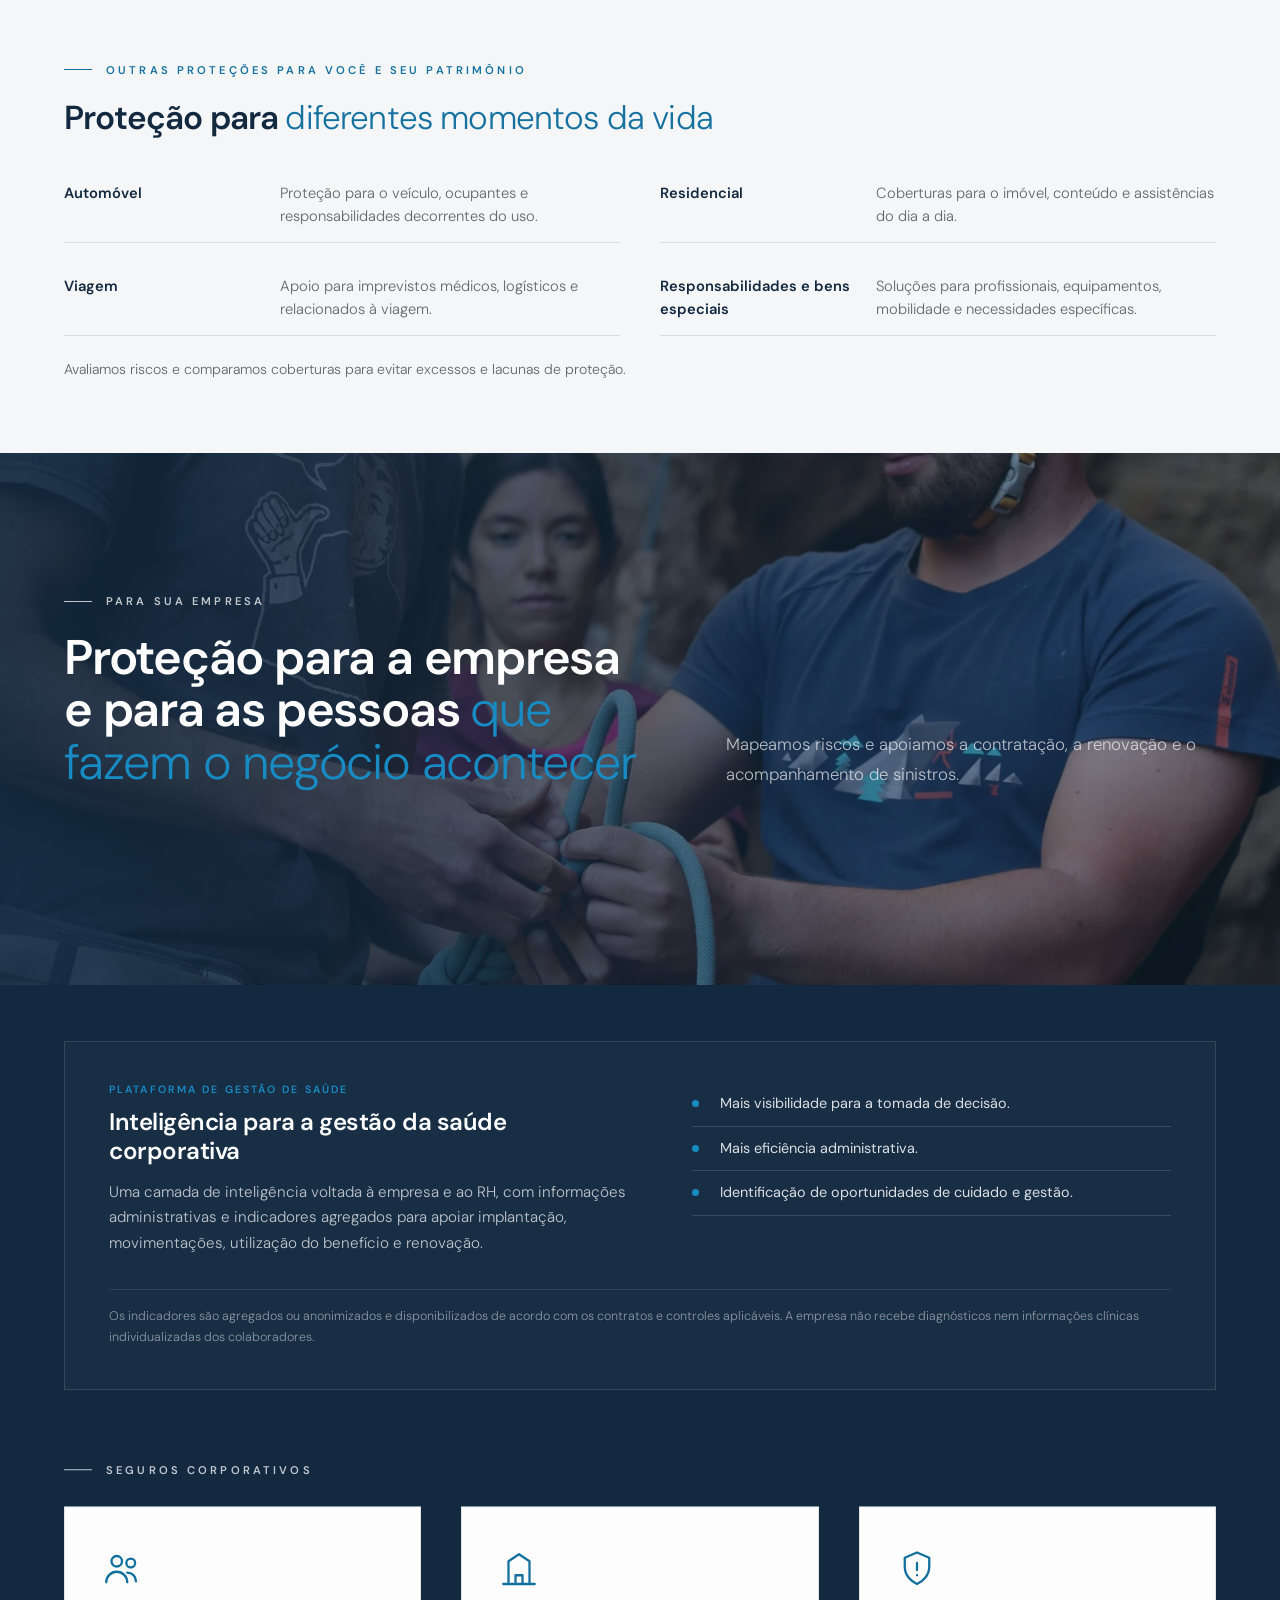
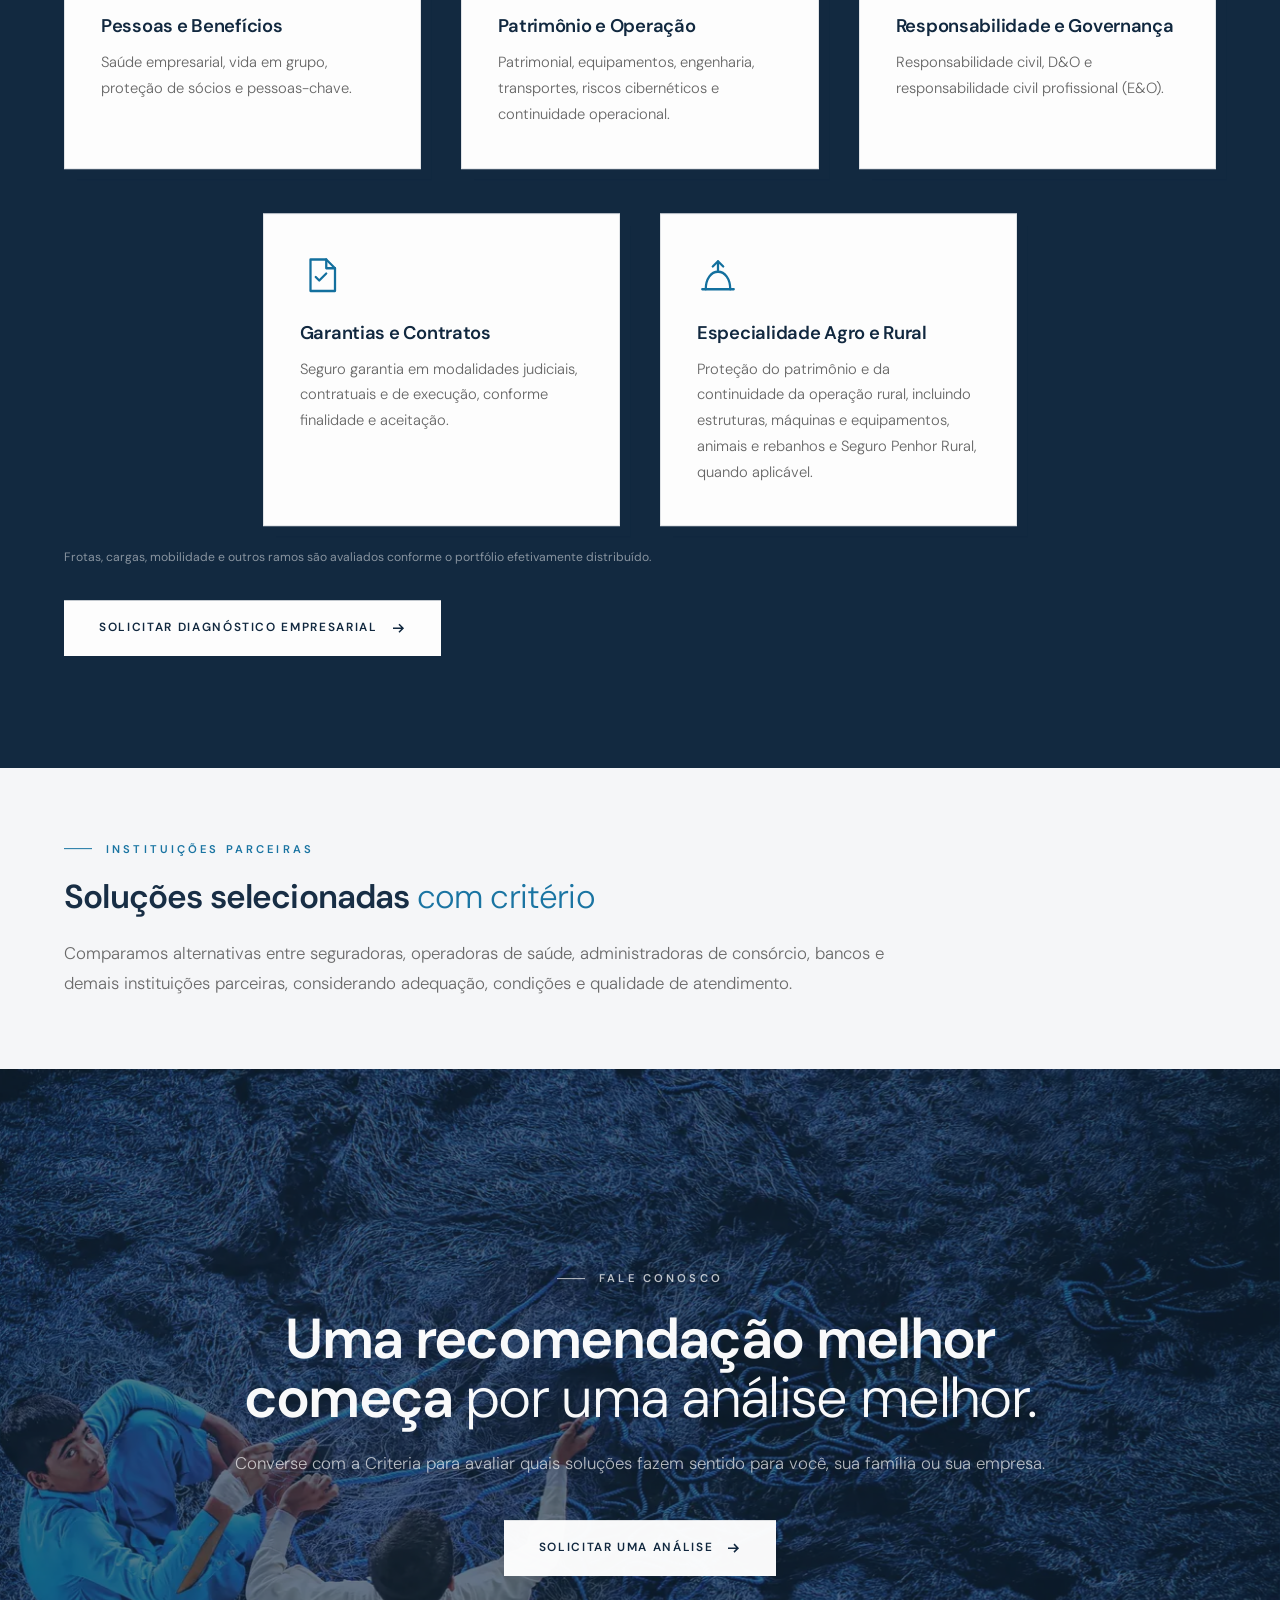
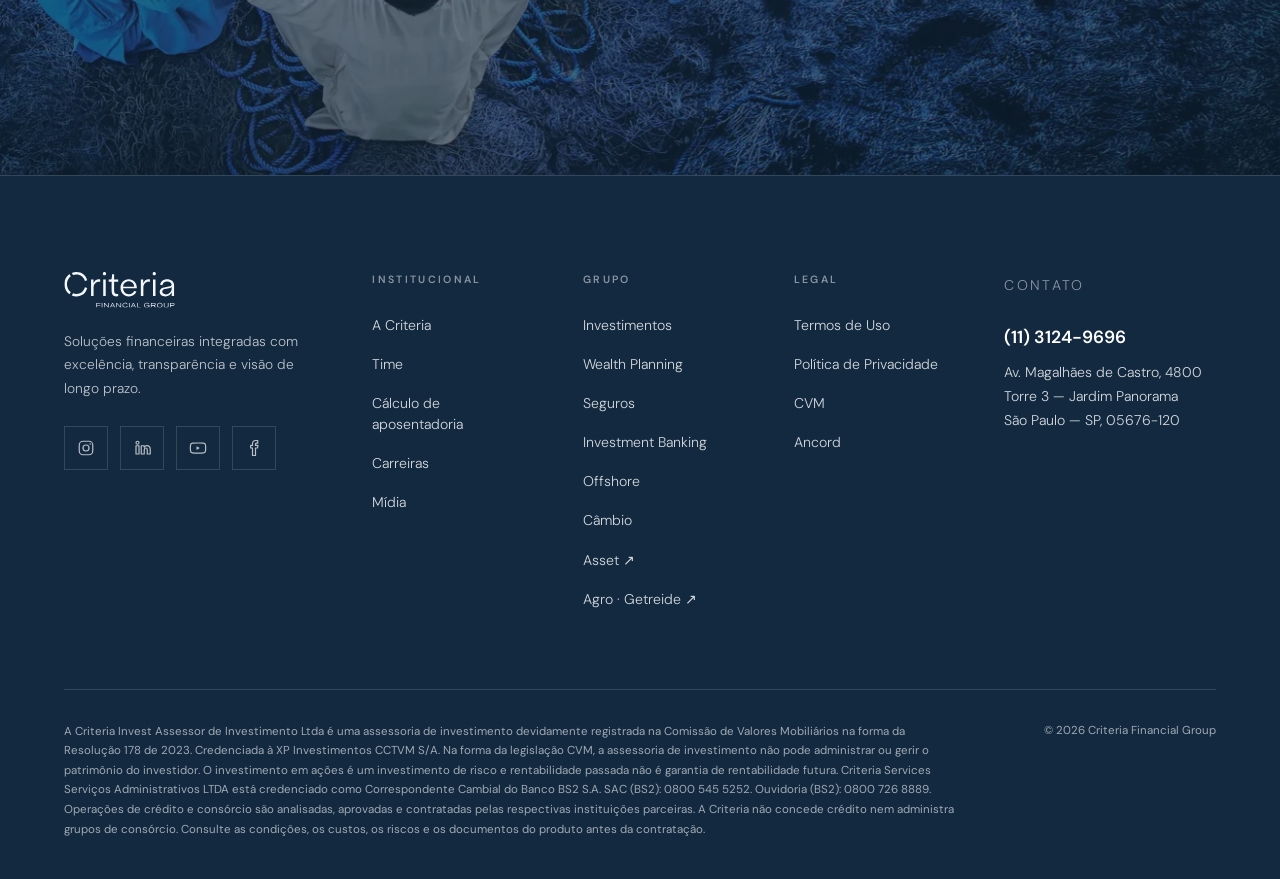
<file: seguros.html>
<!DOCTYPE html>
<html lang="pt-BR">
<head>
<meta charset="UTF-8">
<meta name="viewport" content="width=device-width, initial-scale=1.0">
<title>Proteção, Saúde, Consórcios e Crédito — Criteria Financial Group</title>
<meta name="description" content="A Criteria analisa antes de recomendar: seguro de vida, saúde, concierge, consórcios, crédito e seguros corporativos, comparados entre instituições parceiras.">
<link rel="icon" type="image/png" sizes="32x32" href="favicon-32.png">
<link rel="icon" type="image/png" sizes="192x192" href="favicon-192.png">
<link rel="apple-touch-icon" href="apple-touch-icon.png">
<link rel="canonical" href="https://cebakz.github.io/criteria-site-v2/seguros.html">
<meta property="og:type" content="website">
<meta property="og:site_name" content="Criteria Financial Group">
<meta property="og:title" content="Proteção, Saúde, Consórcios e Crédito — Criteria Financial Group">
<meta property="og:description" content="A Criteria analisa antes de recomendar: seguro de vida, saúde, concierge, consórcios, crédito e seguros corporativos, comparados entre instituições parceiras.">
<meta property="og:url" content="https://cebakz.github.io/criteria-site-v2/seguros.html">
<meta property="og:image" content="https://cebakz.github.io/criteria-site-v2/img/og.jpg">
<meta property="og:locale" content="pt_BR">
<meta name="twitter:card" content="summary_large_image">
<link rel="stylesheet" href="fonts/dm-sans.css">
<link rel="stylesheet" href="shared.css">
</head>
<body>
<!-- NAV -->
<a class="skip" href="#conteudo">Pular para o conteúdo</a>
<nav class="nav" id="nav" aria-label="Principal">
  <div class="nav__inner">
    <a href="index.html" class="nav__logo"><img src="img/logo-criteria.svg" alt="Criteria Financial Group"></a>
    <ul class="nav__links">
      <li><a href="index.html" class="nav__link">A Criteria</a></li>
      <li><a href="index.html#services" class="nav__link">Atuação</a></li>
      <li class="nav__link--dd"><button type="button" class="nav__link nav__dd-btn" aria-haspopup="true" aria-expanded="false">Ecossistema</button>
        <div class="nav__dd">
          <a href="investimentos.html">Investimentos</a><a href="wealth.html">Wealth Planning</a><a href="seguros.html">Seguros</a>
          <a href="investment-banking.html">Investment Banking</a><a href="offshore.html">Offshore</a><a href="cambio.html">Câmbio</a>
          <span class="nav__dd-sep">Sites próprios</span>
          <a href="https://cfgasset.com.br/" target="_blank" rel="noopener" class="nav__dd-ext">Asset<span aria-hidden="true">↗</span></a><a href="https://www.gtrd.com.br/sobre" target="_blank" rel="noopener" class="nav__dd-ext">Agro · Getreide<span aria-hidden="true">↗</span></a>
        </div>
      </li>
      <li><a href="time.html" class="nav__link">Time</a></li>
      <li class="nav__link--dd"><button type="button" class="nav__link nav__dd-btn" aria-haspopup="true" aria-expanded="false">Ferramentas</button>
        <div class="nav__dd">
          <a href="aposentadoria.html">Cálculo de aposentadoria</a>
        </div>
      </li>
      <li><a href="index.html#insights" class="nav__link">Mídia</a></li>
    </ul>
    <a href="contato.html" class="nav__cta">Fale Conosco</a>
    <button type="button" class="nav__burger" id="burger" aria-label="Abrir menu" aria-expanded="false" aria-controls="mobileMenu"><span></span><span></span><span></span></button>
  </div>
</nav>
<div class="mobile-menu" id="mobileMenu">
  <a href="index.html">A Criteria</a>
  <a href="index.html#services">Atuação</a>
  <a href="time.html">Time</a>
  <a href="index.html#insights">Mídia</a>
  <a href="contato.html">Contato</a>
  <small>Ecossistema</small>
  <div class="sub"><a href="investimentos.html">Investimentos</a><a href="wealth.html">Wealth Planning</a><a href="seguros.html">Seguros</a><a href="investment-banking.html">Investment Banking</a><a href="offshore.html">Offshore</a><a href="cambio.html">Câmbio</a><a href="https://cfgasset.com.br/" target="_blank" rel="noopener">Asset ↗</a><a href="https://www.gtrd.com.br/sobre" target="_blank" rel="noopener">Agro · Getreide ↗</a></div>
  <small>Ferramentas</small>
  <div class="sub"><a href="aposentadoria.html">Cálculo de aposentadoria</a></div>
</div>

<main id="conteudo">
<!-- HERO -->
<section class="hero hero--sub hero--seguros" id="top">
  <div class="hero__media"><img src="img/hero-seguros.webp" alt="" fetchpriority="high"></div>
  <div class="hero__overlay"></div>
  <div class="hero__content">
    <div class="hero__crumb" data-hero><a href="index.html">Criteria</a><span>/</span><span class="hero__crumb-mid">Ecossistema<span>/</span></span>Proteção, Saúde, Consórcios &amp; Crédito</div>
    <h1 class="hero__title"><span class="line"><span>A Criteria analisa</span></span><span class="line"><span><em>antes de recomendar.</em></span></span></h1>
    <div class="hero__row">
      <p class="hero__sub" data-hero>Para você, sua família, seu patrimônio e sua empresa. Entendemos o seu contexto, comparamos alternativas entre instituições parceiras e acompanhamos cada etapa da decisão.</p>
      <div class="hero__ctas" data-hero><a href="contato.html?perfil=pf&produto=geral&origem=seguros-abertura&cta=solicitar-analise" class="btn btn--solid">Solicitar uma análise <svg viewBox="0 0 16 16" fill="none"><path d="M3 8h10M9 4l4 4-4 4" stroke="currentColor" stroke-width="1.5"/></svg></a></div>
    </div>
  </div>
</section>

<!-- INDICADORES -->
<section class="numbers numbers--flat">
  <div class="wrap">
    <div class="numbers__grid numbers__grid--3">
      <div class="num reveal"><div class="num__v" data-count="4" data-prefix="+R$ " data-suffix=" bi">+R$ 4 bi</div><div class="num__l">Em capital segurado</div></div>
      <div class="num reveal"><div class="num__v" data-count="2" data-prefix="+R$ " data-suffix=" bi">+R$ 2 bi</div><div class="num__l">Em crédito comercializado</div></div>
      <div class="num reveal"><div class="num__v" data-count="360" data-suffix="°">360°</div><div class="num__l">Wealth Management integrado</div></div>
    </div>
  </div>
</section>

<!-- METODO (faixa com foto) -->
<section class="why" id="metodo">
  <div class="media media--parallax"><img src="img/band-rocha.webp" alt="" loading="lazy"></div>
  <div class="wrap why__inner">
    <div class="why__head">
      <div>
        <div class="label label--light reveal">Método Criteria</div>
        <h2 class="h2 h2--light reveal">Entender · Comparar · <em>Recomendar · Acompanhar</em></h2>
      </div>
      <p class="lead lead--light reveal">Entendemos a necessidade, avaliamos as alternativas disponíveis entre instituições parceiras e acompanhamos a solução da contratação ao pós-venda.</p>
    </div>
    <ul class="why__list why__list--4">
      <li class="why__item reveal"><div class="why__num">01</div><div><div class="why__title">Entender</div><div class="why__text">O seu contexto: família, renda, patrimônio, responsabilidades e objetivos.</div></div></li>
      <li class="why__item reveal"><div class="why__num">02</div><div><div class="why__title">Comparar</div><div class="why__text">Alternativas entre instituições parceiras, com coberturas, condições e custos lado a lado.</div></div></li>
      <li class="why__item reveal"><div class="why__num">03</div><div><div class="why__title">Recomendar</div><div class="why__text">A solução compatível com a necessidade identificada e com as condições do produto.</div></div></li>
      <li class="why__item reveal"><div class="why__num">04</div><div><div class="why__title">Acompanhar</div><div class="why__text">Da contratação ao pós-venda, incluindo renovações e sinistros.</div></div></li>
    </ul>
  </div>
</section>

<!-- PARA VOCE E SUA FAMILIA: SEGURO DE VIDA -->
<section class="section bg-white" id="vida">
  <div class="wrap">
    <div class="label reveal">Para você e sua família</div>
    <div class="split split--center" style="margin-top:28px">
      <div class="media img-reveal"><img src="img/seg-vida.webp" alt="Pessoa no chão segurando a corda de quem escala" loading="lazy"></div>
      <div class="reveal">
        <h2 class="h2" style="margin-top:0">Seguro de Vida</h2>
        <p class="lead"><strong>Proteção para hoje. Continuidade para o futuro.</strong> Estruturamos soluções de proteção financeira considerando sua família, renda, patrimônio, responsabilidades e objetivos de longo prazo.</p>
        <ul class="checks"><li>Vida, invalidez e doenças graves.</li><li>Proteção de renda e liquidez aos beneficiários, conforme a apólice.</li><li>Apoio ao planejamento familiar, patrimonial e sucessório.</li></ul>
        <p class="sg__note">Atuação consultiva. A Criteria dimensiona a necessidade de proteção, compara coberturas e seguradoras e acompanha a contratação de alternativas compatíveis com as necessidades identificadas e as condições do produto.</p>
        <div class="sg__cta"><a href="contato.html?perfil=pf&produto=vida&origem=seguros-vida&cta=revisar-protecao" class="btn btn--blue">Revisar minha proteção <svg viewBox="0 0 16 16" fill="none"><path d="M3 8h10M9 4l4 4-4 4" stroke="currentColor" stroke-width="1.5"/></svg></a></div>
      </div>
    </div>
  </div>
</section>

<!-- SAUDE + CONCIERGE (composicao integrada, sem foto) -->
<section class="section bg-sand" id="saude">
  <div class="wrap">
    <div class="sg__duo">
      <div class="reveal">
        <div class="label">Saúde para você e sua família</div>
        <h2 class="h2">Saúde com mais escolha <em>e menos complexidade</em></h2>
        <p class="lead">Comparamos operadoras, redes, abrangência, reembolso, carências, reajustes e condições de contratação para identificar alternativas compatíveis com o perfil da sua família.</p>
        <p class="sg__note">Para sócios, empresários e familiares com vínculo elegível, também avaliamos planos coletivos empresariais disponíveis a partir de duas vidas em determinados parceiros, conforme região, modalidade, elegibilidade, aceitação e regras de cada produto.</p>
        <div class="sg__cta"><a href="contato.html?perfil=pf&produto=saude&origem=seguros-saude&cta=comparar-saude" class="btn btn--blue">Comparar opções de saúde <svg viewBox="0 0 16 16" fill="none"><path d="M3 8h10M9 4l4 4-4 4" stroke="currentColor" stroke-width="1.5"/></svg></a></div>
      </div>
      <aside class="sg__conc reveal" id="concierge">
        <div class="sg__conc-eyebrow">Concierge da Saúde</div>
        <h3 class="sg__conc-title">Cuidado próximo em todos os momentos</h3>
        <p>Uma estrutura dedicada para orientar a utilização do plano e acompanhar as principais demandas do beneficiário.</p>
        <ul class="checks checks--light"><li>Orientação sobre rede e canais de atendimento.</li><li>Apoio em agendamentos e documentação, conforme o escopo do serviço.</li><li>Acompanhamento de autorizações, protocolos e solicitações de reembolso.</li></ul>
      </aside>
    </div>
    <div class="sg__stats reveal">
      <div class="sg__stat"><small>Relevância do benefício</small><b>71%</b><span>Consideram o pacote de benefícios ao avaliar uma proposta de emprego</span></div>
      <div class="sg__stat"><small>Relevância do benefício</small><b>77%</b><span>Apontam a assistência médica como fator principal</span></div>
      <div class="sg__stat"><small>Resultados observados</small><b>+70%</b><span>Engajamento com assistentes de saúde</span></div>
      <div class="sg__stat"><small>Resultados observados</small><b>Até 25%</b><span>Redução observada nos custos de benefícios</span></div>
    </div>
    <p class="sg__fonte reveal">Fonte: Concierge da Saúde, 1º semestre de 2026. Resultados observados em contextos acompanhados e que não representam garantia de desempenho futuro.</p>
  </div>
</section>

<!-- CONSORCIOS E CREDITO PF -->
<section class="section bg-white" id="credito">
  <div class="wrap">
    <div class="sg__cred">
      <div>
        <div class="label reveal">Consórcios e Crédito</div>
        <h2 class="h2 reveal">Soluções para realizar <em>com planejamento</em></h2>
        <p class="lead reveal">Comparamos alternativas para compra planejada, aquisição em prazo definido ou geração de liquidez, considerando custos, prazos, garantias e impacto financeiro.</p>
        <div class="sg__rows">
      <div class="sg__row reveal"><div class="sg__row-title">Consórcio</div><div class="sg__row-sub">Compra planejada</div><div class="sg__row-text">Alternativa para quem possui flexibilidade de prazo e deseja planejar a aquisição de bens ou serviços.</div>
        <details class="sg__more"><summary>Como funciona</summary><p>Não há juros remuneratórios. A contratação pode incluir taxa de administração, fundo de reserva, seguro, atualização do crédito e outros componentes previstos no contrato. A contemplação ocorre por sorteio ou lance, depende dos recursos do grupo e não possui data garantida. A utilização do crédito segue a categoria e as regras do contrato.</p><p>Comparamos administradoras, grupos, custos e regras de contemplação.</p></details></div>
      <div class="sg__row reveal"><div class="sg__row-title">Financiamento</div><div class="sg__row-sub">Aquisição em prazo definido</div><div class="sg__row-text">Comparação de taxa, CET, entrada, prazo e condições entre instituições parceiras, com apoio documental e acompanhamento da proposta.</div>
        <details class="sg__more"><summary>O que comparamos</summary><p>Taxa, Custo Efetivo Total, entrada, prazo, garantias e condições de cada instituição parceira. A análise e a aprovação são da instituição.</p></details></div>
      <div class="sg__row reveal"><div class="sg__row-title">Home Equity</div><div class="sg__row-sub">Liquidez com garantia de imóvel</div><div class="sg__row-text">Operação de crédito na qual um imóvel elegível é vinculado como garantia. Valores, prazo, CET e demais condições dependem da análise do cliente, do imóvel e da instituição parceira.</div>
        <details class="sg__more"><summary>O que precisa saber</summary><p>O cliente permanece na posse e no uso do bem enquanto adimplente, mas o imóvel pode ser executado em caso de inadimplência. A destinação dos recursos segue as condições da operação.</p></details></div>
        </div>
      </div>
      <div class="media img-reveal sg__cred-media"><img src="img/seg-perfil-35.webp" alt="" loading="lazy"></div>
    </div>
    <div class="sg__cta reveal" style="margin-top:40px"><a href="contato.html?perfil=pf&produto=credito&origem=seguros-credito&cta=comparar-alternativas" class="btn btn--blue">Comparar alternativas <svg viewBox="0 0 16 16" fill="none"><path d="M3 8h10M9 4l4 4-4 4" stroke="currentColor" stroke-width="1.5"/></svg></a></div>
    <p class="sg__fonte reveal">Operações sujeitas à análise, aprovação e condições da instituição parceira responsável. Simulações são indicativas e não representam garantia de crédito, contemplação, taxa, prazo ou liberação. Antes da contratação, serão apresentados o CET, os custos, os riscos e as demais condições aplicáveis.</p>
  </div>
</section>

<!-- OUTRAS PROTECOES (compacto) -->
<section class="section bg-sand sg__compact" id="outras">
  <div class="wrap">
    <div class="label reveal">Outras proteções para você e seu patrimônio</div>
    <h2 class="h2 reveal" style="font-size:clamp(1.6rem,2.6vw,2.2rem)">Proteção para <em>diferentes momentos da vida</em></h2>
    <div class="sg__list reveal">
      <div><b>Automóvel</b><span>Proteção para o veículo, ocupantes e responsabilidades decorrentes do uso.</span></div>
      <div><b>Residencial</b><span>Coberturas para o imóvel, conteúdo e assistências do dia a dia.</span></div>
      <div><b>Viagem</b><span>Apoio para imprevistos médicos, logísticos e relacionados à viagem.</span></div>
      <div><b>Responsabilidades e bens especiais</b><span>Soluções para profissionais, equipamentos, mobilidade e necessidades específicas.</span></div>
    </div>
    <p class="sg__note reveal">Avaliamos riscos e comparamos coberturas para evitar excessos e lacunas de proteção.</p>
  </div>
</section>

<!-- PARA SUA EMPRESA -->
<section class="why" id="empresas">
  <div class="media media--parallax"><img src="img/band-rocha-2.webp" alt="" loading="lazy"></div>
  <div class="wrap why__inner">
    <div class="why__head">
      <div>
        <div class="label label--light reveal">Para sua empresa</div>
        <h2 class="h2 h2--light reveal">Proteção para a empresa e para as pessoas <em>que fazem o negócio acontecer</em></h2>
      </div>
      <p class="lead lead--light reveal">Mapeamos riscos e apoiamos a contratação, a renovação e o acompanhamento de sinistros.</p>
    </div>
  </div>
</section>
<section class="section bg-ink" id="empresas-corpo" style="padding-top:0">
  <div class="wrap">
    <div class="sg__plat reveal">
      <div>
        <div class="sg__plat-eyebrow">Plataforma de Gestão de Saúde</div>
        <h3 class="sg__plat-title">Inteligência para a gestão da saúde corporativa</h3>
        <p>Uma camada de inteligência voltada à empresa e ao RH, com informações administrativas e indicadores agregados para apoiar implantação, movimentações, utilização do benefício e renovação.</p>
      </div>
      <ul class="checks checks--light"><li>Mais visibilidade para a tomada de decisão.</li><li>Mais eficiência administrativa.</li><li>Identificação de oportunidades de cuidado e gestão.</li></ul>
      <p class="sg__plat-note">Os indicadores são agregados ou anonimizados e disponibilizados de acordo com os contratos e controles aplicáveis. A empresa não recebe diagnósticos nem informações clínicas individualizadas dos colaboradores.</p>
    </div>

    <div class="label label--light reveal" style="margin-top:72px">Seguros Corporativos</div>
    <div class="fcards fcards--center" style="margin-top:28px">
      <div class="fcard reveal"><svg class="fcard__icon" viewBox="0 0 24 24"><circle cx="9" cy="8" r="3"/><circle cx="17" cy="9" r="2.5"/><path d="M3 20c0-3.3 2.7-6 6-6s6 2.7 6 6"/><path d="M15 14.5c2.8 0 5 2.2 5 5"/></svg><div class="fcard__title">Pessoas e Benefícios</div><div class="fcard__text">Saúde empresarial, vida em grupo, proteção de sócios e pessoas-chave.</div></div>
      <div class="fcard reveal"><svg class="fcard__icon" viewBox="0 0 24 24"><path d="M3 21h18"/><path d="M6 21V8l6-4 6 4v13"/><path d="M10 21v-5h4v5"/></svg><div class="fcard__title">Patrimônio e Operação</div><div class="fcard__text">Patrimonial, equipamentos, engenharia, transportes, riscos cibernéticos e continuidade operacional.</div></div>
      <div class="fcard reveal"><svg class="fcard__icon" viewBox="0 0 24 24"><path d="M12 3l7 3v5c0 5-3.5 8.5-7 10-3.5-1.5-7-5-7-10V6z"/><path d="M12 9v4M12 16h.01"/></svg><div class="fcard__title">Responsabilidade e Governança</div><div class="fcard__text">Responsabilidade civil, D&amp;O e responsabilidade civil profissional (E&amp;O).</div></div>
      <div class="fcard reveal"><svg class="fcard__icon" viewBox="0 0 24 24"><path d="M6 3h9l5 5v13H6z"/><path d="M15 3v5h5"/><path d="M9 13l2 2 4-4"/></svg><div class="fcard__title">Garantias e Contratos</div><div class="fcard__text">Seguro garantia em modalidades judiciais, contratuais e de execução, conforme finalidade e aceitação.</div></div>
      <div class="fcard reveal"><svg class="fcard__icon" viewBox="0 0 24 24"><path d="M3 20h18"/><path d="M5 20c0-6 3-10 7-10s7 4 7 10"/><path d="M12 10V4M9 7l3-3 3 3"/></svg><div class="fcard__title">Especialidade Agro e Rural</div><div class="fcard__text">Proteção do patrimônio e da continuidade da operação rural, incluindo estruturas, máquinas e equipamentos, animais e rebanhos e Seguro Penhor Rural, quando aplicável.</div></div>
    </div>
    <p class="sg__fonte sg__fonte--light reveal">Frotas, cargas, mobilidade e outros ramos são avaliados conforme o portfólio efetivamente distribuído.</p>
    <div class="sg__cta reveal" style="margin-top:32px"><a href="contato.html?perfil=pj&produto=corporativo&origem=seguros-empresas&cta=diagnostico-empresarial" class="btn btn--solid">Solicitar diagnóstico empresarial <svg viewBox="0 0 16 16" fill="none"><path d="M3 8h10M9 4l4 4-4 4" stroke="currentColor" stroke-width="1.5"/></svg></a></div>
  </div>
</section>

<!-- INSTITUICOES PARCEIRAS -->
<section class="section bg-sand sg__compact" id="parceiros">
  <div class="wrap">
    <div class="label reveal">Instituições parceiras</div>
    <h2 class="h2 reveal" style="font-size:clamp(1.6rem,2.6vw,2.2rem)">Soluções selecionadas <em>com critério</em></h2>
    <p class="lead reveal" style="max-width:820px">Comparamos alternativas entre seguradoras, operadoras de saúde, administradoras de consórcio, bancos e demais instituições parceiras, considerando adequação, condições e qualidade de atendimento.</p>
  </div>
</section>

<!-- CTA FINAL -->
<section class="cta" id="contact">
  <div class="media media--parallax"><img src="img/seg-empresarial.webp" alt="" loading="lazy"></div>
  <div class="wrap cta__inner">
    <div class="label label--light reveal" style="justify-content:center;">Fale Conosco</div>
    <h2 class="cta__title reveal">Uma recomendação melhor começa <em>por uma análise melhor.</em></h2>
    <p class="cta__text reveal">Converse com a Criteria para avaliar quais soluções fazem sentido para você, sua família ou sua empresa.</p>
    <a href="contato.html?perfil=pf&produto=geral&origem=seguros-final&cta=solicitar-analise" class="btn btn--solid reveal">Solicitar uma análise <svg viewBox="0 0 16 16" fill="none"><path d="M3 8h10M9 4l4 4-4 4" stroke="currentColor" stroke-width="1.5"/></svg></a>
  </div>
</section>

</main>
<!-- FOOTER -->
<footer class="footer">
  <div class="wrap">
    <div class="footer__top">
      <div class="footer__brand">
        <img src="img/logo-criteria.svg" alt="Criteria Financial Group">
        <p>Soluções financeiras integradas com excelência, transparência e visão de longo prazo.</p>
        <div class="footer__social">
          <a href="https://www.instagram.com/criteriainvestimentos" aria-label="Instagram" title="Instagram"><svg viewBox="0 0 24 24"><rect x="3" y="3" width="18" height="18" rx="5"/><circle cx="12" cy="12" r="4"/><circle cx="17.5" cy="6.5" r="1" fill="currentColor" stroke="none"/></svg></a>
          <a href="https://www.linkedin.com/company/criteria-financial-group/" aria-label="LinkedIn" title="LinkedIn"><svg viewBox="0 0 24 24"><path d="M4 9h4v11H4z"/><circle cx="6" cy="5" r="2"/><path d="M11 9h4v2c.7-1.3 2.1-2.2 3.6-2.2 3 0 4.4 1.9 4.4 5.2V20h-4v-5.5c0-1.6-.6-2.5-1.9-2.5-1.4 0-2.1 1-2.1 2.5V20h-4z"/></svg></a>
          <a href="https://youtube.com/@CriteriaInvestimentos" aria-label="YouTube" title="YouTube"><svg viewBox="0 0 24 24"><path d="M22 8.2c-.2-1.5-1-2.4-2.5-2.6C17.4 5.3 12 5.3 12 5.3s-5.4 0-7.5.3C3 5.8 2.2 6.7 2 8.2 1.8 9.7 1.8 12 1.8 12s0 2.3.2 3.8c.2 1.5 1 2.4 2.5 2.6 2.1.3 7.5.3 7.5.3s5.4 0 7.5-.3c1.5-.2 2.3-1.1 2.5-2.6.2-1.5.2-3.8.2-3.8s0-2.3-.2-3.8z"/><path d="M10 9.5v5l4.5-2.5z" fill="currentColor" stroke="none"/></svg></a>
          <a href="https://www.facebook.com/criteriafinancialgroup" aria-label="Facebook" title="Facebook"><svg viewBox="0 0 24 24"><path d="M14 8.5V6.8c0-.9.4-1.3 1.3-1.3H17V2h-2.8C11.3 2 10 3.7 10 6.5v2H7.5V12H10v10h4V12h2.7l.5-3.5z"/></svg></a>
        </div>
      </div>
      <div class="footer__col"><div class="footer__h">Institucional</div><ul><li><a href="#top">A Criteria</a></li><li><a href="time.html">Time</a></li><li><a href="aposentadoria.html">Cálculo de aposentadoria</a></li><li><a href="contato.html#form">Carreiras</a></li><li><a href="index.html#insights">Mídia</a></li></ul></div>
      <div class="footer__col"><div class="footer__h">Grupo</div><ul><li><a href="investimentos.html">Investimentos</a></li><li><a href="wealth.html">Wealth Planning</a></li><li><a href="seguros.html">Seguros</a></li><li><a href="investment-banking.html">Investment Banking</a></li><li><a href="offshore.html">Offshore</a></li><li><a href="cambio.html">Câmbio</a></li><li><a href="https://cfgasset.com.br/" target="_blank" rel="noopener">Asset ↗</a></li><li><a href="https://www.gtrd.com.br/sobre" target="_blank" rel="noopener">Agro · Getreide ↗</a></li></ul></div>
      <div class="footer__col"><div class="footer__h">Legal</div><ul><li><a href="https://criteriafg.com.br/termos_uso/">Termos de Uso</a></li><li><a href="https://criteriafg.com.br/politica_privacidade/" target="_blank" rel="noopener">Política de Privacidade</a></li><li><a href="https://www.gov.br/cvm/" target="_blank" rel="noopener">CVM</a></li><li><a href="https://www.ancord.org.br/" target="_blank" rel="noopener">Ancord</a></li></ul></div>
      <div class="footer__col"><div class="footer__h"><a href="contato.html" style="color:inherit;text-decoration:none">Contato</a></div><div class="footer__contact"><b>(11) 3124-9696</b>Av. Magalhães de Castro, 4800<br>Torre 3 — Jardim Panorama<br>São Paulo — SP, 05676-120</div></div>
    </div>
    <div class="footer__bottom">
      <div class="footer__legal">A Criteria Invest Assessor de Investimento Ltda é uma assessoria de investimento devidamente registrada na Comissão de Valores Mobiliários na forma da Resolução 178 de 2023. Credenciada à XP Investimentos CCTVM S/A. Na forma da legislação CVM, a assessoria de investimento não pode administrar ou gerir o patrimônio do investidor. O investimento em ações é um investimento de risco e rentabilidade passada não é garantia de rentabilidade futura. Criteria Services Serviços Administrativos LTDA está credenciado como Correspondente Cambial do Banco BS2 S.A. SAC (BS2): 0800 545 5252. Ouvidoria (BS2): 0800 726 8889. Operações de crédito e consórcio são analisadas, aprovadas e contratadas pelas respectivas instituições parceiras. A Criteria não concede crédito nem administra grupos de consórcio. Consulte as condições, os custos, os riscos e os documentos do produto antes da contratação.</div>
      <div class="footer__copy">&copy; 2026 Criteria Financial Group</div>
    </div>
  </div>
</footer>

<script src="vendor/gsap.min.js"></script>
<script src="vendor/ScrollTrigger.min.js"></script>
<script src="shared.js"></script>
</body>
</html>
</file>
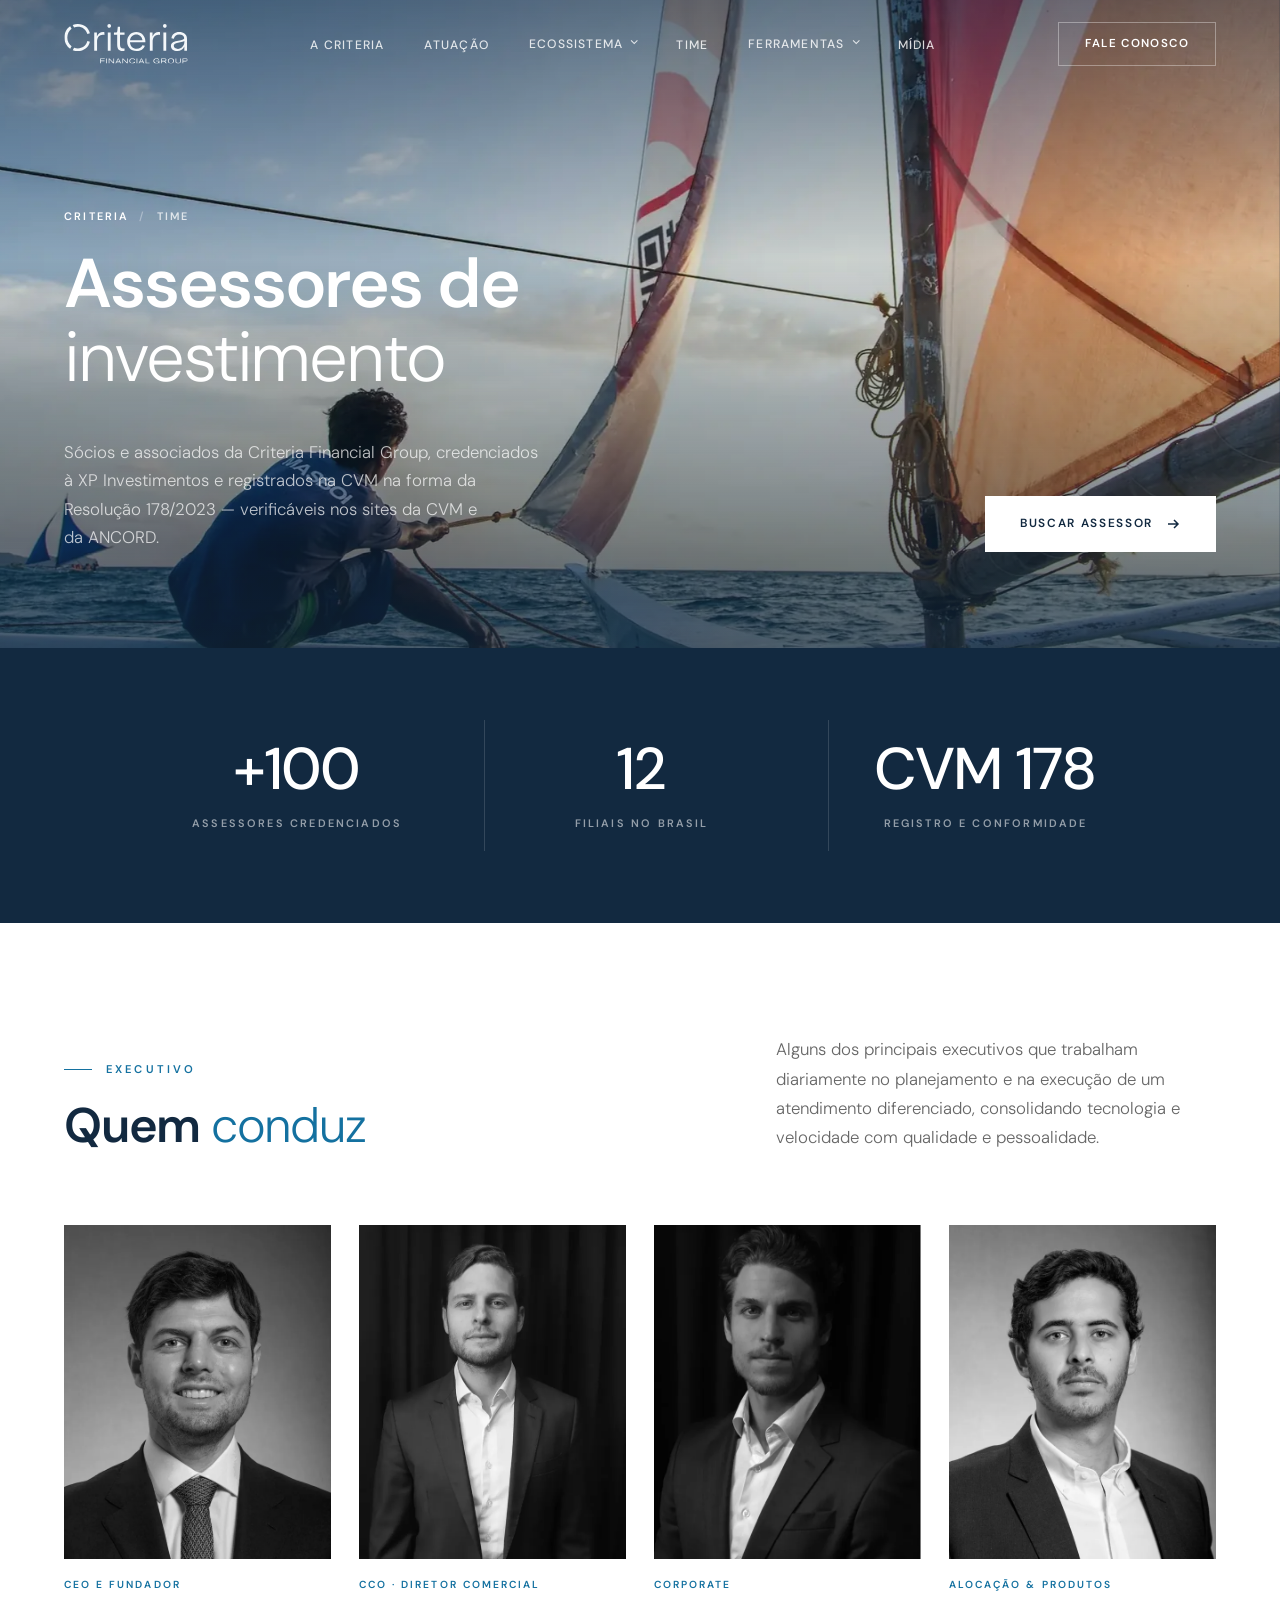
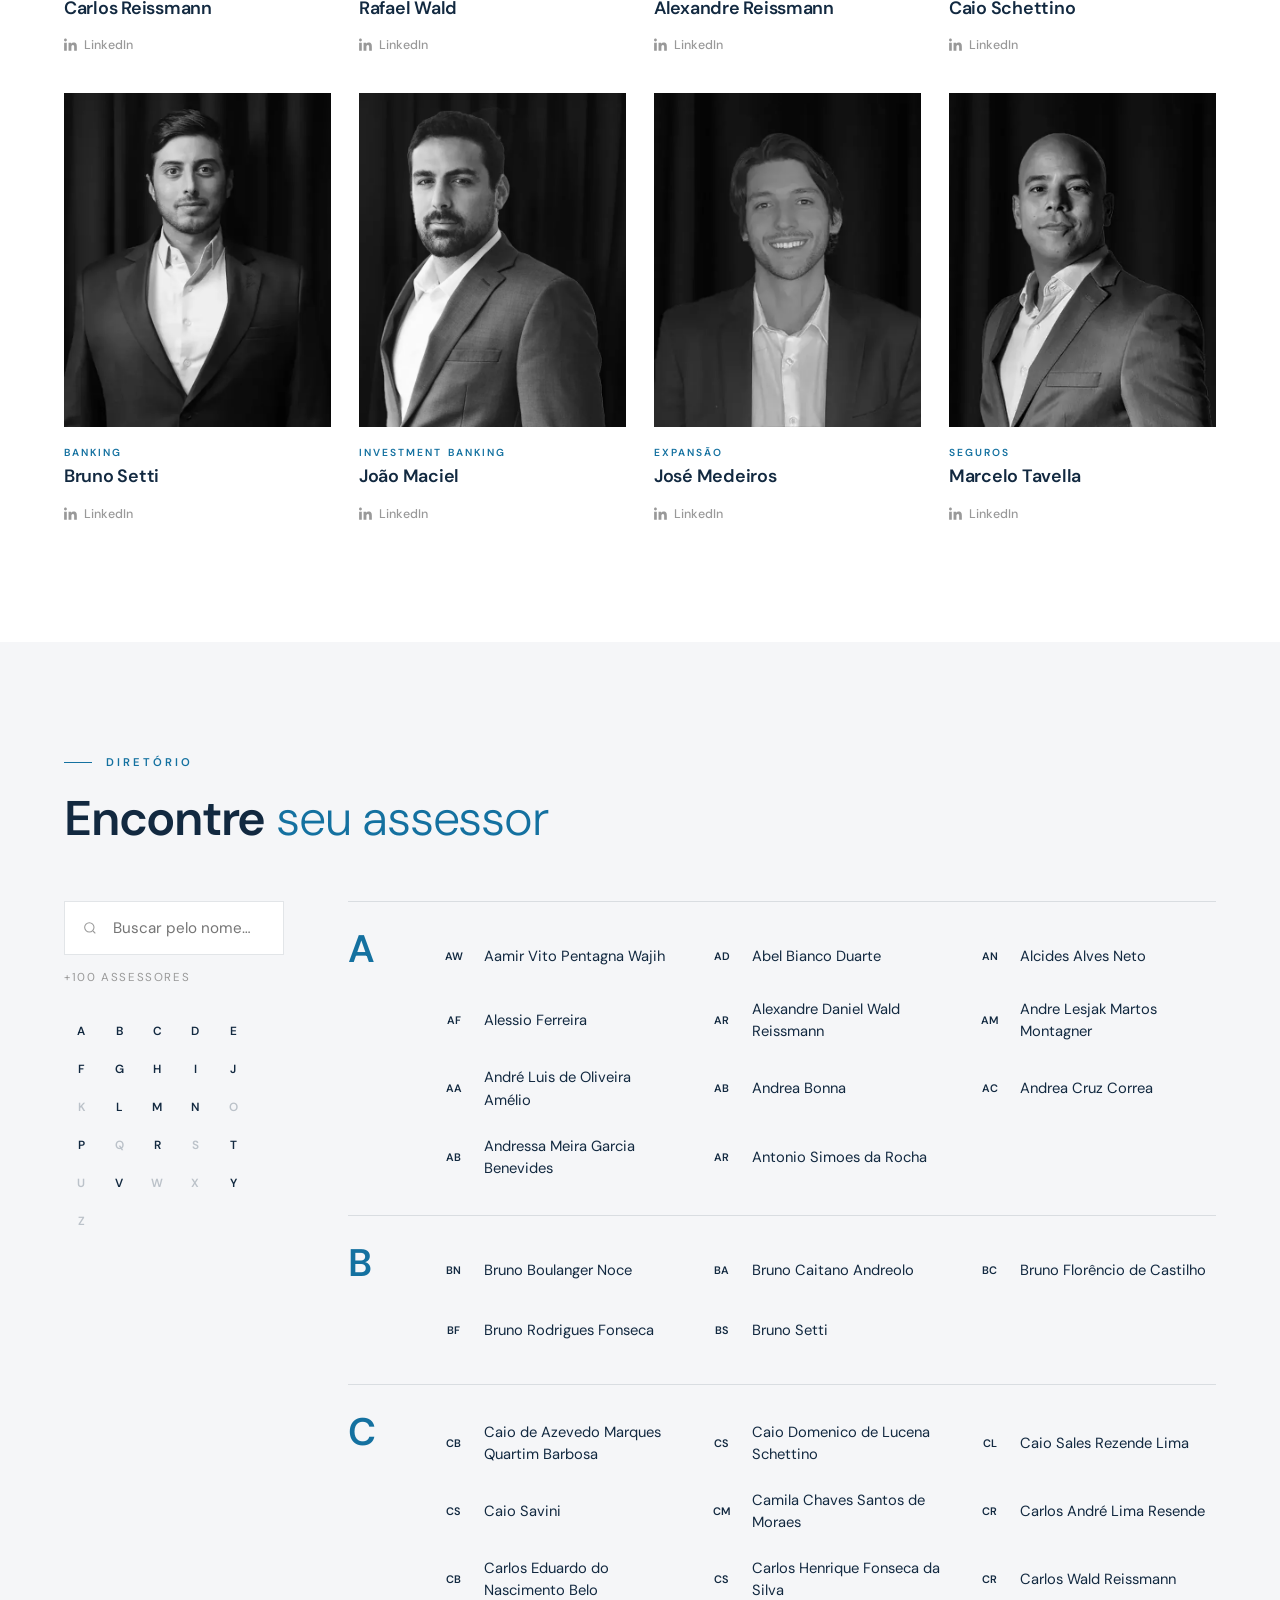
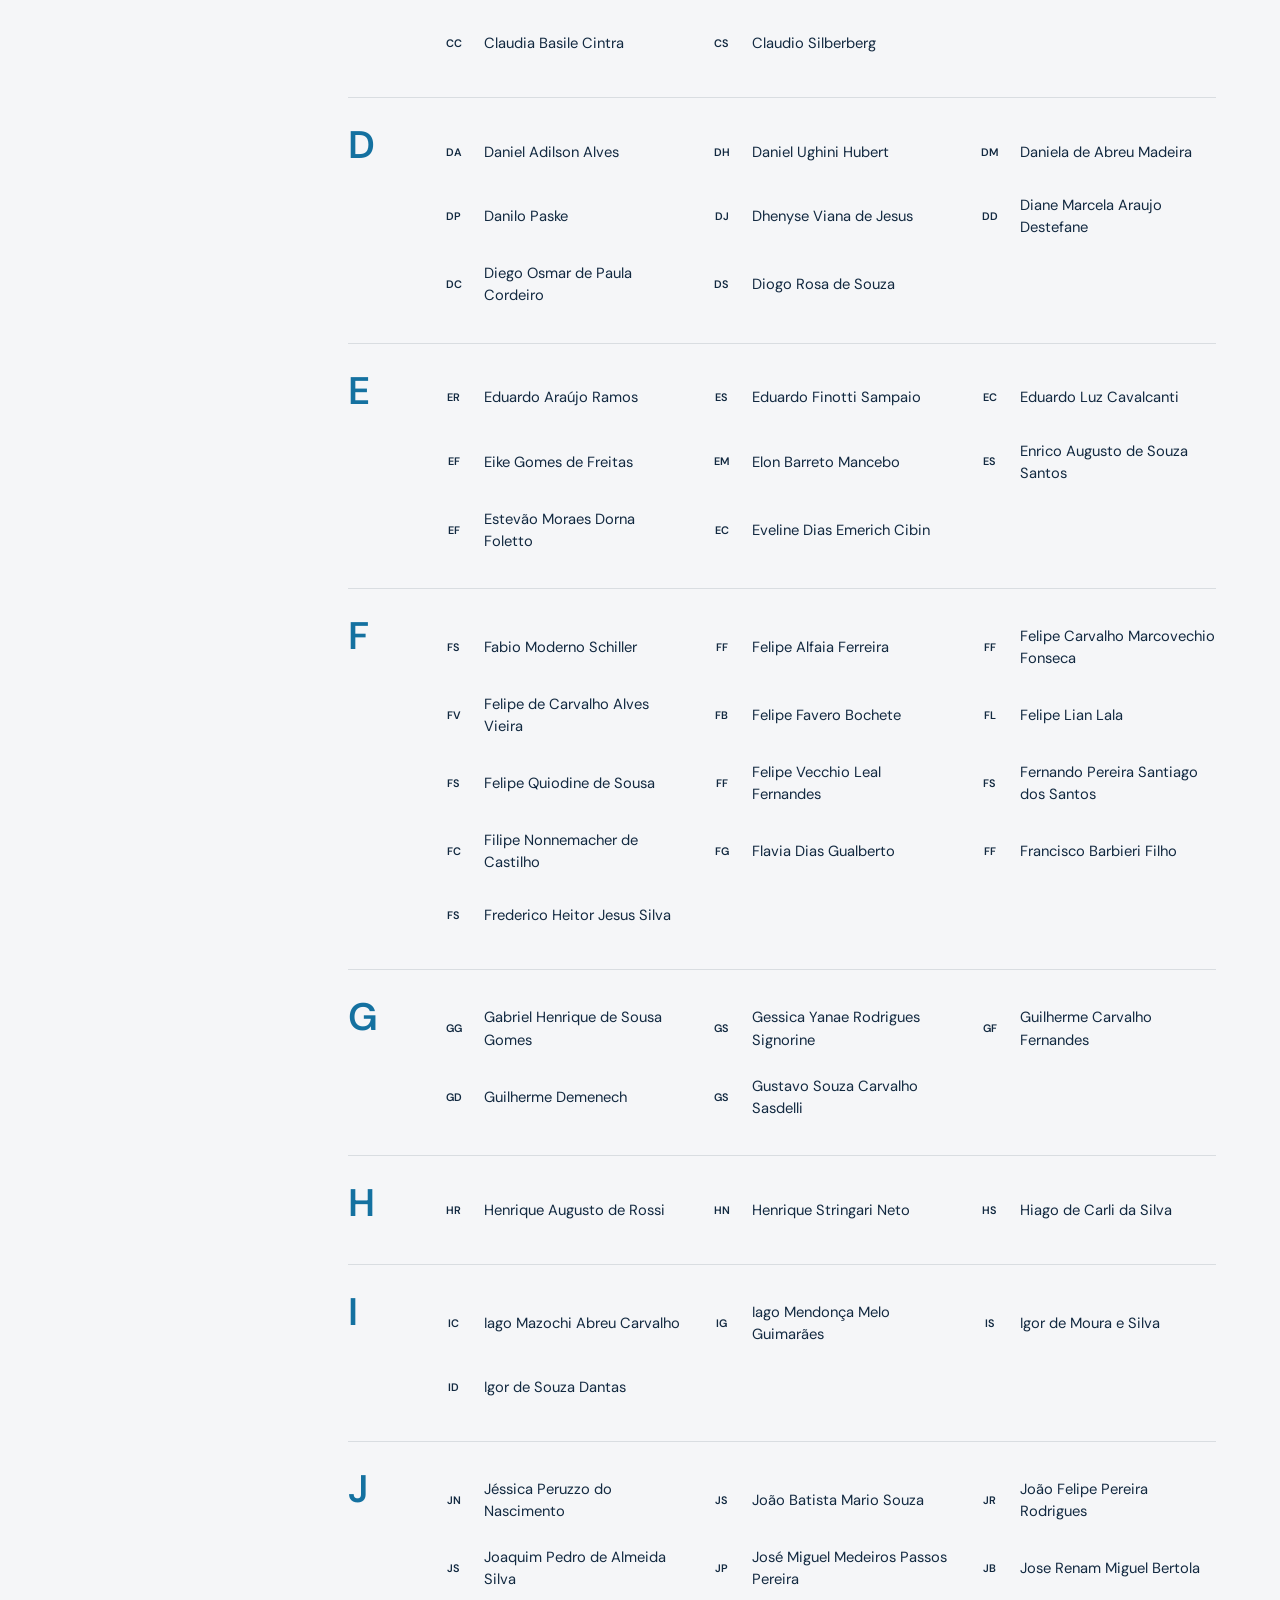
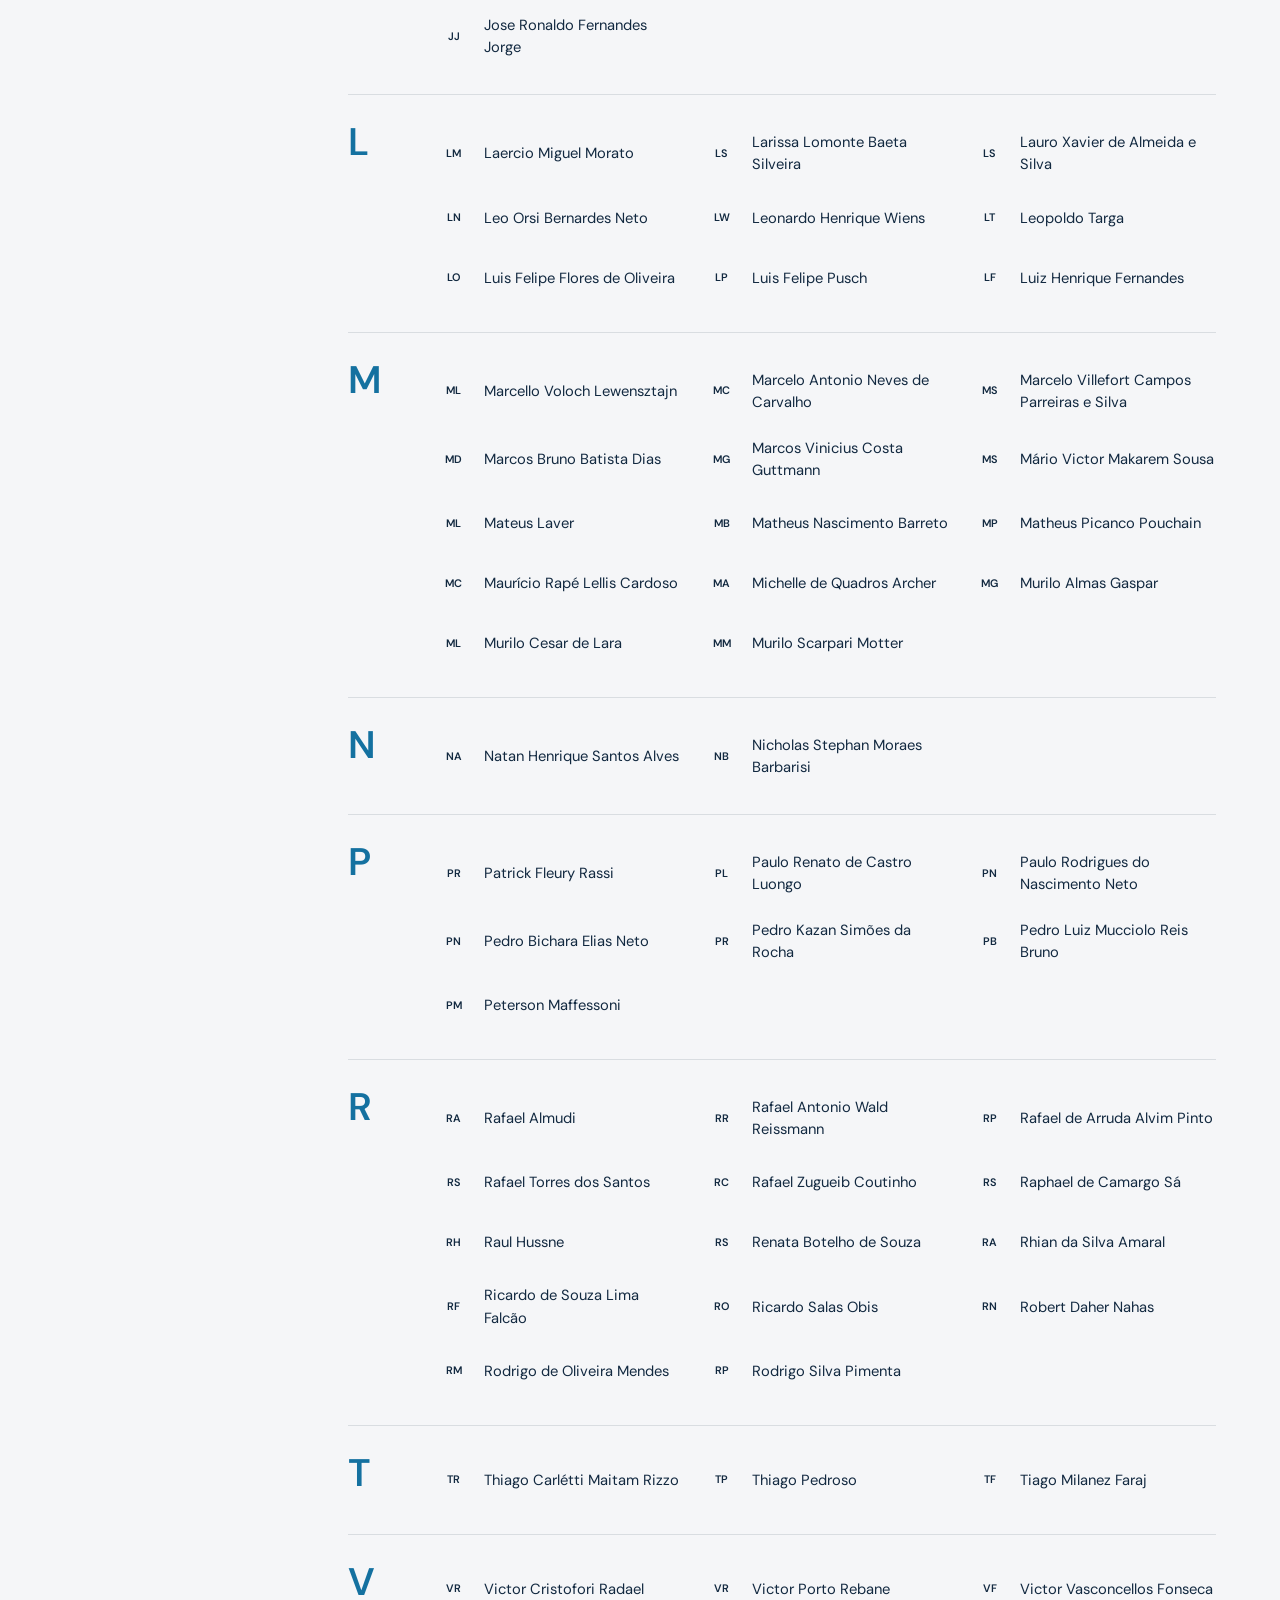
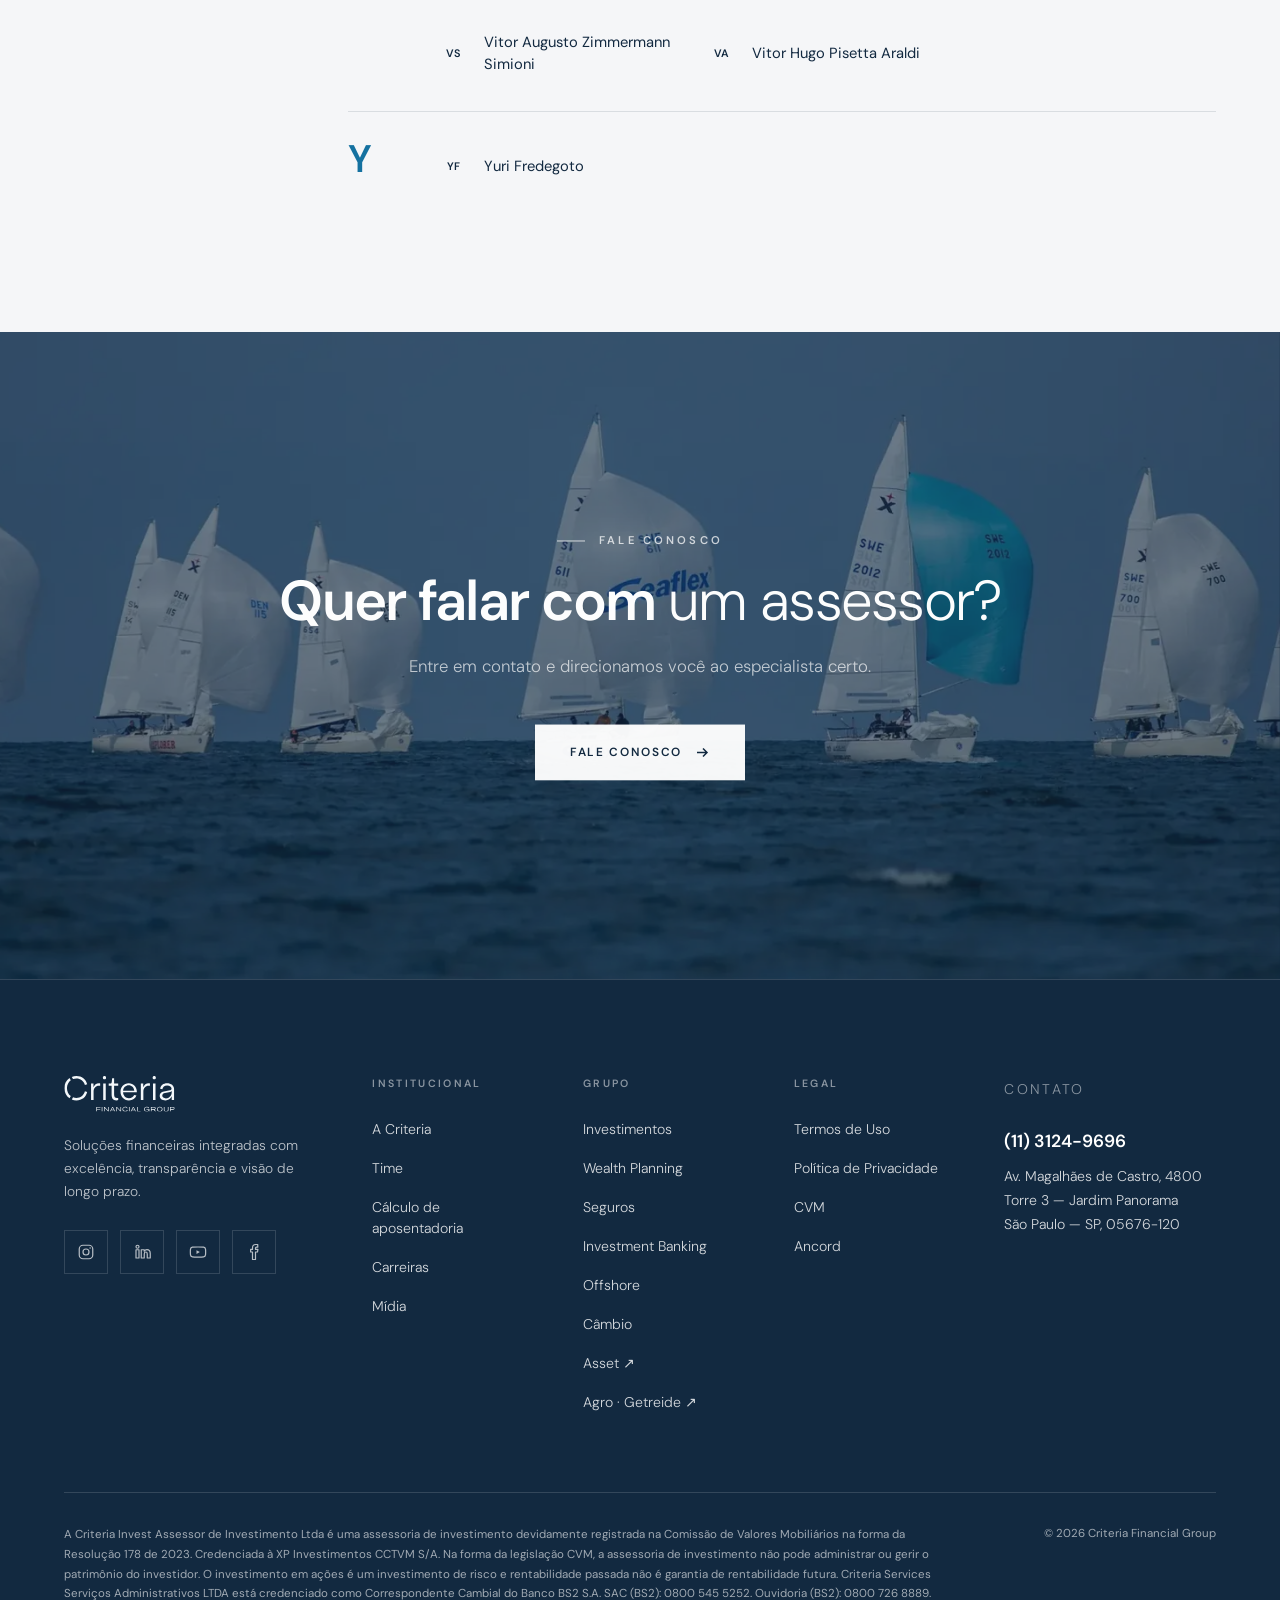
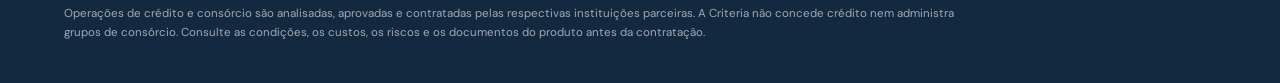
<file: time.html>
<!DOCTYPE html>
<html lang="pt-BR">
<head>
<meta charset="UTF-8">
<meta name="viewport" content="width=device-width, initial-scale=1.0">
<title>Time — Criteria Financial Group</title>
<meta name="description" content="Diretório dos assessores de investimento da Criteria Financial Group, credenciados à XP e registrados na CVM.">
<link rel="icon" type="image/png" sizes="32x32" href="favicon-32.png">
<link rel="icon" type="image/png" sizes="192x192" href="favicon-192.png">
<link rel="apple-touch-icon" href="apple-touch-icon.png">
<link rel="canonical" href="https://cebakz.github.io/criteria-site-v2/time.html">
<meta property="og:type" content="website">
<meta property="og:site_name" content="Criteria Financial Group">
<meta property="og:title" content="Time — Criteria Financial Group">
<meta property="og:description" content="Diretório dos assessores de investimento da Criteria Financial Group, credenciados à XP e registrados na CVM.">
<meta property="og:url" content="https://cebakz.github.io/criteria-site-v2/time.html">
<meta property="og:image" content="https://cebakz.github.io/criteria-site-v2/img/og.jpg">
<meta property="og:locale" content="pt_BR">
<meta name="twitter:card" content="summary_large_image">
<link rel="stylesheet" href="fonts/dm-sans.css">
<link rel="stylesheet" href="shared.css">
</head>
<body>
<!-- NAV -->
<a class="skip" href="#conteudo">Pular para o conteúdo</a>
<nav class="nav" id="nav" aria-label="Principal">
  <div class="nav__inner">
    <a href="index.html" class="nav__logo"><img src="img/logo-criteria.svg" alt="Criteria Financial Group"></a>
    <ul class="nav__links">
      <li><a href="index.html" class="nav__link">A Criteria</a></li>
      <li><a href="index.html#services" class="nav__link">Atuação</a></li>
      <li class="nav__link--dd"><button type="button" class="nav__link nav__dd-btn" aria-haspopup="true" aria-expanded="false">Ecossistema</button>
        <div class="nav__dd">
          <a href="investimentos.html">Investimentos</a><a href="wealth.html">Wealth Planning</a><a href="seguros.html">Seguros</a>
          <a href="investment-banking.html">Investment Banking</a><a href="offshore.html">Offshore</a><a href="cambio.html">Câmbio</a>
          <span class="nav__dd-sep">Sites próprios</span>
          <a href="https://cfgasset.com.br/" target="_blank" rel="noopener" class="nav__dd-ext">Asset<span aria-hidden="true">↗</span></a><a href="https://www.gtrd.com.br/sobre" target="_blank" rel="noopener" class="nav__dd-ext">Agro · Getreide<span aria-hidden="true">↗</span></a>
        </div>
      </li>
      <li><a href="time.html" class="nav__link">Time</a></li>
      <li class="nav__link--dd"><button type="button" class="nav__link nav__dd-btn" aria-haspopup="true" aria-expanded="false">Ferramentas</button>
        <div class="nav__dd">
          <a href="aposentadoria.html">Cálculo de aposentadoria</a>
        </div>
      </li>
      <li><a href="index.html#insights" class="nav__link">Mídia</a></li>
    </ul>
    <a href="contato.html" class="nav__cta">Fale Conosco</a>
    <button type="button" class="nav__burger" id="burger" aria-label="Abrir menu" aria-expanded="false" aria-controls="mobileMenu"><span></span><span></span><span></span></button>
  </div>
</nav>
<div class="mobile-menu" id="mobileMenu">
  <a href="index.html">A Criteria</a>
  <a href="index.html#services">Atuação</a>
  <a href="time.html">Time</a>
  <a href="index.html#insights">Mídia</a>
  <a href="contato.html">Contato</a>
  <small>Ecossistema</small>
  <div class="sub"><a href="investimentos.html">Investimentos</a><a href="wealth.html">Wealth Planning</a><a href="seguros.html">Seguros</a><a href="investment-banking.html">Investment Banking</a><a href="offshore.html">Offshore</a><a href="cambio.html">Câmbio</a><a href="https://cfgasset.com.br/" target="_blank" rel="noopener">Asset ↗</a><a href="https://www.gtrd.com.br/sobre" target="_blank" rel="noopener">Agro · Getreide ↗</a></div>
  <small>Ferramentas</small>
  <div class="sub"><a href="aposentadoria.html">Cálculo de aposentadoria</a></div>
</div>

<main id="conteudo">
<!-- HERO -->
<section class="hero hero--sub" id="top">
  <div class="hero__media"><img src="img/time-hero.webp" alt="" fetchpriority="high"></div>
  <div class="hero__overlay"></div>
  <div class="hero__content">
    <div class="hero__crumb" data-hero><a href="index.html">Criteria</a><span>/</span>Time</div>
    <h1 class="hero__title"><span class="line"><span>Assessores de</span></span><span class="line"><span><em>investimento</em></span></span></h1>
    <div class="hero__row">
      <p class="hero__sub" data-hero>Sócios e associados da Criteria Financial Group, credenciados à XP Investimentos e registrados na CVM na forma da Resolução 178/2023 — verificáveis nos sites da CVM e da ANCORD.</p>
      <div class="hero__ctas" data-hero><a href="#diretorio" class="btn btn--solid">Buscar assessor <svg viewBox="0 0 16 16" fill="none"><path d="M3 8h10M9 4l4 4-4 4" stroke="currentColor" stroke-width="1.5"/></svg></a></div>
    </div>
  </div>
</section>

<!-- NUMBERS -->
<section class="numbers numbers--flat">
  <div class="wrap">
    <div class="numbers__grid numbers__grid--3">
      <div class="num reveal"><div class="num__v">+100</div><div class="num__l">Assessores credenciados</div></div>
      <div class="num reveal"><div class="num__v">12</div><div class="num__l">Filiais no Brasil</div></div>
      <div class="num reveal"><div class="num__v">CVM 178</div><div class="num__l">Registro e conformidade</div></div>
    </div>
  </div>
</section>

<!-- LIDERANÇA -->
<section class="section bg-white" id="lideranca">
  <div class="wrap">
    <div class="services__head" style="align-items:flex-end">
      <div>
        <div class="label reveal">Executivo</div>
        <h2 class="h2 reveal">Quem <em>conduz</em></h2>
      </div>
      <p class="lead reveal" style="margin-top:0;max-width:440px;">Alguns dos principais executivos que trabalham diariamente no planejamento e na execução de um atendimento diferenciado, consolidando tecnologia e velocidade com qualidade e pessoalidade.</p>
    </div>
    <div class="execs">
      <div class="exec reveal"><div class="exec__photo"><img src="img/exec/carlos-reissmann.webp" alt="Carlos Reissmann" loading="lazy"></div><div class="exec__area">CEO e Fundador</div><div class="exec__name">Carlos Reissmann</div><a class="exec__in" href="https://www.linkedin.com/in/carlos-wald-reissmann-a4b49159/" target="_blank" rel="noopener"><svg viewBox="0 0 24 24"><path d="M4.98 3.5C4.98 4.88 3.87 6 2.5 6S0 4.88 0 3.5 1.12 1 2.5 1s2.48 1.12 2.48 2.5zM.2 8h4.6v14H.2V8zm7.6 0h4.4v1.9h.1c.6-1.1 2.1-2.3 4.3-2.3 4.6 0 5.4 3 5.4 6.9V22h-4.6v-6.6c0-1.6 0-3.6-2.2-3.6s-2.5 1.7-2.5 3.5V22H7.8V8z"/></svg>LinkedIn</a></div>
      <div class="exec reveal"><div class="exec__photo"><img src="img/exec/rafael-wald.webp" alt="Rafael Wald" loading="lazy"></div><div class="exec__area">CCO · Diretor Comercial</div><div class="exec__name">Rafael Wald</div><a class="exec__in" href="https://www.linkedin.com/in/rafael-wald-reissmann-23426b115/" target="_blank" rel="noopener"><svg viewBox="0 0 24 24"><path d="M4.98 3.5C4.98 4.88 3.87 6 2.5 6S0 4.88 0 3.5 1.12 1 2.5 1s2.48 1.12 2.48 2.5zM.2 8h4.6v14H.2V8zm7.6 0h4.4v1.9h.1c.6-1.1 2.1-2.3 4.3-2.3 4.6 0 5.4 3 5.4 6.9V22h-4.6v-6.6c0-1.6 0-3.6-2.2-3.6s-2.5 1.7-2.5 3.5V22H7.8V8z"/></svg>LinkedIn</a></div>
      <div class="exec reveal"><div class="exec__photo"><img src="img/exec/alexandre-reissmann.webp" alt="Alexandre Reissmann" loading="lazy"></div><div class="exec__area">Corporate</div><div class="exec__name">Alexandre Reissmann</div><a class="exec__in" href="https://www.linkedin.com/in/alexandre-wald-reissmann-bb025b110/" target="_blank" rel="noopener"><svg viewBox="0 0 24 24"><path d="M4.98 3.5C4.98 4.88 3.87 6 2.5 6S0 4.88 0 3.5 1.12 1 2.5 1s2.48 1.12 2.48 2.5zM.2 8h4.6v14H.2V8zm7.6 0h4.4v1.9h.1c.6-1.1 2.1-2.3 4.3-2.3 4.6 0 5.4 3 5.4 6.9V22h-4.6v-6.6c0-1.6 0-3.6-2.2-3.6s-2.5 1.7-2.5 3.5V22H7.8V8z"/></svg>LinkedIn</a></div>
      <div class="exec reveal"><div class="exec__photo"><img src="img/exec/caio-schettino.webp" alt="Caio Schettino" loading="lazy"></div><div class="exec__area">Alocação &amp; Produtos</div><div class="exec__name">Caio Schettino</div><a class="exec__in" href="https://www.linkedin.com/in/caio-schettino-84116a156/" target="_blank" rel="noopener"><svg viewBox="0 0 24 24"><path d="M4.98 3.5C4.98 4.88 3.87 6 2.5 6S0 4.88 0 3.5 1.12 1 2.5 1s2.48 1.12 2.48 2.5zM.2 8h4.6v14H.2V8zm7.6 0h4.4v1.9h.1c.6-1.1 2.1-2.3 4.3-2.3 4.6 0 5.4 3 5.4 6.9V22h-4.6v-6.6c0-1.6 0-3.6-2.2-3.6s-2.5 1.7-2.5 3.5V22H7.8V8z"/></svg>LinkedIn</a></div>
      <div class="exec reveal"><div class="exec__photo"><img src="img/exec/bruno-setti.webp" alt="Bruno Setti" loading="lazy"></div><div class="exec__area">Banking</div><div class="exec__name">Bruno Setti</div><a class="exec__in" href="https://www.linkedin.com/in/bruno-setti-6127398b/" target="_blank" rel="noopener"><svg viewBox="0 0 24 24"><path d="M4.98 3.5C4.98 4.88 3.87 6 2.5 6S0 4.88 0 3.5 1.12 1 2.5 1s2.48 1.12 2.48 2.5zM.2 8h4.6v14H.2V8zm7.6 0h4.4v1.9h.1c.6-1.1 2.1-2.3 4.3-2.3 4.6 0 5.4 3 5.4 6.9V22h-4.6v-6.6c0-1.6 0-3.6-2.2-3.6s-2.5 1.7-2.5 3.5V22H7.8V8z"/></svg>LinkedIn</a></div>
      <div class="exec reveal"><div class="exec__photo"><img src="img/exec/joao-maciel.webp" alt="João Maciel" loading="lazy"></div><div class="exec__area">Investment Banking</div><div class="exec__name">João Maciel</div><a class="exec__in" href="https://www.linkedin.com/in/jo%C3%A3o-pedro-maciel-73047193/" target="_blank" rel="noopener"><svg viewBox="0 0 24 24"><path d="M4.98 3.5C4.98 4.88 3.87 6 2.5 6S0 4.88 0 3.5 1.12 1 2.5 1s2.48 1.12 2.48 2.5zM.2 8h4.6v14H.2V8zm7.6 0h4.4v1.9h.1c.6-1.1 2.1-2.3 4.3-2.3 4.6 0 5.4 3 5.4 6.9V22h-4.6v-6.6c0-1.6 0-3.6-2.2-3.6s-2.5 1.7-2.5 3.5V22H7.8V8z"/></svg>LinkedIn</a></div>
      <div class="exec reveal"><div class="exec__photo"><img src="img/exec/jose-medeiros.webp" alt="José Medeiros" loading="lazy"></div><div class="exec__area">Expansão</div><div class="exec__name">José Medeiros</div><a class="exec__in" href="https://www.linkedin.com/in/jos%C3%A9-miguel-medeiros-62a20210a/" target="_blank" rel="noopener"><svg viewBox="0 0 24 24"><path d="M4.98 3.5C4.98 4.88 3.87 6 2.5 6S0 4.88 0 3.5 1.12 1 2.5 1s2.48 1.12 2.48 2.5zM.2 8h4.6v14H.2V8zm7.6 0h4.4v1.9h.1c.6-1.1 2.1-2.3 4.3-2.3 4.6 0 5.4 3 5.4 6.9V22h-4.6v-6.6c0-1.6 0-3.6-2.2-3.6s-2.5 1.7-2.5 3.5V22H7.8V8z"/></svg>LinkedIn</a></div>
      <div class="exec reveal"><div class="exec__photo"><img src="img/exec/marcelo-tavella.webp" alt="Marcelo Tavella" loading="lazy"></div><div class="exec__area">Seguros</div><div class="exec__name">Marcelo Tavella</div><a class="exec__in" href="https://www.linkedin.com/in/marcelo-tavella-68171b35/" target="_blank" rel="noopener"><svg viewBox="0 0 24 24"><path d="M4.98 3.5C4.98 4.88 3.87 6 2.5 6S0 4.88 0 3.5 1.12 1 2.5 1s2.48 1.12 2.48 2.5zM.2 8h4.6v14H.2V8zm7.6 0h4.4v1.9h.1c.6-1.1 2.1-2.3 4.3-2.3 4.6 0 5.4 3 5.4 6.9V22h-4.6v-6.6c0-1.6 0-3.6-2.2-3.6s-2.5 1.7-2.5 3.5V22H7.8V8z"/></svg>LinkedIn</a></div>
    </div>
  </div>
</section>

<!-- DIRETÓRIO -->
<section class="section bg-sand" id="diretorio">
  <div class="wrap">
    <div class="label reveal">Diretório</div>
    <h2 class="h2 reveal">Encontre <em>seu assessor</em></h2>
    <div class="dir">
      <aside class="dir__side reveal">
        <div class="busca"><svg viewBox="0 0 24 24"><circle cx="11" cy="11" r="7"/><path d="M20 20l-3.5-3.5"/></svg><input id="busca" type="search" placeholder="Buscar pelo nome…" aria-label="Buscar assessor pelo nome" autocomplete="off"></div>
        <div class="busca__count" id="contador">+100 assessores</div>
        <nav class="az" aria-label="Índice alfabético"><a href="#letra-A">A</a><a href="#letra-B">B</a><a href="#letra-C">C</a><a href="#letra-D">D</a><a href="#letra-E">E</a><a href="#letra-F">F</a><a href="#letra-G">G</a><a href="#letra-H">H</a><a href="#letra-I">I</a><a href="#letra-J">J</a><a href="#letra-K" class="is-off">K</a><a href="#letra-L">L</a><a href="#letra-M">M</a><a href="#letra-N">N</a><a href="#letra-O" class="is-off">O</a><a href="#letra-P">P</a><a href="#letra-Q" class="is-off">Q</a><a href="#letra-R">R</a><a href="#letra-S" class="is-off">S</a><a href="#letra-T">T</a><a href="#letra-U" class="is-off">U</a><a href="#letra-V">V</a><a href="#letra-W" class="is-off">W</a><a href="#letra-X" class="is-off">X</a><a href="#letra-Y">Y</a><a href="#letra-Z" class="is-off">Z</a></nav>
      </aside>
      <div class="dir__list">
      <section class="grupo" id="letra-A" aria-labelledby="h-A"><h2 id="h-A">A</h2><ul><li class="adv"><span class="adv__nome">Aamir Vito Pentagna Wajih</span></li><li class="adv"><span class="adv__nome">Abel Bianco Duarte</span></li><li class="adv"><span class="adv__nome">Alcides Alves Neto</span></li><li class="adv"><span class="adv__nome">Alessio Ferreira</span></li><li class="adv"><span class="adv__nome">Alexandre Daniel Wald Reissmann</span></li><li class="adv"><span class="adv__nome">Andre Lesjak Martos Montagner</span></li><li class="adv"><span class="adv__nome">André Luis de Oliveira Amélio</span></li><li class="adv"><span class="adv__nome">Andrea Bonna</span></li><li class="adv"><span class="adv__nome">Andrea Cruz Correa</span></li><li class="adv"><span class="adv__nome">Andressa Meira Garcia Benevides</span></li><li class="adv"><span class="adv__nome">Antonio Simoes da Rocha</span></li></ul></section>
      <section class="grupo" id="letra-B" aria-labelledby="h-B"><h2 id="h-B">B</h2><ul><li class="adv"><span class="adv__nome">Bruno Boulanger Noce</span></li><li class="adv"><span class="adv__nome">Bruno Caitano Andreolo</span></li><li class="adv"><span class="adv__nome">Bruno Florêncio de Castilho</span></li><li class="adv"><span class="adv__nome">Bruno Rodrigues Fonseca</span></li><li class="adv"><span class="adv__nome">Bruno Setti</span></li></ul></section>
      <section class="grupo" id="letra-C" aria-labelledby="h-C"><h2 id="h-C">C</h2><ul><li class="adv"><span class="adv__nome">Caio de Azevedo Marques Quartim Barbosa</span></li><li class="adv"><span class="adv__nome">Caio Domenico de Lucena Schettino</span></li><li class="adv"><span class="adv__nome">Caio Sales Rezende Lima</span></li><li class="adv"><span class="adv__nome">Caio Savini</span></li><li class="adv"><span class="adv__nome">Camila Chaves Santos de Moraes</span></li><li class="adv"><span class="adv__nome">Carlos André Lima Resende</span></li><li class="adv"><span class="adv__nome">Carlos Eduardo do Nascimento Belo</span></li><li class="adv"><span class="adv__nome">Carlos Henrique Fonseca da Silva</span></li><li class="adv"><span class="adv__nome">Carlos Wald Reissmann</span></li><li class="adv"><span class="adv__nome">Claudia Basile Cintra</span></li><li class="adv"><span class="adv__nome">Claudio Silberberg</span></li></ul></section>
      <section class="grupo" id="letra-D" aria-labelledby="h-D"><h2 id="h-D">D</h2><ul><li class="adv"><span class="adv__nome">Daniel Adilson Alves</span></li><li class="adv"><span class="adv__nome">Daniel Ughini Hubert</span></li><li class="adv"><span class="adv__nome">Daniela de Abreu Madeira</span></li><li class="adv"><span class="adv__nome">Danilo Paske</span></li><li class="adv"><span class="adv__nome">Dhenyse Viana de Jesus</span></li><li class="adv"><span class="adv__nome">Diane Marcela Araujo Destefane</span></li><li class="adv"><span class="adv__nome">Diego Osmar de Paula Cordeiro</span></li><li class="adv"><span class="adv__nome">Diogo Rosa de Souza</span></li></ul></section>
      <section class="grupo" id="letra-E" aria-labelledby="h-E"><h2 id="h-E">E</h2><ul><li class="adv"><span class="adv__nome">Eduardo Araújo Ramos</span></li><li class="adv"><span class="adv__nome">Eduardo Finotti Sampaio</span></li><li class="adv"><span class="adv__nome">Eduardo Luz Cavalcanti</span></li><li class="adv"><span class="adv__nome">Eike Gomes de Freitas</span></li><li class="adv"><span class="adv__nome">Elon Barreto Mancebo</span></li><li class="adv"><span class="adv__nome">Enrico Augusto de Souza Santos</span></li><li class="adv"><span class="adv__nome">Estevão Moraes Dorna Foletto</span></li><li class="adv"><span class="adv__nome">Eveline Dias Emerich Cibin</span></li></ul></section>
      <section class="grupo" id="letra-F" aria-labelledby="h-F"><h2 id="h-F">F</h2><ul><li class="adv"><span class="adv__nome">Fabio Moderno Schiller</span></li><li class="adv"><span class="adv__nome">Felipe Alfaia Ferreira</span></li><li class="adv"><span class="adv__nome">Felipe Carvalho Marcovechio Fonseca</span></li><li class="adv"><span class="adv__nome">Felipe de Carvalho Alves Vieira</span></li><li class="adv"><span class="adv__nome">Felipe Favero Bochete</span></li><li class="adv"><span class="adv__nome">Felipe Lian Lala</span></li><li class="adv"><span class="adv__nome">Felipe Quiodine de Sousa</span></li><li class="adv"><span class="adv__nome">Felipe Vecchio Leal Fernandes</span></li><li class="adv"><span class="adv__nome">Fernando Pereira Santiago dos Santos</span></li><li class="adv"><span class="adv__nome">Filipe Nonnemacher de Castilho</span></li><li class="adv"><span class="adv__nome">Flavia Dias Gualberto</span></li><li class="adv"><span class="adv__nome">Francisco Barbieri Filho</span></li><li class="adv"><span class="adv__nome">Frederico Heitor Jesus Silva</span></li></ul></section>
      <section class="grupo" id="letra-G" aria-labelledby="h-G"><h2 id="h-G">G</h2><ul><li class="adv"><span class="adv__nome">Gabriel Henrique de Sousa Gomes</span></li><li class="adv"><span class="adv__nome">Gessica Yanae Rodrigues Signorine</span></li><li class="adv"><span class="adv__nome">Guilherme Carvalho Fernandes</span></li><li class="adv"><span class="adv__nome">Guilherme Demenech</span></li><li class="adv"><span class="adv__nome">Gustavo Souza Carvalho Sasdelli</span></li></ul></section>
      <section class="grupo" id="letra-H" aria-labelledby="h-H"><h2 id="h-H">H</h2><ul><li class="adv"><span class="adv__nome">Henrique Augusto de Rossi</span></li><li class="adv"><span class="adv__nome">Henrique Stringari Neto</span></li><li class="adv"><span class="adv__nome">Hiago de Carli da Silva</span></li></ul></section>
      <section class="grupo" id="letra-I" aria-labelledby="h-I"><h2 id="h-I">I</h2><ul><li class="adv"><span class="adv__nome">Iago Mazochi Abreu Carvalho</span></li><li class="adv"><span class="adv__nome">Iago Mendonça Melo Guimarães</span></li><li class="adv"><span class="adv__nome">Igor de Moura e Silva</span></li><li class="adv"><span class="adv__nome">Igor de Souza Dantas</span></li></ul></section>
      <section class="grupo" id="letra-J" aria-labelledby="h-J"><h2 id="h-J">J</h2><ul><li class="adv"><span class="adv__nome">Jéssica Peruzzo do Nascimento</span></li><li class="adv"><span class="adv__nome">João Batista Mario Souza</span></li><li class="adv"><span class="adv__nome">João Felipe Pereira Rodrigues</span></li><li class="adv"><span class="adv__nome">Joaquim Pedro de Almeida Silva</span></li><li class="adv"><span class="adv__nome">José Miguel Medeiros Passos Pereira</span></li><li class="adv"><span class="adv__nome">Jose Renam Miguel Bertola</span></li><li class="adv"><span class="adv__nome">Jose Ronaldo Fernandes Jorge</span></li></ul></section>
      <section class="grupo" id="letra-L" aria-labelledby="h-L"><h2 id="h-L">L</h2><ul><li class="adv"><span class="adv__nome">Laercio Miguel Morato</span></li><li class="adv"><span class="adv__nome">Larissa Lomonte Baeta Silveira</span></li><li class="adv"><span class="adv__nome">Lauro Xavier de Almeida e Silva</span></li><li class="adv"><span class="adv__nome">Leo Orsi Bernardes Neto</span></li><li class="adv"><span class="adv__nome">Leonardo Henrique Wiens</span></li><li class="adv"><span class="adv__nome">Leopoldo Targa</span></li><li class="adv"><span class="adv__nome">Luis Felipe Flores de Oliveira</span></li><li class="adv"><span class="adv__nome">Luis Felipe Pusch</span></li><li class="adv"><span class="adv__nome">Luiz Henrique Fernandes</span></li></ul></section>
      <section class="grupo" id="letra-M" aria-labelledby="h-M"><h2 id="h-M">M</h2><ul><li class="adv"><span class="adv__nome">Marcello Voloch Lewensztajn</span></li><li class="adv"><span class="adv__nome">Marcelo Antonio Neves de Carvalho</span></li><li class="adv"><span class="adv__nome">Marcelo Villefort Campos Parreiras e Silva</span></li><li class="adv"><span class="adv__nome">Marcos Bruno Batista Dias</span></li><li class="adv"><span class="adv__nome">Marcos Vinicius Costa Guttmann</span></li><li class="adv"><span class="adv__nome">Mário Victor Makarem Sousa</span></li><li class="adv"><span class="adv__nome">Mateus Laver</span></li><li class="adv"><span class="adv__nome">Matheus Nascimento Barreto</span></li><li class="adv"><span class="adv__nome">Matheus Picanco Pouchain</span></li><li class="adv"><span class="adv__nome">Maurício Rapé Lellis Cardoso</span></li><li class="adv"><span class="adv__nome">Michelle de Quadros Archer</span></li><li class="adv"><span class="adv__nome">Murilo Almas Gaspar</span></li><li class="adv"><span class="adv__nome">Murilo Cesar de Lara</span></li><li class="adv"><span class="adv__nome">Murilo Scarpari Motter</span></li></ul></section>
      <section class="grupo" id="letra-N" aria-labelledby="h-N"><h2 id="h-N">N</h2><ul><li class="adv"><span class="adv__nome">Natan Henrique Santos Alves</span></li><li class="adv"><span class="adv__nome">Nicholas Stephan Moraes Barbarisi</span></li></ul></section>
      <section class="grupo" id="letra-P" aria-labelledby="h-P"><h2 id="h-P">P</h2><ul><li class="adv"><span class="adv__nome">Patrick Fleury Rassi</span></li><li class="adv"><span class="adv__nome">Paulo Renato de Castro Luongo</span></li><li class="adv"><span class="adv__nome">Paulo Rodrigues do Nascimento Neto</span></li><li class="adv"><span class="adv__nome">Pedro Bichara Elias Neto</span></li><li class="adv"><span class="adv__nome">Pedro Kazan Simões da Rocha</span></li><li class="adv"><span class="adv__nome">Pedro Luiz Mucciolo Reis Bruno</span></li><li class="adv"><span class="adv__nome">Peterson Maffessoni</span></li></ul></section>
      <section class="grupo" id="letra-R" aria-labelledby="h-R"><h2 id="h-R">R</h2><ul><li class="adv"><span class="adv__nome">Rafael Almudi</span></li><li class="adv"><span class="adv__nome">Rafael Antonio Wald Reissmann</span></li><li class="adv"><span class="adv__nome">Rafael de Arruda Alvim Pinto</span></li><li class="adv"><span class="adv__nome">Rafael Torres dos Santos</span></li><li class="adv"><span class="adv__nome">Rafael Zugueib Coutinho</span></li><li class="adv"><span class="adv__nome">Raphael de Camargo Sá</span></li><li class="adv"><span class="adv__nome">Raul Hussne</span></li><li class="adv"><span class="adv__nome">Renata Botelho de Souza</span></li><li class="adv"><span class="adv__nome">Rhian da Silva Amaral</span></li><li class="adv"><span class="adv__nome">Ricardo de Souza Lima Falcão</span></li><li class="adv"><span class="adv__nome">Ricardo Salas Obis</span></li><li class="adv"><span class="adv__nome">Robert Daher Nahas</span></li><li class="adv"><span class="adv__nome">Rodrigo de Oliveira Mendes</span></li><li class="adv"><span class="adv__nome">Rodrigo Silva Pimenta</span></li></ul></section>
      <section class="grupo" id="letra-T" aria-labelledby="h-T"><h2 id="h-T">T</h2><ul><li class="adv"><span class="adv__nome">Thiago Carlétti Maitam Rizzo</span></li><li class="adv"><span class="adv__nome">Thiago Pedroso</span></li><li class="adv"><span class="adv__nome">Tiago Milanez Faraj</span></li></ul></section>
      <section class="grupo" id="letra-V" aria-labelledby="h-V"><h2 id="h-V">V</h2><ul><li class="adv"><span class="adv__nome">Victor Cristofori Radael</span></li><li class="adv"><span class="adv__nome">Victor Porto Rebane</span></li><li class="adv"><span class="adv__nome">Victor Vasconcellos Fonseca</span></li><li class="adv"><span class="adv__nome">Vitor Augusto Zimmermann Simioni</span></li><li class="adv"><span class="adv__nome">Vitor Hugo Pisetta Araldi</span></li></ul></section>
      <section class="grupo" id="letra-Y" aria-labelledby="h-Y"><h2 id="h-Y">Y</h2><ul><li class="adv"><span class="adv__nome">Yuri Fredegoto</span></li></ul></section>
        <div class="dir__empty" id="vazio" hidden>Nenhum assessor encontrado com esse nome.</div>
      </div>
    </div>
  </div>
</section>

<!-- CTA -->
<section class="cta" id="contact">
  <div class="media media--parallax"><img src="img/band-regata.webp" alt="" loading="lazy"></div>
  <div class="wrap cta__inner">
    <div class="label label--light reveal" style="justify-content:center;">Fale Conosco</div>
    <h2 class="cta__title reveal">Quer falar com <em>um assessor?</em></h2>
    <p class="cta__text reveal">Entre em contato e direcionamos você ao especialista certo.</p>
    <a href="contato.html" class="btn btn--solid reveal">Fale Conosco <svg viewBox="0 0 16 16" fill="none"><path d="M3 8h10M9 4l4 4-4 4" stroke="currentColor" stroke-width="1.5"/></svg></a>
  </div>
</section>

<script>
(function () {
  var norm = function (s) { return s.normalize('NFD').replace(/[\u0300-\u036f]/g, '').toLowerCase(); };
  var advs = [].slice.call(document.querySelectorAll('.adv')), grupos = [].slice.call(document.querySelectorAll('.grupo')), az = [].slice.call(document.querySelectorAll('.az a'));
  var input = document.getElementById('busca'), contador = document.getElementById('contador'), vazio = document.getElementById('vazio'), total = advs.length;
  advs.forEach(function (li) {
    var p = li.querySelector('.adv__nome').textContent.trim().split(/\s+/);
    var av = document.createElement('span'); av.className = 'adv__av'; av.setAttribute('aria-hidden', 'true');
    av.textContent = ((p[0][0] || '') + (p.length > 1 ? p[p.length - 1][0] : '')).toUpperCase(); li.insertBefore(av, li.firstChild);
  });
  function filtrar() {
    var q = norm(input.value.trim()), vis = 0, hit = {};
    advs.forEach(function (li) { var m = !q || norm(li.querySelector('.adv__nome').textContent).indexOf(q) !== -1; li.style.display = m ? '' : 'none'; if (m) { vis++; hit[li.closest('.grupo').id] = 1; } });
    grupos.forEach(function (g) { g.style.display = hit[g.id] ? '' : 'none'; });
    az.forEach(function (a) { a.classList.toggle('is-off', !hit[a.getAttribute('href').slice(1)]); });
    contador.textContent = q ? vis + ' assessor' + (vis === 1 ? '' : 'es') + ' encontrado' + (vis === 1 ? '' : 's') : '+100 assessores';
    vazio.hidden = vis !== 0;
    if (window.ScrollTrigger) ScrollTrigger.refresh();
  }
  input.addEventListener('input', filtrar);
})();
</script>

</main>
<!-- FOOTER -->
<footer class="footer">
  <div class="wrap">
    <div class="footer__top">
      <div class="footer__brand">
        <img src="img/logo-criteria.svg" alt="Criteria Financial Group">
        <p>Soluções financeiras integradas com excelência, transparência e visão de longo prazo.</p>
        <div class="footer__social">
          <a href="https://www.instagram.com/criteriainvestimentos" aria-label="Instagram" title="Instagram"><svg viewBox="0 0 24 24"><rect x="3" y="3" width="18" height="18" rx="5"/><circle cx="12" cy="12" r="4"/><circle cx="17.5" cy="6.5" r="1" fill="currentColor" stroke="none"/></svg></a>
          <a href="https://www.linkedin.com/company/criteria-financial-group/" aria-label="LinkedIn" title="LinkedIn"><svg viewBox="0 0 24 24"><path d="M4 9h4v11H4z"/><circle cx="6" cy="5" r="2"/><path d="M11 9h4v2c.7-1.3 2.1-2.2 3.6-2.2 3 0 4.4 1.9 4.4 5.2V20h-4v-5.5c0-1.6-.6-2.5-1.9-2.5-1.4 0-2.1 1-2.1 2.5V20h-4z"/></svg></a>
          <a href="https://youtube.com/@CriteriaInvestimentos" aria-label="YouTube" title="YouTube"><svg viewBox="0 0 24 24"><path d="M22 8.2c-.2-1.5-1-2.4-2.5-2.6C17.4 5.3 12 5.3 12 5.3s-5.4 0-7.5.3C3 5.8 2.2 6.7 2 8.2 1.8 9.7 1.8 12 1.8 12s0 2.3.2 3.8c.2 1.5 1 2.4 2.5 2.6 2.1.3 7.5.3 7.5.3s5.4 0 7.5-.3c1.5-.2 2.3-1.1 2.5-2.6.2-1.5.2-3.8.2-3.8s0-2.3-.2-3.8z"/><path d="M10 9.5v5l4.5-2.5z" fill="currentColor" stroke="none"/></svg></a>
          <a href="https://www.facebook.com/criteriafinancialgroup" aria-label="Facebook" title="Facebook"><svg viewBox="0 0 24 24"><path d="M14 8.5V6.8c0-.9.4-1.3 1.3-1.3H17V2h-2.8C11.3 2 10 3.7 10 6.5v2H7.5V12H10v10h4V12h2.7l.5-3.5z"/></svg></a>
        </div>
      </div>
      <div class="footer__col"><div class="footer__h">Institucional</div><ul><li><a href="#top">A Criteria</a></li><li><a href="time.html">Time</a></li><li><a href="aposentadoria.html">Cálculo de aposentadoria</a></li><li><a href="contato.html#form">Carreiras</a></li><li><a href="index.html#insights">Mídia</a></li></ul></div>
      <div class="footer__col"><div class="footer__h">Grupo</div><ul><li><a href="investimentos.html">Investimentos</a></li><li><a href="wealth.html">Wealth Planning</a></li><li><a href="seguros.html">Seguros</a></li><li><a href="investment-banking.html">Investment Banking</a></li><li><a href="offshore.html">Offshore</a></li><li><a href="cambio.html">Câmbio</a></li><li><a href="https://cfgasset.com.br/" target="_blank" rel="noopener">Asset ↗</a></li><li><a href="https://www.gtrd.com.br/sobre" target="_blank" rel="noopener">Agro · Getreide ↗</a></li></ul></div>
      <div class="footer__col"><div class="footer__h">Legal</div><ul><li><a href="https://criteriafg.com.br/termos_uso/">Termos de Uso</a></li><li><a href="https://criteriafg.com.br/politica_privacidade/" target="_blank" rel="noopener">Política de Privacidade</a></li><li><a href="https://www.gov.br/cvm/" target="_blank" rel="noopener">CVM</a></li><li><a href="https://www.ancord.org.br/" target="_blank" rel="noopener">Ancord</a></li></ul></div>
      <div class="footer__col"><div class="footer__h"><a href="contato.html" style="color:inherit;text-decoration:none">Contato</a></div><div class="footer__contact"><b>(11) 3124-9696</b>Av. Magalhães de Castro, 4800<br>Torre 3 — Jardim Panorama<br>São Paulo — SP, 05676-120</div></div>
    </div>
    <div class="footer__bottom">
      <div class="footer__legal">A Criteria Invest Assessor de Investimento Ltda é uma assessoria de investimento devidamente registrada na Comissão de Valores Mobiliários na forma da Resolução 178 de 2023. Credenciada à XP Investimentos CCTVM S/A. Na forma da legislação CVM, a assessoria de investimento não pode administrar ou gerir o patrimônio do investidor. O investimento em ações é um investimento de risco e rentabilidade passada não é garantia de rentabilidade futura. Criteria Services Serviços Administrativos LTDA está credenciado como Correspondente Cambial do Banco BS2 S.A. SAC (BS2): 0800 545 5252. Ouvidoria (BS2): 0800 726 8889. Operações de crédito e consórcio são analisadas, aprovadas e contratadas pelas respectivas instituições parceiras. A Criteria não concede crédito nem administra grupos de consórcio. Consulte as condições, os custos, os riscos e os documentos do produto antes da contratação.</div>
      <div class="footer__copy">&copy; 2026 Criteria Financial Group</div>
    </div>
  </div>
</footer>

<script src="vendor/gsap.min.js"></script>
<script src="vendor/ScrollTrigger.min.js"></script>
<script src="shared.js"></script>
</body>
</html>
</file>
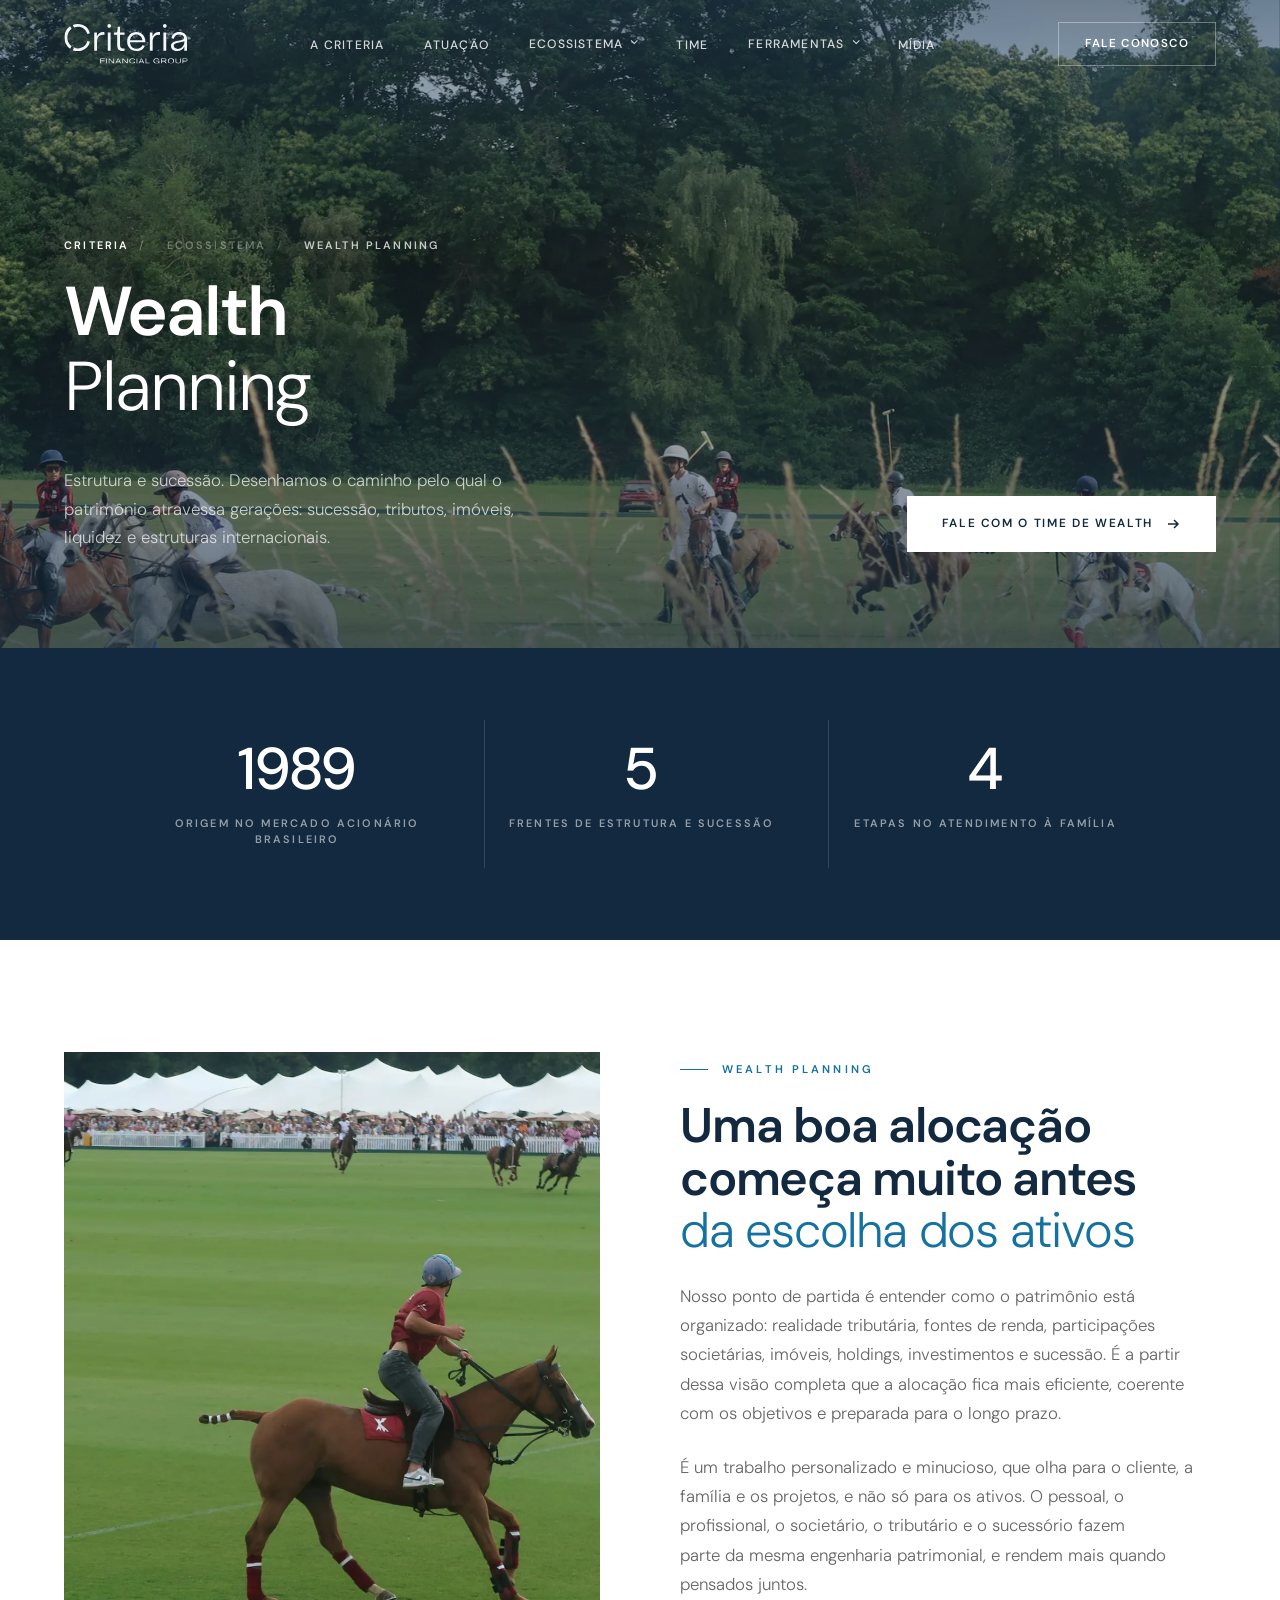
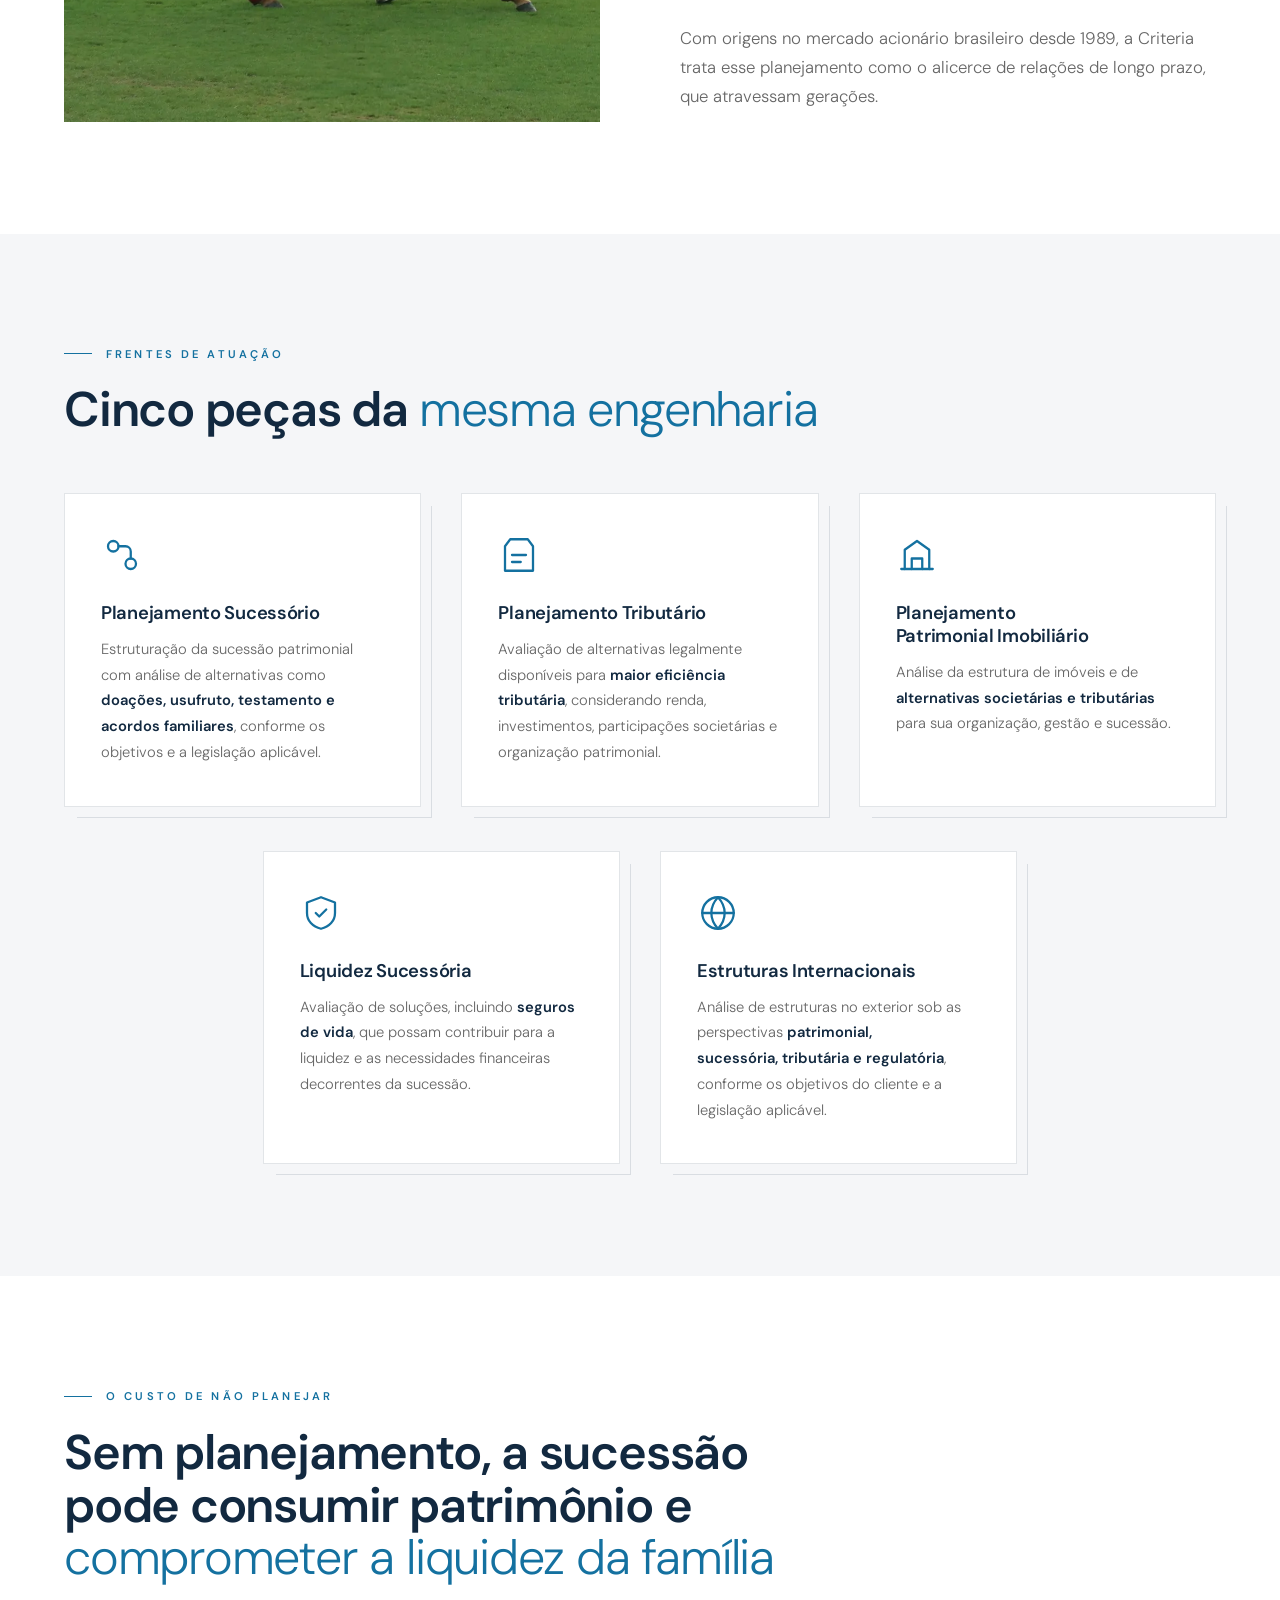
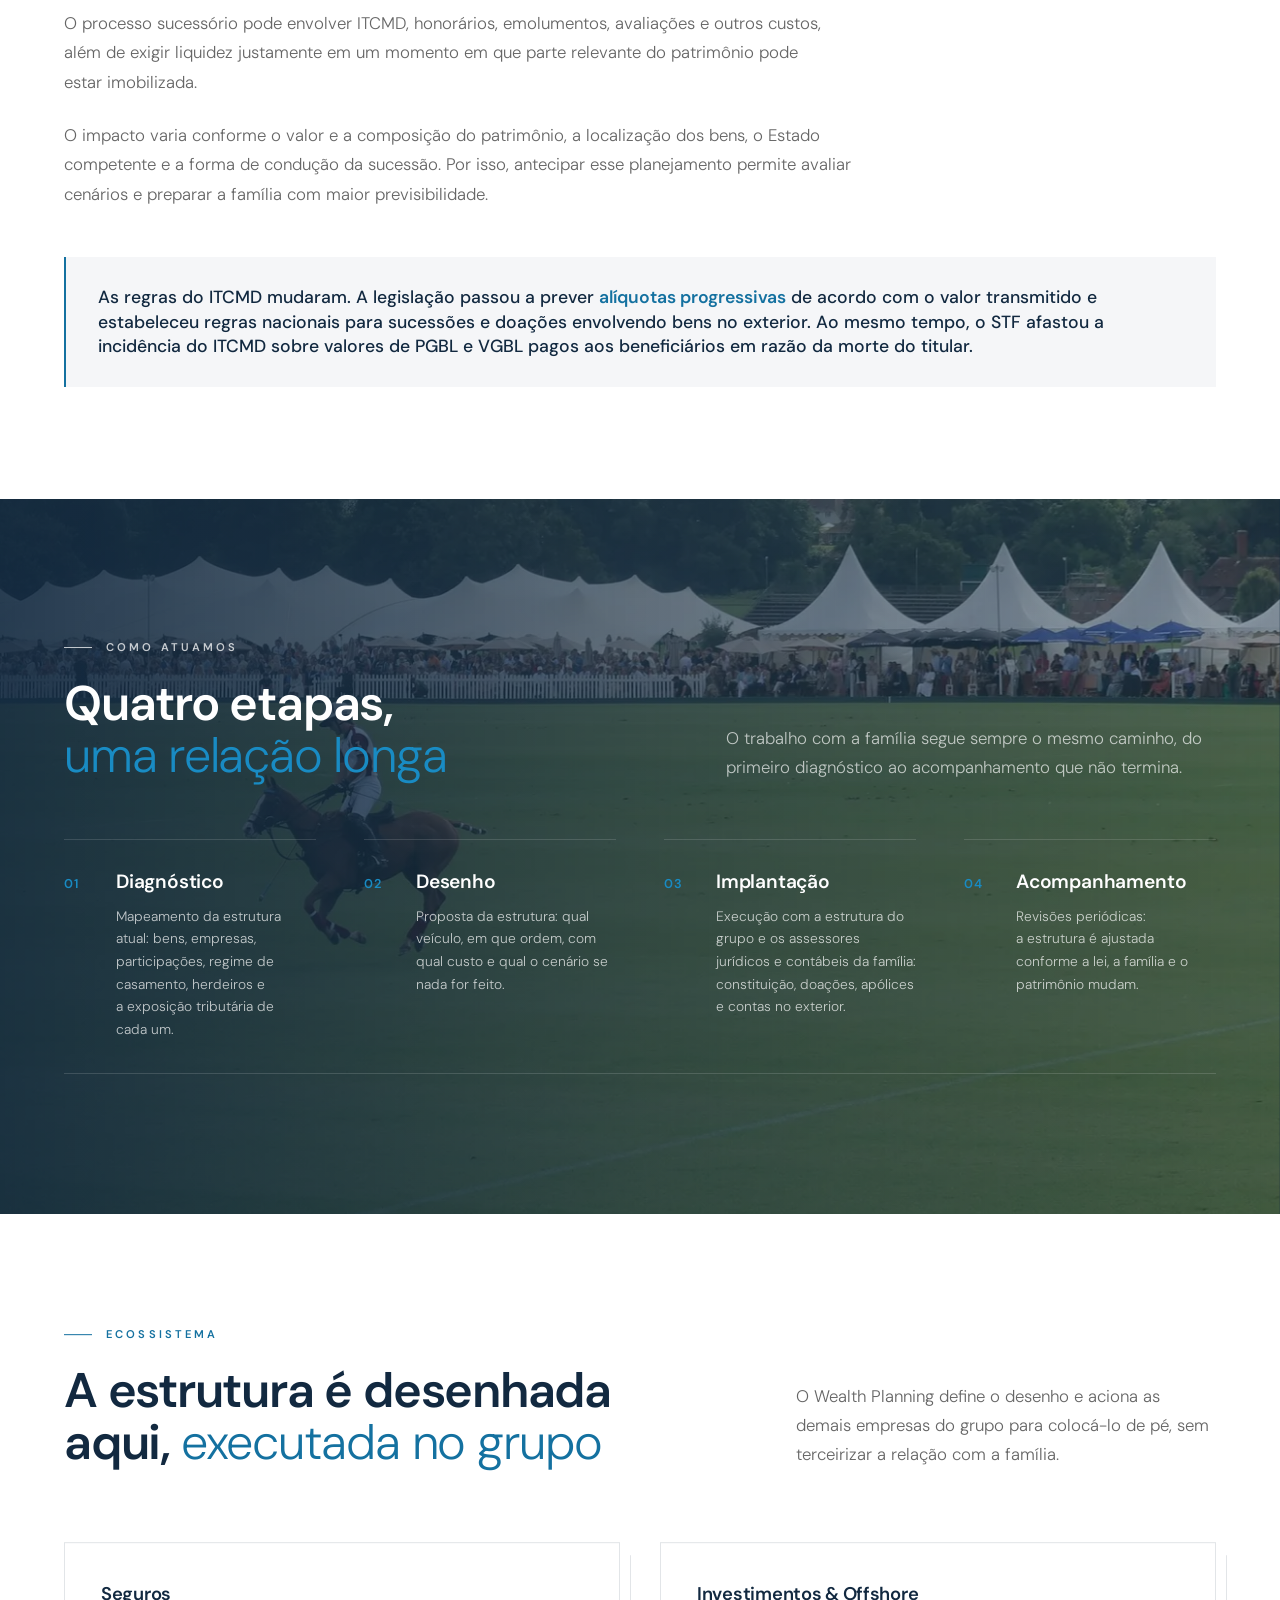
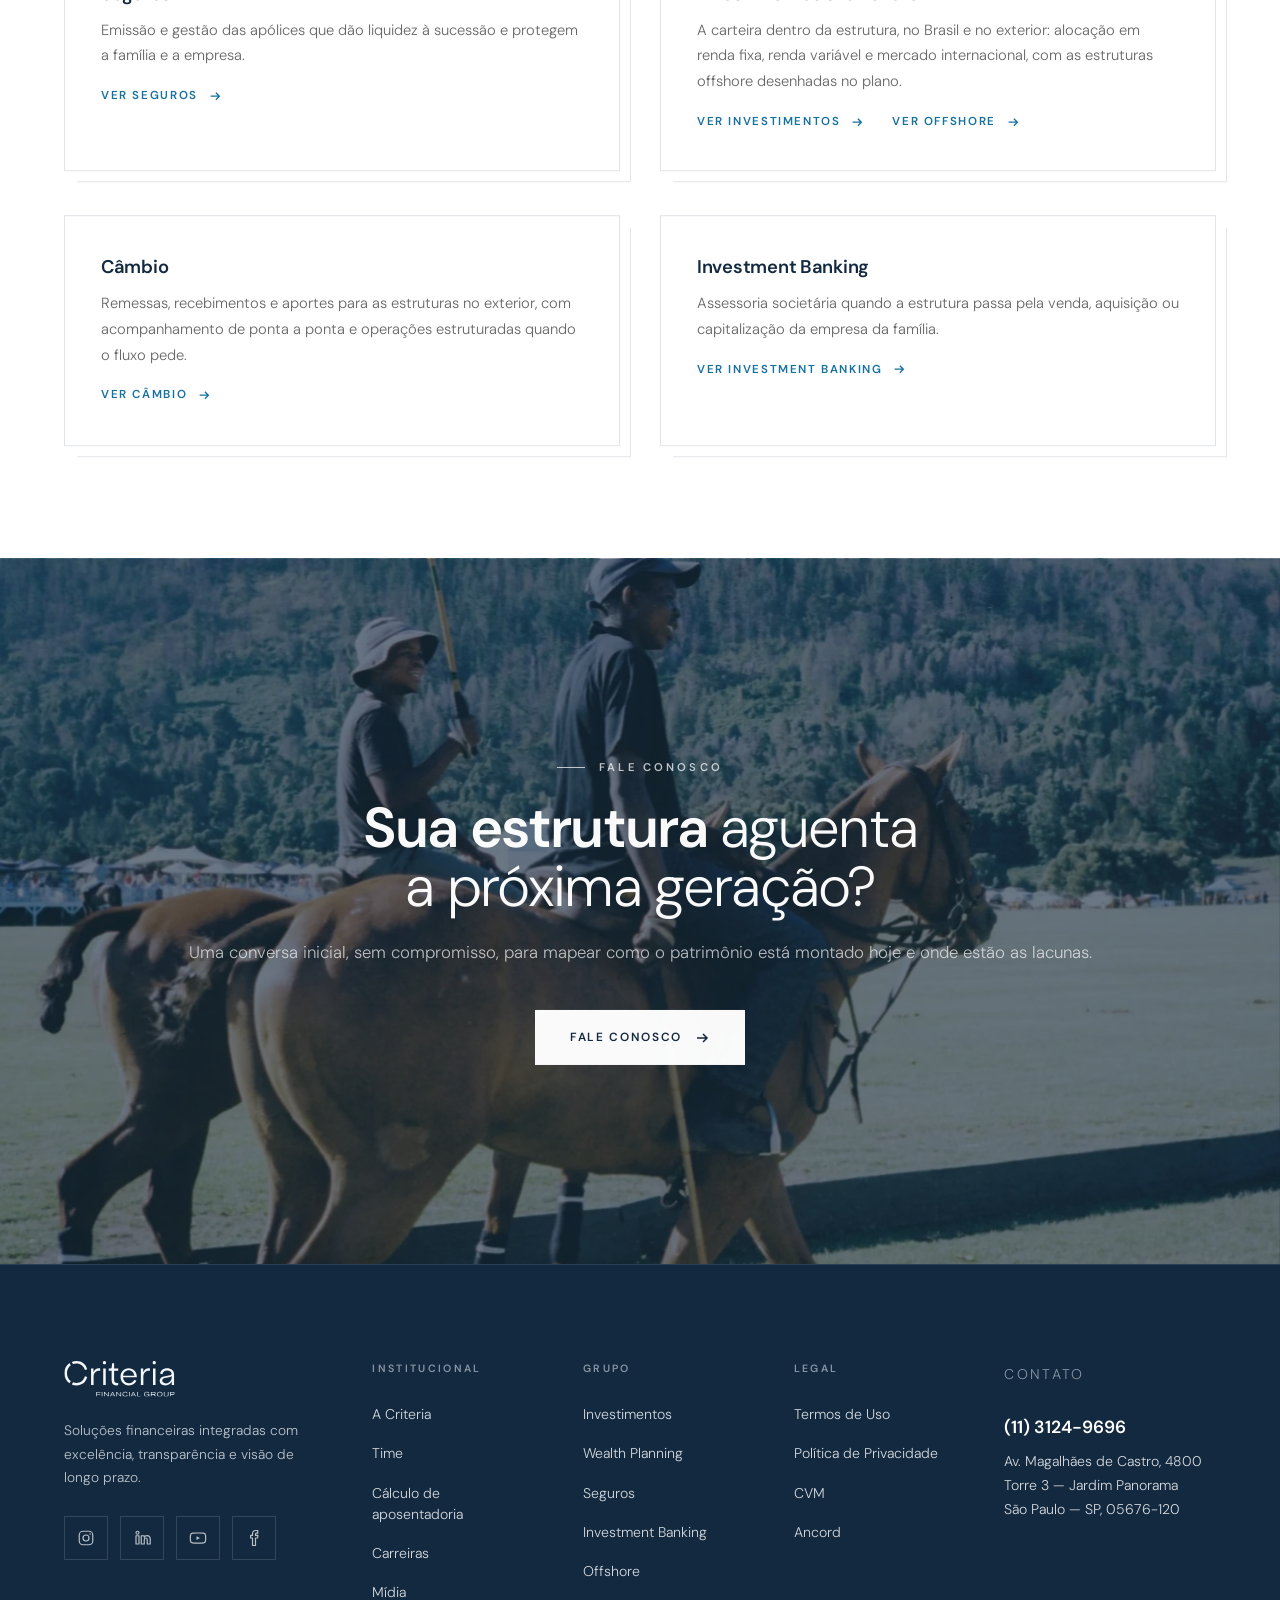
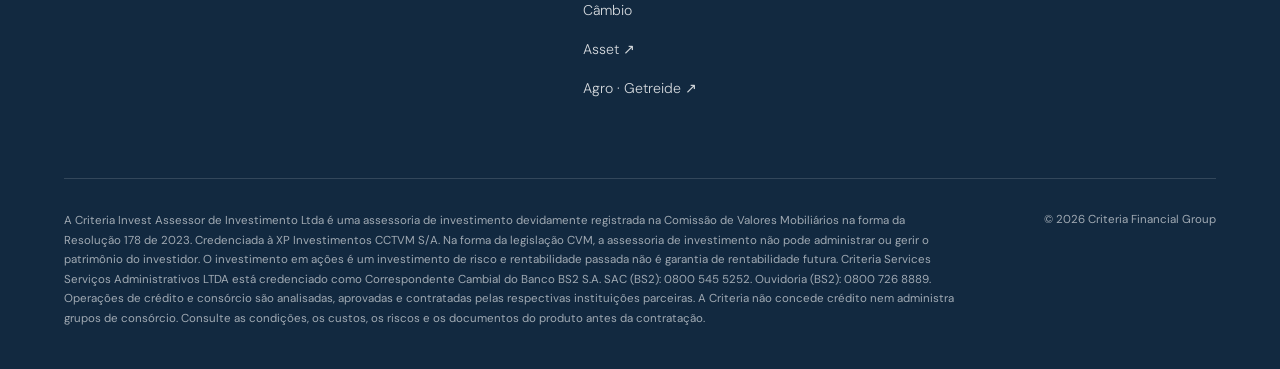
<file: wealth.html>
<!DOCTYPE html>
<html lang="pt-BR">
<head>
<meta charset="UTF-8">
<meta name="viewport" content="width=device-width, initial-scale=1.0">
<title>Wealth Planning — Criteria Financial Group</title>
<meta name="description" content="Estrutura e sucessão: planejamento sucessório, tributário e patrimonial imobiliário, liquidez sucessória e estruturas internacionais.">
<link rel="icon" type="image/png" sizes="32x32" href="favicon-32.png">
<link rel="icon" type="image/png" sizes="192x192" href="favicon-192.png">
<link rel="apple-touch-icon" href="apple-touch-icon.png">
<link rel="canonical" href="https://cebakz.github.io/criteria-site-v2/wealth.html">
<meta property="og:type" content="website">
<meta property="og:site_name" content="Criteria Financial Group">
<meta property="og:title" content="Wealth Planning — Criteria Financial Group">
<meta property="og:description" content="Estrutura e sucessão: planejamento sucessório, tributário e patrimonial imobiliário, liquidez sucessória e estruturas internacionais.">
<meta property="og:url" content="https://cebakz.github.io/criteria-site-v2/wealth.html">
<meta property="og:image" content="https://cebakz.github.io/criteria-site-v2/img/og.jpg">
<meta property="og:locale" content="pt_BR">
<meta name="twitter:card" content="summary_large_image">
<link rel="stylesheet" href="fonts/dm-sans.css">
<link rel="stylesheet" href="shared.css">
</head>
<body>
<!-- NAV -->
<a class="skip" href="#conteudo">Pular para o conteúdo</a>
<nav class="nav" id="nav" aria-label="Principal">
  <div class="nav__inner">
    <a href="index.html" class="nav__logo"><img src="img/logo-criteria.svg" alt="Criteria Financial Group"></a>
    <ul class="nav__links">
      <li><a href="index.html" class="nav__link">A Criteria</a></li>
      <li><a href="index.html#services" class="nav__link">Atuação</a></li>
      <li class="nav__link--dd"><button type="button" class="nav__link nav__dd-btn" aria-haspopup="true" aria-expanded="false">Ecossistema</button>
        <div class="nav__dd">
          <a href="investimentos.html">Investimentos</a><a href="wealth.html">Wealth Planning</a><a href="seguros.html">Seguros</a>
          <a href="investment-banking.html">Investment Banking</a><a href="offshore.html">Offshore</a><a href="cambio.html">Câmbio</a>
          <span class="nav__dd-sep">Sites próprios</span>
          <a href="https://cfgasset.com.br/" target="_blank" rel="noopener" class="nav__dd-ext">Asset<span aria-hidden="true">↗</span></a><a href="https://www.gtrd.com.br/sobre" target="_blank" rel="noopener" class="nav__dd-ext">Agro · Getreide<span aria-hidden="true">↗</span></a>
        </div>
      </li>
      <li><a href="time.html" class="nav__link">Time</a></li>
      <li class="nav__link--dd"><button type="button" class="nav__link nav__dd-btn" aria-haspopup="true" aria-expanded="false">Ferramentas</button>
        <div class="nav__dd">
          <a href="aposentadoria.html">Cálculo de aposentadoria</a>
        </div>
      </li>
      <li><a href="index.html#insights" class="nav__link">Mídia</a></li>
    </ul>
    <a href="contato.html" class="nav__cta">Fale Conosco</a>
    <button type="button" class="nav__burger" id="burger" aria-label="Abrir menu" aria-expanded="false" aria-controls="mobileMenu"><span></span><span></span><span></span></button>
  </div>
</nav>
<div class="mobile-menu" id="mobileMenu">
  <a href="index.html">A Criteria</a>
  <a href="index.html#services">Atuação</a>
  <a href="time.html">Time</a>
  <a href="index.html#insights">Mídia</a>
  <a href="contato.html">Contato</a>
  <small>Ecossistema</small>
  <div class="sub"><a href="investimentos.html">Investimentos</a><a href="wealth.html">Wealth Planning</a><a href="seguros.html">Seguros</a><a href="investment-banking.html">Investment Banking</a><a href="offshore.html">Offshore</a><a href="cambio.html">Câmbio</a><a href="https://cfgasset.com.br/" target="_blank" rel="noopener">Asset ↗</a><a href="https://www.gtrd.com.br/sobre" target="_blank" rel="noopener">Agro · Getreide ↗</a></div>
  <small>Ferramentas</small>
  <div class="sub"><a href="aposentadoria.html">Cálculo de aposentadoria</a></div>
</div>

<main id="conteudo">
<!-- HERO -->
<section class="hero hero--sub" id="top">
  <div class="hero__media"><img src="img/hero-wealth.webp" alt="" fetchpriority="high"></div>
  <div class="hero__overlay"></div>
  <div class="hero__content">
    <div class="hero__crumb" data-hero><a href="index.html">Criteria</a><span>/</span><span class="hero__crumb-mid">Ecossistema<span>/</span></span>Wealth Planning</div>
    <h1 class="hero__title"><span class="line"><span>Wealth</span></span><span class="line"><span><em>Planning</em></span></span></h1>
    <div class="hero__row">
      <p class="hero__sub" data-hero>Estrutura e sucessão. Desenhamos o caminho pelo qual o patrimônio atravessa gerações: sucessão, tributos, imóveis, liquidez e estruturas internacionais.</p>
      <div class="hero__ctas" data-hero><a href="#contact" class="btn btn--solid">Fale com o Time de Wealth <svg viewBox="0 0 16 16" fill="none"><path d="M3 8h10M9 4l4 4-4 4" stroke="currentColor" stroke-width="1.5"/></svg></a></div>
    </div>
  </div>
</section>

<!-- NUMBERS -->
<section class="numbers numbers--flat">
  <div class="wrap">
    <div class="numbers__grid numbers__grid--3">
      <div class="num reveal"><div class="num__v">1989</div><div class="num__l">Origem no mercado acionário brasileiro</div></div>
      <div class="num reveal"><div class="num__v">5</div><div class="num__l">Frentes de estrutura e sucessão</div></div>
      <div class="num reveal"><div class="num__v">4</div><div class="num__l">Etapas no atendimento à família</div></div>
    </div>
  </div>
</section>

<!-- INTRO -->
<section class="section bg-white" id="sobre">
  <div class="wrap">
    <div class="split split--center" style="margin-top:0">
      <div class="media img-reveal"><img src="img/wealth-intro.webp" alt="Jogador de polo em campo" loading="lazy"></div>
      <div class="reveal">
        <div class="label">Wealth Planning</div>
        <h2 class="h2">Uma boa alocação começa muito antes <em>da escolha dos ativos</em></h2>
        <p class="lead">Nosso ponto de partida é entender como o patrimônio está organizado: realidade tributária, fontes de renda, participações societárias, imóveis, holdings, investimentos e sucessão. É a partir dessa visão completa que a alocação fica mais eficiente, coerente com os objetivos e preparada para o longo prazo.</p>
        <p class="lead">É um trabalho personalizado e minucioso, que olha para o cliente, a família e os projetos, e não só para os ativos. O pessoal, o profissional, o societário, o tributário e o sucessório fazem parte da mesma engenharia patrimonial, e rendem mais quando pensados juntos.</p>
        <p class="lead">Com origens no mercado acionário brasileiro desde 1989, a Criteria trata esse planejamento como o alicerce de relações de longo prazo, que atravessam gerações.</p>
      </div>
    </div>
  </div>
</section>

<!-- FRENTES -->
<section class="section bg-sand" id="frentes">
  <div class="wrap">
    <div class="label reveal">Frentes de atuação</div>
    <h2 class="h2 reveal">Cinco peças da <em>mesma engenharia</em></h2>
    <div class="fcards fcards--center">
      <div class="fcard reveal"><svg class="fcard__icon" viewBox="0 0 24 24"><circle cx="7" cy="7" r="3"/><circle cx="17" cy="17" r="3"/><path d="M10 7h4a3 3 0 013 3v4"/></svg><div class="fcard__title">Planejamento Sucessório</div><div class="fcard__text">Estruturação da sucessão patrimonial com análise de alternativas como <strong>doações, usufruto, testamento e acordos familiares</strong>, conforme os objetivos e a legislação aplicável.</div></div>
      <div class="fcard reveal"><svg class="fcard__icon" viewBox="0 0 24 24"><path d="M7 3h10l3 4v14H4V7z"/><path d="M8 12h8M8 16h5"/></svg><div class="fcard__title">Planejamento Tributário</div><div class="fcard__text">Avaliação de alternativas legalmente disponíveis para <strong>maior eficiência tributária</strong>, considerando renda, investimentos, participações societárias e organização patrimonial.</div></div>
      <div class="fcard reveal"><svg class="fcard__icon" viewBox="0 0 24 24"><path d="M3 20h18"/><path d="M5 20V9l7-5 7 5v11"/><path d="M9 20v-6h6v6"/></svg><div class="fcard__title">Planejamento Patrimonial Imobiliário</div><div class="fcard__text">Análise da estrutura de imóveis e de <strong>alternativas societárias e tributárias</strong> para sua organização, gestão e sucessão.</div></div>
      <div class="fcard reveal"><svg class="fcard__icon" viewBox="0 0 24 24"><path d="M12 3l8 3v6c0 4.5-3.2 7.9-8 9-4.8-1.1-8-4.5-8-9V6z"/><path d="M9 12l2 2 4-4"/></svg><div class="fcard__title">Liquidez Sucessória</div><div class="fcard__text">Avaliação de soluções, incluindo <strong>seguros de vida</strong>, que possam contribuir para a liquidez e as necessidades financeiras decorrentes da sucessão.</div></div>
      <div class="fcard reveal"><svg class="fcard__icon" viewBox="0 0 24 24"><circle cx="12" cy="12" r="9"/><path d="M3 12h18"/><path d="M12 3c2.5 2.7 3.8 5.7 3.8 9s-1.3 6.3-3.8 9c-2.5-2.7-3.8-5.7-3.8-9S9.5 5.7 12 3z"/></svg><div class="fcard__title">Estruturas Internacionais</div><div class="fcard__text">Análise de estruturas no exterior sob as perspectivas <strong>patrimonial, sucessória, tributária e regulatória</strong>, conforme os objetivos do cliente e a legislação aplicável.</div></div>
    </div>
  </div>
</section>

<!-- CUSTO DE NAO PLANEJAR -->
<section class="section bg-white" id="itcmd">
  <div class="wrap">
    <div class="label reveal">O custo de não planejar</div>
    <h2 class="h2 reveal" style="max-width:900px;">Sem planejamento, a sucessão pode consumir patrimônio e <em>comprometer a liquidez da família</em></h2>
    <p class="lead reveal" style="max-width:820px;">O processo sucessório pode envolver ITCMD, honorários, emolumentos, avaliações e outros custos, além de exigir liquidez justamente em um momento em que parte relevante do patrimônio pode estar imobilizada.</p>
    <p class="lead reveal" style="max-width:820px;">O impacto varia conforme o valor e a composição do patrimônio, a localização dos bens, o Estado competente e a forma de condução da sucessão. Por isso, antecipar esse planejamento permite avaliar cenários e preparar a família com maior previsibilidade.</p>
    <div class="banner reveal">As regras do ITCMD mudaram. A legislação passou a prever <strong>alíquotas progressivas</strong> de acordo com o valor transmitido e estabeleceu regras nacionais para sucessões e doações envolvendo bens no exterior. Ao mesmo tempo, o STF afastou a incidência do ITCMD sobre valores de PGBL e VGBL pagos aos beneficiários em razão da morte do titular.</div>
  </div>
</section>

<!-- COMO ATUAMOS -->
<section class="why" id="como">
  <div class="media media--parallax"><img src="img/band-wealth.webp" alt="" loading="lazy"></div>
  <div class="wrap why__inner">
    <div class="why__head">
      <div>
        <div class="label label--light reveal">Como atuamos</div>
        <h2 class="h2 h2--light reveal">Quatro etapas, <em>uma relação longa</em></h2>
      </div>
      <p class="lead lead--light reveal">O trabalho com a família segue sempre o mesmo caminho, do primeiro diagnóstico ao acompanhamento que não termina.</p>
    </div>
    <ul class="why__list why__list--4">
      <li class="why__item reveal"><div class="why__num">01</div><div><div class="why__title">Diagnóstico</div><div class="why__text">Mapeamento da estrutura atual: bens, empresas, participações, regime de casamento, herdeiros e a exposição tributária de cada um.</div></div></li>
      <li class="why__item reveal"><div class="why__num">02</div><div><div class="why__title">Desenho</div><div class="why__text">Proposta da estrutura: qual veículo, em que ordem, com qual custo e qual o cenário se nada for feito.</div></div></li>
      <li class="why__item reveal"><div class="why__num">03</div><div><div class="why__title">Implantação</div><div class="why__text">Execução com a estrutura do grupo e os assessores jurídicos e contábeis da família: constituição, doações, apólices e contas no exterior.</div></div></li>
      <li class="why__item reveal"><div class="why__num">04</div><div><div class="why__title">Acompanhamento</div><div class="why__text">Revisões periódicas: a estrutura é ajustada conforme a lei, a família e o patrimônio mudam.</div></div></li>
    </ul>
  </div>
</section>

<!-- ECOSSISTEMA -->
<section class="section bg-white" id="ecossistema">
  <div class="wrap">
    <div class="services__head" style="align-items:flex-end">
      <div>
        <div class="label reveal">Ecossistema</div>
        <h2 class="h2 reveal">A estrutura é desenhada aqui, <em>executada no grupo</em></h2>
      </div>
      <p class="lead reveal" style="margin-top:0;max-width:420px;">O Wealth Planning define o desenho e aciona as demais empresas do grupo para colocá-lo de pé, sem terceirizar a relação com a família.</p>
    </div>
    <div class="fcards fcards--2">
      <a href="seguros.html" class="fcard reveal" style="text-decoration:none;color:inherit"><div class="fcard__title">Seguros</div><div class="fcard__text">Emissão e gestão das apólices que dão liquidez à sucessão e protegem a família e a empresa.</div><span class="link">Ver Seguros <svg viewBox="0 0 16 16" fill="none"><path d="M3 8h10M9 4l4 4-4 4" stroke="currentColor" stroke-width="1.5"/></svg></span></a>
      <div class="fcard reveal"><div class="fcard__title">Investimentos &amp; Offshore</div><div class="fcard__text">A carteira dentro da estrutura, no Brasil e no exterior: alocação em renda fixa, renda variável e mercado internacional, com as estruturas offshore desenhadas no plano.</div><div style="display:flex;flex-wrap:wrap;gap:10px 28px"><a href="investimentos.html" class="link">Ver Investimentos <svg viewBox="0 0 16 16" fill="none"><path d="M3 8h10M9 4l4 4-4 4" stroke="currentColor" stroke-width="1.5"/></svg></a><a href="offshore.html" class="link">Ver Offshore <svg viewBox="0 0 16 16" fill="none"><path d="M3 8h10M9 4l4 4-4 4" stroke="currentColor" stroke-width="1.5"/></svg></a></div></div>
      <a href="cambio.html" class="fcard reveal" style="text-decoration:none;color:inherit"><div class="fcard__title">Câmbio</div><div class="fcard__text">Remessas, recebimentos e aportes para as estruturas no exterior, com acompanhamento de ponta a ponta e operações estruturadas quando o fluxo pede.</div><span class="link">Ver Câmbio <svg viewBox="0 0 16 16" fill="none"><path d="M3 8h10M9 4l4 4-4 4" stroke="currentColor" stroke-width="1.5"/></svg></span></a>
      <a href="investment-banking.html" class="fcard reveal" style="text-decoration:none;color:inherit"><div class="fcard__title">Investment Banking</div><div class="fcard__text">Assessoria societária quando a estrutura passa pela venda, aquisição ou capitalização da empresa da família.</div><span class="link">Ver Investment Banking <svg viewBox="0 0 16 16" fill="none"><path d="M3 8h10M9 4l4 4-4 4" stroke="currentColor" stroke-width="1.5"/></svg></span></a>
    </div>
  </div>
</section>

<!-- CTA -->
<section class="cta" id="contact">
  <div class="media media--parallax"><img src="img/wealth-cta.webp" alt="" loading="lazy"></div>
  <div class="wrap cta__inner">
    <div class="label label--light reveal" style="justify-content:center;">Fale Conosco</div>
    <h2 class="cta__title reveal">Sua estrutura <em>aguenta a próxima geração?</em></h2>
    <p class="cta__text reveal">Uma conversa inicial, sem compromisso, para mapear como o patrimônio está montado hoje e onde estão as lacunas.</p>
    <a href="contato.html" class="btn btn--solid reveal">Fale Conosco <svg viewBox="0 0 16 16" fill="none"><path d="M3 8h10M9 4l4 4-4 4" stroke="currentColor" stroke-width="1.5"/></svg></a>
  </div>
</section>

</main>
<!-- FOOTER -->
<footer class="footer">
  <div class="wrap">
    <div class="footer__top">
      <div class="footer__brand">
        <img src="img/logo-criteria.svg" alt="Criteria Financial Group">
        <p>Soluções financeiras integradas com excelência, transparência e visão de longo prazo.</p>
        <div class="footer__social">
          <a href="https://www.instagram.com/criteriainvestimentos" aria-label="Instagram" title="Instagram"><svg viewBox="0 0 24 24"><rect x="3" y="3" width="18" height="18" rx="5"/><circle cx="12" cy="12" r="4"/><circle cx="17.5" cy="6.5" r="1" fill="currentColor" stroke="none"/></svg></a>
          <a href="https://www.linkedin.com/company/criteria-financial-group/" aria-label="LinkedIn" title="LinkedIn"><svg viewBox="0 0 24 24"><path d="M4 9h4v11H4z"/><circle cx="6" cy="5" r="2"/><path d="M11 9h4v2c.7-1.3 2.1-2.2 3.6-2.2 3 0 4.4 1.9 4.4 5.2V20h-4v-5.5c0-1.6-.6-2.5-1.9-2.5-1.4 0-2.1 1-2.1 2.5V20h-4z"/></svg></a>
          <a href="https://youtube.com/@CriteriaInvestimentos" aria-label="YouTube" title="YouTube"><svg viewBox="0 0 24 24"><path d="M22 8.2c-.2-1.5-1-2.4-2.5-2.6C17.4 5.3 12 5.3 12 5.3s-5.4 0-7.5.3C3 5.8 2.2 6.7 2 8.2 1.8 9.7 1.8 12 1.8 12s0 2.3.2 3.8c.2 1.5 1 2.4 2.5 2.6 2.1.3 7.5.3 7.5.3s5.4 0 7.5-.3c1.5-.2 2.3-1.1 2.5-2.6.2-1.5.2-3.8.2-3.8s0-2.3-.2-3.8z"/><path d="M10 9.5v5l4.5-2.5z" fill="currentColor" stroke="none"/></svg></a>
          <a href="https://www.facebook.com/criteriafinancialgroup" aria-label="Facebook" title="Facebook"><svg viewBox="0 0 24 24"><path d="M14 8.5V6.8c0-.9.4-1.3 1.3-1.3H17V2h-2.8C11.3 2 10 3.7 10 6.5v2H7.5V12H10v10h4V12h2.7l.5-3.5z"/></svg></a>
        </div>
      </div>
      <div class="footer__col"><div class="footer__h">Institucional</div><ul><li><a href="#top">A Criteria</a></li><li><a href="time.html">Time</a></li><li><a href="aposentadoria.html">Cálculo de aposentadoria</a></li><li><a href="contato.html#form">Carreiras</a></li><li><a href="index.html#insights">Mídia</a></li></ul></div>
      <div class="footer__col"><div class="footer__h">Grupo</div><ul><li><a href="investimentos.html">Investimentos</a></li><li><a href="wealth.html">Wealth Planning</a></li><li><a href="seguros.html">Seguros</a></li><li><a href="investment-banking.html">Investment Banking</a></li><li><a href="offshore.html">Offshore</a></li><li><a href="cambio.html">Câmbio</a></li><li><a href="https://cfgasset.com.br/" target="_blank" rel="noopener">Asset ↗</a></li><li><a href="https://www.gtrd.com.br/sobre" target="_blank" rel="noopener">Agro · Getreide ↗</a></li></ul></div>
      <div class="footer__col"><div class="footer__h">Legal</div><ul><li><a href="https://criteriafg.com.br/termos_uso/">Termos de Uso</a></li><li><a href="https://criteriafg.com.br/politica_privacidade/" target="_blank" rel="noopener">Política de Privacidade</a></li><li><a href="https://www.gov.br/cvm/" target="_blank" rel="noopener">CVM</a></li><li><a href="https://www.ancord.org.br/" target="_blank" rel="noopener">Ancord</a></li></ul></div>
      <div class="footer__col"><div class="footer__h"><a href="contato.html" style="color:inherit;text-decoration:none">Contato</a></div><div class="footer__contact"><b>(11) 3124-9696</b>Av. Magalhães de Castro, 4800<br>Torre 3 — Jardim Panorama<br>São Paulo — SP, 05676-120</div></div>
    </div>
    <div class="footer__bottom">
      <div class="footer__legal">A Criteria Invest Assessor de Investimento Ltda é uma assessoria de investimento devidamente registrada na Comissão de Valores Mobiliários na forma da Resolução 178 de 2023. Credenciada à XP Investimentos CCTVM S/A. Na forma da legislação CVM, a assessoria de investimento não pode administrar ou gerir o patrimônio do investidor. O investimento em ações é um investimento de risco e rentabilidade passada não é garantia de rentabilidade futura. Criteria Services Serviços Administrativos LTDA está credenciado como Correspondente Cambial do Banco BS2 S.A. SAC (BS2): 0800 545 5252. Ouvidoria (BS2): 0800 726 8889. Operações de crédito e consórcio são analisadas, aprovadas e contratadas pelas respectivas instituições parceiras. A Criteria não concede crédito nem administra grupos de consórcio. Consulte as condições, os custos, os riscos e os documentos do produto antes da contratação.</div>
      <div class="footer__copy">&copy; 2026 Criteria Financial Group</div>
    </div>
  </div>
</footer>

<script src="vendor/gsap.min.js"></script>
<script src="vendor/ScrollTrigger.min.js"></script>
<script src="shared.js"></script>
</body>
</html>
</file>
<file: fonts/dm-sans.css>
/* DM Sans (Google Fonts, OFL) servida pelo próprio site */
/* latin-ext */
@font-face {
  font-family: 'DM Sans';
  font-style: italic;
  font-weight: 300;
  font-display: swap;
  src: url(dmsans-latin-ext-7c382d38.woff2) format('woff2');
  unicode-range: U+0100-02BA, U+02BD-02C5, U+02C7-02CC, U+02CE-02D7, U+02DD-02FF, U+0304, U+0308, U+0329, U+1D00-1DBF, U+1E00-1E9F, U+1EF2-1EFF, U+2020, U+20A0-20AB, U+20AD-20C4, U+2113, U+2C60-2C7F, U+A720-A7FF;
}
/* latin */
@font-face {
  font-family: 'DM Sans';
  font-style: italic;
  font-weight: 300;
  font-display: swap;
  src: url(dmsans-latin-0ec6cbf9.woff2) format('woff2');
  unicode-range: U+0000-00FF, U+0131, U+0152-0153, U+02BB-02BC, U+02C6, U+02DA, U+02DC, U+0304, U+0308, U+0329, U+2000-206F, U+20AC, U+2122, U+2191, U+2193, U+2212, U+2215, U+FEFF, U+FFFD;
}
/* latin-ext */
@font-face {
  font-family: 'DM Sans';
  font-style: normal;
  font-weight: 300;
  font-display: swap;
  src: url(dmsans-latin-ext-e5bab11d.woff2) format('woff2');
  unicode-range: U+0100-02BA, U+02BD-02C5, U+02C7-02CC, U+02CE-02D7, U+02DD-02FF, U+0304, U+0308, U+0329, U+1D00-1DBF, U+1E00-1E9F, U+1EF2-1EFF, U+2020, U+20A0-20AB, U+20AD-20C4, U+2113, U+2C60-2C7F, U+A720-A7FF;
}
/* latin */
@font-face {
  font-family: 'DM Sans';
  font-style: normal;
  font-weight: 300;
  font-display: swap;
  src: url(dmsans-latin-40fe3cf7.woff2) format('woff2');
  unicode-range: U+0000-00FF, U+0131, U+0152-0153, U+02BB-02BC, U+02C6, U+02DA, U+02DC, U+0304, U+0308, U+0329, U+2000-206F, U+20AC, U+2122, U+2191, U+2193, U+2212, U+2215, U+FEFF, U+FFFD;
}
/* latin-ext */
@font-face {
  font-family: 'DM Sans';
  font-style: normal;
  font-weight: 400;
  font-display: swap;
  src: url(dmsans-latin-ext-e5bab11d.woff2) format('woff2');
  unicode-range: U+0100-02BA, U+02BD-02C5, U+02C7-02CC, U+02CE-02D7, U+02DD-02FF, U+0304, U+0308, U+0329, U+1D00-1DBF, U+1E00-1E9F, U+1EF2-1EFF, U+2020, U+20A0-20AB, U+20AD-20C4, U+2113, U+2C60-2C7F, U+A720-A7FF;
}
/* latin */
@font-face {
  font-family: 'DM Sans';
  font-style: normal;
  font-weight: 400;
  font-display: swap;
  src: url(dmsans-latin-40fe3cf7.woff2) format('woff2');
  unicode-range: U+0000-00FF, U+0131, U+0152-0153, U+02BB-02BC, U+02C6, U+02DA, U+02DC, U+0304, U+0308, U+0329, U+2000-206F, U+20AC, U+2122, U+2191, U+2193, U+2212, U+2215, U+FEFF, U+FFFD;
}
/* latin-ext */
@font-face {
  font-family: 'DM Sans';
  font-style: normal;
  font-weight: 500;
  font-display: swap;
  src: url(dmsans-latin-ext-e5bab11d.woff2) format('woff2');
  unicode-range: U+0100-02BA, U+02BD-02C5, U+02C7-02CC, U+02CE-02D7, U+02DD-02FF, U+0304, U+0308, U+0329, U+1D00-1DBF, U+1E00-1E9F, U+1EF2-1EFF, U+2020, U+20A0-20AB, U+20AD-20C4, U+2113, U+2C60-2C7F, U+A720-A7FF;
}
/* latin */
@font-face {
  font-family: 'DM Sans';
  font-style: normal;
  font-weight: 500;
  font-display: swap;
  src: url(dmsans-latin-40fe3cf7.woff2) format('woff2');
  unicode-range: U+0000-00FF, U+0131, U+0152-0153, U+02BB-02BC, U+02C6, U+02DA, U+02DC, U+0304, U+0308, U+0329, U+2000-206F, U+20AC, U+2122, U+2191, U+2193, U+2212, U+2215, U+FEFF, U+FFFD;
}
/* latin-ext */
@font-face {
  font-family: 'DM Sans';
  font-style: normal;
  font-weight: 600;
  font-display: swap;
  src: url(dmsans-latin-ext-e5bab11d.woff2) format('woff2');
  unicode-range: U+0100-02BA, U+02BD-02C5, U+02C7-02CC, U+02CE-02D7, U+02DD-02FF, U+0304, U+0308, U+0329, U+1D00-1DBF, U+1E00-1E9F, U+1EF2-1EFF, U+2020, U+20A0-20AB, U+20AD-20C4, U+2113, U+2C60-2C7F, U+A720-A7FF;
}
/* latin */
@font-face {
  font-family: 'DM Sans';
  font-style: normal;
  font-weight: 600;
  font-display: swap;
  src: url(dmsans-latin-40fe3cf7.woff2) format('woff2');
  unicode-range: U+0000-00FF, U+0131, U+0152-0153, U+02BB-02BC, U+02C6, U+02DA, U+02DC, U+0304, U+0308, U+0329, U+2000-206F, U+20AC, U+2122, U+2191, U+2193, U+2212, U+2215, U+FEFF, U+FFFD;
}
/* latin-ext */
@font-face {
  font-family: 'DM Sans';
  font-style: normal;
  font-weight: 700;
  font-display: swap;
  src: url(dmsans-latin-ext-e5bab11d.woff2) format('woff2');
  unicode-range: U+0100-02BA, U+02BD-02C5, U+02C7-02CC, U+02CE-02D7, U+02DD-02FF, U+0304, U+0308, U+0329, U+1D00-1DBF, U+1E00-1E9F, U+1EF2-1EFF, U+2020, U+20A0-20AB, U+20AD-20C4, U+2113, U+2C60-2C7F, U+A720-A7FF;
}
/* latin */
@font-face {
  font-family: 'DM Sans';
  font-style: normal;
  font-weight: 700;
  font-display: swap;
  src: url(dmsans-latin-40fe3cf7.woff2) format('woff2');
  unicode-range: U+0000-00FF, U+0131, U+0152-0153, U+02BB-02BC, U+02C6, U+02DA, U+02DC, U+0304, U+0308, U+0329, U+2000-206F, U+20AC, U+2122, U+2191, U+2193, U+2212, U+2215, U+FEFF, U+FFFD;
}
</file>
<file: shared.css>
@font-face { font-family: 'TT Hoves Pro'; src: local('TT Hoves Pro'), local('TTHovesPro'), local('TT Hoves Pro Trial'), local('TTHovesProTrial'); font-weight: 100 900; font-display: swap; }
:root {
  --ink: #122940;
  --ink-2: #0f2236;
  --navy: #122940;
  --navy-mid: #0f2236;
  --blue: #1471a0;
  --blue-light: #1a8cc4;
  --blue-soft: rgba(20,113,160,0.14);
  --sand: #f5f6f8;
  --sand-dark: #e2e5ea;
  --white: #ffffff;
  --text-dark: #122940;
  --text-body: #666666;
  --text-muted: #999999;
  --line: rgba(18,41,64,0.12);
  --line-light: rgba(255,255,255,0.14);
  --display: 'TT Hoves Pro', 'DM Sans', system-ui, -apple-system, sans-serif;
  --sans: 'TT Hoves Pro', 'DM Sans', system-ui, -apple-system, sans-serif;
  --ease: cubic-bezier(0.22, 1, 0.36, 1);
  --pad: 64px;
  --max: 1440px;
}
*, *::before, *::after { margin: 0; padding: 0; box-sizing: border-box; }
html { scroll-behavior: smooth; font-size: 16px; }
body { font-family: var(--sans); color: var(--text-dark); background: var(--ink); overflow-x: hidden; -webkit-font-smoothing: antialiased; line-height: 1.5; }
img, video { display: block; max-width: 100%; }
a { color: inherit; }
::selection { background: var(--blue); color: #fff; }

/* ---------- utilities ---------- */
.wrap { max-width: var(--max); margin: 0 auto; padding: 0 var(--pad); }
.label { font-family: var(--sans); font-size: 0.7rem; font-weight: 600; letter-spacing: 0.28em; text-transform: uppercase; color: var(--blue); display: flex; align-items: center; gap: 14px; }
.label::before { content: ''; width: 28px; height: 1px; background: currentColor; }
.label--light { color: rgba(255,255,255,0.75); }
.h2 { font-family: var(--display); font-weight: 600; font-size: clamp(2.2rem, 3.8vw, 3.4rem); line-height: 1.08; letter-spacing: -0.025em; color: var(--text-dark); margin-top: 22px; text-wrap: balance; }
.h2 em { font-style: normal; font-weight: 300; color: var(--blue); }
.h2--light { color: #fff; }
.h2--light em { color: var(--blue-light); opacity: 1; }
.lead { font-size: 1.05rem; font-weight: 300; line-height: 1.75; color: var(--text-body); max-width: 560px; margin-top: 24px; }
.lead--light { color: rgba(255,255,255,0.68); }
.btn { display: inline-flex; align-items: center; gap: 12px; font-family: var(--sans); font-size: 0.74rem; font-weight: 600; letter-spacing: 0.14em; text-transform: uppercase; text-decoration: none; padding: 18px 34px; border: 1px solid transparent; transition: all .5s var(--ease); cursor: pointer; }
.btn svg { width: 16px; height: 16px; transition: transform .4s var(--ease); }
.btn:hover svg { transform: translateX(5px); }
.btn--solid { background: #fff; color: var(--ink); }
.btn--solid:hover { background: var(--sand); }
.btn--ghost { color: #fff; border-color: rgba(255,255,255,0.35); }
.btn--ghost:hover { border-color: #fff; background: rgba(255,255,255,0.08); }
.btn--dark { color: var(--text-dark); border-color: rgba(18,41,64,0.3); }
.btn--dark:hover { background: var(--text-dark); color: #fff; border-color: var(--text-dark); }
.btn--blue { background: var(--blue); color: #fff; }
.btn--blue:hover { background: var(--blue-light); }
.link { display: inline-flex; align-items: center; gap: 10px; font-size: 0.72rem; font-weight: 600; letter-spacing: 0.14em; text-transform: uppercase; text-decoration: none; color: var(--blue); }
.link svg { width: 14px; height: 14px; transition: transform .4s var(--ease); }
.link:hover svg { transform: translateX(4px); }

.media { position: relative; overflow: hidden; background: var(--navy); }
.media img, .media video { width: 100%; height: 100%; object-fit: cover; }
.media--parallax img { height: 124%; position: absolute; top: -12%; left: 0; will-change: transform; }
.img-reveal { position: relative; overflow: hidden; }
.img-reveal img { transform-origin: center; }

section { position: relative; }
.bg-sand { background: var(--sand); }
.bg-white { background: #fff; }
.bg-ink { background: var(--ink); }
.bg-navy { background: var(--navy); }
.section { padding: 112px 0; }

/* ---------- nav ---------- */
.nav { position: fixed; top: 0; left: 0; right: 0; z-index: 100; transition: background .6s var(--ease), box-shadow .6s, padding .6s var(--ease); }
.nav__inner { max-width: var(--max); margin: 0 auto; padding: 0 var(--pad); height: 88px; display: flex; align-items: center; justify-content: space-between; transition: height .5s var(--ease); }
.nav--solid { background: rgba(18,41,64,0.92); backdrop-filter: blur(18px); -webkit-backdrop-filter: blur(18px); box-shadow: 0 1px 0 rgba(255,255,255,0.06); }
.nav--solid .nav__inner { height: 72px; }
.nav__logo img { height: 40px; width: auto; }
.nav__links { display: flex; align-items: center; gap: 40px; list-style: none; }
.nav__link { position: relative; color: rgba(255,255,255,0.82); text-decoration: none; font-size: 0.76rem; font-weight: 500; letter-spacing: 0.1em; text-transform: uppercase; transition: color .3s; padding: 8px 0; }
.nav__link::after { content: ''; position: absolute; left: 0; bottom: 0; width: 100%; height: 1px; background: #fff; transform: scaleX(0); transform-origin: right; transition: transform .5s var(--ease); }
.nav__link:hover { color: #fff; }
.nav__link:hover::after { transform: scaleX(1); transform-origin: left; }
.nav__link--dd { position: relative; }
.nav__dd-btn { background: none; border: 0; cursor: pointer; font-family: inherit; }
.nav__link--dd:focus-within .nav__dd, .nav__link--dd.open .nav__dd { opacity: 1; visibility: visible; transform: translateY(0); }
.nav__dd-btn::after { content: ''; position: static; background: none; display: inline-block; width: 5px; height: 5px; border-right: 1px solid currentColor; border-bottom: 1px solid currentColor; transform: rotate(45deg); margin-left: 8px; margin-bottom: 3px; }
.nav__dd { position: absolute; top: 100%; left: -24px; min-width: 220px; background: rgba(18,41,64,0.96); border: 1px solid rgba(255,255,255,0.08); padding: 14px 0; opacity: 0; visibility: hidden; transform: translateY(12px); transition: all .4s var(--ease); margin-top: 18px; }
.nav__link--dd:hover .nav__dd { opacity: 1; visibility: visible; transform: translateY(0); }
.nav__dd a { display: block; padding: 11px 26px; color: rgba(255,255,255,0.7); text-decoration: none; font-size: 0.74rem; letter-spacing: 0.08em; text-transform: uppercase; transition: all .25s; }
.nav__dd a { white-space: nowrap; transition: color .25s, background-color .25s, padding-left .25s; }
.nav__dd a:hover { color: #fff; background: rgba(255,255,255,0.05); padding-left: 32px; }
.nav__cta { padding: 12px 26px; border: 1px solid rgba(255,255,255,0.35); color: #fff; font-size: 0.72rem; font-weight: 600; letter-spacing: 0.12em; text-transform: uppercase; text-decoration: none; transition: all .4s var(--ease); }
.nav__cta:hover { background: #fff; color: var(--ink); border-color: #fff; }
.nav__burger { display: none; background: none; border: 0; width: 48px; height: 44px; padding: 11px 8px; position: relative; cursor: pointer; box-sizing: border-box; }
.nav__burger span { left: 8px !important; width: 32px !important; }
.nav__burger span { position: absolute; left: 0; width: 100%; height: 1.5px; background: #fff; transition: all .4s var(--ease); }
.nav__burger span:nth-child(1) { top: 11px; } .nav__burger span:nth-child(2) { top: 50%; transform: translateY(-50%); } .nav__burger span:nth-child(3) { bottom: 11px; }
.nav__burger.open span:nth-child(1) { top: 50%; transform: rotate(45deg); }
.nav__burger.open span:nth-child(2) { opacity: 0; }
.nav__burger.open span:nth-child(3) { bottom: auto; top: 50%; transform: rotate(-45deg); }
.mobile-menu { position: fixed; inset: 0; z-index: 90; background: var(--ink); display: flex; flex-direction: column; justify-content: flex-start; padding: calc(96px + env(safe-area-inset-top)) var(--pad) calc(40px + env(safe-area-inset-bottom)); overflow-y: auto; -webkit-overflow-scrolling: touch; opacity: 0; visibility: hidden; transition: all .5s var(--ease); }
.mobile-menu.open { opacity: 1; visibility: visible; }
.mobile-menu a { display: block; font-family: var(--display); font-size: 1.7rem; font-weight: 500; color: #fff; text-decoration: none; padding: 12px 0; border-bottom: 1px solid var(--line-light); }
.mobile-menu small { display: block; margin-top: 32px; font-size: 0.7rem; letter-spacing: .2em; text-transform: uppercase; color: rgba(255,255,255,.5); }
.mobile-menu .sub { display: flex; flex-direction: column; }
.mobile-menu .sub a { font-size: 1.15rem; font-family: var(--sans); font-weight: 300; border: 0; padding: 10px 0; min-height: 44px; }
@media (max-height: 650px) { .mobile-menu a { font-size: 1.3rem; padding: 8px 0; } .mobile-menu .sub a { font-size: 1rem; padding: 7px 0; min-height: 40px; } .mobile-menu small { margin-top: 18px; } }
.skip { position: absolute; left: 16px; top: -60px; z-index: 200; background: #fff; color: var(--ink); padding: 12px 18px; font-size: 0.8rem; font-weight: 600; text-decoration: none; transition: top .2s; }
.skip:focus { top: 16px; }

/* ---------- hero ---------- */
.hero { height: 100vh; min-height: 720px; position: relative; overflow: hidden; display: flex; align-items: flex-end; background: var(--ink); }
.hero__media { position: absolute; inset: -10% 0 0 0; height: 120%; width: 100%; will-change: transform; }
.hero__media img, .hero__media video { width: 100%; height: 100%; object-fit: cover; }
@media (max-width: 768px) { .hero--seguros .hero__media img { object-position: 64% 70%; } }
.hero__media video { position: absolute; inset: 0; opacity: 0; transition: opacity 1.2s ease; }
.hero__media video.ready { opacity: 1; }
.hero__overlay { position: absolute; inset: 0; background: linear-gradient(180deg, rgba(18,41,64,0.55) 0%, rgba(18,41,64,0.15) 40%, rgba(18,41,64,0.72) 100%); }
.hero__content { position: relative; z-index: 2; width: 100%; max-width: var(--max); margin: 0 auto; padding: 0 var(--pad) 120px; }
.hero__label { font-size: 0.7rem; font-weight: 600; letter-spacing: 0.3em; text-transform: uppercase; color: rgba(255,255,255,0.8); margin-bottom: 28px; }
.hero__title { font-family: var(--display); font-weight: 600; font-size: clamp(3rem, 6.6vw, 6.4rem); line-height: 1; letter-spacing: -0.03em; color: #fff; max-width: 1100px; }
.hero__title em { font-style: normal; font-weight: 300; }
.hero__title .line { display: block; overflow: hidden; padding-bottom: .08em; }
.hero__title .line > span { display: inline-block; }
.hero__row { display: flex; align-items: flex-end; justify-content: space-between; gap: 40px; margin-top: 40px; }
.hero__sub { font-size: 1.05rem; font-weight: 300; color: rgba(255,255,255,0.72); max-width: 480px; line-height: 1.7; }
.hero__ctas { display: flex; gap: 16px; flex-shrink: 0; }
.hero__scroll { position: absolute; right: var(--pad); bottom: 40px; z-index: 2; display: flex; align-items: center; gap: 14px; color: rgba(255,255,255,0.55); font-size: 0.66rem; letter-spacing: 0.22em; text-transform: uppercase; }
.hero__scroll i { width: 1px; height: 56px; background: rgba(255,255,255,0.25); position: relative; overflow: hidden; }
.hero__scroll i::after { content: ''; position: absolute; left: 0; top: -100%; width: 100%; height: 100%; background: #fff; animation: drop 2.2s var(--ease) infinite; }
@keyframes drop { 0% { top: -100%; } 60%, 100% { top: 100%; } }

/* ---------- numbers ---------- */
.numbers { position: relative; overflow: hidden; padding: 180px 0; background: var(--ink); }
.numbers .media { position: absolute; inset: 0; }
.numbers .media::after { content: ''; position: absolute; inset: 0; background: linear-gradient(180deg, rgba(18,41,64,0.85), rgba(18,41,64,0.6) 50%, rgba(18,41,64,0.9)); }
.numbers__grid { position: relative; z-index: 2; display: grid; grid-template-columns: repeat(5, 1fr); gap: 32px; }
.num { text-align: center; padding: 20px 0; border-left: 1px solid var(--line-light); }
.num:first-child { border-left: 0; }
.num__v { font-family: var(--display); font-weight: 500; font-size: clamp(2.8rem, 4.6vw, 4.4rem); line-height: 1; color: #fff; letter-spacing: -0.03em; }
.num__l { font-size: 0.68rem; font-weight: 600; letter-spacing: 0.2em; padding-left: 0.2em; text-transform: uppercase; color: rgba(255,255,255,0.55); margin-top: 16px; }
.numbers__note { position: relative; z-index: 2; text-align: center; margin-top: 64px; font-size: 0.72rem; color: rgba(255,255,255,0.4); letter-spacing: .05em; }

/* ---------- história ---------- */
.about__grid { display: grid; grid-template-columns: 1.05fr 1fr; gap: 96px; align-items: center; margin-top: 72px; }
.about__media { position: relative; }
.about__main { aspect-ratio: 4/5; }
.about__second { position: absolute; right: -48px; bottom: -56px; width: 46%; aspect-ratio: 7/5; box-shadow: 0 30px 80px rgba(18,41,64,0.25); border: 8px solid #fff; }
.about__year { position: absolute; left: -10px; top: -84px; font-family: var(--display); font-size: 6rem; line-height: 1; color: var(--text-dark); opacity: .07; font-weight: 700; letter-spacing: -0.04em; pointer-events: none; }
.about__body h3 { font-family: var(--display); font-weight: 500; font-size: 1.5rem; line-height: 1.3; letter-spacing: -0.01em; color: var(--text-dark); margin-bottom: 24px; }
.about__body p { font-size: 0.98rem; line-height: 1.8; color: var(--text-body); margin-bottom: 18px; font-weight: 300; }
.about__stats { display: grid; grid-template-columns: repeat(2, 1fr); gap: 28px 40px; margin-top: 44px; padding-top: 36px; border-top: 1px solid var(--line); }
.stat__v { font-family: var(--display); font-size: 2.2rem; font-weight: 500; letter-spacing: -0.02em; color: var(--text-dark); line-height: 1; }
.stat__l { font-size: 0.7rem; letter-spacing: 0.14em; text-transform: uppercase; color: var(--text-muted); margin-top: 8px; }

/* ---------- timeline ---------- */
.tl { margin-top: 80px; }
.tl__row { display: grid; grid-template-columns: repeat(6, 1fr); gap: 20px; }
.tl__cell-title { font-family: var(--display); font-size: 1rem; font-weight: 600; color: var(--text-dark); line-height: 1.25; margin-bottom: 8px; }
.tl__cell-text { font-size: 0.8rem; line-height: 1.55; color: var(--text-body); font-weight: 300; }
.tl__stems { display: grid; grid-template-columns: repeat(6, 1fr); }
.tl__stem { display: flex; justify-content: center; }
.tl__stem-line { width: 1px; height: 28px; background: var(--line); }
.tl__line-wrap { position: relative; height: 40px; display: flex; align-items: center; }
.tl__line { position: absolute; top: 50%; left: 4%; right: 4%; height: 1px; background: var(--line); }
.tl__progress { position: absolute; top: 50%; left: 4%; right: 4%; height: 1px; background: var(--blue); transform-origin: left; transform: scaleX(0); }
.tl__dots { position: relative; width: 100%; display: grid; grid-template-columns: repeat(6, 1fr); }
.tl__dot { display: flex; justify-content: center; }
.tl__dot-circle { width: 10px; height: 10px; border-radius: 50%; background: #fff; border: 1px solid var(--text-dark); will-change: transform; }
.tl__years { display: grid; grid-template-columns: repeat(6, 1fr); text-align: center; margin: 12px 0 6px; }
.tl__year { font-family: var(--display); font-size: 1.1rem; font-weight: 600; color: var(--blue); letter-spacing: -0.01em; }
.tl__row--top { margin-bottom: 8px; } .tl__row--bottom { margin-top: 8px; }

/* ---------- onde atuamos ---------- */
.services__head { display: flex; align-items: flex-end; justify-content: space-between; gap: 40px; margin-bottom: 72px; }
.services__grid { display: grid; grid-template-columns: repeat(4, 1fr); gap: 16px; }
.svc { position: relative; aspect-ratio: 3/4.1; overflow: hidden; text-decoration: none; color: #fff; display: block; background: var(--ink-2); }
.svc img { position: absolute; inset: 0; width: 100%; height: 100%; object-fit: cover; filter: grayscale(.55) brightness(.55); transform: scale(1.02); transition: transform 1.2s var(--ease), filter 1s var(--ease); }
.svc::after { content: ''; position: absolute; inset: 0; background: linear-gradient(180deg, rgba(18,41,64,0) 30%, rgba(18,41,64,0.85) 100%); }
.svc__body { position: absolute; left: 0; right: 0; bottom: 0; padding: 32px 28px; z-index: 2; transform: translateY(46px); transition: transform .7s var(--ease); }
.svc__num { font-size: 0.66rem; letter-spacing: 0.24em; color: rgba(255,255,255,0.55); margin-bottom: 12px; }
.svc__title { font-family: var(--display); font-size: 1.5rem; font-weight: 600; letter-spacing: -0.02em; line-height: 1.1; margin-bottom: 14px; }
.svc__desc { font-size: 0.84rem; line-height: 1.6; color: rgba(255,255,255,0.75); opacity: 0; transition: opacity .6s var(--ease) .1s; font-weight: 300; }
.svc__more { margin-top: 18px; opacity: 0; transition: opacity .6s var(--ease) .15s; color: #fff; }
.svc:hover img { transform: scale(1.08); filter: grayscale(0) brightness(.8); }
.svc:hover .svc__body { transform: translateY(0); }
.svc:hover .svc__desc, .svc:hover .svc__more { opacity: 1; }

/* ---------- nossos serviços ---------- */
.os__layout { display: grid; grid-template-columns: 1.15fr 0.85fr; gap: 96px; margin-top: 64px; align-items: start; }
.os__stats { display: flex; gap: 64px; margin: 40px 0 48px; padding: 36px 0; border-top: 1px solid var(--line); border-bottom: 1px solid var(--line); }
.os__stat-v { font-family: var(--display); font-size: 2.8rem; font-weight: 500; letter-spacing: -0.03em; color: var(--blue); line-height: 1; }
.os__stat-s { font-size: 0.85rem; line-height: 1.5; color: var(--text-body); margin-top: 10px; max-width: 260px; font-weight: 300; }
.os__stat-src { font-size: 0.66rem; color: var(--text-muted); margin-top: 6px; font-style: italic; }
.os__grid { display: grid; grid-template-columns: 1fr 1fr; gap: 0 40px; }
.os__item { display: flex; align-items: center; gap: 16px; padding: 16px 0; border-bottom: 1px solid var(--line); font-size: 0.92rem; font-weight: 400; color: var(--text-dark); transition: transform .4s var(--ease); }
.os__item:hover { transform: translateX(8px); }
.os__item i { width: 8px; height: 8px; border-radius: 50%; background: var(--blue); flex-shrink: 0; }
.os__media { position: sticky; top: 110px; aspect-ratio: 4/5; }

/* ---------- por que ---------- */
.why { position: relative; overflow: hidden; padding: 140px 0; color: #fff; }
.why .media { position: absolute; inset: 0; }
.why .media::after { content: ''; position: absolute; inset: 0; background: linear-gradient(90deg, rgba(18,41,64,0.9) 0%, rgba(18,41,64,0.65) 50%, rgba(18,41,64,0.45) 100%); }
.why__inner { position: relative; z-index: 2; }
.why__head { display: grid; grid-template-columns: 1.1fr 0.9fr; gap: 64px; align-items: end; margin-bottom: 56px; }
.why__head .lead { margin-top: 0; }
.why__list { list-style: none; display: grid; grid-template-columns: repeat(3, 1fr); gap: 0 48px; border-bottom: 1px solid var(--line-light); }
.why__item { display: grid; grid-template-columns: 36px 1fr; gap: 16px; padding: 28px 0 32px; border-top: 1px solid var(--line-light); }
.why__num { font-family: var(--display); font-size: 0.8rem; font-weight: 600; letter-spacing: 0.1em; color: var(--blue-light); padding-top: 6px; }
.why__title { font-family: var(--display); font-size: 1.2rem; font-weight: 600; letter-spacing: -0.01em; margin-bottom: 8px; }
.why__text { font-size: 0.86rem; line-height: 1.65; color: rgba(255,255,255,0.72); font-weight: 300; }

/* ---------- estrutura ---------- */
.str__grid { display: grid; grid-template-columns: 0.85fr 1.35fr; gap: 80px; margin-top: 64px; align-items: start; }
.str__left { position: sticky; top: 120px; }
.str__pillars { display: grid; grid-template-columns: 1fr 1fr; gap: 0 40px; border-bottom: 1px solid var(--line); }
.str__quote { font-family: var(--display); font-size: clamp(1.7rem, 2.6vw, 2.3rem); font-weight: 300; font-style: italic; letter-spacing: -0.01em; line-height: 1.2; color: var(--text-dark); margin: 0 0 24px; padding-left: 22px; border-left: 2px solid var(--blue); }
.str__text { font-size: 0.95rem; line-height: 1.8; color: var(--text-body); font-weight: 300; }
.str__values { margin-top: 40px; display: flex; flex-wrap: wrap; gap: 10px; }
/* rotulos, nao botoes: sem caixa e sem hover, para nao parecerem clicaveis */
.str__tag { position: relative; padding: 0 0 0 18px; border: 0; background: none; font-size: 0.72rem; font-weight: 600; letter-spacing: 0.14em; text-transform: uppercase; color: var(--text-body); cursor: default; }
.str__tag::before { content: ""; position: absolute; left: 0; top: .52em; width: 9px; height: 1px; background: var(--blue); }
.pil { display: grid; grid-template-columns: 32px 1fr; gap: 14px; padding: 24px 0 28px; border-top: 1px solid var(--line); transition: padding-left .4s var(--ease); }
.pil:hover { padding-left: 10px; }
.pil__n { font-family: var(--display); font-size: 0.78rem; font-weight: 600; letter-spacing: 0.1em; color: var(--blue); padding-top: 5px; }
.pil__title { font-family: var(--display); font-size: 1.1rem; font-weight: 600; letter-spacing: -0.01em; color: var(--text-dark); margin-bottom: 6px; }
.pil__text { font-size: 0.86rem; line-height: 1.6; color: var(--text-body); font-weight: 300; }

/* ---------- perfis ---------- */
.profiles__grid { display: grid; grid-template-columns: repeat(3, 1fr); gap: 20px; margin-top: 72px; }
.prof { position: relative; aspect-ratio: 3/4; overflow: hidden; color: #fff; display: flex; flex-direction: column; justify-content: flex-end; padding: 44px 40px; background: var(--ink-2); }
.prof img { position: absolute; inset: 0; width: 100%; height: 100%; object-fit: cover; transition: transform 1.4s var(--ease); }
.prof::after { content: ''; position: absolute; inset: 0; background: linear-gradient(180deg, rgba(18,41,64,0.1) 0%, rgba(18,41,64,0.35) 45%, rgba(18,41,64,0.92) 100%); }
.prof:hover img { transform: scale(1.06); }
.prof__body { position: relative; z-index: 2; }
.prof__tag { font-size: 0.66rem; font-weight: 600; letter-spacing: 0.24em; text-transform: uppercase; color: rgba(255,255,255,0.7); margin-bottom: 14px; }
.prof__title { font-family: var(--display); font-size: 2rem; font-weight: 600; letter-spacing: -0.03em; line-height: 1; margin-bottom: 16px; }
.prof__desc { font-size: 0.86rem; line-height: 1.65; color: rgba(255,255,255,0.78); font-weight: 300; max-height: 0; overflow: hidden; opacity: 0; transition: max-height .8s var(--ease), opacity .6s var(--ease), margin .6s var(--ease); }
.prof:hover .prof__desc { max-height: 260px; opacity: 1; margin-bottom: 20px; }
.prof .link { color: #fff; }

/* ---------- compliance ---------- */
.comp__grid { display: grid; grid-template-columns: 1fr 1fr; gap: 20px; margin-top: 72px; }
.comp { padding: 48px 44px; background: #fff; border: 1px solid var(--line); transition: box-shadow .5s var(--ease), transform .5s var(--ease); }
.comp:hover { box-shadow: 0 24px 60px rgba(18,41,64,0.08); transform: translateY(-3px); }
.comp__title { font-family: var(--display); font-size: 1.6rem; font-weight: 600; letter-spacing: -0.02em; color: var(--text-dark); margin-bottom: 10px; }
.comp__text { font-size: 0.95rem; color: var(--text-body); font-weight: 300; margin-bottom: 28px; }
.comp__points { list-style: none; display: flex; flex-direction: column; gap: 16px; }
.comp__points li { display: grid; grid-template-columns: 16px 1fr; gap: 14px; font-size: 0.86rem; line-height: 1.65; color: var(--text-body); font-weight: 300; }
.comp__points li::before { content: ''; width: 6px; height: 6px; border-radius: 50%; background: var(--blue); margin-top: 9px; }

/* ---------- presença ---------- */
.loc__grid { display: grid; grid-template-columns: 1.1fr 0.9fr; gap: 96px; margin-top: 72px; align-items: center; }
.loc__media { aspect-ratio: 16/11; }
.loc__tag { font-family: var(--display); font-size: clamp(1.6rem, 2.4vw, 2.1rem); font-weight: 500; letter-spacing: -0.02em; line-height: 1.2; color: var(--text-dark); }
.loc__tag em { font-style: normal; font-weight: 300; color: var(--blue); }
.loc__intl { margin: 36px 0; padding: 24px 0; border-top: 1px solid var(--line); border-bottom: 1px solid var(--line); display: flex; flex-wrap: wrap; gap: 12px 28px; font-size: 0.86rem; color: var(--text-body); }
.loc__intl b { font-weight: 600; letter-spacing: 0.16em; text-transform: uppercase; font-size: 0.66rem; color: var(--blue); width: 100%; }
.loc__list { display: grid; grid-template-columns: 1fr 1fr; gap: 6px 32px; }
.loc__item { padding: 10px 0; border-bottom: 1px solid var(--line); display: flex; justify-content: space-between; align-items: baseline; gap: 12px; }
.loc__city { font-family: var(--display); font-size: 1rem; font-weight: 500; color: var(--text-dark); }
.loc__state { font-size: 0.66rem; color: var(--text-muted); letter-spacing: 0.1em; text-transform: uppercase; text-align: right; }

/* ---------- mídia ---------- */
.ins__head { display: flex; justify-content: space-between; align-items: flex-end; gap: 40px; margin-bottom: 64px; }
.ins__grid { display: grid; grid-template-columns: 1.3fr 1fr 1fr; gap: 32px; }
.ins { text-decoration: none; color: inherit; display: block; }
.ins .media { aspect-ratio: 16/10; }
.ins:first-child .media { aspect-ratio: 16/11; }
.ins img { transition: transform 1.2s var(--ease); }
.ins:hover img { transform: scale(1.05); }
.ins__body { padding: 24px 0; }
.ins__tag { font-size: 0.64rem; font-weight: 600; letter-spacing: 0.2em; text-transform: uppercase; color: var(--blue); margin-bottom: 12px; }
.ins__title { font-family: var(--display); font-size: 1.2rem; font-weight: 500; letter-spacing: -0.01em; line-height: 1.3; color: var(--text-dark); transition: color .3s; }
.ins:first-child .ins__title { font-size: 1.6rem; }
.ins:hover .ins__title { color: var(--blue); }
.ins__date { font-size: 0.78rem; color: var(--text-muted); margin-top: 12px; }

/* ---------- cta ---------- */
.cta { position: relative; overflow: hidden; padding: 200px 0; text-align: center; color: #fff; }
.cta .media { position: absolute; inset: 0; }
.cta .media::after { content: ''; position: absolute; inset: 0; background: rgba(18,41,64,0.62); }
.cta__inner { position: relative; z-index: 2; }
.cta__title { font-family: var(--display); font-weight: 600; font-size: clamp(2.4rem, 4.4vw, 4rem); letter-spacing: -0.03em; line-height: 1.05; max-width: 820px; margin: 22px auto 24px; text-wrap: balance; }
.cta__title em { font-style: normal; font-weight: 300; }
.cta__text { font-size: 1.05rem; color: rgba(255,255,255,0.7); font-weight: 300; margin-bottom: 44px; }

/* ---------- footer ---------- */
.footer { background: var(--ink); color: #fff; padding: 96px 0 40px; border-top: 1px solid var(--line-light); }
.footer__top { display: grid; grid-template-columns: 1.6fr 1fr 1fr 1fr 1.3fr; gap: 48px; padding-bottom: 64px; border-bottom: 1px solid var(--line-light); }
.footer__brand img { height: 36px; width: auto; margin-bottom: 22px; }
.footer__brand p { font-size: 0.86rem; line-height: 1.7; color: rgba(255,255,255,0.72); max-width: 300px; font-weight: 300; }
.footer__social { display: flex; gap: 12px; margin-top: 26px; }
.footer__social a { width: 44px; height: 44px; border: 1px solid var(--line-light); display: flex; align-items: center; justify-content: center; color: rgba(255,255,255,0.7); text-decoration: none; transition: all .3s; }
.footer__social svg { width: 18px; height: 18px; fill: none; stroke: currentColor; stroke-width: 1.6; stroke-linejoin: round; }
.footer__social a:hover { border-color: #fff; color: #fff; }
.footer__col .footer__h { font-size: 0.66rem; font-weight: 600; letter-spacing: 0.22em; text-transform: uppercase; color: rgba(255,255,255,0.5); margin-bottom: 24px; }
.footer__col ul { list-style: none; } .footer__col li { margin-bottom: 12px; }
.footer__col a { font-size: 0.88rem; color: rgba(255,255,255,0.82); display: inline-block; padding: 3px 0; text-decoration: none; transition: color .3s; font-weight: 300; }
.footer__col a:hover { color: #fff; }
.footer__contact { font-size: 0.88rem; color: rgba(255,255,255,0.82); line-height: 1.7; font-weight: 300; }
.footer__contact b { display: block; font-family: var(--display); font-size: 1.1rem; font-weight: 600; color: #fff; margin-bottom: 8px; }
.footer__bottom { display: flex; justify-content: space-between; align-items: flex-start; gap: 48px; padding-top: 32px; }
.footer__legal { font-size: 0.72rem; line-height: 1.7; color: rgba(255,255,255,0.6); max-width: 900px; }
.footer__copy { font-size: 0.72rem; color: rgba(255,255,255,0.6); white-space: nowrap; }

/* ---------- responsive ---------- */
@media (max-width: 1100px) {
  :root { --pad: 40px; }
  .section { padding: 100px 0; }
  .about__grid, .os__layout, .why__head, .str__grid, .loc__grid { grid-template-columns: 1fr; gap: 56px; }
  .why__head { gap: 24px; }
  .why__list { grid-template-columns: 1fr 1fr; }
  .str__left { position: static; }
  .about__second { right: 0; bottom: -40px; }
  .services__grid { grid-template-columns: repeat(2, 1fr); }
  .numbers__grid { grid-template-columns: repeat(3, 1fr); gap: 40px 0; }
  .num:nth-child(4) { border-left: 0; }
  .profiles__grid { grid-template-columns: 1fr; }
  .prof { aspect-ratio: auto; min-height: 480px; padding: 36px 30px; }
  .prof__desc { max-height: none; opacity: 1; margin-bottom: 20px; }
  .ins__grid { grid-template-columns: 1fr 1fr; }
  .ins:first-child { grid-column: span 2; }
  .footer__top { grid-template-columns: 1fr 1fr; }
  .tl__row, .tl__stems, .tl__dots, .tl__years { grid-template-columns: repeat(3, 1fr); }
  .os__media { position: static; }
}
@media (max-width: 768px) {
  :root { --pad: 22px; }
  .section { padding: 64px 0; }
  .nav__links, .nav__cta { display: none; }
  .nav__burger { display: block; }
  .hero, .hero--sub { height: auto; min-height: 100svh; min-height: 100dvh; align-items: flex-end; }
  .hero--sub { min-height: 86svh; }
  .hero__content { padding-top: 120px; padding-bottom: 72px; }
  .hero__title { font-size: clamp(2.2rem, 11vw, 3.4rem); }
  .hero--sub .hero__title { font-size: clamp(2rem, 10vw, 3rem); }
  .hero__row { flex-direction: column; align-items: flex-start; gap: 28px; }
  .hero__ctas { flex-direction: column; width: 100%; } .hero__ctas .btn { justify-content: center; }
  .hero__scroll { display: none; }
  .numbers { padding: 80px 0; }
  .numbers__grid { grid-template-columns: repeat(2, 1fr); }
  .num { border-left: 0; } .num:nth-child(2n) { border-left: 1px solid var(--line-light); }
  .about__second { display: none; }
  .about__stats { grid-template-columns: 1fr 1fr; }
  .services__grid { grid-template-columns: 1fr; }
  .svc { aspect-ratio: 4/3; }
  .svc__body { transform: none; } .svc__desc, .svc__more { opacity: 1; }
  .svc img { filter: grayscale(.2) brightness(.6); }
  .services__head, .ins__head { flex-direction: column; align-items: flex-start; gap: 24px; }
  .os__stats { flex-direction: column; gap: 28px; }
  .os__grid { grid-template-columns: 1fr; }
  .why { padding: 90px 0; }
  .why__list, .str__pillars { grid-template-columns: 1fr; }
  .why__item { grid-template-columns: 32px 1fr; padding: 22px 0; }
  .ins__grid { grid-template-columns: 1fr; } .ins:first-child { grid-column: span 1; }
  .loc__list { grid-template-columns: 1fr; }
  .cta { padding: 120px 0; }
  .footer__top { grid-template-columns: 1fr; gap: 36px; }
  .footer__bottom { flex-direction: column; }
  .tl__row, .tl__stems, .tl__dots, .tl__years { grid-template-columns: repeat(2, 1fr); }
  .comp__grid { grid-template-columns: 1fr; }
  .comp { padding: 36px 26px; }
  .tl { display: flex; flex-direction: column; }
  .tl__row, .tl__stems, .tl__line-wrap, .tl__years { display: contents; }
  .tl__stem, .tl__line, .tl__progress, .tl__dots, .tl__year { display: none; }
  .tl__cell:empty { display: none; }
  .tl__cell { order: var(--o, 99); position: relative; padding: 18px 0 18px 28px; border-left: 1px solid var(--line); }
  .tl__cell::before { content: attr(data-year); display: block; font-family: var(--display); font-weight: 600; font-size: 1rem; color: var(--blue); margin-bottom: 6px; }
  .tl__cell::after { content: ''; position: absolute; left: -5px; top: 30px; width: 9px; height: 9px; border-radius: 50%; background: #fff; border: 1px solid var(--text-dark); }
}
@media (prefers-reduced-motion: reduce) {
  .hero__scroll i::after { animation: none; }
}

/* ---------- subpáginas (seguros / câmbio / offshore) ---------- */
.hero--sub { height: 72vh; min-height: 560px; }
.hero--sub .hero__content { padding-bottom: 96px; }
.hero--sub .hero__title { font-size: clamp(2.6rem, 5.4vw, 5rem); }
.hero__crumb { font-size: 0.68rem; font-weight: 600; letter-spacing: 0.2em; text-transform: uppercase; color: rgba(255,255,255,0.75); margin-bottom: 24px; }
.hero__crumb a { color: #fff; text-decoration: none; }
.hero__crumb span { margin: 0 10px; opacity: .45; }
.numbers--flat { padding: 72px 0; }
.numbers--flat .numbers__grid { grid-template-columns: repeat(auto-fit, minmax(200px, 1fr)); }
.num__v small { font-size: 0.45em; font-weight: 300; letter-spacing: 0; margin-left: 4px; }
.grid { display: grid; gap: 20px; margin-top: 56px; }
.grid--2 { grid-template-columns: repeat(2, 1fr); } .grid--3 { grid-template-columns: repeat(3, 1fr); } .grid--4 { grid-template-columns: repeat(4, 1fr); }
.card { background: #fff; border: 1px solid var(--line); padding: 36px 32px; transition: box-shadow .5s var(--ease), transform .5s var(--ease); }
.card:hover { box-shadow: 0 24px 60px rgba(18,41,64,0.08); transform: translateY(-3px); }
.card--dark { background: rgba(255,255,255,0.03); border-color: var(--line-light); color: #fff; }
.card--dark:hover { box-shadow: none; background: rgba(255,255,255,0.05); }
.card__eyebrow { font-size: 0.66rem; font-weight: 600; letter-spacing: 0.2em; text-transform: uppercase; color: var(--blue); margin-bottom: 14px; }
.card--dark .card__eyebrow { color: var(--blue-light); }
.card__title { font-family: var(--display); font-weight: 600; font-size: 1.3rem; letter-spacing: -0.02em; line-height: 1.2; color: var(--text-dark); margin-bottom: 10px; }
.card--dark .card__title { color: #fff; }
.card__text { font-size: 0.9rem; line-height: 1.65; color: var(--text-body); font-weight: 300; }
.card--dark .card__text { color: rgba(255,255,255,0.7); }
.card__big { font-family: var(--display); font-weight: 500; font-size: 2.6rem; letter-spacing: -0.03em; color: var(--blue); line-height: 1; margin-bottom: 12px; }
.card--dark .card__big { color: #fff; }
.card .checks { margin-top: 18px; }
.checks { list-style: none; display: flex; flex-direction: column; }
.checks li { display: grid; grid-template-columns: 16px 1fr; gap: 12px; padding: 11px 0; border-bottom: 1px solid var(--line); font-size: 0.9rem; line-height: 1.5; color: var(--text-dark); }
.checks li::before { content: ''; width: 7px; height: 7px; border-radius: 50%; background: var(--blue); margin-top: 7px; }
.checks--light li { border-color: var(--line-light); color: rgba(255,255,255,0.85); }
.checks--light li::before { background: var(--blue-light); }
.tags { display: flex; flex-wrap: wrap; gap: 12px 30px; margin-top: 24px; }
.split { display: grid; grid-template-columns: 1fr 1fr; gap: 80px; align-items: start; margin-top: 56px; }
.split--center { align-items: center; }
.split .media { aspect-ratio: 4/5; }
.feature-cols { display: grid; grid-template-columns: 1fr 1fr; gap: 48px; margin-top: 56px; }
.feature-cols h4 { font-family: var(--display); font-weight: 600; font-size: 1.05rem; letter-spacing: -0.01em; color: var(--text-dark); margin-bottom: 6px; }
.case { background: var(--navy); color: #fff; padding: 64px; margin-top: 72px; }
.case__badge { display: inline-block; font-size: 0.66rem; font-weight: 600; letter-spacing: 0.2em; text-transform: uppercase; color: var(--blue-light); border: 1px solid rgba(26,140,196,0.4); padding: 8px 14px; margin-bottom: 22px; }
.case__title { font-family: var(--display); font-weight: 600; font-size: clamp(1.6rem, 2.6vw, 2.2rem); letter-spacing: -0.02em; line-height: 1.15; margin-bottom: 36px; max-width: 720px; }
.case__title em { font-style: normal; font-weight: 300; color: var(--blue-light); }
.case__grid { display: grid; grid-template-columns: 1fr 1fr; gap: 56px; }
.case__label { font-size: 0.66rem; font-weight: 600; letter-spacing: 0.2em; text-transform: uppercase; color: rgba(255,255,255,0.5); margin: 0 0 12px; }
.case__text + .case__label, .checks + .case__label { margin-top: 26px; }
.case__text { font-size: 0.92rem; line-height: 1.7; color: rgba(255,255,255,0.82); font-weight: 300; }
.case__hl { margin-top: 28px; padding: 24px 28px; background: rgba(255,255,255,0.05); border-left: 2px solid var(--blue-light); }
.case__hl-v { font-family: var(--display); font-weight: 500; font-size: 2.2rem; letter-spacing: -0.03em; line-height: 1; }
.case__hl-v small { font-size: 0.9rem; font-weight: 300; letter-spacing: 0; margin-left: 4px; }
.case__hl-t { font-size: 0.85rem; line-height: 1.6; color: rgba(255,255,255,0.7); margin-top: 10px; font-weight: 300; }
.logos { display: flex; flex-wrap: wrap; gap: 12px; margin-top: 40px; }
.logos span { padding: 12px 22px; border: 1px solid var(--line); font-family: var(--display); font-weight: 600; font-size: 0.95rem; color: var(--text-dark); letter-spacing: -0.01em; }
.tabs { display: flex; gap: 8px; margin-top: 48px; border-bottom: 1px solid var(--line); }
.tab { background: none; border: 0; border-bottom: 2px solid transparent; margin-bottom: -1px; padding: 14px 22px; font-family: var(--sans); font-size: 0.76rem; font-weight: 600; letter-spacing: 0.12em; text-transform: uppercase; color: var(--text-muted); cursor: pointer; transition: all .3s; }
.tab.active, .tab:hover { color: var(--text-dark); border-color: var(--blue); }
.tab:focus-visible { outline: 2px solid var(--blue); outline-offset: 2px; }
.panel { display: none; } .panel.active { display: block; }
.ops { display: grid; grid-template-columns: repeat(6, 1fr); gap: 12px; margin-top: 40px; }
.ops div { padding: 22px 16px; background: var(--sand); text-align: center; font-size: 0.82rem; font-weight: 500; color: var(--text-dark); border-top: 2px solid var(--blue); }
.numlist { display: grid; grid-template-columns: repeat(2, 1fr); gap: 0 48px; margin-top: 32px; }
.numlist div { display: grid; grid-template-columns: 34px 1fr; gap: 12px; padding: 14px 0; border-bottom: 1px solid var(--line); font-size: 0.9rem; color: var(--text-dark); line-height: 1.45; }
.numlist b { font-family: var(--display); font-weight: 600; color: var(--blue); font-size: 0.78rem; letter-spacing: 0.08em; padding-top: 3px; }
.sub-title { font-family: var(--display); font-weight: 600; font-size: 1.3rem; letter-spacing: -0.02em; color: var(--text-dark); margin-top: 56px; }
.steps { display: grid; grid-template-columns: repeat(3, 1fr); gap: 20px; margin-top: 56px; }
.step { padding: 36px 32px; border: 1px solid var(--line); background: #fff; }
.step__n { font-family: var(--display); font-weight: 700; font-size: 3rem; letter-spacing: -0.04em; color: var(--text-dark); opacity: .08; line-height: 1; margin-bottom: 18px; }
.table-wrap { overflow-x: auto; margin-top: 48px; }
.tbl { width: 100%; border-collapse: collapse; font-size: 0.88rem; min-width: 640px; font-variant-numeric: tabular-nums; }
.tbl th { text-align: left; font-size: 0.66rem; font-weight: 600; letter-spacing: 0.18em; text-transform: uppercase; color: var(--blue); padding: 14px 16px; border-bottom: 1px solid var(--text-dark); }
.tbl td { padding: 16px; border-bottom: 1px solid var(--line); color: var(--text-body); font-weight: 300; vertical-align: top; }
.tbl td:first-child { color: var(--text-dark); font-weight: 500; }
.quote { background: var(--navy); color: #fff; padding: 120px 0; text-align: center; }
.quote__t { font-family: var(--display); font-weight: 300; font-style: italic; font-size: clamp(1.5rem, 2.6vw, 2.2rem); line-height: 1.35; max-width: 860px; margin: 0 auto 24px; text-wrap: balance; }
.quote__a { font-size: 0.7rem; letter-spacing: 0.24em; text-transform: uppercase; color: var(--blue-light); font-weight: 600; }
.banner { margin-top: 48px; padding: 28px 32px; background: var(--sand); border-left: 2px solid var(--blue); font-family: var(--display); font-weight: 500; font-size: 1.1rem; line-height: 1.4; color: var(--text-dark); }
.banner strong { font-weight: 600; color: var(--blue); }
@media (max-width: 1100px) {
  .grid--3, .grid--4 { grid-template-columns: 1fr 1fr; }
  .split, .feature-cols, .case__grid { grid-template-columns: 1fr; gap: 40px; }
  .ops { grid-template-columns: repeat(3, 1fr); }
  .steps { grid-template-columns: 1fr; }
}
@media (max-width: 768px) {
  .grid--2, .grid--3, .grid--4, .numlist, .ops { grid-template-columns: 1fr; }
  .case { padding: 36px 24px; }
  .tabs { overflow-x: auto; }
}

/* ---------- subpáginas: variações dos componentes da home ---------- */
.numbers--sub { padding: 130px 0; }
.numbers__grid--4 { grid-template-columns: repeat(4, 1fr); }
.numbers__grid--3 { grid-template-columns: repeat(3, 1fr); max-width: 1000px; margin: 0 auto; }
.prof--open .prof__desc { max-height: none; opacity: 1; margin-bottom: 0; }
.prof--open { aspect-ratio: 3/3.6; }
.why__list--4 { grid-template-columns: repeat(4, 1fr); }
.logos--light { margin-top: 48px; }
.logos--light span { color: #fff; border-color: var(--line-light); }
.services__grid--2 { grid-template-columns: repeat(2, 1fr); }
.svc--wide { aspect-ratio: 16/9; cursor: default; }
.svc--wide .svc__body { transform: none; }
.svc--wide .svc__desc, .svc--wide .svc__more { opacity: 1; }
.svc--wide .svc__desc { max-width: 520px; }
.quote--photo { position: relative; overflow: hidden; padding: 160px 0; }
.quote--photo .media { position: absolute; inset: 0; }
.quote--photo .media::after { content: ''; position: absolute; inset: 0; background: rgba(18,41,64,0.78); }
.quote--photo .wrap { position: relative; z-index: 2; }
@media (max-width: 1100px) {
  .numbers__grid--4 { grid-template-columns: repeat(2, 1fr); gap: 40px 0; }
  .numbers__grid--3 { grid-template-columns: repeat(3, 1fr); }
  .why__list--4 { grid-template-columns: 1fr 1fr; }
  .prof--open { aspect-ratio: auto; min-height: 420px; }
  .feature-cols[style] { grid-template-columns: 1fr !important; }
}
@media (max-width: 768px) {
  .numbers--sub { padding: 90px 0; }
  .numbers__grid--3 { grid-template-columns: 1fr; gap: 32px 0; }
  .numbers__grid--3 .num { border-left: 0; }
  .why__list--4, .services__grid--2 { grid-template-columns: 1fr; }
  .svc--wide { aspect-ratio: 4/3; }
}

/* ---------- time (diretório de assessores) e contato ---------- */
.feature-cols--3 { grid-template-columns: repeat(3, 1fr); }
.dir { display: grid; grid-template-columns: 220px 1fr; gap: 64px; align-items: start; margin-top: 56px; }
.dir__side { position: sticky; top: 110px; }
.busca { position: relative; }
.busca input { width: 100%; padding: 16px 18px 16px 48px; border: 1px solid var(--line); background: #fff; font-family: var(--sans); font-size: 0.95rem; color: var(--text-dark); outline: none; transition: border-color .3s; }
.busca input:focus { border-color: var(--blue); }
.busca svg { position: absolute; left: 18px; top: 50%; transform: translateY(-50%); width: 16px; height: 16px; stroke: var(--text-muted); fill: none; stroke-width: 1.6; }
.busca__count { font-size: 0.72rem; letter-spacing: 0.14em; text-transform: uppercase; color: var(--text-muted); margin-top: 14px; }
.az { display: flex; flex-wrap: wrap; gap: 4px; margin-top: 28px; }
.az a { width: 30px; height: 30px; display: flex; align-items: center; justify-content: center; font-size: 0.74rem; font-weight: 600; color: var(--text-dark); text-decoration: none; border: 1px solid transparent; transition: all .25s; }
.az a:hover { border-color: var(--blue); color: var(--blue); }
.az a.is-off { opacity: .25; pointer-events: none; }
.grupo { display: grid; grid-template-columns: 64px 1fr; gap: 24px; padding: 28px 0; border-top: 1px solid var(--line); scroll-margin-top: 110px; }
.grupo:last-child { border-bottom: 1px solid var(--line); }
.grupo h2 { font-family: var(--display); font-weight: 600; font-size: 2.4rem; line-height: 1; letter-spacing: -0.03em; color: var(--blue); }
.grupo ul { list-style: none; display: grid; grid-template-columns: repeat(3, 1fr); gap: 8px 24px; }
.adv { display: flex; align-items: center; gap: 12px; padding: 8px 0; font-size: 0.92rem; color: var(--text-dark); }
.adv__av { width: 36px; height: 36px; border-radius: 50%; background: var(--sand); color: var(--navy); font-size: 0.68rem; font-weight: 600; letter-spacing: 0.04em; display: flex; align-items: center; justify-content: center; flex-shrink: 0; }
.dir__empty { padding: 48px 0; color: var(--text-muted); font-size: 0.95rem; }
.contact { display: grid; grid-template-columns: 0.9fr 1.1fr; gap: 80px; align-items: start; }
.contact__list { margin-top: 40px; display: flex; flex-direction: column; }
.contact__item { display: grid; grid-template-columns: 150px 1fr; gap: 16px; padding: 18px 0; border-top: 1px solid var(--line); font-size: 0.92rem; line-height: 1.55; }
.contact__item:last-child { border-bottom: 1px solid var(--line); }
.contact__item span { font-size: 0.66rem; font-weight: 600; letter-spacing: 0.18em; text-transform: uppercase; color: var(--blue); padding-top: 4px; }
.contact__item b { font-weight: 400; color: var(--text-dark); }
.contact__item a { color: var(--text-dark); text-decoration: none; font-weight: 500; }
.contact__item a:hover { color: var(--blue); }
.form { background: var(--sand); padding: 44px; display: flex; flex-direction: column; gap: 18px; }
.form__row { display: grid; grid-template-columns: 1fr 1fr; gap: 18px; }
.field { display: flex; flex-direction: column; gap: 8px; }
.field span { font-size: 0.66rem; font-weight: 600; letter-spacing: 0.18em; text-transform: uppercase; color: var(--text-dark); }
.field input, .field select, .field textarea { width: 100%; padding: 14px 16px; border: 1px solid var(--line); background: #fff; font-family: var(--sans); font-size: 0.95rem; color: var(--text-dark); outline: none; transition: border-color .3s; border-radius: 0; }
.field input:focus, .field select:focus, .field textarea:focus { border-color: var(--blue); }
.field textarea { resize: vertical; min-height: 130px; }
.form .btn { align-self: flex-start; margin-top: 8px; }
.form__note { font-size: 0.78rem; color: var(--text-muted); }
.offices { display: grid; grid-template-columns: repeat(3, 1fr); gap: 0 48px; margin-top: 48px; }
.office { padding: 22px 0; border-top: 1px solid var(--line); }
.office__city { font-family: var(--display); font-weight: 600; font-size: 1.05rem; letter-spacing: -0.01em; color: var(--text-dark); display: flex; align-items: baseline; gap: 10px; }
.office__city small { font-size: 0.66rem; letter-spacing: 0.14em; text-transform: uppercase; color: var(--blue); font-weight: 600; }
.office__addr { font-size: 0.86rem; line-height: 1.55; color: var(--text-body); margin-top: 6px; font-weight: 300; }
@media (max-width: 1100px) {
  .feature-cols--3 { grid-template-columns: 1fr; }
  .dir { grid-template-columns: 1fr; gap: 32px; }
  .dir__side { position: static; }
  .grupo ul { grid-template-columns: 1fr 1fr; }
  .contact { grid-template-columns: 1fr; gap: 48px; }
  .offices { grid-template-columns: 1fr 1fr; }
}
@media (max-width: 768px) {
  .grupo { grid-template-columns: 1fr; gap: 12px; }
  .grupo ul { grid-template-columns: 1fr; }
  .form { padding: 28px 22px; }
  .form__row { grid-template-columns: 1fr; }
  .contact__item { grid-template-columns: 1fr; gap: 6px; }
  .offices { grid-template-columns: 1fr; }
}

/* ---------- fcards (moldura deslocada + ícone em traço) e abas verticais ---------- */
.fcards { display: grid; grid-template-columns: repeat(3, 1fr); gap: 44px 40px; margin-top: 56px; }
.fcards--2 { grid-template-columns: repeat(2, 1fr); }
.fcards--4 { grid-template-columns: repeat(4, 1fr); gap: 36px 28px; }
.fcard { position: relative; background: #fff; padding: 40px 36px; border: 1px solid var(--line); z-index: 0; transition: transform .45s var(--ease), border-color .45s var(--ease), box-shadow .45s var(--ease); }
.fcard:hover { transform: translate(-4px, -4px); border-color: var(--navy); box-shadow: 0 18px 40px -24px rgba(18,41,64,.35); }
.fcard:hover::after { top: 20px; left: 20px; right: -20px; bottom: -20px; border-color: var(--blue); }
.fcard:hover .fcard__icon { stroke: var(--navy); }
.fcard::after { content: ''; position: absolute; top: 12px; left: 12px; right: -12px; bottom: -12px; border: 1px solid var(--line); border-top: 0; border-left: 0; z-index: -1; pointer-events: none; transition: all .45s var(--ease); }
.fcard__icon { width: 42px; height: 42px; stroke: var(--blue); fill: none; stroke-width: 1.3; stroke-linecap: round; stroke-linejoin: round; margin-bottom: 26px; display: block; transition: stroke .45s var(--ease); }
.fcard__num { font-family: var(--display); font-weight: 600; font-size: 0.78rem; letter-spacing: 0.2em; color: var(--blue); margin-bottom: 22px; }
.fcard__big { font-family: var(--display); font-weight: 500; font-size: 2.6rem; letter-spacing: -0.03em; line-height: 1; color: var(--navy); margin-bottom: 14px; }
.fcard__title { font-family: var(--display); font-weight: 600; font-size: 1.15rem; letter-spacing: -0.015em; line-height: 1.25; color: var(--navy); margin-bottom: 12px; }
.fcard__text { font-size: 0.92rem; line-height: 1.75; color: var(--text-body); font-weight: 300; }
.fcard__text strong { font-weight: 600; color: var(--navy); }
.fcard__text + .fcard__text { margin-top: 12px; }
.fcard .checks { margin-top: 18px; }
.vtabs { display: grid; grid-template-columns: 300px 1fr; gap: 40px; margin-top: 56px; align-items: stretch; }
.vtabs__list { display: flex; flex-direction: column; gap: 6px; }
.vtab { text-align: left; background: none; border: 0; border-left: 2px solid var(--line); padding: 14px 22px; cursor: pointer; font-family: var(--sans); transition: all .35s var(--ease); }
.vtab small { display: block; font-size: 0.62rem; font-weight: 600; letter-spacing: 0.2em; text-transform: uppercase; color: var(--text-muted); margin-bottom: 5px; }
.vtab span { display: block; font-family: var(--display); font-weight: 600; font-size: 1.02rem; letter-spacing: -0.01em; color: var(--text-muted); line-height: 1.25; }
.vtab:hover span, .vtab:hover small { color: var(--navy); }
.vtab.active { border-left-color: var(--navy); background: linear-gradient(90deg, var(--sand), rgba(245,246,248,0)); }
.vtab.active span { color: var(--navy); } .vtab.active small { color: var(--blue); }
.vtab:focus-visible { outline: 2px solid var(--blue); outline-offset: 2px; }
.vpanels { position: relative; }
.vpanel { display: none; padding: 44px 48px; background: linear-gradient(135deg, #fff 0%, var(--sand) 100%); border-left: 2px solid var(--navy); min-height: 100%; }
.vpanel.active { display: flex; flex-direction: column; align-items: stretch; animation: vfade .5s var(--ease); }
@keyframes vfade { from { opacity: 0; transform: translateY(8px); } to { opacity: 1; transform: none; } }
.vpanel__eyebrow { font-size: 0.66rem; font-weight: 600; letter-spacing: 0.2em; text-transform: uppercase; color: var(--blue); margin-bottom: 8px; }
.vpanel__title { font-family: var(--display); font-weight: 600; font-size: 1.6rem; letter-spacing: -0.02em; line-height: 1.15; color: var(--navy); }
.vpanel p { font-size: 0.98rem; line-height: 1.75; color: var(--text-body); font-weight: 300; margin-top: 18px; max-width: 720px; }
.vpanel p strong { font-weight: 600; color: var(--navy); }
.vpanel .checks { margin-top: 22px; max-width: 720px; }
.vpanel__fee { margin-top: auto; padding-top: 22px; border-top: 1px solid var(--line); font-size: 0.9rem; line-height: 1.6; color: var(--text-body); font-weight: 300; max-width: 720px; }
/* evita ultima linha com uma palavra solta em titulos e texto corrido */
.vpanel__title, .fcard__title, .svc__title, .why__title, .prof__title, .office__city { text-wrap: balance; }
p, .lead, .fcard__text, .why__text, .svc__desc, .vpanel p, .vpanel__fee, .checks li { text-wrap: pretty; }

.vpanel__fee b { display: block; margin-bottom: 6px; font-size: 0.64rem; font-weight: 600; letter-spacing: 0.2em; text-transform: uppercase; color: var(--blue); }
.bg-sand .banner { background: #fff; }
.vpanel__grid { display: grid; grid-template-columns: 1fr 250px; gap: 44px; align-items: stretch; flex: 1 1 auto; width: 100%; }
.vpanel__body { min-width: 0; }
.vpanel__media { position: relative; overflow: hidden; background: var(--ink-2); min-height: 320px; }
.vpanel__media img { width: 100%; height: 100%; object-fit: cover; display: block; filter: grayscale(.28) saturate(.82) brightness(.9) contrast(1.02); transition: filter .8s var(--ease), transform 1.4s var(--ease); }
.vpanel:hover .vpanel__media img { filter: grayscale(.06) saturate(.94) brightness(1) contrast(1.02); transform: scale(1.03); }
.vpanel__stats { display: flex; flex-wrap: wrap; gap: 14px 48px; margin-top: 30px; padding-top: 24px; border-top: 1px solid var(--line); }
.vpanel__stats b { display: block; font-family: var(--display); font-weight: 600; font-size: 1.5rem; line-height: 1; letter-spacing: -0.02em; color: var(--navy); font-variant-numeric: tabular-nums; }
.vpanel__stats small { display: block; margin-top: 7px; font-size: 0.68rem; font-weight: 600; letter-spacing: 0.14em; text-transform: uppercase; color: var(--text-muted); }
@media (max-width: 1100px) {
  .vpanel__grid { grid-template-columns: 1fr 200px; gap: 32px; }
}
@media (max-width: 900px) {
  .vpanel__grid { grid-template-columns: 1fr; gap: 28px; }
  .vpanel__media { aspect-ratio: 16 / 9; min-height: 0; width: 100%; order: -1; }
  .vpanel__stats { gap: 14px 32px; }
}
.vpanel .ops { margin-top: 26px; grid-template-columns: repeat(3, 1fr); }
.vpanel .ops div { background: #fff; }
.vpanel .numlist { margin-top: 26px; }
.vpanel .fcards { margin-top: 28px; gap: 28px 24px; }
.vpanel .fcard { padding: 28px 26px; }
.bg-sand .vpanel { background: linear-gradient(135deg, #fff 0%, #fff 60%, var(--sand) 100%); }
.bg-sand .vtab.active { background: linear-gradient(90deg, #fff, rgba(255,255,255,0)); }
@media (max-width: 1100px) {
  .fcards, .fcards--4 { grid-template-columns: 1fr 1fr; }
  .vtabs { grid-template-columns: 1fr; gap: 24px; }
  .vtabs__list { flex-direction: row; flex-wrap: wrap; gap: 8px; }
  .vtab { border-left: 0; border-bottom: 2px solid var(--line); padding: 12px 16px; }
  .vtab.active { border-bottom-color: var(--navy); background: none; }
  .vpanel { padding: 32px 28px; }
  .vpanel .ops { grid-template-columns: repeat(3, 1fr); }
}
@media (max-width: 768px) {
  .fcards, .fcards--2, .fcards--4 { grid-template-columns: 1fr; gap: 32px; }
  .vpanel { padding: 26px 20px; }
  .vpanel .ops { grid-template-columns: 1fr; }
}

/* ---------- track record (tombstones), liderança, reconhecimentos ---------- */
.deals { display: grid; grid-template-columns: repeat(3, 1fr); gap: 28px 24px; margin-top: 56px; }
.deal { position: relative; background: #fff; border: 1px solid var(--line); padding: 30px 30px 28px; display: flex; flex-direction: column; min-height: 250px; z-index: 0; }
.deal::after { content: ''; position: absolute; top: 12px; left: 12px; right: -12px; bottom: -12px; border: 1px solid var(--line); border-top: 0; border-left: 0; z-index: -1; pointer-events: none; }
.deal__head { display: flex; justify-content: space-between; align-items: baseline; gap: 12px; }
.deal__type { font-size: 0.64rem; font-weight: 600; letter-spacing: 0.2em; text-transform: uppercase; color: var(--blue); }
.deal__date { font-size: 0.72rem; color: var(--text-muted); font-weight: 500; letter-spacing: 0.04em; white-space: nowrap; }
.deal__logos { display: flex; align-items: center; gap: 18px; min-height: 64px; margin: 22px 0 18px; }
.deal__logos img { max-height: 44px; max-width: 150px; width: auto; height: auto; filter: grayscale(1); opacity: .85; transition: filter .4s var(--ease), opacity .4s var(--ease); }
.deal:hover .deal__logos img { filter: none; opacity: 1; }
.deal__logos span { font-size: 0.7rem; color: var(--text-muted); }
.deal__text { font-size: 0.92rem; line-height: 1.65; color: var(--text-body); font-weight: 300; margin-top: auto; }
.deal__text strong { font-weight: 600; color: var(--navy); }
.bg-sand .deal, .bg-sand .deal::after { border-color: #e3e6eb; }

.execs { display: grid; grid-template-columns: repeat(4, 1fr); gap: 32px 28px; margin-top: 56px; }
.exec { display: block; }
.exec__photo { position: relative; aspect-ratio: 4 / 5; overflow: hidden; background: var(--sand); }
.exec__photo img { width: 100%; height: 100%; object-fit: cover; filter: grayscale(1); transition: filter .6s var(--ease), transform 1.2s var(--ease); }
.exec:hover .exec__photo img { filter: none; transform: scale(1.03); }
.exec__area { font-size: 0.64rem; font-weight: 600; letter-spacing: 0.2em; text-transform: uppercase; color: var(--blue); margin-top: 18px; }
.exec__name { font-family: var(--display); font-weight: 600; font-size: 1.12rem; letter-spacing: -0.015em; color: var(--navy); margin-top: 6px; line-height: 1.2; }
.exec__in { display: inline-flex; align-items: center; gap: 6px; margin-top: 10px; font-size: 0.78rem; font-weight: 500; color: var(--text-muted); text-decoration: none; transition: color .3s; }
.exec__in svg { width: 14px; height: 14px; fill: currentColor; }
.exec__in:hover { color: var(--blue); }

.seals { display: flex; flex-wrap: wrap; gap: 10px; margin-top: 32px; }
.seals span { font-size: 0.8rem; font-weight: 500; letter-spacing: 0.01em; padding: 10px 16px; border: 1px solid rgba(255,255,255,0.18); color: rgba(255,255,255,0.86); background: rgba(255,255,255,0.04); }
.seals--dark span { border-color: var(--line); color: var(--navy); background: #fff; }
.recog { display: grid; grid-template-columns: 1.3fr 1fr; gap: 64px; align-items: start; }
.recog__stat { display: flex; gap: 40px; margin-top: 28px; }
.recog__stat div { border-left: 2px solid var(--blue); padding-left: 16px; }
.recog__stat b { display: block; font-family: var(--display); font-weight: 500; font-size: 2rem; letter-spacing: -0.03em; color: #fff; line-height: 1; }
.recog__stat small { display: block; font-size: 0.72rem; letter-spacing: 0.12em; text-transform: uppercase; color: rgba(255,255,255,0.6); margin-top: 8px; }

.quote--photo .quote__a small { display: block; font-size: 0.72rem; letter-spacing: 0.14em; text-transform: uppercase; opacity: .7; margin-top: 6px; font-weight: 500; }

@media (max-width: 1100px) {
  .deals { grid-template-columns: 1fr 1fr; }
  .execs { grid-template-columns: repeat(3, 1fr); }
  .recog { grid-template-columns: 1fr; gap: 40px; }
}
@media (max-width: 768px) {
  .deals { grid-template-columns: 1fr; gap: 28px; }
  .execs { grid-template-columns: 1fr 1fr; gap: 24px 16px; }
  .deal { min-height: 0; padding: 24px 22px; }
  .recog__stat { flex-direction: column; gap: 20px; }
}

/* ---------- reconhecimentos (colunas) + responsabilidade social + imprensa ---------- */
.awards { display: grid; grid-template-columns: repeat(3, 1fr); gap: 48px; margin-top: 56px; }
.awards__cat { font-size: 0.64rem; font-weight: 600; letter-spacing: 0.2em; text-transform: uppercase; color: var(--blue-light, #6fb3d8); padding-bottom: 14px; border-bottom: 1px solid rgba(255,255,255,0.18); }
.awards ul { list-style: none; margin: 0; padding: 0; }
.awards li { padding: 14px 0; border-bottom: 1px solid rgba(255,255,255,0.08); font-size: 0.95rem; font-weight: 400; color: rgba(255,255,255,0.86); line-height: 1.4; display: flex; gap: 14px; align-items: baseline; }
.awards li::before { content: ''; flex: 0 0 6px; width: 6px; height: 6px; border: 1px solid var(--blue-light, #6fb3d8); transform: rotate(45deg); position: relative; top: -2px; }
.social { display: grid; grid-template-columns: 1fr 1.4fr auto; gap: 48px; align-items: center; margin-top: 72px; padding-top: 48px; border-top: 1px solid rgba(255,255,255,0.14); }
.social__title { font-family: var(--display); font-weight: 600; font-size: 1.7rem; letter-spacing: -0.02em; color: #fff; line-height: 1.1; margin-top: 8px; }
.social__title em { font-style: normal; color: var(--blue-light, #6fb3d8); }
.social__text { font-size: 0.95rem; line-height: 1.7; color: rgba(255,255,255,0.72); font-weight: 300; max-width: 560px; }
.social .recog__stat { margin-top: 0; }
.press { display: grid; grid-template-columns: 1.05fr 1.4fr; gap: 48px; align-items: stretch; }
.press__feat { position: relative; display: block; overflow: hidden; background: var(--ink); text-decoration: none; color: #fff; min-height: 460px; }
.press__feat img { position: absolute; inset: 0; width: 100%; height: 100%; object-fit: cover; opacity: .82; transition: transform 1.2s var(--ease), opacity .6s; }
.press__feat::after { content: ''; position: absolute; inset: 0; background: linear-gradient(180deg, rgba(18,41,64,0) 30%, rgba(18,41,64,.92) 100%); }
.press__feat:hover img { transform: scale(1.04); opacity: .9; }
.press__feat-body { position: absolute; left: 0; right: 0; bottom: 0; padding: 36px; z-index: 1; }
.press__tag { font-size: 0.64rem; font-weight: 600; letter-spacing: 0.2em; text-transform: uppercase; color: var(--blue-light, #6fb3d8); margin-bottom: 14px; }
.press__feat-title { font-family: var(--display); font-weight: 600; font-size: clamp(1.5rem, 2.2vw, 2rem); letter-spacing: -0.02em; line-height: 1.15; max-width: 520px; }
.press__more { display: inline-flex; align-items: center; gap: 8px; margin-top: 18px; font-size: 0.72rem; font-weight: 600; letter-spacing: 0.16em; text-transform: uppercase; color: #fff; }
.press__more svg { width: 14px; height: 14px; }
.press__list { display: flex; flex-direction: column; border-top: 1px solid var(--line); }
.press__row { display: grid; grid-template-columns: 150px 1fr 20px; gap: 24px; align-items: center; padding: 22px 0; border-bottom: 1px solid var(--line); text-decoration: none; color: inherit; transition: padding-left .35s var(--ease); }
.press__row:hover { padding-left: 8px; }
.press__row svg { width: 16px; height: 16px; color: var(--blue); opacity: 0; transform: translateX(-6px); transition: all .35s var(--ease); }
.press__row:hover svg { opacity: 1; transform: none; }
.press__src { font-size: 0.72rem; font-weight: 600; letter-spacing: 0.08em; text-transform: uppercase; color: var(--navy); line-height: 1.4; }
.press__src small { display: block; font-weight: 400; letter-spacing: 0.04em; text-transform: none; color: var(--text-muted); margin-top: 3px; font-size: 0.74rem; }
.press__title { font-family: var(--display); font-weight: 500; font-size: 1.08rem; letter-spacing: -0.01em; line-height: 1.3; color: var(--text-dark); transition: color .3s; }
.press__row:hover .press__title { color: var(--blue); }
@media (max-width: 1100px) { .awards { grid-template-columns: 1fr 1fr; gap: 32px; } .social { grid-template-columns: 1fr; gap: 24px; } .press { grid-template-columns: 1fr; } .press__feat { min-height: 380px; } }
@media (max-width: 768px) { .awards { grid-template-columns: 1fr; } .press__row { grid-template-columns: 1fr; gap: 8px; } .press__row svg { display: none; } .press__feat-body { padding: 24px; } }

/* ---------- transações em linhas ---------- */
.dealrows { margin-top: 56px; border-top: 1px solid var(--line); }
.dealrow { display: grid; grid-template-columns: 80px 170px 1fr 220px; gap: 28px; align-items: center; padding: 22px 0; border-bottom: 1px solid var(--line); transition: padding-left .35s var(--ease); }
.dealrow:hover { padding-left: 8px; }
.dealrow__date { font-size: 0.78rem; font-weight: 500; letter-spacing: 0.04em; color: var(--text-muted); font-variant-numeric: tabular-nums; }
.dealrow__type { font-size: 0.64rem; font-weight: 600; letter-spacing: 0.18em; text-transform: uppercase; color: var(--blue); }
.dealrow__text { font-size: 0.95rem; line-height: 1.55; color: var(--text-body); font-weight: 300; }
.dealrow__text strong { font-weight: 600; color: var(--navy); }
.dealrow__logos { display: flex; justify-content: flex-end; align-items: center; gap: 18px; }
.dealrow__logos img { max-height: 30px; max-width: 96px; width: auto; height: auto; filter: grayscale(1); opacity: .75; transition: filter .4s var(--ease), opacity .4s var(--ease); }
.dealrow:hover .dealrow__logos img { filter: none; opacity: 1; }
@media (max-width: 1100px) { .dealrow { grid-template-columns: 70px 1fr 160px; } .dealrow__type { grid-column: 2; } .dealrow__text { grid-column: 2; } .dealrow__logos { grid-column: 3; grid-row: 1 / span 2; } }
@media (max-width: 768px) { .dealrow { grid-template-columns: 1fr; gap: 8px; } .dealrow__logos { grid-column: 1; grid-row: auto; justify-content: flex-start; } }
.checks li strong { font-weight: 600; color: var(--navy); }

/* ---------- auditoria: alvos de toque, A–Z indisponível, telas baixas ---------- */
.az__off { opacity: .28; cursor: default; }
.az a, .az__off { min-width: 34px; min-height: 34px; display: inline-flex; align-items: center; justify-content: center; }
.exec__in { min-height: 32px; padding: 6px 0; }
@media (max-width: 768px) and (max-height: 700px) {
  .hero__title { font-size: clamp(1.9rem, 9vw, 2.6rem); }
  .hero__sub { font-size: 0.92rem; }
  .hero__content { padding-top: 104px; padding-bottom: 48px; }
}
@media (max-width: 340px) { .hero__title { font-size: 1.9rem; letter-spacing: -0.02em; } }
.table-wrap { position: relative; }
.table-wrap::after { content: 'arraste para o lado →'; display: none; font-size: 0.68rem; letter-spacing: .08em; text-transform: uppercase; color: var(--text-muted); margin-top: 8px; }
@media (max-width: 768px) { .table-wrap::after { display: block; } .table-wrap { mask-image: linear-gradient(90deg, #000 88%, transparent); -webkit-mask-image: linear-gradient(90deg, #000 88%, transparent); } }

/* mobile: hero com altura fluida (fica por último para vencer .hero--sub) */
@media (max-width: 768px) {
  .hero, .hero--sub { height: auto; min-height: 100svh; min-height: 100dvh; }
  .hero--sub { min-height: 86svh; min-height: 86dvh; }
}

/* ---------- home · Atuação 360°: tratamento fotográfico uniforme (campanha) ---------- */
#services .svc { --g: .35; --s: .72; --b: .66; --c: .96; --pos: 50% 50%; --hg: .08; --hs: .90; --hb: .92; --hc: .98; }
#services .svc img { object-position: var(--pos); filter: grayscale(var(--g)) saturate(var(--s)) brightness(var(--b)) contrast(var(--c)); }
#services .svc::before { content: ''; position: absolute; inset: 0; background: rgba(18,41,64,.30); mix-blend-mode: multiply; z-index: 1; pointer-events: none; transition: opacity .8s var(--ease); }
#services .svc::after { z-index: 1; background: linear-gradient(180deg, rgba(18,41,64,.05) 0%, rgba(18,41,64,.18) 40%, rgba(18,41,64,.9) 100%); }
#services .svc:hover img { filter: grayscale(var(--hg)) saturate(var(--hs)) brightness(var(--hb)) contrast(var(--hc)); }
#services .svc:hover::before { opacity: .32; }
/* ajustes por área (identificados por data-service, não por posição) */
#services .svc[data-service="investimentos"] { --b: .72; --s: .68; --c: 1.0; --hg: .06; --hs: .86; --hb: .98; --pos: 50% 45%; }   /* golfe: presença, verde contido */
#services .svc[data-service="wealth"]        { --g: .42; --s: .58; --b: .60; --c: .98; --hg: .10; --hs: .84; --hb: .90; --pos: 50% 45%; }  /* polo: campo aberto, verde contido */
#services .svc[data-service="seguros"]      { --g: .38; --s: .62; --b: .62; --c: .98; --hg: .08; --hs: .90; --hb: .92; --pos: 50% 45%; }  /* escalada: rocha seca, detalhe visivel */
#services .svc[data-service="ib"]            { --g: .45; --s: .55; --b: .82; --c: .94; --hg: .12; --hs: .76; --hb: 1.04; --pos: 50% 50%; }               /* tênis: quadra vista de cima */
#services .svc[data-service="offshore"]      { --g: .4; --s: .55; --b: .48; --c: 1.02; --hg: .10; --hs: .76; --hb: .76; --hc: 1.02; --pos: 50% 50%; } /* Alpes: brancos e ciano */
#services .svc[data-service="cambio"]        { --g: .28; --s: .66; --b: .74; --c: 1.0; --hg: .04; --hs: .92; --hb: 1.00; --pos: 50% 50%; }  /* F1: circuito visto de cima */
#services .svc[data-service="asset"]         { --g: .24; --s: .76; --b: .94; --c: 1.0; --hg: .02; --hs: 1.0; --hb: 1.14; --pos: 50% 50%; }  /* remo: agua escura, ja na paleta */
#services .svc[data-service="agro"]          { --g: .40; --s: .58; --b: .64; --c: .98; --hg: .08; --hs: .88; --hb: .94; --pos: 50% 50%; }  /* lavoura: colheita vista de cima */
@media (max-width: 768px) {
  #services .svc img { filter: grayscale(var(--g)) saturate(var(--s)) brightness(var(--b)) contrast(var(--c)); }
  #services .svc[data-service="investimentos"] { --pos: 50% 40%; }
  /* o conteúdo define a altura do card; a foto fica de fundo */
  #services .svc { aspect-ratio: auto; min-height: 300px; display: flex; flex-direction: column; justify-content: flex-end; }
  #services .svc__body { position: relative; left: auto; right: auto; bottom: auto; padding: 150px 22px 26px; transform: none; }
  .hero__crumb { white-space: normal; overflow-wrap: anywhere; letter-spacing: .14em; font-size: .62rem; line-height: 1.8; max-width: 100%; }
  .hero__crumb span { margin: 0 6px; }
}
@media (max-width: 480px) {
  .hero__crumb-mid { display: none; }
}
@media (max-width: 360px) { #services .svc__body { padding: 130px 18px 22px; } }
#services .services__grid { display: flex; flex-wrap: wrap; justify-content: center; gap: 16px; }
#services .svc { flex: 0 0 calc((100% - 48px) / 4); }
@media (max-width: 1240px) { #services .svc { flex-basis: calc((100% - 32px) / 3); } }
@media (max-width: 1100px) { #services .svc { flex-basis: calc((100% - 16px) / 2); } }
@media (max-width: 640px) { #services .svc { flex-basis: 100%; } }

/* ecossistema — empresas do grupo com site próprio */
.nav__dd-sep { display: block; padding: 14px 26px 6px; margin-top: 6px; border-top: 1px solid rgba(255,255,255,0.10); color: rgba(255,255,255,0.38); font-size: 0.62rem; letter-spacing: 0.14em; text-transform: uppercase; }
.nav__dd a.nav__dd-ext span { margin-left: 8px; opacity: .55; font-size: .9em; }

/* wealth — cards do ecossistema como links */
#ecossistema .fcard .link { margin-top: 18px; }

/* fcards com numero impar de itens: ultima linha centralizada */
.fcards--center { display: flex; flex-wrap: wrap; justify-content: center; }
.fcards--center .fcard { flex: 0 0 calc((100% - 80px) / 3); }
@media (max-width: 900px) { .fcards--center .fcard { flex: 0 0 calc((100% - 40px) / 2); } }
@media (max-width: 620px) { .fcards--center .fcard { flex: 0 0 100%; } }

/* cards que levam para site proprio */
#services .svc__ext { margin-left: 10px; font-size: .72em; opacity: .7; vertical-align: 2px; }
/* titulo de todos os cards na mesma altura, independente do tamanho da descricao */
@media (min-width: 769px) { #services .svc__desc { min-height: 4.8em; } }

/* abas de estruturas de atendimento: link para a vertical */
.vpanel__cta { display: inline-flex; align-items: center; gap: 8px; margin-top: 26px; }
.vpanel__tags { margin-top: 26px; }
.vpanel__cta { margin-top: 22px; }

/* simulador de aposentadoria (investimentos.html) */
.sim { display: grid; grid-template-columns: 1fr 1.15fr; gap: 40px; margin-top: 56px; align-items: start; }
.sim__form { display: grid; grid-template-columns: 1fr 1fr; gap: 18px 20px; background: #fff; border: 1px solid var(--line); padding: 32px; }
.sim__field { display: flex; flex-direction: column; gap: 8px; margin: 0; padding: 0; border: 0; min-width: 0; }
.sim__field > span, .sim__field > legend { font-size: 0.66rem; font-weight: 600; letter-spacing: 0.16em; text-transform: uppercase; color: var(--text-muted); padding: 0; }
.sim__field input[type="number"], .sim__field input[type="text"] { width: 100%; font-family: var(--sans); font-size: 1.05rem; color: var(--text-dark); background: none; border: 0; border-bottom: 1px solid var(--line); padding: 8px 0; outline: none; transition: border-color .3s; }
.sim__field input:focus { border-bottom-color: var(--blue); }
.sim__field--wide { grid-column: 1 / -1; gap: 12px; padding-top: 6px; }
.sim__radio { display: inline-flex; align-items: center; gap: 10px; font-size: 0.92rem; color: var(--text-dark); margin-right: 22px; cursor: pointer; }
.sim__radio input { accent-color: var(--blue); width: 16px; height: 16px; margin: 0; }
.sim__out { display: flex; flex-direction: column; gap: 22px; }
.sim__card { background: var(--navy); color: #fff; padding: 34px 36px 26px; }
.sim__eyebrow { font-size: 0.66rem; font-weight: 600; letter-spacing: 0.2em; text-transform: uppercase; color: var(--blue-light); }
.sim__big { font-family: var(--display); font-weight: 600; font-size: clamp(2rem, 3.4vw, 2.9rem); line-height: 1.05; letter-spacing: -0.03em; margin-top: 10px; font-variant-numeric: tabular-nums; }
.sim__sub { margin-top: 10px; font-size: 0.92rem; color: rgba(255,255,255,0.7); font-weight: 300; }
.sim__sub b { color: #fff; font-weight: 600; }
.sim__chart { display: block; width: 100%; height: auto; margin-top: 24px; }
.sim__grid { stroke: rgba(255,255,255,0.10); stroke-width: 1; }
.sim__tick { fill: rgba(255,255,255,0.55); font-size: 10px; font-family: var(--sans); }
.sim__area { fill: rgba(26,140,196,0.18); }
.sim__line { fill: none; stroke: var(--blue-light); stroke-width: 2; }
.sim__mark { stroke: rgba(255,255,255,0.55); stroke-width: 1; stroke-dasharray: 3 4; }
.sim__legend { display: flex; gap: 22px; margin-top: 12px; font-size: 0.7rem; letter-spacing: 0.1em; text-transform: uppercase; color: rgba(255,255,255,0.6); }
.sim__legend span { display: inline-flex; align-items: center; gap: 8px; }
.sim__legend i { display: inline-block; width: 22px; height: 2px; background: var(--blue-light); }
.sim__legend i.sim__legend--dash { background: none; border-top: 1px dashed rgba(255,255,255,0.7); height: 0; }
.sim__text { font-size: 0.98rem; line-height: 1.7; color: var(--text-body); font-weight: 300; margin: 0; }
.sim__note { font-size: 0.78rem; line-height: 1.55; color: var(--text-muted); margin: 0; }
.sim__out .btn { align-self: flex-start; }
@media (max-width: 1000px) { .sim { grid-template-columns: 1fr; } }
@media (max-width: 560px) { .sim__form { grid-template-columns: 1fr; padding: 24px 20px; } .sim__card { padding: 26px 22px 20px; } .sim__radio { margin-right: 0; } .sim__field--wide { gap: 8px; } .sim__tick { font-size: 15px; } }

/* calculo de aposentadoria (aposentadoria.html): triagem em passos */
.ap__head { background: var(--navy); color: #fff; padding: 150px 0 64px; }
.ap__head .hero__crumb { position: static; margin-bottom: 22px; }
.ap__title { font-family: var(--display); font-weight: 600; font-size: clamp(2.2rem, 4.4vw, 3.6rem); line-height: 1.05; letter-spacing: -0.03em; margin: 0; text-wrap: balance; }
.ap__title em { font-style: normal; color: var(--blue-light); }
.ap__lead { margin-top: 20px; max-width: 620px; font-size: 1.02rem; line-height: 1.7; color: rgba(255,255,255,0.72); font-weight: 300; }
.ap { background: #fff; border: 1px solid var(--line); padding: 40px 44px 36px; max-width: 860px; }
.ap__progress { display: flex; align-items: center; gap: 18px; font-size: 0.68rem; font-weight: 600; letter-spacing: 0.16em; text-transform: uppercase; color: var(--text-muted); }
.ap__bar { flex: 1; height: 2px; background: var(--line); position: relative; }
.ap__bar i { position: absolute; left: 0; top: 0; bottom: 0; background: var(--blue); transition: width .45s var(--ease); }
.ap__step { margin-top: 36px; animation: vfade .45s var(--ease); }
.ap__q { font-family: var(--display); font-weight: 600; font-size: clamp(1.4rem, 2.4vw, 1.9rem); letter-spacing: -0.02em; line-height: 1.2; color: var(--navy); margin: 0; text-wrap: balance; }
.ap__tip { margin: 18px 0 0; padding: 14px 18px; background: var(--sand); border-left: 2px solid var(--blue); font-size: 0.92rem; line-height: 1.6; color: var(--text-body); font-weight: 300; max-width: 640px; }
.ap__tip b { font-weight: 600; color: var(--navy); }
.ap__input { display: flex; align-items: baseline; gap: 12px; margin-top: 30px; max-width: 360px; border-bottom: 1px solid var(--line); }
.ap__input input { flex: 1; min-width: 0; font-family: var(--display); font-weight: 500; font-size: 2rem; letter-spacing: -0.02em; color: var(--navy); background: none; border: 0; padding: 6px 0 10px; outline: none; }
.ap__input input.ap__err { color: #9c3232; }
.ap__unit { font-size: 0.8rem; letter-spacing: 0.12em; text-transform: uppercase; color: var(--text-muted); font-weight: 600; }
.ap__unit--pre { order: -1; }
.ap__choices { display: flex; flex-wrap: wrap; gap: 14px; margin-top: 30px; }
.ap__choice { display: inline-flex; align-items: center; gap: 12px; padding: 16px 22px; border: 1px solid var(--line); cursor: pointer; font-size: 0.95rem; color: var(--navy); transition: border-color .3s, background-color .3s; }
.ap__choice:has(input:checked) { border-color: var(--navy); background: var(--sand); }
.ap__choice input { accent-color: var(--blue); width: 16px; height: 16px; margin: 0; }
.ap__nav { display: flex; align-items: center; justify-content: space-between; gap: 20px; margin-top: 40px; padding-top: 26px; border-top: 1px solid var(--line-soft, var(--line)); }
.ap__back { display: inline-flex; align-items: center; gap: 10px; background: none; border: 0; cursor: pointer; font-family: var(--sans); font-size: 0.74rem; font-weight: 600; letter-spacing: 0.14em; text-transform: uppercase; color: var(--text-body); padding: 12px 0; }
.ap__back:hover { color: var(--navy); }
.ap__back[hidden], .ap[hidden], .ap__result[hidden], .ap__step[hidden] { display: none !important; }
.ap__input input[type="number"]::-webkit-outer-spin-button, .ap__input input[type="number"]::-webkit-inner-spin-button { -webkit-appearance: none; margin: 0; }
.ap__input input[type="number"] { -moz-appearance: textfield; }
.ap__back svg { width: 16px; height: 16px; }
.ap__nav .btn { margin-left: auto; }
.ap__resumo { display: flex; flex-wrap: wrap; gap: 8px 10px; }
.ap__resumo span { font-size: 0.72rem; letter-spacing: 0.06em; text-transform: uppercase; color: var(--text-body); padding: 7px 12px; border: 1px solid var(--line); background: #fff; }
.ap__taxa { max-width: 220px; }
.ap__acoes { display: flex; flex-wrap: wrap; align-items: center; gap: 12px 28px; }
@media (max-width: 768px) { .ap__head { padding: 120px 0 44px; } .ap { padding: 26px 20px 24px; } .ap__input input { font-size: 1.6rem; } .ap__nav { flex-wrap: wrap; } }

/* pagina de seguros (spec 09/2026) */
.num__v--txt { font-size: clamp(1.6rem, 2.6vw, 2.4rem); letter-spacing: -0.02em; }
.subnav { background: var(--ink); border-top: 1px solid rgba(255,255,255,0.08); }
.subnav__in { display: flex; align-items: center; justify-content: center; gap: 10px 40px; flex-wrap: wrap; padding-top: 22px; padding-bottom: 22px; }
.subnav__lbl { font-size: 0.62rem; font-weight: 600; letter-spacing: 0.2em; text-transform: uppercase; color: rgba(255,255,255,0.35); margin-right: 8px; }
.subnav a { display: inline-flex; align-items: center; gap: 10px; font-size: 0.72rem; font-weight: 600; letter-spacing: 0.16em; text-transform: uppercase; color: rgba(255,255,255,0.75); text-decoration: none; transition: color .25s; }
.subnav a::after { content: ''; width: 5px; height: 5px; border-right: 1px solid currentColor; border-bottom: 1px solid currentColor; transform: rotate(45deg); margin-top: -3px; opacity: .6; }
.subnav a:hover { color: #fff; }
.sg__note { margin-top: 22px; font-size: 0.88rem; line-height: 1.65; color: var(--text-body); font-weight: 300; max-width: 620px; }
.sg__cta { margin-top: 28px; }
.sg__stats { display: grid; grid-template-columns: repeat(4, 1fr); gap: 16px; margin-top: 64px; }
.sg__stat { background: #fff; border: 1px solid var(--line); padding: 24px 24px 22px; display: flex; flex-direction: column; gap: 8px; }
.sg__stat small { font-size: 0.62rem; font-weight: 600; letter-spacing: 0.16em; text-transform: uppercase; color: var(--text-muted); }
.sg__stat b { font-family: var(--display); font-weight: 600; font-size: 2rem; line-height: 1; letter-spacing: -0.03em; color: var(--navy); font-variant-numeric: tabular-nums; }
.sg__stat span { font-size: 0.86rem; line-height: 1.5; color: var(--text-body); font-weight: 300; }
.sg__fonte { margin-top: 22px; font-size: 0.76rem; line-height: 1.6; color: var(--text-muted); max-width: 820px; }
.sg__fonte--light { color: rgba(255,255,255,0.5); }
.fcard__sub { font-size: 0.7rem; font-weight: 600; letter-spacing: 0.14em; text-transform: uppercase; color: var(--blue); margin: -8px 0 12px; }
.sg__more { margin-top: 18px; border-top: 1px solid var(--line); padding-top: 12px; }
.sg__more summary { cursor: pointer; list-style: none; display: flex; align-items: center; gap: 10px; font-size: 0.7rem; font-weight: 600; letter-spacing: 0.14em; text-transform: uppercase; color: var(--navy); }
.sg__more summary::-webkit-details-marker { display: none; }
.sg__more summary::after { content: ''; width: 7px; height: 7px; border-right: 1px solid currentColor; border-bottom: 1px solid currentColor; transform: rotate(45deg); transition: transform .3s; margin-top: -3px; }
.sg__more[open] summary::after { transform: rotate(-135deg); margin-top: 3px; }
.sg__more p { margin-top: 12px; font-size: 0.84rem; line-height: 1.6; color: var(--text-body); font-weight: 300; }
.sg__compact { padding-top: 72px; padding-bottom: 72px; }
.sg__list { display: grid; grid-template-columns: repeat(2, 1fr); gap: 18px 40px; margin-top: 32px; }
.sg__list div { display: grid; grid-template-columns: 200px 1fr; gap: 16px; padding: 14px 0; border-bottom: 1px solid var(--line); font-size: 0.92rem; line-height: 1.55; }
.sg__list b { color: var(--navy); font-weight: 600; }
.sg__list span { color: var(--text-body); font-weight: 300; }
.sg__plat { margin-top: 56px; display: grid; grid-template-columns: 1.1fr 1fr; gap: 32px 56px; padding: 40px 44px; border: 1px solid rgba(255,255,255,0.12); background: rgba(255,255,255,0.03); }
.sg__plat-eyebrow { font-size: 0.66rem; font-weight: 600; letter-spacing: 0.2em; text-transform: uppercase; color: var(--blue-light); }
.sg__plat-title { font-family: var(--display); font-weight: 600; font-size: 1.5rem; letter-spacing: -0.02em; line-height: 1.2; color: #fff; margin: 10px 0 14px; }
.sg__plat p { font-size: 0.95rem; line-height: 1.7; color: rgba(255,255,255,0.72); font-weight: 300; }
.sg__plat-note { grid-column: 1 / -1; font-size: 0.78rem !important; color: rgba(255,255,255,0.5) !important; border-top: 1px solid rgba(255,255,255,0.1); padding-top: 16px; }
#empresas .fcard { background: rgba(255,255,255,0.04); border-color: rgba(255,255,255,0.12); }
#empresas .fcard__title { color: #fff; }
#empresas .fcard__text { color: rgba(255,255,255,0.72); }
#empresas .fcard__icon { stroke: var(--blue-light); }
@media (max-width: 1000px) { .sg__stats { grid-template-columns: repeat(2, 1fr); } .sg__plat { grid-template-columns: 1fr; padding: 28px 24px; } }
@media (max-width: 768px) { .subnav__in { gap: 12px 24px; } .subnav__lbl { width: 100%; text-align: center; margin: 0; } .sg__list { grid-template-columns: 1fr; } .sg__list div { grid-template-columns: 1fr; gap: 4px; } }
@media (max-width: 560px) { .sg__stats { grid-template-columns: 1fr; } }
.sg__duo { display: grid; grid-template-columns: 1.1fr 1fr; gap: 56px; align-items: start; }
.sg__conc { background: var(--navy); color: #fff; padding: 40px 40px 34px; }
.sg__conc-eyebrow { font-size: 0.66rem; font-weight: 600; letter-spacing: 0.2em; text-transform: uppercase; color: var(--blue-light); }
.sg__conc-title { font-family: var(--display); font-weight: 600; font-size: 1.5rem; letter-spacing: -0.02em; line-height: 1.2; margin: 12px 0 14px; }
.sg__conc p { font-size: 0.95rem; line-height: 1.7; color: rgba(255,255,255,0.72); font-weight: 300; }
.sg__conc .checks { margin-top: 20px; }
@media (max-width: 1000px) { .sg__duo { grid-template-columns: 1fr; gap: 36px; } }
@media (max-width: 560px) { .sg__conc { padding: 28px 22px 24px; } }
.sg__cred { display: grid; grid-template-columns: 1.15fr 1fr; gap: 64px; align-items: stretch; }
.sg__cred-media { position: relative; min-height: 520px; }
.sg__cred-media img { position: absolute; inset: 0; width: 100%; height: 100%; object-fit: cover; object-position: 50% 45%; }
.sg__rows { margin-top: 40px; border-top: 1px solid var(--line); }
.sg__row { padding: 26px 0; border-bottom: 1px solid var(--line); }
.sg__row-title { font-family: var(--display); font-weight: 600; font-size: 1.25rem; letter-spacing: -0.02em; color: var(--navy); }
.sg__row-sub { font-size: 0.68rem; font-weight: 600; letter-spacing: 0.14em; text-transform: uppercase; color: var(--blue); margin: 4px 0 10px; }
.sg__row-text { font-size: 0.95rem; line-height: 1.65; color: var(--text-body); font-weight: 300; max-width: 560px; }
.sg__row .sg__more { border-top: 0; padding-top: 0; margin-top: 14px; }
@media (max-width: 1000px) { .sg__cred { grid-template-columns: 1fr; gap: 36px; } .sg__cred-media { min-height: 0; aspect-ratio: 16 / 9; } }
</file>
